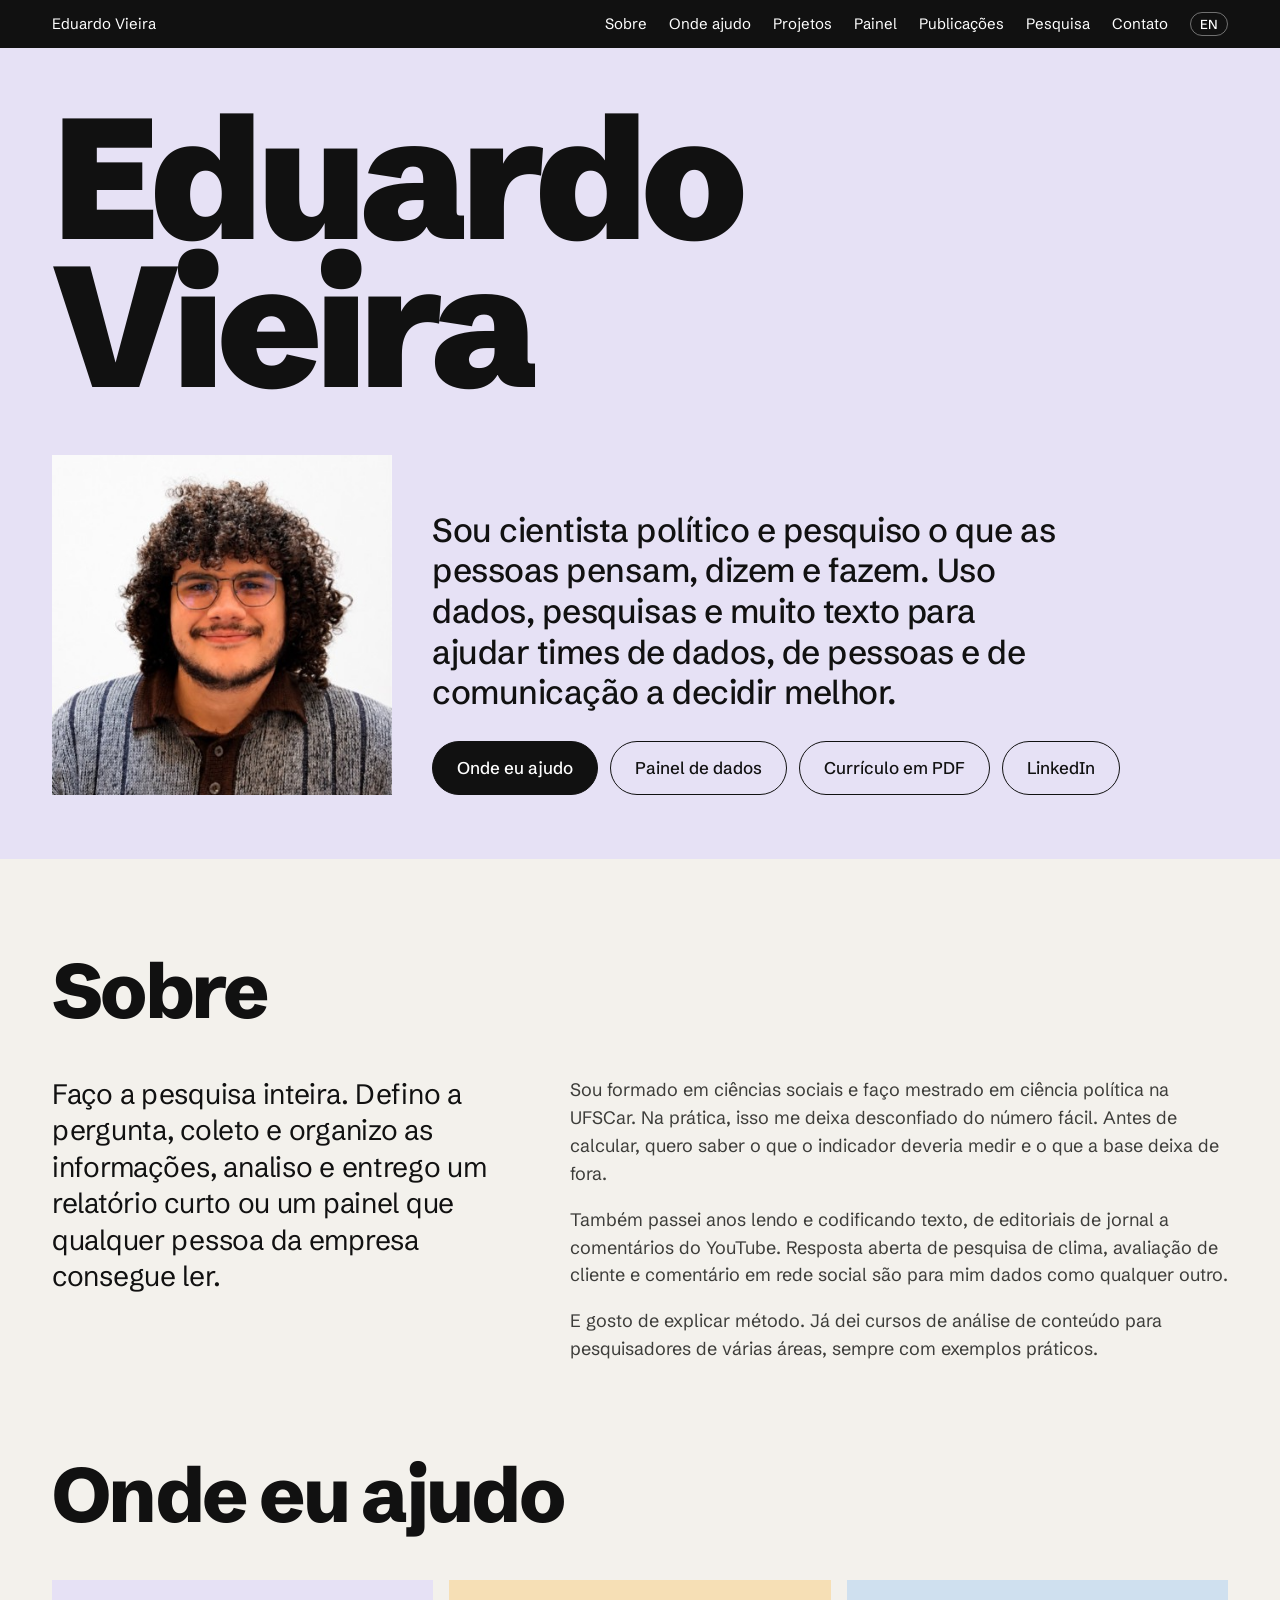
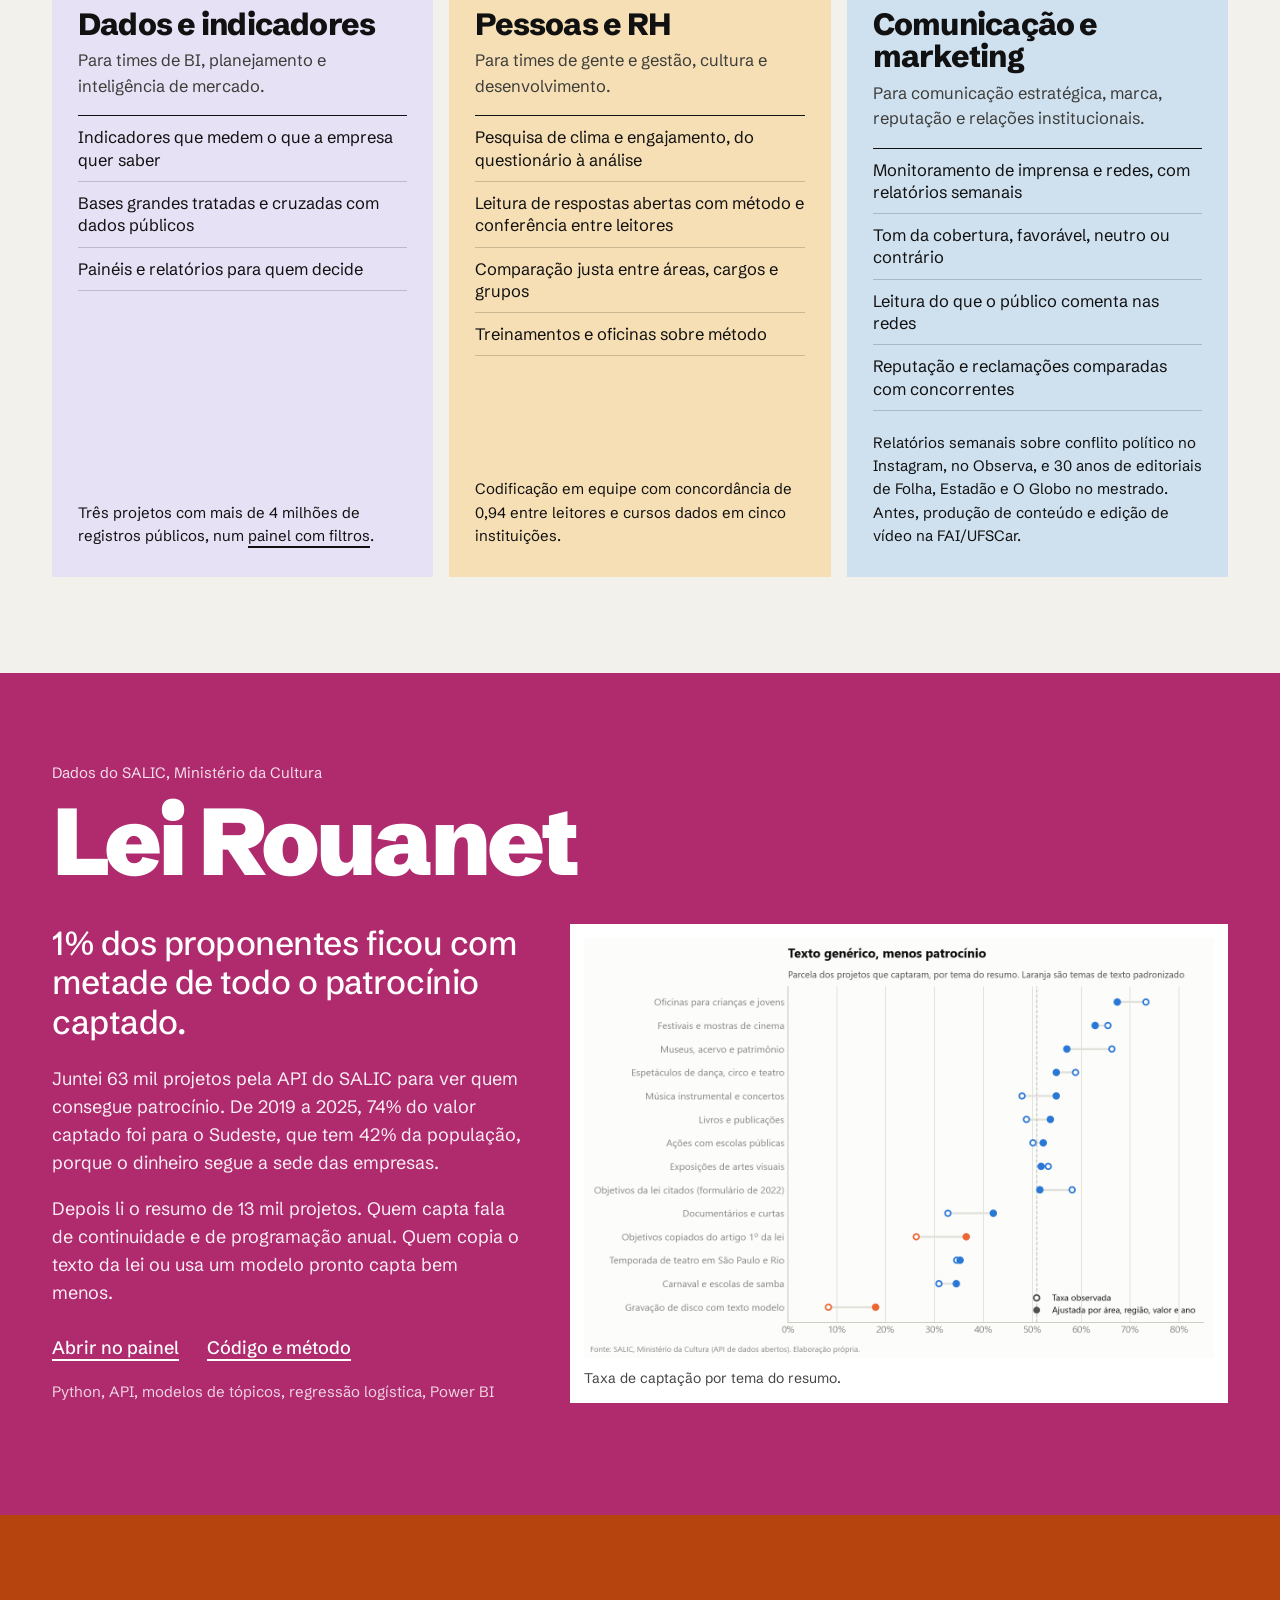
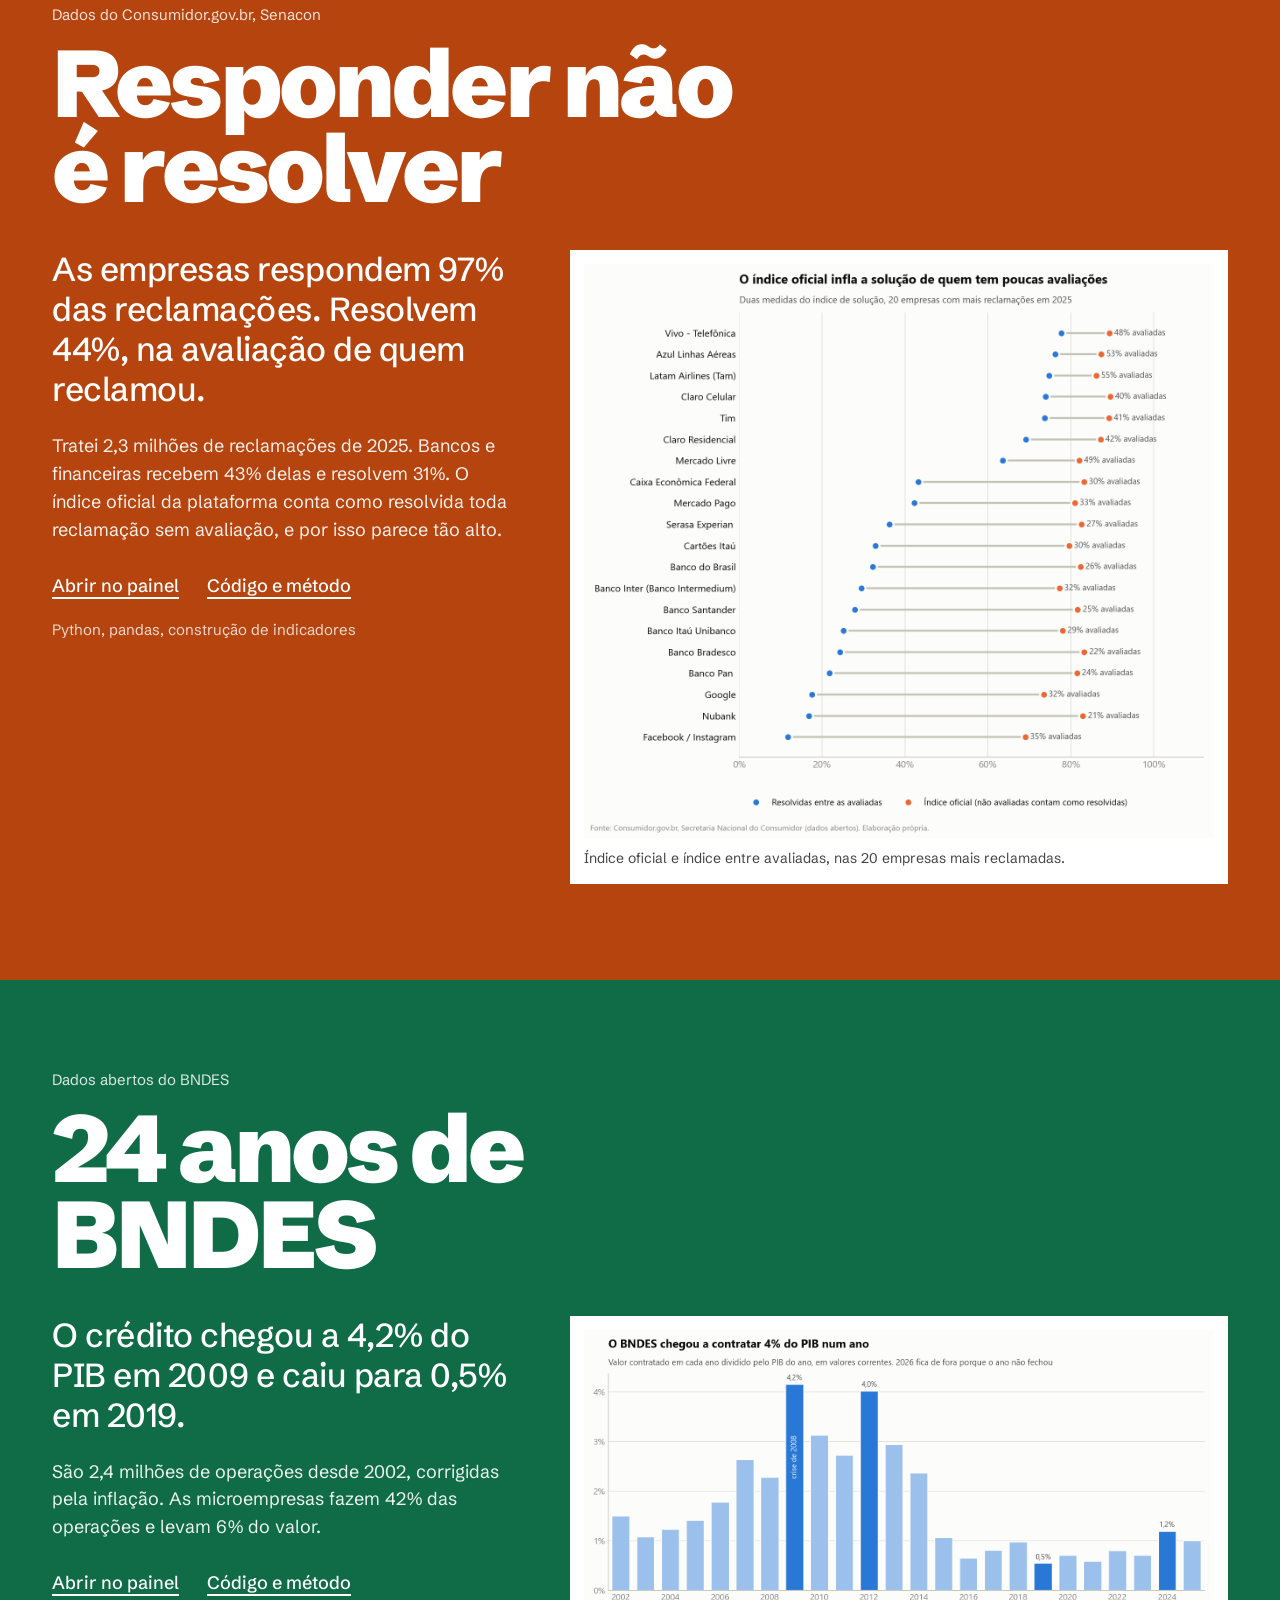
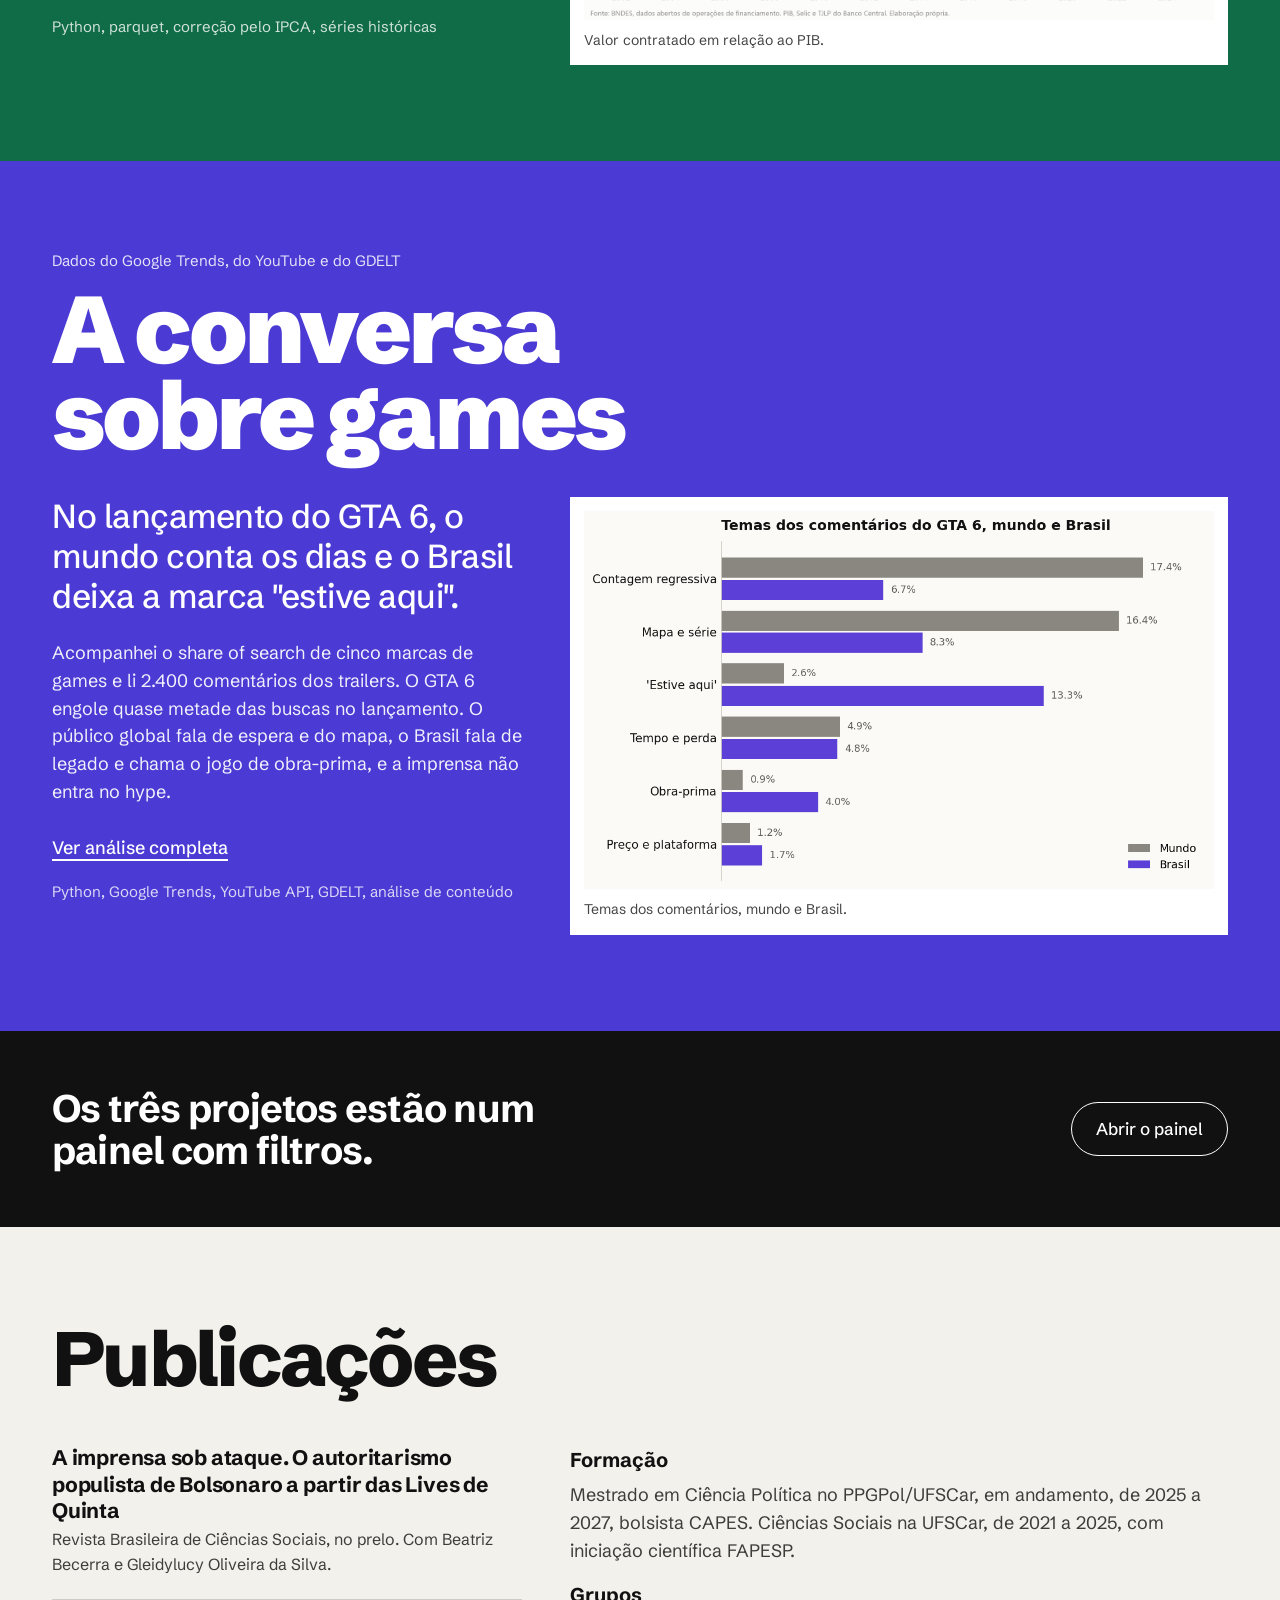
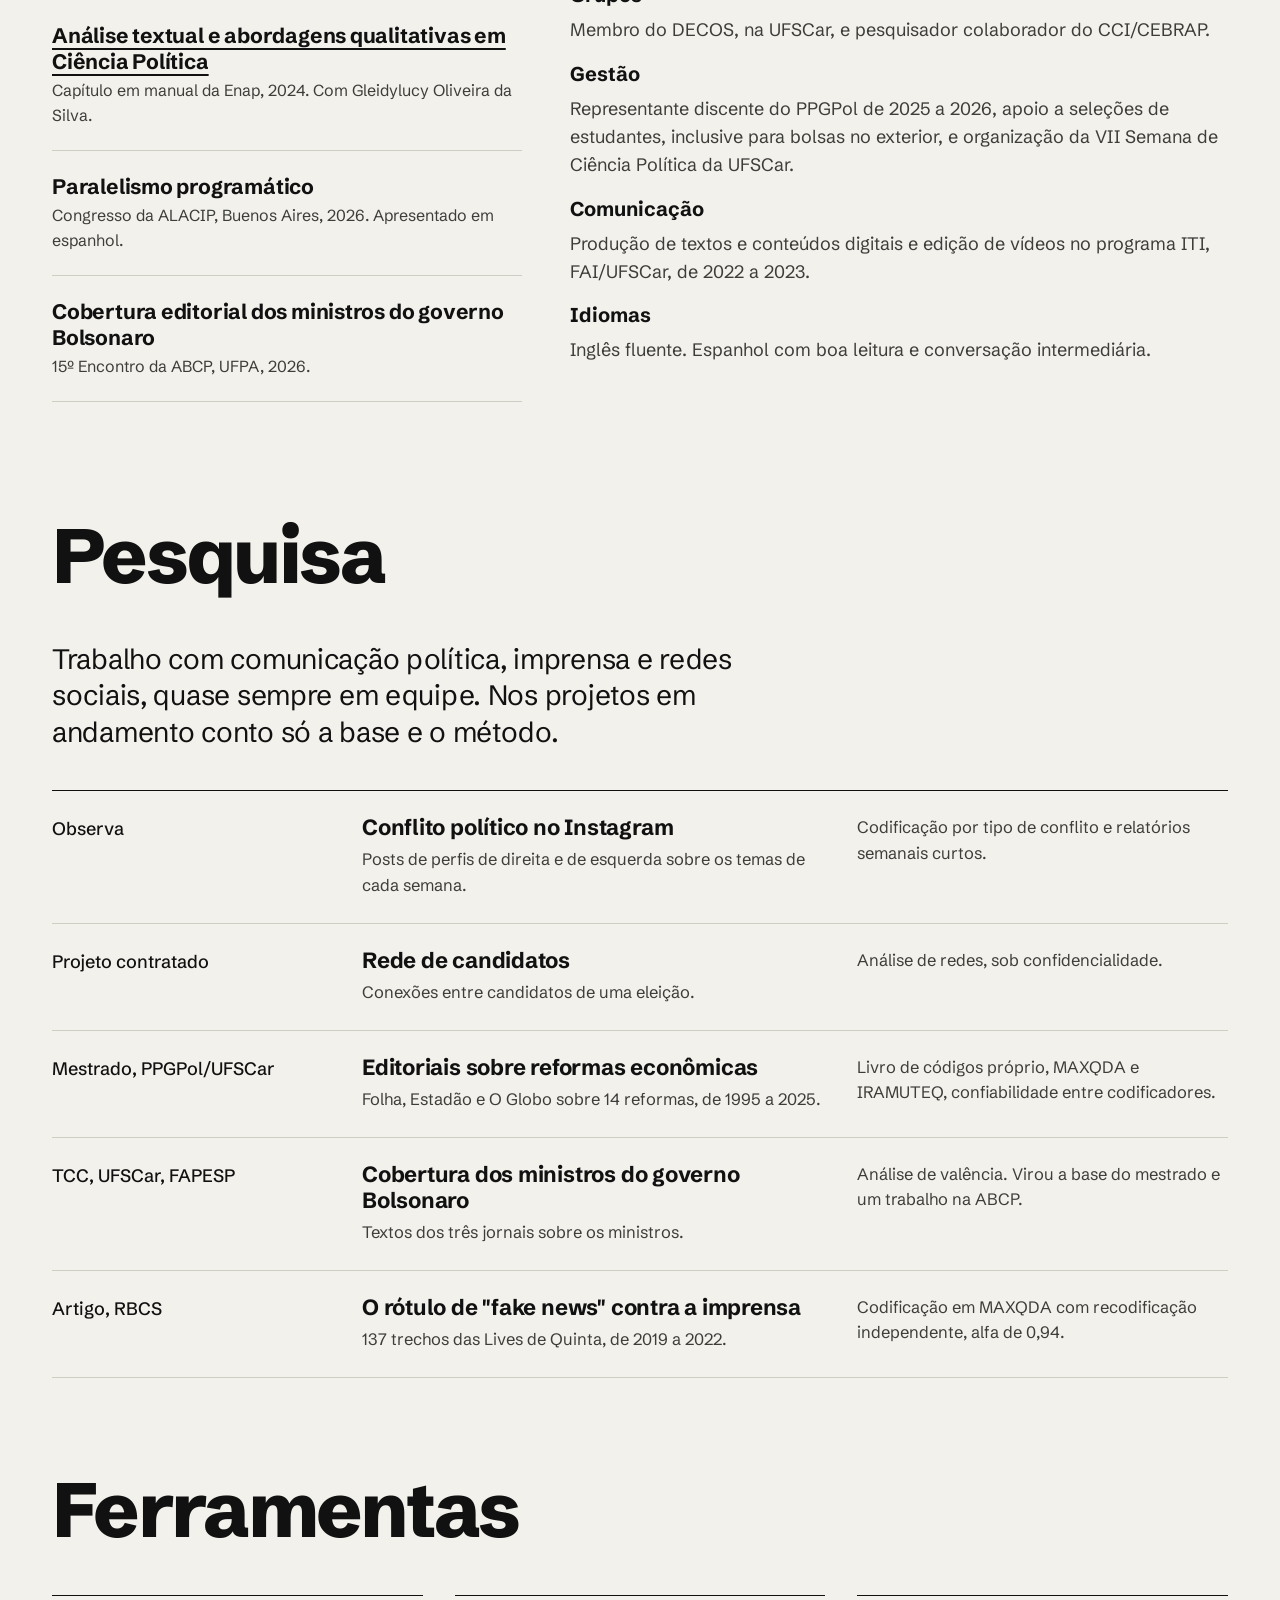
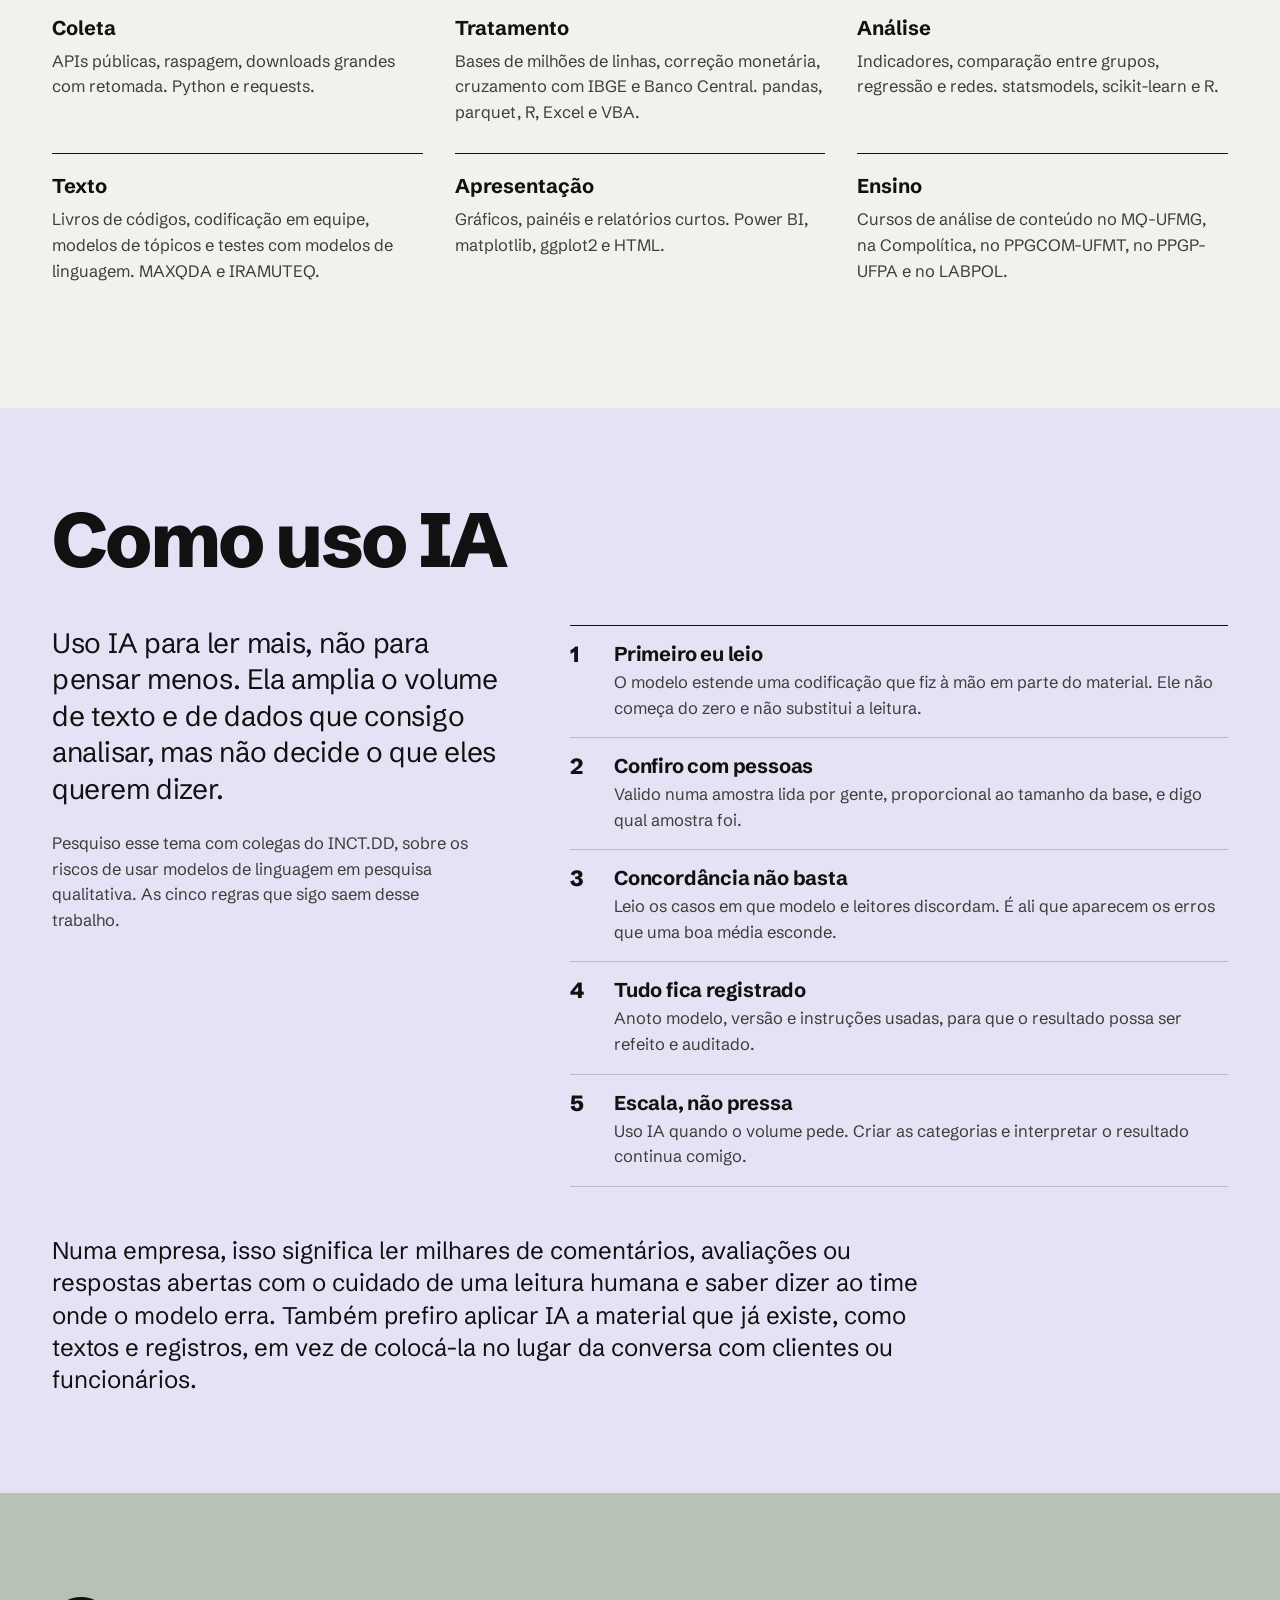
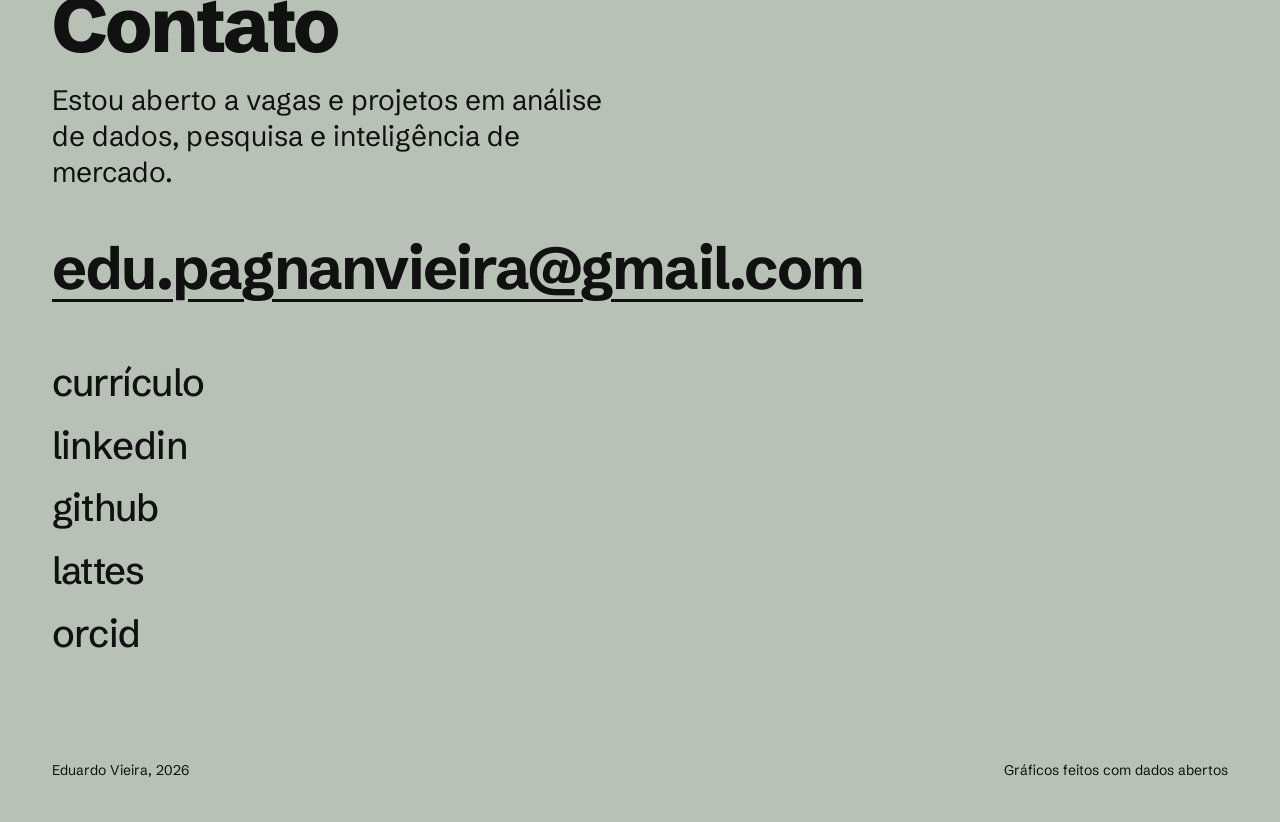
<file: index.html>
<!DOCTYPE html>
<html lang="pt-BR">
<head>
<meta charset="utf-8">
<meta name="viewport" content="width=device-width, initial-scale=1">
<title>Eduardo Vieira</title>
<meta name="description" content="Eduardo Vieira, analista de dados e cientista político. Indicadores, painéis e análise de texto com dados públicos e de redes sociais.">
<meta property="og:type" content="website">
<meta property="og:title" content="Eduardo Vieira">
<meta property="og:description" content="Pesquisa, dados e texto para times de dados, de pessoas e de comunicação.">
<meta property="og:url" content="https://eduardopagvieira.github.io/">
<meta property="og:image" content="https://eduardopagvieira.github.io/img/previa.png">
<meta property="og:image:width" content="1200">
<meta property="og:image:height" content="630">
<meta property="og:locale" content="pt_BR">
<meta name="twitter:card" content="summary_large_image">
<link rel="alternate" hreflang="pt-br" href="https://eduardopagvieira.github.io/">
<link rel="alternate" hreflang="en" href="https://eduardopagvieira.github.io/index.en.html">
<link rel="preconnect" href="https://fonts.googleapis.com">
<link rel="preconnect" href="https://fonts.gstatic.com" crossorigin>
<link href="https://fonts.googleapis.com/css2?family=Schibsted+Grotesk:ital,wght@0,400;0,500;0,700;0,800;0,900;1,400&display=swap" rel="stylesheet">
<link rel="stylesheet" href="estilo.css">
</head>
<body>

<header class="barra">
  <div class="wrap">
    <a href="#inicio">Eduardo Vieira</a>
    <nav aria-label="Seções">
      <a href="#sobre">Sobre</a>
      <a href="#ajudo">Onde ajudo</a>
      <a href="#projetos">Projetos</a>
      <a href="painel.html">Painel</a>
      <a href="#publicacoes">Publicações</a>
      <a href="#pesquisa">Pesquisa</a>
      <a href="#contato">Contato</a>
      <a href="index.en.html" class="lang" hreflang="en" aria-label="English version">EN</a>
    </nav>
  </div>
</header>

<main id="inicio">

  <section class="abertura">
    <div class="wrap">
      <h1 class="nomao">Eduardo<br>Vieira</h1>
      <div class="linha">
        <figure class="foto">
          <span aria-hidden="true">EV</span>
          <img src="img/eduardo.png" alt="Foto de Eduardo Vieira" onerror="this.remove()">
        </figure>
        <div>
          <p class="oi">Sou cientista político e pesquiso o que as pessoas pensam, dizem e fazem. Uso dados, pesquisas e muito texto para ajudar times de dados, de pessoas e de comunicação a decidir melhor.</p>
          <div class="botoes">
            <a class="botao cheio" href="#ajudo">Onde eu ajudo</a>
            <a class="botao" href="painel.html">Painel de dados</a>
            <a class="botao" href="cv.pdf">Currículo em PDF</a>
            <a class="botao" href="https://www.linkedin.com/in/eduardo-felipe-pagnan-vieira-3a5a75254/" rel="me">LinkedIn</a>
          </div>
        </div>
      </div>
    </div>
  </section>

  <section class="bloco" id="sobre">
    <div class="wrap">
      <h2 class="titulo">Sobre</h2>
      <div class="duas">
        <p class="grande">Faço a pesquisa inteira. Defino a pergunta, coleto e organizo as informações, analiso e entrego um relatório curto ou um painel que qualquer pessoa da empresa consegue ler.</p>
        <div class="texto">
          <p>Sou formado em ciências sociais e faço mestrado em ciência política na UFSCar. Na prática, isso me deixa desconfiado do número fácil. Antes de calcular, quero saber o que o indicador deveria medir e o que a base deixa de fora.</p>
          <p>Também passei anos lendo e codificando texto, de editoriais de jornal a comentários do YouTube. Resposta aberta de pesquisa de clima, avaliação de cliente e comentário em rede social são para mim dados como qualquer outro.</p>
          <p>E gosto de explicar método. Já dei cursos de análise de conteúdo para pesquisadores de várias áreas, sempre com exemplos práticos.</p>
        </div>
      </div>
    </div>
  </section>

  <section class="bloco areas" id="ajudo">
    <div class="wrap">
      <h2 class="titulo">Onde eu ajudo</h2>
      <div class="tres-areas">
        <article class="area a-dados">
          <h3>Dados e indicadores</h3>
          <p>Para times de BI, planejamento e inteligência de mercado.</p>
          <ul>
            <li>Indicadores que medem o que a empresa quer saber</li>
            <li>Bases grandes tratadas e cruzadas com dados públicos</li>
            <li>Painéis e relatórios para quem decide</li>
          </ul>
          <p class="prova">Três projetos com mais de 4 milhões de registros públicos, num <a href="painel.html">painel com filtros</a>.</p>
        </article>
        <article class="area a-pessoas">
          <h3>Pessoas e RH</h3>
          <p>Para times de gente e gestão, cultura e desenvolvimento.</p>
          <ul>
            <li>Pesquisa de clima e engajamento, do questionário à análise</li>
            <li>Leitura de respostas abertas com método e conferência entre leitores</li>
            <li>Comparação justa entre áreas, cargos e grupos</li>
            <li>Treinamentos e oficinas sobre método</li>
          </ul>
          <p class="prova">Codificação em equipe com concordância de 0,94 entre leitores e cursos dados em cinco instituições.</p>
        </article>
        <article class="area a-comunicacao">
          <h3>Comunicação e marketing</h3>
          <p>Para comunicação estratégica, marca, reputação e relações institucionais.</p>
          <ul>
            <li>Monitoramento de imprensa e redes, com relatórios semanais</li>
            <li>Tom da cobertura, favorável, neutro ou contrário</li>
            <li>Leitura do que o público comenta nas redes</li>
            <li>Reputação e reclamações comparadas com concorrentes</li>
          </ul>
          <p class="prova">Relatórios semanais sobre conflito político no Instagram, no Observa, e 30 anos de editoriais de Folha, Estadão e O Globo no mestrado. Antes, produção de conteúdo e edição de vídeo na FAI/UFSCar.</p>
        </article>
      </div>
    </div>
  </section>

  <div id="projetos">
    <section class="projeto rouanet" aria-labelledby="p-rouanet">
      <div class="wrap">
        <p class="fonte">Dados do SALIC, Ministério da Cultura</p>
        <h2 id="p-rouanet">Lei Rouanet</h2>
        <div class="duas">
          <div>
            <p class="achado">1% dos proponentes ficou com metade de todo o patrocínio captado.</p>
            <div class="texto">
              <p>Juntei 63 mil projetos pela API do SALIC para ver quem consegue patrocínio. De 2019 a 2025, 74% do valor captado foi para o Sudeste, que tem 42% da população, porque o dinheiro segue a sede das empresas.</p>
              <p>Depois li o resumo de 13 mil projetos. Quem capta fala de continuidade e de programação anual. Quem copia o texto da lei ou usa um modelo pronto capta bem menos.</p>
            </div>
            <div class="links">
              <a href="painel.html#rouanet">Abrir no painel</a>
              <a href="https://github.com/eduardopagvieira/rouanet">Código e método</a>
            </div>
            <p class="ferr">Python, API, modelos de tópicos, regressão logística, Power BI</p>
          </div>
          <figure>
            <img src="img/rouanet_textos.png" alt="Taxa de captação por tema do resumo do projeto. Oficinas para crianças e jovens captam mais, projetos que copiam os objetivos da lei captam 26% e gravação de disco com texto modelo 8%." loading="lazy">
            <figcaption>Taxa de captação por tema do resumo.</figcaption>
          </figure>
        </div>
      </div>
    </section>

    <section class="projeto consumidor" aria-labelledby="p-consumidor">
      <div class="wrap">
        <p class="fonte">Dados do Consumidor.gov.br, Senacon</p>
        <h2 id="p-consumidor">Responder não é resolver</h2>
        <div class="duas">
          <div>
            <p class="achado">As empresas respondem 97% das reclamações. Resolvem 44%, na avaliação de quem reclamou.</p>
            <div class="texto">
              <p>Tratei 2,3 milhões de reclamações de 2025. Bancos e financeiras recebem 43% delas e resolvem 31%. O índice oficial da plataforma conta como resolvida toda reclamação sem avaliação, e por isso parece tão alto.</p>
            </div>
            <div class="links">
              <a href="painel.html#consumidor">Abrir no painel</a>
              <a href="https://github.com/eduardopagvieira/consumidor">Código e método</a>
            </div>
            <p class="ferr">Python, pandas, construção de indicadores</p>
          </div>
          <figure>
            <img src="img/consumidor_indice.png" alt="Para as 20 empresas mais reclamadas, o índice oficial de solução fica perto de 80% e o índice entre avaliadas varia de 12% a 78%." loading="lazy">
            <figcaption>Índice oficial e índice entre avaliadas, nas 20 empresas mais reclamadas.</figcaption>
          </figure>
        </div>
      </div>
    </section>

    <section class="projeto bndes" aria-labelledby="p-bndes">
      <div class="wrap">
        <p class="fonte">Dados abertos do BNDES</p>
        <h2 id="p-bndes">24 anos de BNDES</h2>
        <div class="duas">
          <div>
            <p class="achado">O crédito chegou a 4,2% do PIB em 2009 e caiu para 0,5% em 2019.</p>
            <div class="texto">
              <p>São 2,4 milhões de operações desde 2002, corrigidas pela inflação. As microempresas fazem 42% das operações e levam 6% do valor.</p>
            </div>
            <div class="links">
              <a href="painel.html#bndes">Abrir no painel</a>
              <a href="https://github.com/eduardopagvieira/bndes">Código e método</a>
            </div>
            <p class="ferr">Python, parquet, correção pelo IPCA, séries históricas</p>
          </div>
          <figure>
            <img src="img/bndes_pib.png" alt="Valor contratado pelo BNDES em relação ao PIB, de 2002 a 2025, com picos de 4,2% em 2009 e 4,0% em 2012." loading="lazy">
            <figcaption>Valor contratado em relação ao PIB.</figcaption>
          </figure>
        </div>
      </div>
    </section>

    <section class="projeto games" aria-labelledby="p-games">
      <div class="wrap">
        <p class="fonte">Dados do Google Trends, do YouTube e do GDELT</p>
        <h2 id="p-games">A conversa sobre games</h2>
        <div class="duas">
          <div>
            <p class="achado">No lançamento do GTA 6, o mundo conta os dias e o Brasil deixa a marca "estive aqui".</p>
            <div class="texto">
              <p>Acompanhei o share of search de cinco marcas de games e li 2.400 comentários dos trailers. O GTA 6 engole quase metade das buscas no lançamento. O público global fala de espera e do mapa, o Brasil fala de legado e chama o jogo de obra-prima, e a imprensa não entra no hype.</p>
            </div>
            <div class="links">
              <a href="brand.html">Ver análise completa</a>
            </div>
            <p class="ferr">Python, Google Trends, YouTube API, GDELT, análise de conteúdo</p>
          </div>
          <figure>
            <img src="img/brand_preview.png" alt="Temas dos comentários do GTA 6, mundo e Brasil. O público brasileiro usa estive aqui em 13% dos comentários contra 3% no mundo, e chama o jogo de obra-prima quatro vezes mais." loading="lazy">
            <figcaption>Temas dos comentários, mundo e Brasil.</figcaption>
          </figure>
        </div>
      </div>
    </section>
  </div>

  <section class="ponte">
    <div class="wrap">
      <p>Os três projetos estão num painel com filtros.</p>
      <a class="botao" href="painel.html">Abrir o painel</a>
    </div>
  </section>

  <section class="bloco" id="publicacoes">
    <div class="wrap">
      <h2 class="titulo">Publicações</h2>
      <div class="duas">
        <ul class="pubs">
          <li><div class="t">A imprensa sob ataque. O autoritarismo populista de Bolsonaro a partir das Lives de Quinta</div><div class="w">Revista Brasileira de Ciências Sociais, no prelo. Com Beatriz Becerra e Gleidylucy Oliveira da Silva.</div></li>
          <li><div class="t"><a href="https://repositorio.enap.gov.br/handle/1/8513">Análise textual e abordagens qualitativas em Ciência Política</a></div><div class="w">Capítulo em manual da Enap, 2024. Com Gleidylucy Oliveira da Silva.</div></li>
          <li><div class="t">Paralelismo programático</div><div class="w">Congresso da ALACIP, Buenos Aires, 2026. Apresentado em espanhol.</div></li>
          <li><div class="t">Cobertura editorial dos ministros do governo Bolsonaro</div><div class="w">15º Encontro da ABCP, UFPA, 2026.</div></li>
        </ul>
        <div class="formacao">
          <h3>Formação</h3>
          <p>Mestrado em Ciência Política no PPGPol/UFSCar, em andamento, de 2025 a 2027, bolsista CAPES. Ciências Sociais na UFSCar, de 2021 a 2025, com iniciação científica FAPESP.</p>
          <h3>Grupos</h3>
          <p>Membro do DECOS, na UFSCar, e pesquisador colaborador do CCI/CEBRAP.</p>
          <h3>Gestão</h3>
          <p>Representante discente do PPGPol de 2025 a 2026, apoio a seleções de estudantes, inclusive para bolsas no exterior, e organização da VII Semana de Ciência Política da UFSCar.</p>
          <h3>Comunicação</h3>
          <p>Produção de textos e conteúdos digitais e edição de vídeos no programa ITI, FAI/UFSCar, de 2022 a 2023.</p>
          <h3>Idiomas</h3>
          <p>Inglês fluente. Espanhol com boa leitura e conversação intermediária.</p>
        </div>
      </div>
    </div>
  </section>

  <section class="bloco" id="pesquisa" style="padding-top:0">
    <div class="wrap">
      <h2 class="titulo">Pesquisa</h2>
      <p class="grande" style="max-width:40ch;margin-bottom:40px">Trabalho com comunicação política, imprensa e redes sociais, quase sempre em equipe. Nos projetos em andamento conto só a base e o método.</p>
      <ul class="lista">
        <li><span class="onde">Observa</span><div><h3>Conflito político no Instagram</h3><p>Posts de perfis de direita e de esquerda sobre os temas de cada semana.</p></div><p>Codificação por tipo de conflito e relatórios semanais curtos.</p></li>
        <li><span class="onde">Projeto contratado</span><div><h3>Rede de candidatos</h3><p>Conexões entre candidatos de uma eleição.</p></div><p>Análise de redes, sob confidencialidade.</p></li>
        <li><span class="onde">Mestrado, PPGPol/UFSCar</span><div><h3>Editoriais sobre reformas econômicas</h3><p>Folha, Estadão e O Globo sobre 14 reformas, de 1995 a 2025.</p></div><p>Livro de códigos próprio, MAXQDA e IRAMUTEQ, confiabilidade entre codificadores.</p></li>
        <li><span class="onde">TCC, UFSCar, FAPESP</span><div><h3>Cobertura dos ministros do governo Bolsonaro</h3><p>Textos dos três jornais sobre os ministros.</p></div><p>Análise de valência. Virou a base do mestrado e um trabalho na ABCP.</p></li>
        <li><span class="onde">Artigo, RBCS</span><div><h3>O rótulo de "fake news" contra a imprensa</h3><p>137 trechos das Lives de Quinta, de 2019 a 2022.</p></div><p>Codificação em MAXQDA com recodificação independente, alfa de 0,94.</p></li>
      </ul>
    </div>
  </section>

  <section class="bloco" style="padding-top:0">
    <div class="wrap">
      <h2 class="titulo">Ferramentas</h2>
      <div class="ferramentas">
        <div><h3>Coleta</h3><p>APIs públicas, raspagem, downloads grandes com retomada. Python e requests.</p></div>
        <div><h3>Tratamento</h3><p>Bases de milhões de linhas, correção monetária, cruzamento com IBGE e Banco Central. pandas, parquet, R, Excel e VBA.</p></div>
        <div><h3>Análise</h3><p>Indicadores, comparação entre grupos, regressão e redes. statsmodels, scikit-learn e R.</p></div>
        <div><h3>Texto</h3><p>Livros de códigos, codificação em equipe, modelos de tópicos e testes com modelos de linguagem. MAXQDA e IRAMUTEQ.</p></div>
        <div><h3>Apresentação</h3><p>Gráficos, painéis e relatórios curtos. Power BI, matplotlib, ggplot2 e HTML.</p></div>
        <div><h3>Ensino</h3><p>Cursos de análise de conteúdo no MQ-UFMG, na Compolítica, no PPGCOM-UFMT, no PPGP-UFPA e no LABPOL.</p></div>
      </div>
    </div>
  </section>

  <section class="bloco ia" id="ia">
    <div class="wrap">
      <h2 class="titulo">Como uso IA</h2>
      <div class="duas">
        <div>
          <p class="grande">Uso IA para ler mais, não para pensar menos. Ela amplia o volume de texto e de dados que consigo analisar, mas não decide o que eles querem dizer.</p>
          <p class="ia-nota">Pesquiso esse tema com colegas do INCT.DD, sobre os riscos de usar modelos de linguagem em pesquisa qualitativa. As cinco regras que sigo saem desse trabalho.</p>
        </div>
        <ol class="regras">
          <li><h3>Primeiro eu leio</h3><p>O modelo estende uma codificação que fiz à mão em parte do material. Ele não começa do zero e não substitui a leitura.</p></li>
          <li><h3>Confiro com pessoas</h3><p>Valido numa amostra lida por gente, proporcional ao tamanho da base, e digo qual amostra foi.</p></li>
          <li><h3>Concordância não basta</h3><p>Leio os casos em que modelo e leitores discordam. É ali que aparecem os erros que uma boa média esconde.</p></li>
          <li><h3>Tudo fica registrado</h3><p>Anoto modelo, versão e instruções usadas, para que o resultado possa ser refeito e auditado.</p></li>
          <li><h3>Escala, não pressa</h3><p>Uso IA quando o volume pede. Criar as categorias e interpretar o resultado continua comigo.</p></li>
        </ol>
      </div>
      <p class="ia-empresa">Numa empresa, isso significa ler milhares de comentários, avaliações ou respostas abertas com o cuidado de uma leitura humana e saber dizer ao time onde o modelo erra. Também prefiro aplicar IA a material que já existe, como textos e registros, em vez de colocá-la no lugar da conversa com clientes ou funcionários.</p>
    </div>
  </section>

  <section class="contato" id="contato">
    <div class="wrap">
      <h2 class="titulo">Contato</h2>
      <p class="convite">Estou aberto a vagas e projetos em análise de dados, pesquisa e inteligência de mercado.</p>
      <a class="mail" href="mailto:edu.pagnanvieira@gmail.com">edu.pagnanvieira@gmail.com</a>
      <ul class="redes">
        <li><a href="cv.pdf">currículo</a></li>
        <li><a href="https://www.linkedin.com/in/eduardo-felipe-pagnan-vieira-3a5a75254/" rel="me">linkedin</a></li>
        <li><a href="https://github.com/eduardopagvieira">github</a></li>
        <li><a href="http://lattes.cnpq.br/2723181992829140">lattes</a></li>
        <li><a href="https://orcid.org/0009-0004-6524-0010">orcid</a></li>
      </ul>
      <div class="rodape">
        <span>Eduardo Vieira, 2026</span>
        <span>Gráficos feitos com dados abertos</span>
      </div>
    </div>
  </section>

</main>
</body>
</html>
</file>
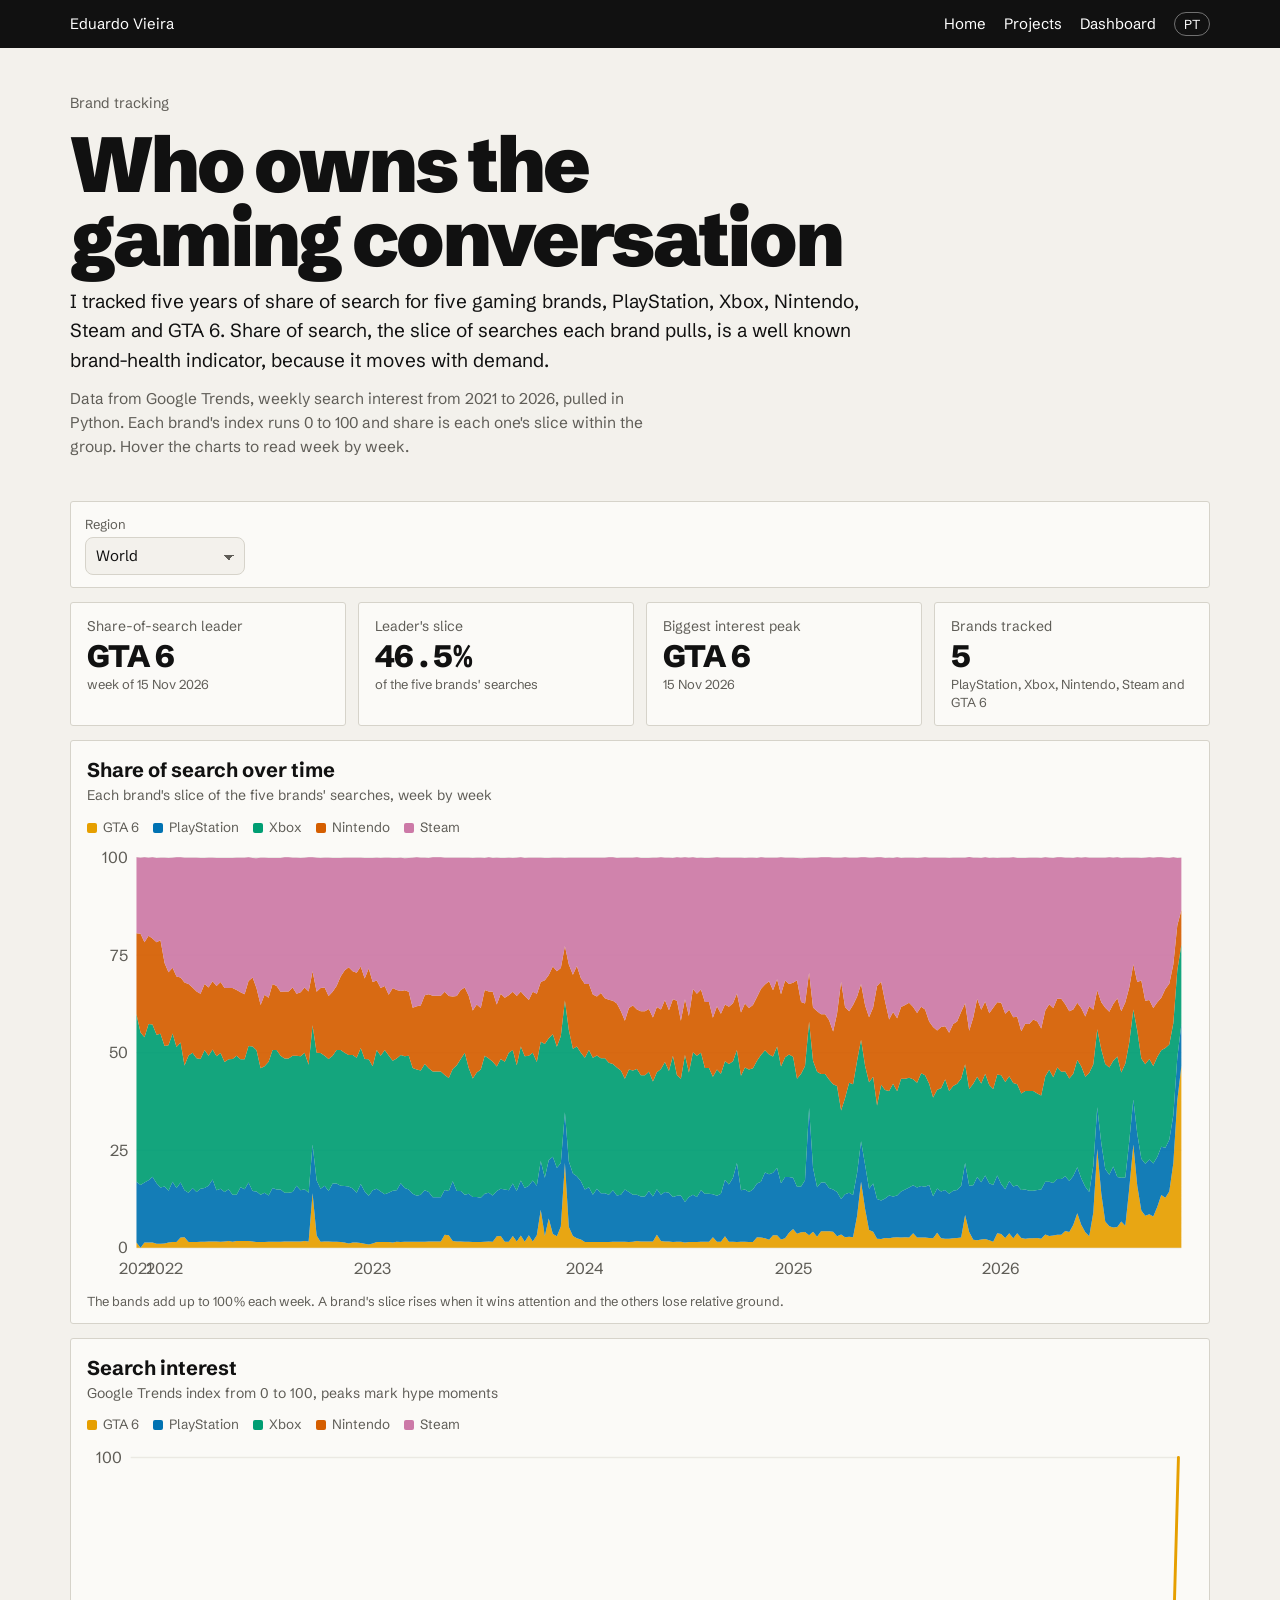
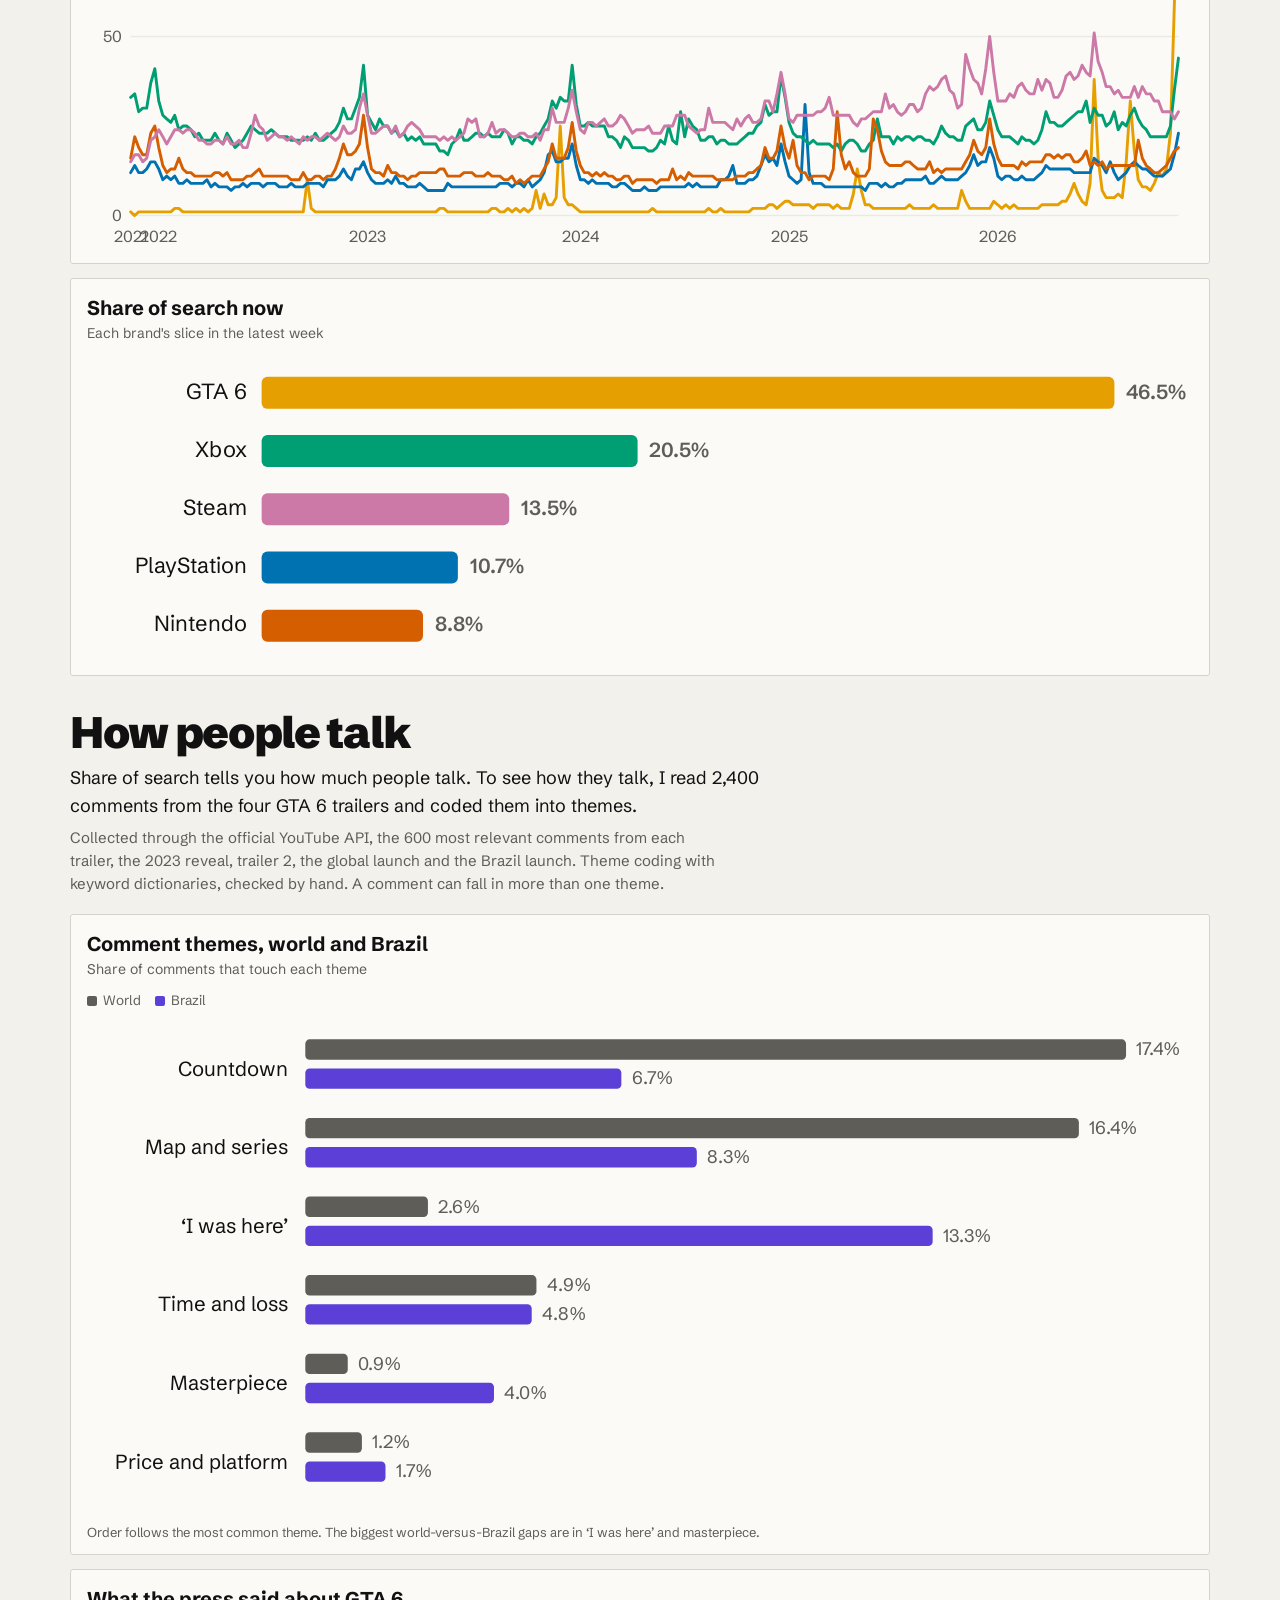
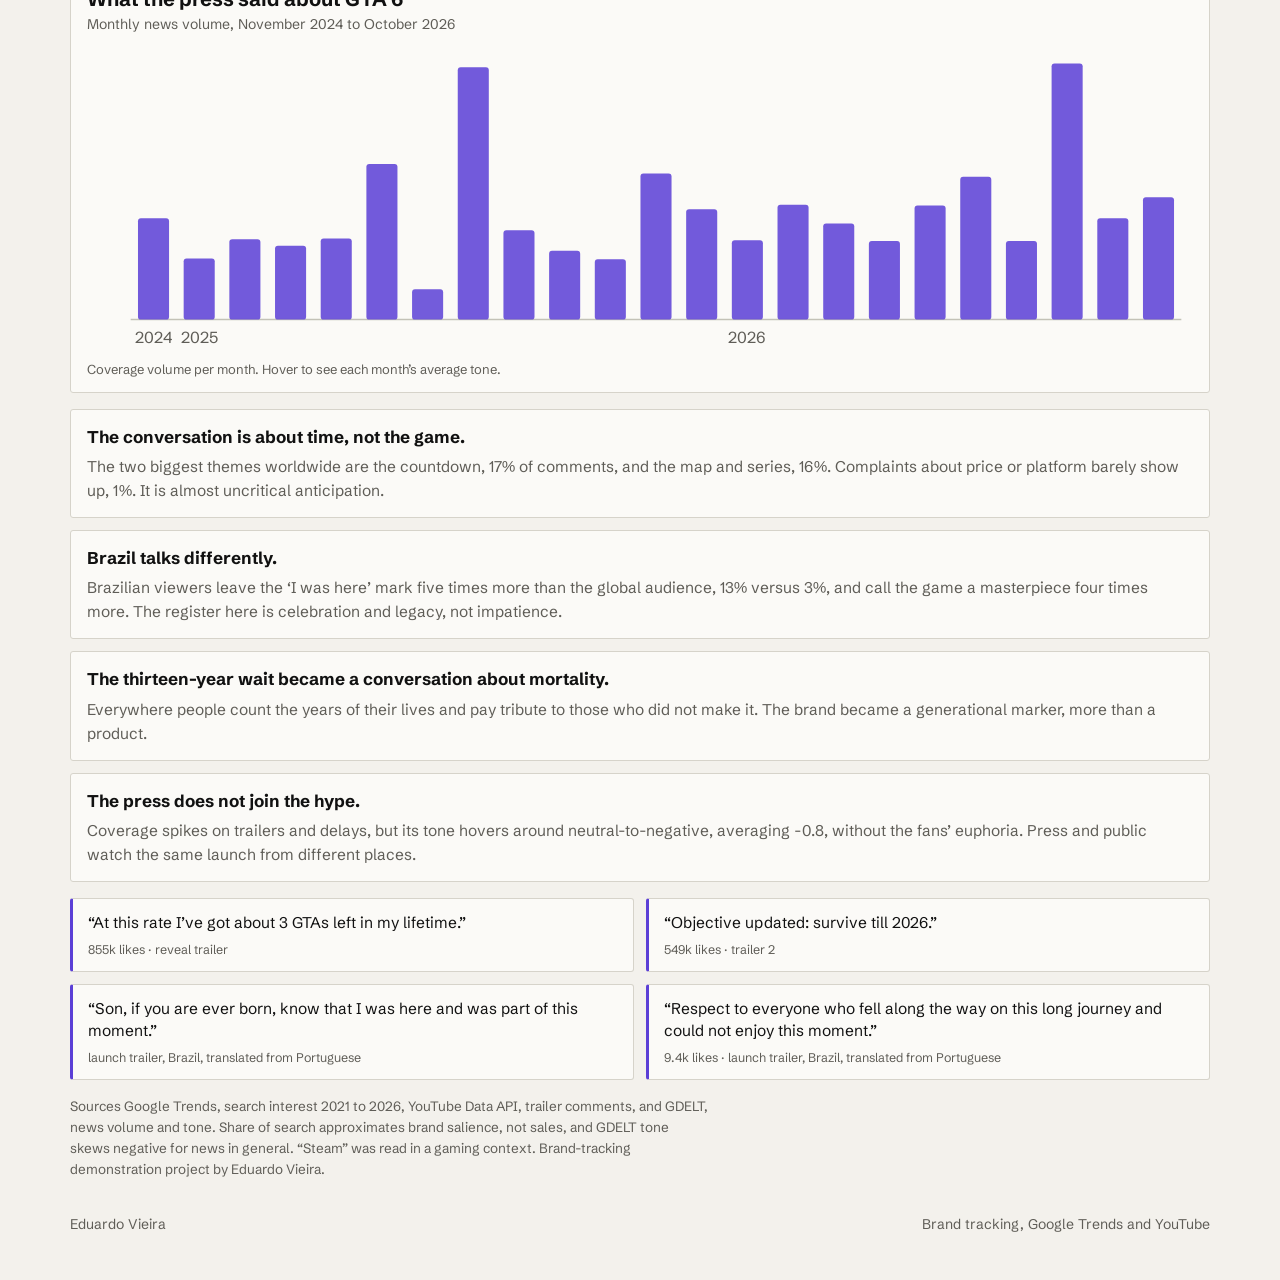
<file: brand.en.html>
<!DOCTYPE html>
<html lang="en">
<head>
<meta charset="utf-8">
<meta name="viewport" content="width=device-width, initial-scale=1">
<title>Brand tracking, games</title>
<meta name="description" content="Share of search for five gaming brands, PlayStation, Xbox, Nintendo, Steam and GTA 6, tracked over five years with Google Trends.">
<link rel="alternate" hreflang="pt-BR" href="https://eduardopagvieira.github.io/brand.html">
<link rel="alternate" hreflang="en" href="https://eduardopagvieira.github.io/brand.en.html">
<link rel="preconnect" href="https://fonts.googleapis.com">
<link rel="preconnect" href="https://fonts.gstatic.com" crossorigin>
<link href="https://fonts.googleapis.com/css2?family=Schibsted+Grotesk:wght@400;500;700;800;900&display=swap" rel="stylesheet">
<style>
:root{
  --bg:#f3f1ec; --surface:#fbfaf7; --ink:#111111; --muted:#5f5d57; --line:#d6d3ca; --brand:#5b3fd6;
  --grid:#ebe9e3; --axis:#c3c2b7;
  --c-gta:#e69f00; --c-ps:#0072b2; --c-xbox:#009e73; --c-nin:#d55e00; --c-steam:#cc79a7;
  --font-display:"Schibsted Grotesk","Helvetica Neue",Arial,sans-serif;
  --font-body:"Schibsted Grotesk","Helvetica Neue",Arial,sans-serif;
  color-scheme:light;
}
@media (prefers-color-scheme: dark){
  :root:not([data-theme="light"]){
    --bg:#141414; --surface:#1c1c1c; --ink:#eeeeea; --muted:#a3a19a; --line:#333331; --brand:#a996ff;
    --grid:#262930; --axis:#3a3e47;
    --c-gta:#f0b84e; --c-ps:#4ea6e0; --c-xbox:#38c99b; --c-nin:#ff7a3c; --c-steam:#e59cc4;
    color-scheme:dark;
  }
}
:root[data-theme="dark"]{
  --bg:#141414; --surface:#1c1c1c; --ink:#eeeeea; --muted:#a3a19a; --line:#333331; --brand:#a996ff;
  --grid:#262930; --axis:#3a3e47;
  --c-gta:#f0b84e; --c-ps:#4ea6e0; --c-xbox:#38c99b; --c-nin:#ff7a3c; --c-steam:#e59cc4;
  color-scheme:dark;
}
*{box-sizing:border-box}
html{-webkit-text-size-adjust:100%}
body{margin:0;background:var(--bg);color:var(--ink);font-family:var(--font-body);font-size:17px;line-height:1.55}
a{color:var(--brand);text-underline-offset:3px}
a:focus-visible,button:focus-visible,select:focus-visible{outline:2px solid var(--brand);outline-offset:2px;border-radius:4px}
.wrap{max-width:1180px;margin:0 auto;padding:0 20px}
header.top{position:sticky;top:0;z-index:5;background:#111;color:#fff}
header.top .wrap{display:flex;justify-content:space-between;align-items:center;gap:14px;flex-wrap:wrap;padding-top:12px;padding-bottom:12px}
.mark{font-size:15px;color:#fff;text-decoration:none}
nav{display:flex;gap:18px;flex-wrap:wrap;font-size:15px}
nav a{color:#fff;text-decoration:none;font-weight:400}
nav a:hover,nav a[aria-current]{color:#fff;text-decoration:underline;text-underline-offset:5px}
nav a.lang{border:1px solid rgba(255,255,255,.4);border-radius:999px;padding:1px 9px;font-size:13px}
nav a.lang:hover{background:#fff;color:#111;text-decoration:none}
.intro{padding:44px 0 20px;display:grid;gap:12px}
.eyebrow{font-size:14.5px;color:var(--muted);margin:0}
.intro h1{font-family:var(--font-display);font-weight:900;font-size:clamp(38px,6.1vw,78px);line-height:.95;margin:0;letter-spacing:-.04em;text-wrap:balance}
.intro p.lede{margin:0;max-width:66ch;font-size:19px}
.intro p.como{margin:0;max-width:66ch;font-size:15.5px;color:var(--muted)}
.filtros{display:flex;flex-wrap:wrap;gap:10px 14px;align-items:end;background:var(--surface);border:1px solid var(--line);border-radius:3px;padding:12px 14px;margin:22px 0 14px}
.filtros label{display:grid;gap:3px;font-size:13px;color:var(--muted)}
.filtros select{font:inherit;font-size:15px;color:var(--ink);background:var(--bg);border:1px solid var(--line);border-radius:8px;padding:6px 30px 6px 10px;min-width:160px;appearance:none;
  background-image:linear-gradient(45deg,transparent 50%,var(--muted) 50%),linear-gradient(135deg,var(--muted) 50%,transparent 50%);background-position:calc(100% - 15px) 55%,calc(100% - 10px) 55%;background-size:5px 5px;background-repeat:no-repeat}
.kpis{display:grid;grid-template-columns:repeat(4,minmax(0,1fr));gap:12px;margin-bottom:14px}
.kpi{background:var(--surface);border:1px solid var(--line);border-radius:3px;padding:14px 16px}
.kpi .rot{font-size:14px;color:var(--muted);line-height:1.3}
.kpi .val{font-family:var(--font-display);font-weight:800;letter-spacing:-.02em;font-size:clamp(23px,2.5vw,31px);line-height:1.15;font-variant-numeric:tabular-nums;margin-top:4px}
.kpi .obs{font-size:13px;color:var(--muted);margin-top:2px;line-height:1.35}
.grade{display:grid;grid-template-columns:repeat(2,minmax(0,1fr));gap:14px}
.card{background:var(--surface);border:1px solid var(--line);border-radius:3px;padding:16px 16px 12px;min-width:0}
.card.largo{grid-column:1/-1}
.card h3{font-family:var(--font-display);font-weight:700;font-size:20px;line-height:1.25;margin:0}
.card .sub{font-size:14px;color:var(--muted);margin:3px 0 10px}
.legenda{display:flex;flex-wrap:wrap;gap:5px 14px;font-size:13.5px;color:var(--muted);margin:0 0 8px}
.legenda span{display:inline-flex;align-items:center}
.legenda span::before{content:"";display:inline-block;width:10px;height:10px;border-radius:2px;background:var(--cor);margin-right:6px}
.grafico{width:100%;position:relative}
.grafico svg{display:block;width:100%;height:auto;overflow:visible}
.grafico text{font-family:var(--font-body)}
.nota{font-size:13px;color:var(--muted);margin:8px 0 0}
.fonte{font-size:13.5px;color:var(--muted);margin:16px 0 0;max-width:80ch}
.tt{position:fixed;z-index:20;pointer-events:none;background:var(--ink);color:var(--bg);font-size:13.5px;line-height:1.4;padding:7px 10px;border-radius:8px;max-width:260px;opacity:0;transition:opacity .08s;font-variant-numeric:tabular-nums}
.tt b{display:block;font-weight:600;margin-bottom:3px}
.tt .lin{display:flex;align-items:center;gap:6px;justify-content:space-between}
.tt .lin em{display:flex;align-items:center;gap:6px;font-style:normal}
.tt .lin i{width:9px;height:9px;border-radius:2px;display:inline-block}
.tt .lin b{display:inline;font-weight:600;margin:0}
footer{padding:34px 0 44px;color:var(--muted);font-size:14px}
footer .wrap{display:flex;flex-wrap:wrap;gap:10px 26px;justify-content:space-between}
.secq{margin-top:34px}
.secq h2{font-family:var(--font-display);font-weight:900;font-size:clamp(28px,3.6vw,44px);line-height:1;letter-spacing:-.03em;margin:0 0 10px}
.secq .lede2{margin:0 0 4px;max-width:70ch;font-size:18px}
.secq .como{margin:6px 0 18px;max-width:72ch;font-size:15px;color:var(--muted)}
.achados{display:grid;gap:12px;margin:16px 0 0}
.achado{background:var(--surface);border:1px solid var(--line);border-radius:3px;padding:14px 16px}
.achado b{font-family:var(--font-display);font-size:17px}
.achado p{margin:5px 0 0;color:var(--muted);font-size:15.5px}
.citacoes{display:grid;grid-template-columns:repeat(2,1fr);gap:12px;margin-top:16px}
.cit{background:var(--surface);border:1px solid var(--line);border-left:3px solid var(--brand);border-radius:3px;padding:13px 15px;font-size:15.5px;line-height:1.4}
.cit .q{font-style:normal}
.cit .m{font-size:12.5px;color:var(--muted);margin-top:7px}
@media (max-width:900px){.kpis{grid-template-columns:repeat(2,minmax(0,1fr))}.grade{grid-template-columns:1fr}}
@media (max-width:700px){.citacoes{grid-template-columns:1fr}}
@media (max-width:520px){body{font-size:16px}.filtros select{min-width:0;width:100%}.filtros label{flex:1 1 140px}}
</style>
</head>
<body>
<header class="top">
  <div class="wrap">
    <a class="mark" href="index.en.html">Eduardo Vieira</a>
    <nav aria-label="Sections">
      <a href="index.en.html">Home</a>
      <a href="index.en.html#projetos">Projects</a>
      <a href="painel.en.html">Dashboard</a>
      <a href="brand.html" class="lang" hreflang="pt-BR">PT</a>
    </nav>
  </div>
</header>
<main class="wrap">
  <div class="intro">
    <p class="eyebrow">Brand tracking</p>
    <h1>Who owns the gaming conversation</h1>
    <p class="lede">I tracked five years of share of search for five gaming brands, PlayStation, Xbox, Nintendo, Steam and GTA 6. Share of search, the slice of searches each brand pulls, is a well known brand-health indicator, because it moves with demand.</p>
    <p class="como">Data from Google Trends, weekly search interest from 2021 to 2026, pulled in Python. Each brand's index runs 0 to 100 and share is each one's slice within the group. Hover the charts to read week by week.</p>
  </div>

  <div class="filtros">
    <label>Region<select id="f-reg"><option value="world">World</option><option value="brazil">Brazil</option></select></label>
  </div>

  <div class="kpis" id="kpis"></div>

  <div class="grade">
    <div class="card largo">
      <h3>Share of search over time</h3>
      <p class="sub">Each brand's slice of the five brands' searches, week by week</p>
      <div class="legenda" id="leg1"></div>
      <div class="grafico" id="g-share"></div>
      <p class="nota">The bands add up to 100% each week. A brand's slice rises when it wins attention and the others lose relative ground.</p>
    </div>
    <div class="card largo">
      <h3>Search interest</h3>
      <p class="sub">Google Trends index from 0 to 100, peaks mark hype moments</p>
      <div class="legenda" id="leg2"></div>
      <div class="grafico" id="g-index"></div>
    </div>
    <div class="card largo">
      <h3>Share of search now</h3>
      <p class="sub">Each brand's slice in the latest week</p>
      <div class="grafico" id="g-bars"></div>
    </div>
  </div>

  <section class="secq">
    <h2>How people talk</h2>
    <p class="lede2">Share of search tells you how much people talk. To see how they talk, I read 2,400 comments from the four GTA 6 trailers and coded them into themes.</p>
    <p class="como">Collected through the official YouTube API, the 600 most relevant comments from each trailer, the 2023 reveal, trailer 2, the global launch and the Brazil launch. Theme coding with keyword dictionaries, checked by hand. A comment can fall in more than one theme.</p>
    <div class="grade">
      <div class="card largo">
        <h3>Comment themes, world and Brazil</h3>
        <p class="sub">Share of comments that touch each theme</p>
        <div class="legenda" id="leg4"></div>
        <div class="grafico" id="g-themes"></div>
        <p class="nota">Order follows the most common theme. The biggest world-versus-Brazil gaps are in ‘I was here’ and masterpiece.</p>
      </div>
      <div class="card largo">
        <h3>What the press said about GTA 6</h3>
        <p class="sub">Monthly news volume, November 2024 to October 2026</p>
        <div class="grafico" id="g-news"></div>
        <p class="nota">Coverage volume per month. Hover to see each month’s average tone.</p>
      </div>
    </div>
    <div class="achados"><div class="achado"><b>The conversation is about time, not the game.</b><p>The two biggest themes worldwide are the countdown, 17% of comments, and the map and series, 16%. Complaints about price or platform barely show up, 1%. It is almost uncritical anticipation.</p></div><div class="achado"><b>Brazil talks differently.</b><p>Brazilian viewers leave the ‘I was here’ mark five times more than the global audience, 13% versus 3%, and call the game a masterpiece four times more. The register here is celebration and legacy, not impatience.</p></div><div class="achado"><b>The thirteen-year wait became a conversation about mortality.</b><p>Everywhere people count the years of their lives and pay tribute to those who did not make it. The brand became a generational marker, more than a product.</p></div><div class="achado"><b>The press does not join the hype.</b><p>Coverage spikes on trailers and delays, but its tone hovers around neutral-to-negative, averaging -0.8, without the fans’ euphoria. Press and public watch the same launch from different places.</p></div></div>
    <div class="citacoes"><div class="cit"><div class="q">“At this rate I’ve got about 3 GTAs left in my lifetime.”</div><div class="m">855k likes · reveal trailer</div></div><div class="cit"><div class="q">“Objective updated: survive till 2026.”</div><div class="m">549k likes · trailer 2</div></div><div class="cit"><div class="q">“Son, if you are ever born, know that I was here and was part of this moment.”</div><div class="m">launch trailer, Brazil, translated from Portuguese</div></div><div class="cit"><div class="q">“Respect to everyone who fell along the way on this long journey and could not enjoy this moment.”</div><div class="m">9.4k likes · launch trailer, Brazil, translated from Portuguese</div></div></div>
  </section>

  <p class="fonte">Sources Google Trends, search interest 2021 to 2026, YouTube Data API, trailer comments, and GDELT, news volume and tone. Share of search approximates brand salience, not sales, and GDELT tone skews negative for news in general. “Steam” was read in a gaming context. Brand-tracking demonstration project by Eduardo Vieira.</p>
</main>
<footer><div class="wrap"><span>Eduardo Vieira</span><span>Brand tracking, Google Trends and YouTube</span></div></footer>

<script>
const DATA = {"world":{"dates":["2021-11-14","2021-11-21","2021-11-28","2021-12-05","2021-12-12","2021-12-19","2021-12-26","2022-01-02","2022-01-09","2022-01-16","2022-01-23","2022-01-30","2022-02-06","2022-02-13","2022-02-20","2022-02-27","2022-03-06","2022-03-13","2022-03-20","2022-03-27","2022-04-03","2022-04-10","2022-04-17","2022-04-24","2022-05-01","2022-05-08","2022-05-15","2022-05-22","2022-05-29","2022-06-05","2022-06-12","2022-06-19","2022-06-26","2022-07-03","2022-07-10","2022-07-17","2022-07-24","2022-07-31","2022-08-07","2022-08-14","2022-08-21","2022-08-28","2022-09-04","2022-09-11","2022-09-18","2022-09-25","2022-10-02","2022-10-09","2022-10-16","2022-10-23","2022-10-30","2022-11-06","2022-11-13","2022-11-20","2022-11-27","2022-12-04","2022-12-11","2022-12-18","2022-12-25","2023-01-01","2023-01-08","2023-01-15","2023-01-22","2023-01-29","2023-02-05","2023-02-12","2023-02-19","2023-02-26","2023-03-05","2023-03-12","2023-03-19","2023-03-26","2023-04-02","2023-04-09","2023-04-16","2023-04-23","2023-04-30","2023-05-07","2023-05-14","2023-05-21","2023-05-28","2023-06-04","2023-06-11","2023-06-18","2023-06-25","2023-07-02","2023-07-09","2023-07-16","2023-07-23","2023-07-30","2023-08-06","2023-08-13","2023-08-20","2023-08-27","2023-09-03","2023-09-10","2023-09-17","2023-09-24","2023-10-01","2023-10-08","2023-10-15","2023-10-22","2023-10-29","2023-11-05","2023-11-12","2023-11-19","2023-11-26","2023-12-03","2023-12-10","2023-12-17","2023-12-24","2023-12-31","2024-01-07","2024-01-14","2024-01-21","2024-01-28","2024-02-04","2024-02-11","2024-02-18","2024-02-25","2024-03-03","2024-03-10","2024-03-17","2024-03-24","2024-03-31","2024-04-07","2024-04-14","2024-04-21","2024-04-28","2024-05-05","2024-05-12","2024-05-19","2024-05-26","2024-06-02","2024-06-09","2024-06-16","2024-06-23","2024-06-30","2024-07-07","2024-07-14","2024-07-21","2024-07-28","2024-08-04","2024-08-11","2024-08-18","2024-08-25","2024-09-01","2024-09-08","2024-09-15","2024-09-22","2024-09-29","2024-10-06","2024-10-13","2024-10-20","2024-10-27","2024-11-03","2024-11-10","2024-11-17","2024-11-24","2024-12-01","2024-12-08","2024-12-15","2024-12-22","2024-12-29","2025-01-05","2025-01-12","2025-01-19","2025-01-26","2025-02-02","2025-02-09","2025-02-16","2025-02-23","2025-03-02","2025-03-09","2025-03-16","2025-03-23","2025-03-30","2025-04-06","2025-04-13","2025-04-20","2025-04-27","2025-05-04","2025-05-11","2025-05-18","2025-05-25","2025-06-01","2025-06-08","2025-06-15","2025-06-22","2025-06-29","2025-07-06","2025-07-13","2025-07-20","2025-07-27","2025-08-03","2025-08-10","2025-08-17","2025-08-24","2025-08-31","2025-09-07","2025-09-14","2025-09-21","2025-09-28","2025-10-05","2025-10-12","2025-10-19","2025-10-26","2025-11-02","2025-11-09","2025-11-16","2025-11-23","2025-11-30","2025-12-07","2025-12-14","2025-12-21","2025-12-28","2026-01-04","2026-01-11","2026-01-18","2026-01-25","2026-02-01","2026-02-08","2026-02-15","2026-02-22","2026-03-01","2026-03-08","2026-03-15","2026-03-22","2026-03-29","2026-04-05","2026-04-12","2026-04-19","2026-04-26","2026-05-03","2026-05-10","2026-05-17","2026-05-24","2026-05-31","2026-06-07","2026-06-14","2026-06-21","2026-06-28","2026-07-05","2026-07-12","2026-07-19","2026-07-26","2026-08-02","2026-08-09","2026-08-16","2026-08-23","2026-08-30","2026-09-06","2026-09-13","2026-09-20","2026-09-27","2026-10-04","2026-10-11","2026-10-18","2026-10-25","2026-11-01","2026-11-08","2026-11-15"],"index":{"GTA 6":[1,0,1,1,1,1,1,1,1,1,1,2,2,1,1,1,1,1,1,1,1,1,1,1,1,1,1,1,1,1,1,1,1,1,1,1,1,1,1,1,1,1,1,1,10,2,1,1,1,1,1,1,1,1,1,1,1,1,1,1,1,1,1,1,1,1,1,1,1,1,1,1,1,1,1,1,1,2,2,1,1,1,1,1,1,1,1,1,1,1,2,2,1,1,2,1,2,1,2,1,2,7,2,6,3,3,5,25,5,3,3,2,1,1,1,1,1,1,1,1,1,1,1,1,1,1,1,1,1,1,2,1,1,1,1,1,1,1,1,1,1,1,1,1,2,1,1,2,1,1,1,1,1,1,1,2,2,2,2,3,3,2,3,4,4,3,3,3,3,3,2,3,3,3,3,2,3,2,2,2,6,13,7,3,3,2,2,2,2,2,2,2,2,2,3,2,2,2,2,2,3,2,2,2,2,2,2,7,4,2,2,2,2,2,2,4,3,2,3,2,3,2,2,2,2,2,2,3,3,3,3,3,4,4,6,9,6,4,3,9,38,16,7,5,5,5,6,5,15,32,18,10,8,8,7,9,12,11,13,23,59,100],"PlayStation":[12,14,12,12,13,15,15,13,10,11,10,11,9,9,10,9,9,9,9,10,8,9,8,8,8,7,8,8,9,8,9,9,9,8,9,9,9,8,8,8,9,8,8,8,9,9,9,9,8,10,10,10,11,13,11,10,13,13,15,12,10,9,9,9,10,9,11,9,9,8,8,8,9,8,7,7,7,7,7,9,8,8,8,8,8,8,8,8,8,8,8,8,9,9,9,8,9,9,8,10,8,9,10,12,17,18,15,15,16,16,20,14,10,10,9,10,9,9,9,9,8,8,9,9,8,7,7,7,8,7,7,7,8,8,8,8,8,8,8,9,8,9,8,8,8,8,8,10,10,11,14,9,9,9,10,10,11,14,17,15,16,14,20,15,11,10,9,10,31,12,9,9,9,8,8,8,8,8,8,8,8,8,8,7,9,9,9,8,9,8,8,9,9,10,10,10,10,10,11,9,9,10,11,10,10,10,10,11,12,14,17,14,15,15,19,16,11,10,11,11,10,10,11,10,10,10,11,12,14,13,13,13,13,13,13,12,12,12,12,12,16,15,14,12,15,12,10,11,12,14,15,14,13,13,12,11,11,11,12,13,17,23],"Xbox":[33,34,29,30,30,37,41,32,28,27,26,28,24,25,25,24,22,23,21,21,21,23,21,20,23,21,19,20,21,23,25,24,23,23,23,24,23,22,22,22,21,21,21,21,22,21,23,21,21,22,23,24,26,30,27,27,30,33,42,28,26,24,27,25,25,23,24,22,23,21,22,21,22,20,20,20,20,18,18,17,20,21,24,21,21,22,23,23,22,23,22,22,22,24,23,20,22,22,21,21,20,22,23,25,27,32,30,33,32,32,42,31,25,25,26,25,25,25,25,22,22,21,19,22,21,19,19,19,19,18,18,19,21,20,25,21,20,29,22,27,25,24,21,21,22,22,20,21,21,20,20,20,21,22,23,23,25,26,31,28,29,29,39,33,26,23,22,22,21,20,21,20,20,20,20,19,20,18,20,21,21,20,18,18,20,21,27,22,22,22,20,22,21,22,22,21,22,22,21,21,20,22,25,23,22,22,21,21,25,26,27,24,24,26,32,28,24,22,22,22,21,20,22,21,21,20,21,24,29,26,26,25,25,26,27,28,29,29,32,26,30,28,28,25,26,29,24,26,25,28,30,27,25,24,22,22,22,22,22,25,35,44],"Nintendo":[16,22,19,17,17,23,25,19,14,12,13,13,16,13,12,12,11,11,11,11,11,12,12,11,12,10,10,10,10,11,11,12,13,11,11,11,11,11,11,11,10,10,10,12,10,10,11,11,10,11,11,13,16,20,17,17,18,20,28,19,13,12,12,11,14,12,12,11,11,10,11,11,12,12,12,12,12,13,13,11,11,11,11,12,12,12,11,11,11,12,11,11,11,10,10,11,9,10,9,10,11,11,11,13,15,20,16,16,16,19,26,18,14,12,12,11,12,11,12,11,11,10,10,11,11,9,10,10,10,10,10,9,10,10,10,13,10,11,10,12,11,11,11,11,11,11,10,10,10,10,10,11,11,11,12,12,13,14,19,16,16,18,25,19,16,21,14,12,12,10,11,11,11,11,10,13,29,17,13,15,12,11,11,11,13,27,24,18,15,14,14,14,14,15,15,14,13,13,13,15,12,13,12,13,13,13,13,13,15,17,21,18,17,19,27,20,16,14,14,14,14,13,15,14,15,15,15,15,17,17,16,17,16,17,17,15,15,16,18,14,15,14,15,13,14,14,14,14,14,14,14,21,16,14,13,12,12,13,14,16,18,19],"Steam":[15,17,17,15,16,21,22,24,22,20,22,24,24,23,24,24,23,21,21,20,20,21,21,20,22,20,20,21,19,19,23,28,25,24,21,22,23,22,22,21,22,21,20,22,21,22,22,21,22,23,22,21,22,25,23,23,24,30,34,28,23,23,24,25,25,23,25,22,23,25,26,25,24,22,22,22,22,21,22,21,22,21,22,23,27,26,27,22,22,23,26,23,24,24,23,22,22,23,23,22,22,23,21,24,24,30,26,26,26,30,35,29,24,23,26,26,25,26,27,25,25,26,28,27,25,23,24,24,24,25,23,23,23,25,25,25,28,28,28,25,24,23,24,24,30,26,26,26,26,25,24,27,25,27,28,26,26,27,32,32,29,34,40,34,27,26,28,28,28,28,28,29,29,30,33,28,28,28,28,28,26,25,27,27,28,29,29,29,34,30,31,29,28,29,31,31,29,30,34,36,35,36,38,39,35,34,30,31,45,41,38,37,34,41,50,40,32,32,32,34,33,36,37,35,34,34,38,35,38,37,33,33,35,39,40,38,39,42,40,39,51,43,40,36,36,34,35,33,33,33,36,33,36,34,34,32,32,29,29,29,27,29]},"share":{"GTA 6":[1.3,0.0,1.3,1.3,1.3,1.0,1.0,1.1,1.3,1.4,1.4,2.6,2.7,1.4,1.4,1.4,1.5,1.5,1.6,1.6,1.6,1.5,1.6,1.7,1.5,1.7,1.7,1.7,1.7,1.6,1.4,1.4,1.4,1.5,1.5,1.5,1.5,1.6,1.6,1.6,1.6,1.6,1.7,1.6,13.9,3.1,1.5,1.6,1.6,1.5,1.5,1.4,1.3,1.1,1.3,1.3,1.2,1.0,0.8,1.1,1.4,1.4,1.4,1.4,1.3,1.5,1.4,1.5,1.5,1.5,1.5,1.5,1.5,1.6,1.6,1.6,1.6,3.3,3.2,1.7,1.6,1.6,1.5,1.5,1.4,1.4,1.4,1.5,1.6,1.5,2.9,3.0,1.5,1.5,3.0,1.6,3.1,1.5,3.2,1.6,3.2,9.7,3.0,7.5,3.5,2.9,5.4,21.7,5.3,3.0,2.4,2.1,1.4,1.4,1.4,1.4,1.4,1.4,1.4,1.5,1.5,1.5,1.5,1.4,1.5,1.7,1.6,1.6,1.6,1.6,3.3,1.7,1.6,1.6,1.4,1.5,1.5,1.3,1.4,1.4,1.4,1.5,1.5,1.5,2.7,1.5,1.5,2.9,1.5,1.5,1.4,1.5,1.5,1.4,1.4,2.7,2.6,2.4,2.0,3.2,3.2,2.1,2.4,3.8,4.8,3.6,3.9,4.0,3.2,4.1,2.8,4.2,4.2,4.2,4.1,2.9,3.4,2.7,2.8,2.7,8.2,16.9,9.9,4.5,4.1,2.3,2.2,2.5,2.4,2.6,2.7,2.6,2.7,2.6,3.7,2.6,2.6,2.6,2.5,2.4,3.8,2.4,2.3,2.3,2.4,2.5,2.6,8.4,4.0,2.0,1.9,2.1,2.2,1.9,1.5,3.7,3.5,2.5,3.7,2.4,3.7,2.5,2.3,2.4,2.4,2.5,2.3,3.4,3.0,3.1,3.3,3.3,4.3,4.0,5.8,8.8,5.9,3.9,2.9,9.0,25.3,13.8,6.7,5.5,5.2,5.3,6.7,5.6,15.2,26.4,15.9,9.5,8.2,8.6,8.0,10.5,13.5,12.8,14.4,21.7,37.8,46.5],"PlayStation":[15.6,16.1,15.4,16.0,16.9,15.5,14.4,14.6,13.3,15.5,13.9,14.1,12.0,12.7,13.9,12.9,13.6,13.8,14.3,15.9,13.1,13.6,12.7,13.3,12.1,11.9,13.8,13.3,15.0,12.9,13.0,12.2,12.7,11.9,13.8,13.4,13.4,12.5,12.5,12.7,14.3,13.1,13.3,12.5,12.5,14.1,13.6,14.3,12.9,14.9,14.9,14.5,14.5,14.6,13.9,12.8,15.1,13.4,12.5,13.6,13.7,13.0,12.3,12.7,13.3,13.2,15.1,13.8,13.4,12.3,11.8,12.1,13.2,12.7,11.3,11.3,11.3,11.5,11.3,15.3,12.9,12.9,12.1,12.3,11.6,11.6,11.4,12.3,12.5,11.9,11.6,12.1,13.4,13.2,13.4,12.9,14.1,13.8,12.7,15.6,12.7,12.5,14.9,15.0,19.8,17.5,16.3,13.0,16.8,16.0,15.9,14.9,13.5,14.1,12.2,13.7,12.5,12.5,12.2,13.2,11.9,12.1,13.4,12.9,12.1,11.9,11.5,11.5,12.9,11.5,11.7,11.9,12.7,12.5,11.6,11.8,11.9,10.4,11.6,12.2,11.6,13.2,12.3,12.3,11.0,11.8,12.3,14.5,14.7,16.4,20.3,13.2,13.4,12.9,13.5,13.7,14.3,16.9,16.8,16.0,17.2,14.4,15.7,14.3,13.1,12.0,11.8,13.3,32.6,16.4,12.7,12.5,12.5,11.1,10.8,11.4,9.1,11.0,11.3,10.8,11.0,10.4,11.3,10.6,12.3,10.2,9.9,10.1,11.0,10.5,10.7,11.8,12.2,12.8,12.3,12.8,13.2,13.0,13.6,10.8,11.4,12.0,12.5,11.5,12.2,12.3,13.2,13.3,11.9,14.0,16.2,14.7,16.3,14.6,14.6,14.8,12.8,12.5,13.4,13.3,12.3,12.3,12.6,12.2,12.2,12.3,12.6,13.5,13.9,13.5,14.3,14.3,14.0,13.1,12.6,11.8,11.9,11.7,11.4,12.0,10.7,12.9,13.5,13.2,15.6,12.8,11.2,12.4,12.1,11.6,13.3,13.3,13.3,14.0,13.6,12.8,12.4,12.8,13.3,12.3,10.9,10.7],"Xbox":[42.9,39.1,37.2,40.0,39.0,38.1,39.4,36.0,37.3,38.0,36.1,35.9,32.0,35.2,34.7,34.3,33.3,35.4,33.3,33.3,34.4,34.8,33.3,33.3,34.8,35.6,32.8,33.3,35.0,37.1,36.2,32.4,32.4,34.3,35.4,35.8,34.3,34.4,34.4,34.9,33.3,34.4,35.0,32.8,30.6,32.8,34.8,33.3,33.9,32.8,34.3,34.8,34.2,33.7,34.2,34.6,34.9,34.0,35.0,31.8,35.6,34.8,37.0,35.2,33.3,33.8,32.9,33.8,34.3,32.3,32.4,31.8,32.4,31.7,32.3,32.3,32.3,29.5,29.0,28.8,32.3,33.9,36.4,32.3,30.4,31.9,32.9,35.4,34.4,34.3,31.9,33.3,32.8,35.3,34.3,32.3,34.4,33.8,33.3,32.8,31.7,30.6,34.3,31.2,31.4,31.1,32.6,28.7,33.7,32.0,33.3,33.0,33.8,35.2,35.1,34.2,34.7,34.7,33.8,32.4,32.8,31.8,28.4,31.4,31.8,32.2,31.1,31.1,30.6,29.5,30.0,32.2,33.3,31.2,36.2,30.9,29.9,37.7,31.9,36.5,36.2,35.3,32.3,32.3,30.1,32.4,30.8,30.4,30.9,29.9,29.0,29.4,31.3,31.4,31.1,31.5,32.5,31.3,30.7,29.8,31.2,29.9,30.7,31.4,31.0,27.7,28.9,29.3,22.1,27.4,29.6,27.8,27.8,27.8,27.0,27.1,22.7,24.7,28.2,28.4,28.8,26.0,25.4,27.3,27.4,23.9,29.7,27.8,26.8,28.9,26.7,28.9,28.4,28.2,27.2,26.9,28.9,28.6,25.9,25.3,25.3,26.5,28.4,26.4,26.8,27.2,27.6,25.3,24.8,26.0,25.7,25.3,26.1,25.2,24.6,25.9,27.9,27.5,26.8,26.5,25.9,24.7,25.3,25.6,25.6,24.7,24.1,27.0,28.7,27.1,28.6,27.5,26.9,26.3,26.2,27.5,28.7,28.2,30.5,26.0,20.0,24.1,26.9,27.5,27.1,30.9,27.0,29.2,25.3,23.1,26.5,25.7,25.5,25.8,25.0,25.6,24.7,25.6,24.4,23.6,22.4,20.5],"Nintendo":[20.8,25.3,24.4,22.7,22.1,23.7,24.0,21.3,18.7,16.9,18.1,16.7,21.3,18.3,16.7,17.1,16.7,16.9,17.5,17.5,18.0,18.2,19.0,18.3,18.2,16.9,17.2,16.7,16.7,17.7,15.9,16.2,18.3,16.4,16.9,16.4,16.4,17.2,17.2,17.5,15.9,16.4,16.7,18.8,13.9,15.6,16.7,17.5,16.1,16.4,16.4,18.8,21.1,22.5,21.5,21.8,20.9,20.6,23.3,21.6,17.8,17.4,16.4,15.5,18.7,17.6,16.4,16.9,16.4,15.4,16.2,16.7,17.6,19.0,19.4,19.4,19.4,21.3,21.0,18.6,17.7,17.7,16.7,18.5,17.4,17.4,15.7,16.9,17.2,17.9,15.9,16.7,16.4,14.7,14.9,17.7,14.1,15.4,14.3,15.6,17.5,15.3,16.4,16.2,17.4,19.4,17.4,13.9,16.8,19.0,20.6,19.1,18.9,16.9,16.2,15.1,16.7,15.3,16.2,16.2,16.4,15.2,14.9,15.7,16.7,15.3,16.4,16.4,16.1,16.4,16.7,15.3,15.9,15.6,14.5,19.1,14.9,14.3,14.5,16.2,15.9,16.2,16.9,16.9,15.1,16.2,15.4,14.5,14.7,14.9,14.5,16.2,16.4,15.7,16.2,16.4,16.9,16.9,18.8,17.0,17.2,18.6,19.7,18.1,19.0,25.3,18.4,16.0,12.6,13.7,15.5,15.3,15.3,15.3,13.5,18.6,33.0,23.3,18.3,20.3,16.4,14.3,15.5,16.7,17.8,30.7,26.4,22.8,18.3,18.4,18.7,18.4,18.9,19.2,18.5,17.9,17.1,16.9,16.0,18.1,15.2,15.7,13.6,14.9,15.9,16.0,17.1,15.7,14.9,17.0,20.0,18.9,18.5,18.4,20.8,18.5,18.6,17.5,17.1,16.9,17.3,16.0,17.2,17.1,18.3,18.5,17.2,16.9,16.8,17.7,17.6,18.7,17.2,17.2,16.5,14.7,14.9,15.5,17.1,14.0,10.0,12.1,14.4,14.3,14.6,14.9,15.7,15.7,14.1,11.6,12.4,20.0,16.3,15.1,14.8,14.0,13.5,15.1,15.6,15.1,11.5,8.8],"Steam":[19.5,19.5,21.8,20.0,20.8,21.6,21.2,27.0,29.3,28.2,30.6,30.8,32.0,32.4,33.3,34.3,34.8,32.3,33.3,31.7,32.8,31.8,33.3,33.3,33.3,33.9,34.5,35.0,31.7,30.6,33.3,37.8,35.2,35.8,32.3,32.8,34.3,34.4,34.4,33.3,34.9,34.4,33.3,34.4,29.2,34.4,33.3,33.3,35.5,34.3,32.8,30.4,28.9,28.1,29.1,29.5,27.9,30.9,28.3,31.8,31.5,33.3,32.9,35.2,33.3,33.8,34.2,33.8,34.3,38.5,38.2,37.9,35.3,34.9,35.5,35.5,35.5,34.4,35.5,35.6,35.5,33.9,33.3,35.4,39.1,37.7,38.6,33.8,34.4,34.3,37.7,34.8,35.8,35.3,34.3,35.5,34.4,35.4,36.5,34.4,34.9,31.9,31.3,30.0,27.9,29.1,28.3,22.6,27.4,30.0,27.8,30.9,32.4,32.4,35.1,35.6,34.7,36.1,36.5,36.8,37.3,39.4,41.8,38.6,37.9,39.0,39.3,39.3,38.7,41.0,38.3,39.0,36.5,39.1,36.2,36.8,41.8,36.4,40.6,33.8,34.8,33.8,36.9,36.9,41.1,38.2,40.0,37.7,38.2,37.3,34.8,39.7,37.3,38.6,37.8,35.6,33.8,32.5,31.7,34.0,31.2,35.1,31.5,32.4,32.1,31.3,36.8,37.3,29.5,38.4,39.4,40.3,40.3,41.7,44.6,40.0,31.8,38.4,39.4,37.8,35.6,32.5,38.0,40.9,38.4,33.0,31.9,36.7,41.5,39.5,41.3,38.2,37.8,37.2,38.3,39.7,38.2,39.0,42.0,43.4,44.3,43.4,43.2,44.8,42.7,42.0,39.5,37.3,44.6,41.0,36.2,38.9,37.0,39.8,38.5,37.0,37.2,40.0,39.0,41.0,40.7,44.4,42.5,42.7,41.5,42.0,43.7,39.3,37.6,38.5,36.3,36.3,37.6,39.4,38.8,37.3,38.6,40.8,38.1,39.0,34.0,37.1,38.5,39.6,37.5,36.2,39.3,37.1,33.3,27.3,31.9,31.4,36.7,36.6,38.6,37.2,36.0,33.7,32.2,27.4,17.3,13.5]},"latest_share":{"GTA 6":46.5,"PlayStation":10.7,"Xbox":20.5,"Nintendo":8.8,"Steam":13.5}},"brazil":{"dates":["2021-11-14","2021-11-21","2021-11-28","2021-12-05","2021-12-12","2021-12-19","2021-12-26","2022-01-02","2022-01-09","2022-01-16","2022-01-23","2022-01-30","2022-02-06","2022-02-13","2022-02-20","2022-02-27","2022-03-06","2022-03-13","2022-03-20","2022-03-27","2022-04-03","2022-04-10","2022-04-17","2022-04-24","2022-05-01","2022-05-08","2022-05-15","2022-05-22","2022-05-29","2022-06-05","2022-06-12","2022-06-19","2022-06-26","2022-07-03","2022-07-10","2022-07-17","2022-07-24","2022-07-31","2022-08-07","2022-08-14","2022-08-21","2022-08-28","2022-09-04","2022-09-11","2022-09-18","2022-09-25","2022-10-02","2022-10-09","2022-10-16","2022-10-23","2022-10-30","2022-11-06","2022-11-13","2022-11-20","2022-11-27","2022-12-04","2022-12-11","2022-12-18","2022-12-25","2023-01-01","2023-01-08","2023-01-15","2023-01-22","2023-01-29","2023-02-05","2023-02-12","2023-02-19","2023-02-26","2023-03-05","2023-03-12","2023-03-19","2023-03-26","2023-04-02","2023-04-09","2023-04-16","2023-04-23","2023-04-30","2023-05-07","2023-05-14","2023-05-21","2023-05-28","2023-06-04","2023-06-11","2023-06-18","2023-06-25","2023-07-02","2023-07-09","2023-07-16","2023-07-23","2023-07-30","2023-08-06","2023-08-13","2023-08-20","2023-08-27","2023-09-03","2023-09-10","2023-09-17","2023-09-24","2023-10-01","2023-10-08","2023-10-15","2023-10-22","2023-10-29","2023-11-05","2023-11-12","2023-11-19","2023-11-26","2023-12-03","2023-12-10","2023-12-17","2023-12-24","2023-12-31","2024-01-07","2024-01-14","2024-01-21","2024-01-28","2024-02-04","2024-02-11","2024-02-18","2024-02-25","2024-03-03","2024-03-10","2024-03-17","2024-03-24","2024-03-31","2024-04-07","2024-04-14","2024-04-21","2024-04-28","2024-05-05","2024-05-12","2024-05-19","2024-05-26","2024-06-02","2024-06-09","2024-06-16","2024-06-23","2024-06-30","2024-07-07","2024-07-14","2024-07-21","2024-07-28","2024-08-04","2024-08-11","2024-08-18","2024-08-25","2024-09-01","2024-09-08","2024-09-15","2024-09-22","2024-09-29","2024-10-06","2024-10-13","2024-10-20","2024-10-27","2024-11-03","2024-11-10","2024-11-17","2024-11-24","2024-12-01","2024-12-08","2024-12-15","2024-12-22","2024-12-29","2025-01-05","2025-01-12","2025-01-19","2025-01-26","2025-02-02","2025-02-09","2025-02-16","2025-02-23","2025-03-02","2025-03-09","2025-03-16","2025-03-23","2025-03-30","2025-04-06","2025-04-13","2025-04-20","2025-04-27","2025-05-04","2025-05-11","2025-05-18","2025-05-25","2025-06-01","2025-06-08","2025-06-15","2025-06-22","2025-06-29","2025-07-06","2025-07-13","2025-07-20","2025-07-27","2025-08-03","2025-08-10","2025-08-17","2025-08-24","2025-08-31","2025-09-07","2025-09-14","2025-09-21","2025-09-28","2025-10-05","2025-10-12","2025-10-19","2025-10-26","2025-11-02","2025-11-09","2025-11-16","2025-11-23","2025-11-30","2025-12-07","2025-12-14","2025-12-21","2025-12-28","2026-01-04","2026-01-11","2026-01-18","2026-01-25","2026-02-01","2026-02-08","2026-02-15","2026-02-22","2026-03-01","2026-03-08","2026-03-15","2026-03-22","2026-03-29","2026-04-05","2026-04-12","2026-04-19","2026-04-26","2026-05-03","2026-05-10","2026-05-17","2026-05-24","2026-05-31","2026-06-07","2026-06-14","2026-06-21","2026-06-28","2026-07-05","2026-07-12","2026-07-19","2026-07-26","2026-08-02","2026-08-09","2026-08-16","2026-08-23","2026-08-30","2026-09-06","2026-09-13","2026-09-20","2026-09-27","2026-10-04","2026-10-11","2026-10-18","2026-10-25","2026-11-01","2026-11-08","2026-11-15"],"index":{"GTA 6":[1,0,0,0,0,0,0,0,1,0,1,3,2,1,1,1,0,1,0,1,1,1,1,1,0,1,1,0,0,0,1,0,0,1,0,0,2,1,1,1,0,0,0,0,12,2,1,1,1,1,1,1,1,1,0,1,1,1,1,1,1,1,1,1,1,1,1,1,1,1,1,1,1,1,1,1,1,1,1,1,1,1,1,1,1,1,1,1,1,1,1,1,1,1,1,1,1,1,1,1,1,8,2,5,3,3,5,28,5,4,3,2,2,2,1,1,1,1,1,1,1,1,1,1,1,1,1,1,1,1,2,1,1,1,1,1,1,1,1,1,1,1,1,1,1,1,1,2,1,1,1,1,1,1,1,2,2,2,2,3,3,2,4,6,3,3,4,3,3,3,2,2,2,2,2,2,2,2,2,2,6,16,8,5,3,2,2,2,2,2,2,2,2,2,2,1,2,2,2,2,2,2,2,2,2,2,2,6,3,2,2,3,2,2,2,3,3,3,3,2,2,2,3,3,3,2,3,3,3,2,3,2,3,3,5,11,4,3,3,10,53,18,8,7,5,5,6,6,23,43,20,12,8,8,7,11,18,11,10,20,56,100],"PlayStation":[11,12,11,12,11,14,13,14,13,14,13,12,11,11,10,12,11,11,11,13,10,12,11,10,10,10,11,10,10,11,14,11,10,11,11,12,11,10,9,10,10,9,9,10,10,10,10,13,10,10,10,12,14,14,12,12,16,17,17,15,13,13,12,12,11,11,13,11,10,10,10,10,11,9,10,9,9,9,9,12,10,11,10,12,10,12,11,11,11,10,9,10,10,11,11,10,10,10,11,15,12,11,12,12,15,21,15,18,20,18,19,16,13,13,13,12,11,12,10,9,9,10,9,11,9,8,8,10,10,9,10,9,11,11,11,9,9,9,11,10,11,10,9,9,9,9,9,11,10,11,12,11,11,10,10,11,13,15,17,15,16,16,19,16,13,12,11,11,17,11,8,9,11,10,9,9,9,10,10,10,10,11,11,9,11,11,12,11,10,11,11,12,11,11,10,10,8,9,10,9,8,9,11,12,11,10,10,12,14,19,19,16,17,16,20,15,15,12,13,11,11,12,14,12,13,12,11,11,14,12,13,13,12,14,12,12,12,13,12,10,18,18,17,16,14,14,12,13,12,16,17,17,15,13,14,12,15,12,11,18,23,35],"Xbox":[34,34,31,31,35,43,41,40,38,42,40,39,33,33,34,38,31,32,32,31,32,35,35,30,34,34,32,30,33,42,45,37,36,38,39,42,39,35,34,35,33,33,35,33,34,36,33,43,34,33,33,35,40,40,38,43,53,57,60,54,48,46,48,42,41,38,43,34,35,36,36,35,38,33,37,32,35,33,32,33,34,38,39,34,37,41,44,42,40,38,37,36,35,37,41,36,37,34,36,44,36,39,46,38,39,42,39,48,50,49,57,48,42,41,41,38,35,37,30,29,29,30,28,33,30,29,27,27,30,28,30,30,35,33,36,32,32,40,36,39,38,34,30,29,31,31,29,30,31,28,30,31,34,30,33,33,36,38,36,37,39,40,52,43,38,34,34,31,30,27,27,28,35,27,28,27,28,29,34,32,34,33,32,29,30,30,38,36,31,34,34,36,34,34,31,31,29,29,30,33,31,31,36,33,31,29,31,29,30,34,33,32,34,36,43,39,36,32,33,31,30,29,35,32,30,29,28,28,30,28,30,33,31,30,32,32,30,38,36,30,39,38,38,38,37,37,33,32,33,35,40,38,32,31,31,28,35,34,28,36,49,63],"Nintendo":[9,12,10,9,10,13,11,12,13,11,12,12,11,11,10,12,10,10,10,10,9,10,10,9,9,9,8,9,9,9,10,10,10,9,10,10,10,9,9,9,8,8,9,9,9,9,8,12,8,8,9,10,14,14,14,14,15,17,18,15,13,12,11,10,11,10,11,9,9,9,10,11,13,11,13,12,12,13,13,12,11,12,10,11,11,11,12,11,11,10,10,11,9,10,11,10,9,9,10,12,11,10,10,9,12,14,12,12,14,15,18,14,12,11,12,12,10,13,11,10,10,11,9,11,12,9,9,11,12,10,10,10,11,11,11,12,10,11,12,12,12,11,10,11,9,10,10,10,10,10,11,11,13,10,12,11,12,12,13,12,13,14,18,15,13,17,14,12,11,9,9,10,13,9,10,10,18,14,13,13,14,12,12,11,11,20,23,17,14,13,13,15,13,14,11,11,10,11,12,13,11,11,11,13,14,13,12,12,14,16,15,14,15,16,20,17,15,14,14,13,13,13,15,14,15,15,13,13,14,13,14,15,15,13,14,13,12,14,17,14,14,15,15,15,14,14,14,14,13,13,13,20,18,15,15,13,18,14,13,18,22,20],"Steam":[9,10,10,9,12,15,15,20,19,17,19,19,19,16,18,22,18,17,16,15,15,18,17,16,17,17,16,16,15,16,20,22,20,19,16,18,17,16,16,15,15,14,14,14,16,15,13,16,17,17,15,15,20,20,18,19,22,28,30,25,20,19,21,19,21,20,22,17,17,21,21,20,19,17,20,19,19,17,19,18,19,20,20,19,24,26,22,20,19,19,20,19,18,18,21,20,20,20,19,21,19,19,19,16,19,22,21,22,23,28,31,26,21,21,23,23,21,26,20,19,20,21,24,25,23,22,23,23,25,22,23,22,24,21,22,23,24,27,26,24,22,20,20,21,22,22,21,21,22,22,21,23,25,22,24,21,24,27,30,28,28,33,39,33,26,25,25,28,25,24,23,24,27,26,27,25,24,23,26,25,24,23,24,23,26,25,25,28,31,31,31,26,25,24,25,23,22,24,29,25,24,23,27,29,27,28,29,27,35,36,30,29,32,40,50,37,31,28,28,28,26,28,34,28,30,31,30,31,29,30,28,33,31,29,31,29,33,42,39,33,46,40,40,38,33,33,32,33,29,31,31,33,36,29,30,27,31,26,25,27,27,28]},"share":{"GTA 6":[1.6,0.0,0.0,0.0,0.0,0.0,0.0,0.0,1.2,0.0,1.2,3.5,2.6,1.4,1.4,1.2,0.0,1.4,0.0,1.4,1.5,1.3,1.4,1.5,0.0,1.4,1.5,0.0,0.0,0.0,1.1,0.0,0.0,1.3,0.0,0.0,2.5,1.4,1.4,1.4,0.0,0.0,0.0,0.0,14.8,2.8,1.5,1.2,1.4,1.4,1.5,1.4,1.1,1.1,0.0,1.1,0.9,0.8,0.8,0.9,1.1,1.1,1.1,1.2,1.2,1.2,1.1,1.4,1.4,1.3,1.3,1.3,1.2,1.4,1.2,1.4,1.3,1.4,1.4,1.3,1.3,1.2,1.2,1.3,1.2,1.1,1.1,1.2,1.2,1.3,1.3,1.3,1.4,1.3,1.2,1.3,1.3,1.4,1.3,1.1,1.3,9.2,2.2,6.2,3.4,2.9,5.4,21.9,4.5,3.5,2.3,1.9,2.2,2.3,1.1,1.2,1.3,1.1,1.4,1.5,1.4,1.4,1.4,1.2,1.3,1.4,1.5,1.4,1.3,1.4,2.7,1.4,1.2,1.3,1.2,1.3,1.3,1.1,1.2,1.2,1.2,1.3,1.4,1.4,1.4,1.4,1.4,2.7,1.4,1.4,1.3,1.3,1.2,1.4,1.2,2.6,2.3,2.1,2.0,3.2,3.0,1.9,3.0,5.3,3.2,3.3,4.5,3.5,3.5,4.1,2.9,2.7,2.3,2.7,2.6,2.7,2.5,2.6,2.4,2.4,6.8,16.8,9.2,6.5,3.7,2.3,2.0,2.1,2.3,2.2,2.2,2.2,2.4,2.4,2.5,1.3,2.8,2.7,2.4,2.4,2.6,2.6,2.3,2.2,2.4,2.4,2.4,7.0,3.1,1.9,2.0,3.2,2.0,1.8,1.5,2.7,3.0,3.4,3.3,2.4,2.4,2.4,3.0,3.4,3.3,2.2,3.5,3.5,3.3,2.4,3.4,2.1,3.3,3.4,5.3,11.3,4.4,2.7,2.8,10.3,31.2,14.0,6.8,6.1,4.9,4.9,6.2,6.1,20.9,31.2,16.5,10.0,7.3,8.3,7.2,12.1,15.4,11.3,11.5,16.8,31.6,40.7],"PlayStation":[17.2,17.6,17.7,19.7,16.2,16.5,16.2,16.3,15.5,16.7,15.3,14.1,14.5,15.3,13.7,14.1,15.7,15.5,15.9,18.6,14.9,15.8,14.9,15.2,14.3,14.1,16.2,15.4,14.9,14.1,15.6,13.8,13.2,14.1,14.5,14.6,13.9,14.1,13.0,14.3,15.2,14.1,13.4,15.2,12.3,13.9,15.4,15.3,14.3,14.5,14.7,16.4,15.7,15.7,14.6,13.5,15.0,14.2,13.5,13.6,13.7,14.3,12.9,14.3,12.9,13.8,14.4,15.3,13.9,13.0,12.8,13.0,13.4,12.7,12.3,12.3,11.8,12.3,12.2,15.8,13.3,13.4,12.5,15.6,12.0,13.2,12.2,12.9,13.4,12.8,11.7,13.0,13.7,14.3,12.9,13.0,13.0,13.5,14.3,16.1,15.2,12.6,13.5,15.0,17.0,20.6,16.3,14.1,17.9,15.8,14.8,15.1,14.4,14.8,14.4,14.0,14.1,13.5,13.9,13.2,13.0,13.7,12.7,13.6,12.0,11.6,11.8,13.9,12.8,12.9,13.3,12.5,13.4,14.3,13.6,11.7,11.8,10.2,12.8,11.6,13.1,13.2,12.9,12.7,12.5,12.3,12.9,14.9,13.5,15.3,16.0,14.3,13.1,13.7,12.5,14.1,14.9,16.0,17.3,15.8,16.2,15.2,14.4,14.2,14.0,13.2,12.5,12.9,19.8,14.9,11.6,12.3,12.5,13.5,11.8,12.3,11.1,12.8,11.8,12.2,11.4,11.6,12.6,11.7,13.6,12.5,12.0,11.7,11.4,12.1,12.1,13.2,12.9,12.9,12.7,13.2,11.3,12.0,12.0,11.0,10.5,11.8,12.6,13.5,12.9,12.2,11.9,14.0,14.6,17.8,19.2,17.0,17.0,14.5,14.8,13.5,15.0,13.5,14.3,12.9,13.4,14.3,13.9,13.5,14.3,13.5,12.9,12.8,15.6,14.1,14.8,13.5,13.0,15.7,12.8,12.4,13.2,11.8,11.2,10.3,10.6,14.0,14.4,14.0,13.6,13.6,12.4,13.3,10.9,11.6,14.0,14.2,13.8,13.5,14.4,13.2,12.8,12.4,12.6,15.1,13.0,14.2],"Xbox":[53.1,50.0,50.0,50.8,51.5,50.6,51.2,46.5,45.2,50.0,47.1,45.9,43.4,45.8,46.6,44.7,44.3,45.1,46.4,44.3,47.8,46.1,47.3,45.5,48.6,47.9,47.1,46.2,49.3,53.8,50.0,46.2,47.4,48.7,51.3,51.2,49.4,49.3,49.3,50.0,50.0,51.6,52.2,50.0,42.0,50.0,50.8,50.6,48.6,47.8,48.5,47.9,44.9,44.9,46.3,48.3,49.5,47.5,47.6,49.1,50.5,50.5,51.6,50.0,48.2,47.5,47.8,47.2,48.6,46.8,46.2,45.5,46.3,46.5,45.7,43.8,46.1,45.2,43.2,43.4,45.3,46.3,48.8,44.2,44.6,45.1,48.9,49.4,48.8,48.7,48.1,46.8,47.9,48.1,48.2,46.8,48.1,45.9,46.8,47.3,45.6,44.8,51.7,47.5,44.3,41.2,42.4,37.5,44.6,43.0,44.5,45.3,46.7,46.6,45.6,44.2,44.9,41.6,41.7,42.6,42.0,41.1,39.4,40.7,40.0,42.0,39.7,37.5,38.5,40.0,40.0,41.7,42.7,42.9,44.4,41.6,42.1,45.5,41.9,45.3,45.2,44.7,42.9,40.8,43.1,42.5,41.4,40.5,41.9,38.9,40.0,40.3,40.5,41.1,41.2,42.3,41.4,40.4,36.7,38.9,39.4,38.1,39.4,38.1,40.9,37.4,38.6,36.5,34.9,36.5,39.1,38.4,39.8,36.5,36.8,37.0,34.6,37.2,40.0,39.0,38.6,34.7,36.8,37.7,37.0,34.1,38.0,38.3,35.2,37.4,37.4,39.6,40.0,40.0,39.2,40.8,40.8,38.7,36.1,40.2,40.8,40.8,41.4,37.1,36.5,35.4,36.9,33.7,31.2,31.8,33.3,34.0,34.0,32.7,31.9,35.1,36.0,36.0,36.3,36.5,36.6,34.5,34.7,36.0,33.0,32.6,32.9,32.6,33.3,32.9,34.1,34.4,33.7,33.7,34.0,33.0,33.0,34.5,33.6,30.9,22.9,29.5,32.2,33.3,35.9,35.9,34.0,32.7,30.0,25.4,33.1,31.7,29.4,32.3,32.0,30.8,29.9,35.1,32.2,30.3,27.7,25.6],"Nintendo":[14.1,17.6,16.1,14.8,14.7,15.3,13.8,14.0,15.5,13.1,14.1,14.1,14.5,15.3,13.7,14.1,14.3,14.1,14.5,14.3,13.4,13.2,13.5,13.6,12.9,12.7,11.8,13.8,13.4,11.5,11.1,12.5,13.2,11.5,13.2,12.2,12.7,12.7,13.0,12.9,12.1,12.5,13.4,13.6,11.1,12.5,12.3,14.1,11.4,11.6,13.2,13.7,15.7,15.7,17.1,15.7,14.0,14.2,14.3,13.6,13.7,13.2,11.8,11.9,12.9,12.5,12.2,12.5,12.5,11.7,12.8,14.3,15.9,15.5,16.0,16.4,15.8,17.8,17.6,15.8,14.7,14.6,12.5,14.3,13.3,12.1,13.3,12.9,13.4,12.8,13.0,14.3,12.3,13.0,12.9,13.0,11.7,12.2,13.0,12.9,13.9,11.5,11.2,11.2,13.6,13.7,13.0,9.4,12.5,13.2,14.1,13.2,13.3,12.5,13.3,14.0,12.8,14.6,15.3,14.7,14.5,15.1,12.7,13.6,16.0,13.0,13.2,15.3,15.4,14.3,13.3,13.9,13.4,14.3,13.6,15.6,13.2,12.5,14.0,14.0,14.3,14.5,14.3,15.5,12.5,13.7,14.3,13.5,13.5,13.9,14.7,14.3,15.5,13.7,15.0,14.1,13.8,12.8,13.3,12.6,13.1,13.3,13.6,13.3,14.0,18.7,15.9,14.1,12.8,12.2,13.0,13.7,14.8,12.2,13.2,13.7,22.2,17.9,15.3,15.9,15.9,12.6,13.8,14.3,13.6,22.7,23.0,18.1,15.9,14.3,14.3,16.5,15.3,16.5,13.9,14.5,14.1,14.7,14.5,15.9,14.5,14.5,12.6,14.6,16.5,15.9,14.3,14.0,14.6,15.0,15.2,14.9,15.0,14.5,14.8,15.3,15.0,15.7,15.4,15.3,15.9,15.5,14.9,15.7,16.5,16.9,15.3,15.1,15.6,15.3,15.9,15.6,16.3,14.6,14.9,13.4,13.2,12.7,15.9,14.4,8.2,11.6,12.7,13.2,13.6,13.6,14.4,14.3,11.8,9.4,10.7,16.7,16.5,15.6,15.5,14.3,15.4,14.4,14.9,15.1,12.4,8.1],"Steam":[14.1,14.7,16.1,14.8,17.6,17.6,18.8,23.3,22.6,20.2,22.4,22.4,25.0,22.2,24.7,25.9,25.7,23.9,23.2,21.4,22.4,23.7,23.0,24.2,24.3,23.9,23.5,24.6,22.4,20.5,22.2,27.5,26.3,24.4,21.1,22.0,21.5,22.5,23.2,21.4,22.7,21.9,20.9,21.2,19.8,20.8,20.0,18.8,24.3,24.6,22.1,20.5,22.5,22.5,22.0,21.3,20.6,23.3,23.8,22.7,21.1,20.9,22.6,22.6,24.7,25.0,24.4,23.6,23.6,27.3,26.9,26.0,23.2,23.9,24.7,26.0,25.0,23.3,25.7,23.7,25.3,24.4,25.0,24.7,28.9,28.6,24.4,23.5,23.2,24.4,26.0,24.7,24.7,23.4,24.7,26.0,26.0,27.0,24.7,22.6,24.1,21.8,21.3,20.0,21.6,21.6,22.8,17.2,20.5,24.6,24.2,24.5,23.3,23.9,25.6,26.7,26.9,29.2,27.8,27.9,29.0,28.8,33.8,30.9,30.7,31.9,33.8,31.9,32.1,31.4,30.7,30.6,29.3,27.3,27.2,29.9,31.6,30.7,30.2,27.9,26.2,26.3,28.6,29.6,30.6,30.1,30.0,28.4,29.7,30.6,28.0,29.9,29.8,30.1,30.0,26.9,27.6,28.7,30.6,29.5,28.3,31.4,29.5,29.2,28.0,27.5,28.4,32.9,29.1,32.4,33.3,32.9,30.7,35.1,35.5,34.2,29.6,29.5,30.6,30.5,27.3,24.2,27.6,29.9,32.1,28.4,25.0,29.8,35.2,34.1,34.1,28.6,29.4,28.2,31.6,30.3,31.0,32.0,34.9,30.5,31.6,30.3,31.0,32.6,31.8,34.1,34.5,31.4,36.5,33.6,30.3,30.9,32.0,36.4,37.0,33.3,31.0,31.5,30.8,32.9,31.7,33.3,33.7,31.5,33.0,34.8,35.3,36.0,32.2,35.3,31.8,34.4,33.7,32.6,33.0,29.9,36.3,38.2,36.4,34.0,27.1,31.0,33.9,33.3,32.0,32.0,33.0,33.7,26.4,22.5,25.6,27.5,33.0,30.2,30.9,29.7,26.5,26.8,28.7,22.7,15.3,11.4]},"latest_share":{"GTA 6":40.7,"PlayStation":14.2,"Xbox":25.6,"Nintendo":8.1,"Steam":11.4}}};
const THEME = {"global":{"countdown":17.4,"presence":2.6,"mortality":4.9,"masterpiece":0.9,"map":16.4,"price":1.2},"brazil":{"countdown":6.7,"presence":13.3,"mortality":4.8,"masterpiece":4.0,"map":8.3,"price":1.7},"order":["countdown","map","presence","mortality","masterpiece","price"]};
const NEWS = {"months":["2024-12","2025-01","2025-02","2025-03","2025-04","2025-05","2025-06","2025-07","2025-08","2025-09","2025-10","2025-11","2025-12","2026-01","2026-02","2026-03","2026-04","2026-05","2026-06","2026-07","2026-08","2026-09","2026-10"],"vol":[637,385,506,465,511,980,191,1588,563,433,380,919,695,499,723,605,494,718,899,495,1612,637,770],"tone":[0.02,-0.48,-0.69,-0.89,-0.67,-0.96,-0.62,-2.23,-0.96,-1.93,-1.08,-0.74,-0.56,-1.19,-0.06,-1.31,-1.2,-0.62,-0.38,-0.58,-0.33,-1.36,-0.46],"avg_tone":-0.83,"peak":"2026-08"};
const T = {"months": ["Jan", "Feb", "Mar", "Apr", "May", "Jun", "Jul", "Aug", "Sep", "Oct", "Nov", "Dec"], "k1": "Share-of-search leader", "k1obs": "week of", "k2": "Leader's slice", "k2obs": "of the five brands' searches", "k3": "Biggest interest peak", "k4": "Brands tracked", "k4obs": "PlayStation, Xbox, Nintendo, Steam and GTA 6", "themeLabels": {"countdown": "Countdown", "presence": "‘I was here’", "mortality": "Time and loss", "masterpiece": "Masterpiece", "map": "Map and series", "price": "Price and platform"}, "legGlobal": "World", "legBrazil": "Brazil", "nv": "News", "nt": "Average tone"};
const BRANDS = ["GTA 6","PlayStation","Xbox","Nintendo","Steam"];
const COLOR = {"GTA 6":"var(--c-gta)","PlayStation":"var(--c-ps)","Xbox":"var(--c-xbox)","Nintendo":"var(--c-nin)","Steam":"var(--c-steam)"};
const SVGNS="http://www.w3.org/2000/svg";
let REG="world";

const tip=document.createElement("div");tip.className="tt";document.body.appendChild(tip);
function showTip(html,x,y){tip.innerHTML=html;tip.style.opacity="1";const r=tip.getBoundingClientRect();let nx=x+14,ny=y+14;if(nx+r.width>innerWidth-8)nx=x-r.width-14;if(ny+r.height>innerHeight-8)ny=y-r.height-14;tip.style.left=nx+"px";tip.style.top=ny+"px";}
function hideTip(){tip.style.opacity="0";}
function el(n,a){const e=document.createElementNS(SVGNS,n);for(const k in a)e.setAttribute(k,a[k]);return e;}
function fmtDate(iso){const d=new Date(iso+"T00:00:00");return d.getDate()+" "+T.months[d.getMonth()]+" "+d.getFullYear();}

function yearTicks(dates){const out=[];let last=null;dates.forEach((d,i)=>{const y=d.slice(0,4);if(y!==last){out.push([i,y]);last=y;}});return out;}

function renderShare(){
  const box=document.getElementById("g-share");box.innerHTML="";
  const d=DATA[REG],dates=d.dates,n=dates.length;
  const W=760,H=300,mL=34,mR=8,mT=8,mB=24;
  const iw=W-mL-mR,ih=H-mT-mB;
  const svg=el("svg",{viewBox:`0 0 ${W} ${H}`,role:"img"});
  const X=i=>mL+(n<2?0:i/(n-1)*iw);
  const Y=v=>mT+(1-v/100)*ih;
  // gridlines + y labels (0,25,50,75,100)
  [0,25,50,75,100].forEach(v=>{
    svg.appendChild(el("line",{x1:mL,y1:Y(v),x2:W-mR,y2:Y(v),stroke:"var(--grid)","stroke-width":1}));
    const t=el("text",{x:mL-6,y:Y(v)+4,"text-anchor":"end","font-size":11,fill:"var(--muted)"});t.textContent=v;svg.appendChild(t);
  });
  // stacked bands (bottom to top in BRANDS order)
  const cum=new Array(n).fill(0);
  BRANDS.forEach(b=>{
    const top=cum.map((c,i)=>c+d.share[b][i]);
    let up="",down="";
    for(let i=0;i<n;i++){up+=(i?"L":"M")+X(i).toFixed(1)+" "+Y(top[i]).toFixed(1)+" ";}
    for(let i=n-1;i>=0;i--){down+="L"+X(i).toFixed(1)+" "+Y(cum[i]).toFixed(1)+" ";}
    svg.appendChild(el("path",{d:up+down+"Z",fill:COLOR[b],opacity:.92}));
    for(let i=0;i<n;i++)cum[i]=top[i];
  });
  // x year ticks
  yearTicks(dates).forEach(([i,y])=>{const t=el("text",{x:X(i),y:H-6,"text-anchor":"middle","font-size":11,fill:"var(--muted)"});t.textContent=y;svg.appendChild(t);});
  // hover
  const hv=el("line",{x1:0,y1:mT,x2:0,y2:mT+ih,stroke:"var(--ink)","stroke-width":1,opacity:0});svg.appendChild(hv);
  const hit=el("rect",{x:mL,y:mT,width:iw,height:ih,fill:"transparent"});svg.appendChild(hit);
  hit.addEventListener("pointermove",ev=>{
    const r=svg.getBoundingClientRect();const px=(ev.clientX-r.left)/r.width*W;
    let i=Math.round((px-mL)/iw*(n-1));i=Math.max(0,Math.min(n-1,i));
    hv.setAttribute("x1",X(i));hv.setAttribute("x2",X(i));hv.setAttribute("opacity",.5);
    let rows=BRANDS.map(b=>`<div class="lin"><em><i style="background:${COLOR[b]}"></i>${b}</em><b>${d.share[b][i].toFixed(1)}%</b></div>`).join("");
    showTip(`<b>${fmtDate(dates[i])}</b>${rows}`,ev.clientX,ev.clientY);
  });
  hit.addEventListener("pointerleave",()=>{hv.setAttribute("opacity",0);hideTip();});
  box.appendChild(svg);
  // legend
  document.getElementById("leg1").innerHTML=BRANDS.map(b=>`<span style="--cor:${COLOR[b]}">${b}</span>`).join("");
}

function renderIndex(){
  const box=document.getElementById("g-index");box.innerHTML="";
  const d=DATA[REG],dates=d.dates,n=dates.length;
  const W=760,H=280,mL=30,mR=10,mT=10,mB=24;
  const iw=W-mL-mR,ih=H-mT-mB;
  const svg=el("svg",{viewBox:`0 0 ${W} ${H}`,role:"img"});
  const X=i=>mL+(n<2?0:i/(n-1)*iw);
  const Y=v=>mT+(1-v/100)*ih;
  [0,50,100].forEach(v=>{
    svg.appendChild(el("line",{x1:mL,y1:Y(v),x2:W-mR,y2:Y(v),stroke:"var(--grid)","stroke-width":1}));
    const t=el("text",{x:mL-6,y:Y(v)+4,"text-anchor":"end","font-size":11,fill:"var(--muted)"});t.textContent=v;svg.appendChild(t);
  });
  yearTicks(dates).forEach(([i,y])=>{const t=el("text",{x:X(i),y:H-6,"text-anchor":"middle","font-size":11,fill:"var(--muted)"});t.textContent=y;svg.appendChild(t);});
  BRANDS.forEach(b=>{
    let p="";for(let i=0;i<n;i++){p+=(i?"L":"M")+X(i).toFixed(1)+" "+Y(d.index[b][i]).toFixed(1)+" ";}
    svg.appendChild(el("path",{d:p,fill:"none",stroke:COLOR[b],"stroke-width":2,"stroke-linejoin":"round","stroke-linecap":"round"}));
  });
  const hv=el("line",{x1:0,y1:mT,x2:0,y2:mT+ih,stroke:"var(--ink)","stroke-width":1,opacity:0});svg.appendChild(hv);
  const dots=BRANDS.map(b=>{const c=el("circle",{r:3.5,fill:COLOR[b],stroke:"var(--surface)","stroke-width":1.5,opacity:0});svg.appendChild(c);return c;});
  const hit=el("rect",{x:mL,y:mT,width:iw,height:ih,fill:"transparent"});svg.appendChild(hit);
  hit.addEventListener("pointermove",ev=>{
    const r=svg.getBoundingClientRect();const px=(ev.clientX-r.left)/r.width*W;
    let i=Math.round((px-mL)/iw*(n-1));i=Math.max(0,Math.min(n-1,i));
    hv.setAttribute("x1",X(i));hv.setAttribute("x2",X(i));hv.setAttribute("opacity",.5);
    BRANDS.forEach((b,k)=>{dots[k].setAttribute("cx",X(i));dots[k].setAttribute("cy",Y(d.index[b][i]));dots[k].setAttribute("opacity",1);});
    const order=[...BRANDS].sort((a,b)=>d.index[b][i]-d.index[a][i]);
    let rows=order.map(b=>`<div class="lin"><em><i style="background:${COLOR[b]}"></i>${b}</em><b>${d.index[b][i]}</b></div>`).join("");
    showTip(`<b>${fmtDate(dates[i])}</b>${rows}`,ev.clientX,ev.clientY);
  });
  hit.addEventListener("pointerleave",()=>{hv.setAttribute("opacity",0);dots.forEach(c=>c.setAttribute("opacity",0));hideTip();});
  box.appendChild(svg);
  document.getElementById("leg2").innerHTML=BRANDS.map(b=>`<span style="--cor:${COLOR[b]}">${b}</span>`).join("");
}

function renderBars(){
  const box=document.getElementById("g-bars");box.innerHTML="";
  const d=DATA[REG];
  const arr=BRANDS.map(b=>[b,d.latest_share[b]]).sort((a,b)=>b[1]-a[1]);
  const W=760,rowH=40,padT=6,mL=120,mR=54,barMax=W-mL-mR;
  const H=padT*2+arr.length*rowH;
  const max=Math.max(...arr.map(x=>x[1]));
  const svg=el("svg",{viewBox:`0 0 ${W} ${H}`,role:"img"});
  arr.forEach((it,k)=>{
    const [b,v]=it;const cy=padT+k*rowH+rowH/2;
    const lab=el("text",{x:mL-10,y:cy+4,"text-anchor":"end","font-size":15,fill:"var(--ink)"});lab.textContent=b;svg.appendChild(lab);
    const w=v/max*barMax;
    svg.appendChild(el("rect",{x:mL,y:cy-11,width:Math.max(2,w),height:22,rx:4,fill:COLOR[b]}));
    const val=el("text",{x:mL+w+8,y:cy+4,"font-size":14,fill:"var(--muted)","font-weight":600});val.textContent=v.toFixed(1)+"%";svg.appendChild(val);
  });
  box.appendChild(svg);
}

function renderKpis(){
  const d=DATA[REG];
  const arr=BRANDS.map(b=>[b,d.latest_share[b]]).sort((a,b)=>b[1]-a[1]);
  const leader=arr[0];
  // peak of leader-of-interest overall (max index across brands/time)
  let pk={b:null,v:-1,i:0};
  BRANDS.forEach(b=>{d.index[b].forEach((v,i)=>{if(v>pk.v){pk={b,v,i};}});});
  const lastDate=fmtDate(d.dates[d.dates.length-1]);
  const kpis=[
    {rot:T.k1,val:leader[0],obs:T.k1obs+" "+lastDate},
    {rot:T.k2,val:leader[1].toFixed(1)+"%",obs:T.k2obs},
    {rot:T.k3,val:pk.b,obs:fmtDate(d.dates[pk.i])},
    {rot:T.k4,val:"5",obs:T.k4obs},
  ];
  document.getElementById("kpis").innerHTML=kpis.map(k=>`<div class="kpi"><div class="rot">${k.rot}</div><div class="val">${k.val}</div><div class="obs">${k.obs}</div></div>`).join("");
}

function renderThemes(){
  const box=document.getElementById("g-themes");box.innerHTML="";
  const g=THEME.global,b=THEME.brazil,rows=THEME.order;
  const W=760,mL=150,mR=46,rowH=54,padT=8;
  const H=padT*2+rows.length*rowH;
  const max=Math.max(...rows.map(k=>Math.max(g[k],b[k])));
  const barMax=W-mL-mR;
  const svg=el("svg",{viewBox:`0 0 ${W} ${H}`,role:"img"});
  rows.forEach((k,i)=>{
    const top=padT+i*rowH;
    const lab=el("text",{x:mL-12,y:top+rowH/2+4,"text-anchor":"end","font-size":14,fill:"var(--ink)"});lab.textContent=T.themeLabels[k];svg.appendChild(lab);
    [[g[k],"var(--muted)",top+13],[b[k],"var(--brand)",top+33]].forEach(([v,c,y])=>{
      const w=v/max*barMax;
      svg.appendChild(el("rect",{x:mL,y:y-7,width:Math.max(2,w),height:14,rx:3,fill:c}));
      const t=el("text",{x:mL+w+7,y:y+4,"font-size":12.5,fill:"var(--muted)"});t.textContent=v.toFixed(1)+"%";svg.appendChild(t);
    });
  });
  box.appendChild(svg);
  document.getElementById("leg4").innerHTML=`<span style="--cor:var(--muted)">${T.legGlobal}</span><span style="--cor:var(--brand)">${T.legBrazil}</span>`;
}
function renderNews(){
  const box=document.getElementById("g-news");if(!box)return;box.innerHTML="";
  const m=NEWS.months,v=NEWS.vol,tn=NEWS.tone,n=m.length;
  const W=760,H=210,mL=30,mR=8,mT=12,mB=22;
  const iw=W-mL-mR,ih=H-mT-mB,max=Math.max(...v);
  const gap=iw/n,bw=gap*0.68;
  const svg=el("svg",{viewBox:`0 0 ${W} ${H}`,role:"img"});
  svg.appendChild(el("line",{x1:mL,y1:mT+ih,x2:W-mR,y2:mT+ih,stroke:"var(--axis)","stroke-width":1}));
  v.forEach((val,i)=>{const x=mL+i*gap+(gap-bw)/2,h=val/max*ih,y=mT+ih-h;
    svg.appendChild(el("rect",{x:x,y:y,width:bw,height:Math.max(1,h),rx:2,fill:"var(--brand)",opacity:.85}));});
  let lastY=null;
  m.forEach((mm,i)=>{const y=mm.slice(0,4);if(y!==lastY){lastY=y;const t=el("text",{x:mL+i*gap+gap/2,y:H-6,"text-anchor":"middle","font-size":11,fill:"var(--muted)"});t.textContent=y;svg.appendChild(t);}});
  const hv=el("rect",{x:0,y:mT,width:gap,height:ih,fill:"var(--ink)",opacity:0});svg.appendChild(hv);
  const hit=el("rect",{x:mL,y:mT,width:iw,height:ih,fill:"transparent"});svg.appendChild(hit);
  hit.addEventListener("pointermove",ev=>{const r=svg.getBoundingClientRect();const px=(ev.clientX-r.left)/r.width*W;
    let i=Math.floor((px-mL)/gap);i=Math.max(0,Math.min(n-1,i));
    hv.setAttribute("x",mL+i*gap);hv.setAttribute("opacity",.07);
    showTip(`<b>${m[i]}</b><div class="lin"><em>${T.nv}</em><b>${v[i]}</b></div><div class="lin"><em>${T.nt}</em><b>${tn[i]!=null?tn[i]:"-"}</b></div>`,ev.clientX,ev.clientY);});
  hit.addEventListener("pointerleave",()=>{hv.setAttribute("opacity",0);hideTip();});
  box.appendChild(svg);
}
function renderAll(){renderKpis();renderShare();renderIndex();renderBars();}
document.getElementById("f-reg").addEventListener("change",e=>{REG=e.target.value;renderAll();});
renderAll();renderThemes();renderNews();
</script>
</body>
</html>
</file>
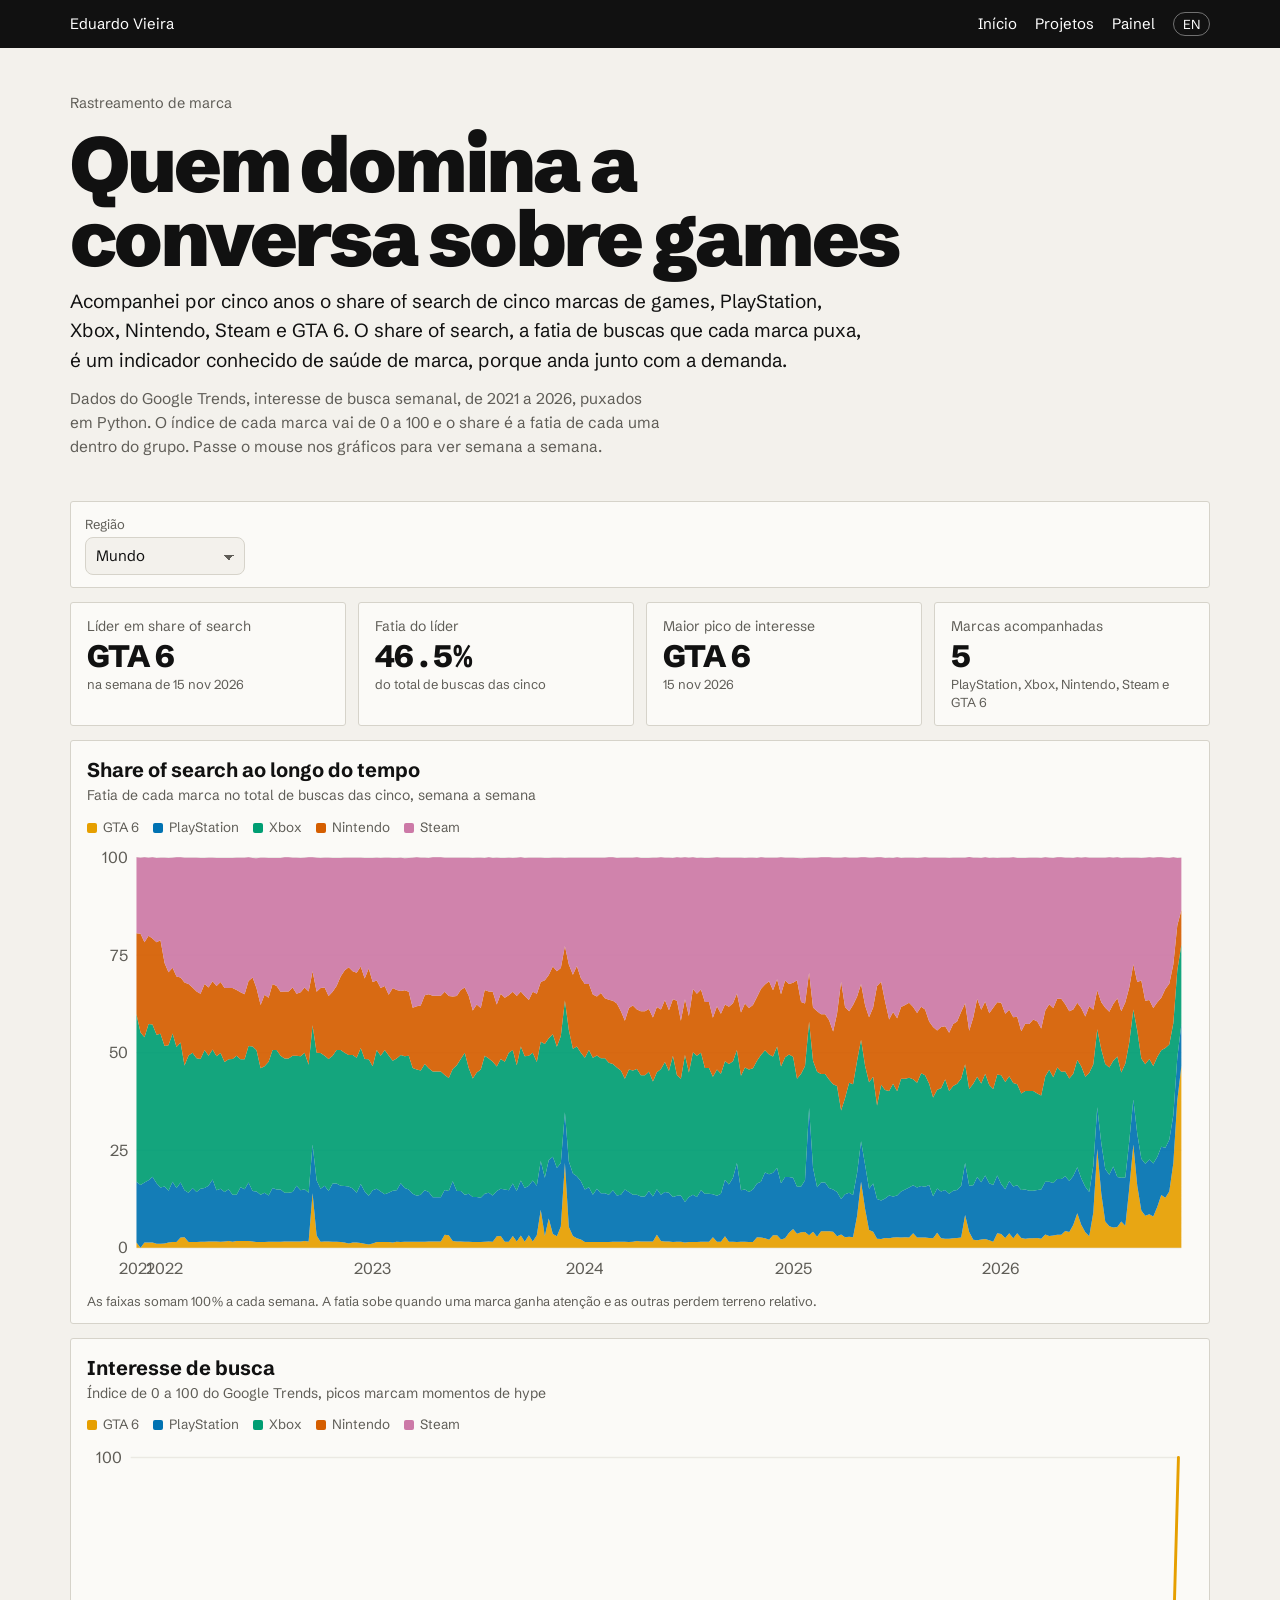
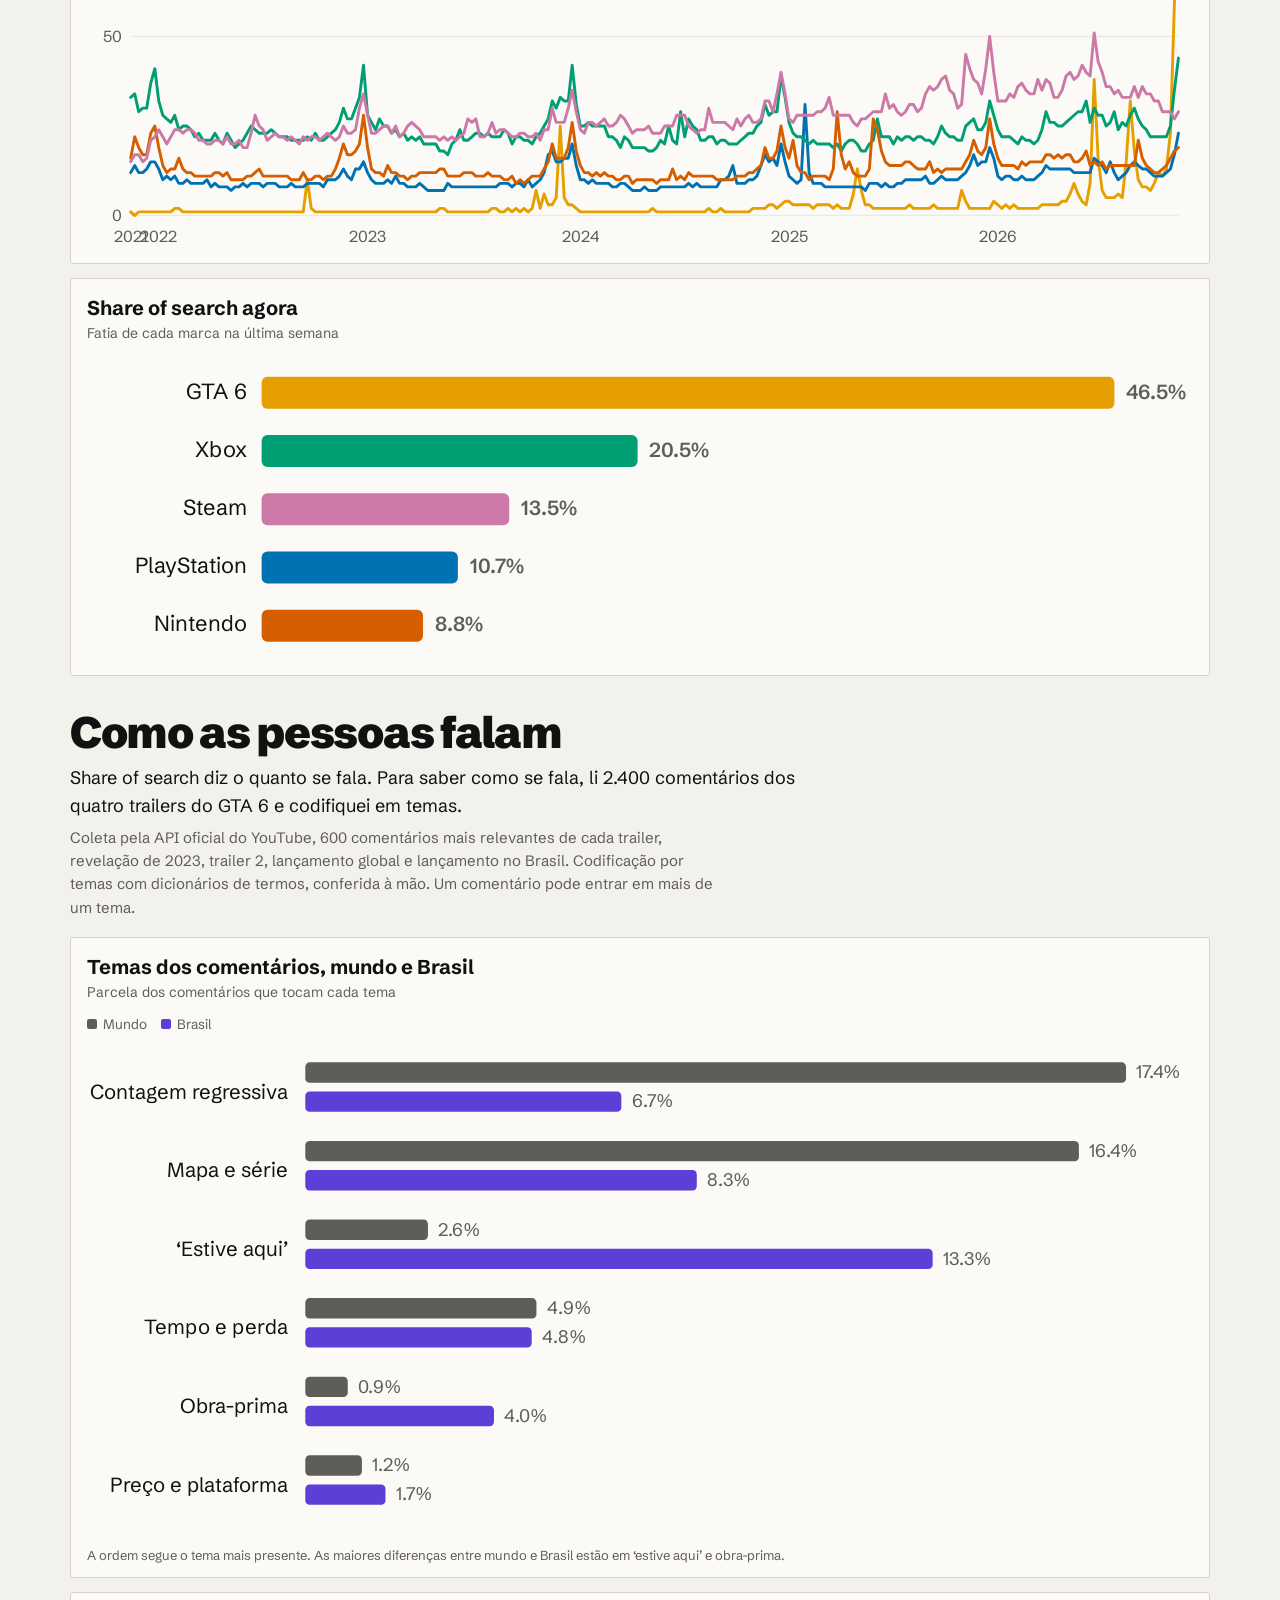
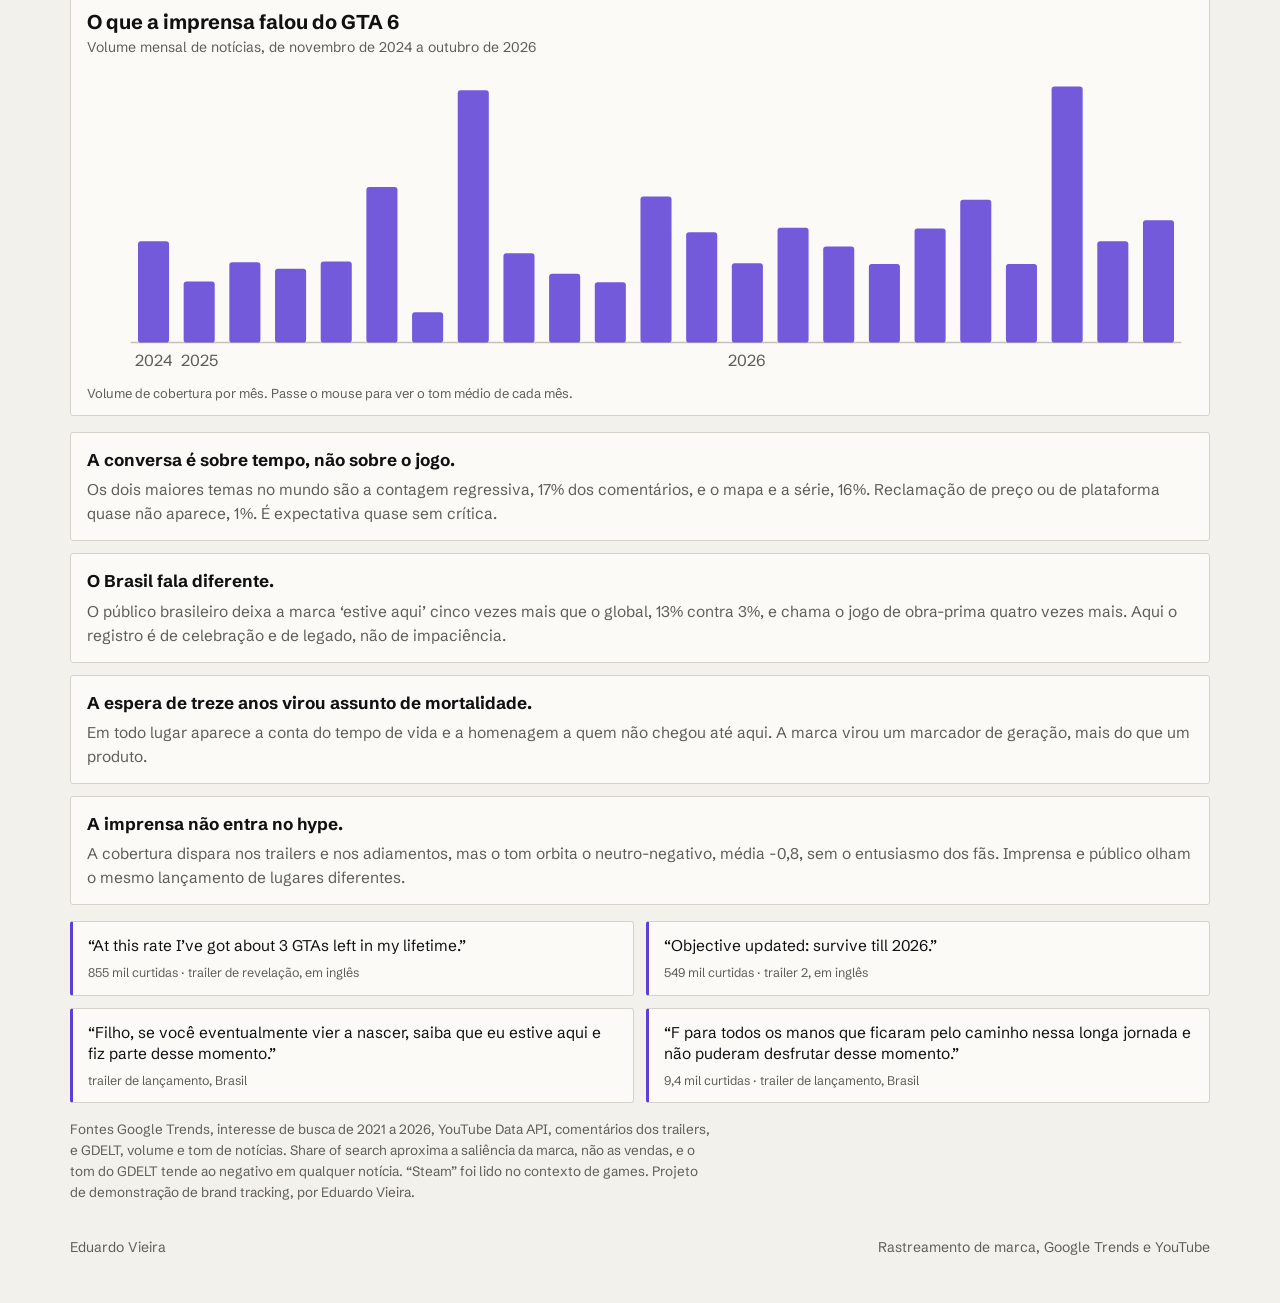
<file: brand.html>
<!DOCTYPE html>
<html lang="pt-BR">
<head>
<meta charset="utf-8">
<meta name="viewport" content="width=device-width, initial-scale=1">
<title>Rastreamento de marca, games</title>
<meta name="description" content="Share of search de cinco marcas de games, PlayStation, Xbox, Nintendo, Steam e GTA 6, acompanhado ao longo de cinco anos no Google Trends.">
<link rel="alternate" hreflang="pt-BR" href="https://eduardopagvieira.github.io/brand.html">
<link rel="alternate" hreflang="en" href="https://eduardopagvieira.github.io/brand.en.html">
<link rel="preconnect" href="https://fonts.googleapis.com">
<link rel="preconnect" href="https://fonts.gstatic.com" crossorigin>
<link href="https://fonts.googleapis.com/css2?family=Schibsted+Grotesk:wght@400;500;700;800;900&display=swap" rel="stylesheet">
<style>
:root{
  --bg:#f3f1ec; --surface:#fbfaf7; --ink:#111111; --muted:#5f5d57; --line:#d6d3ca; --brand:#5b3fd6;
  --grid:#ebe9e3; --axis:#c3c2b7;
  --c-gta:#e69f00; --c-ps:#0072b2; --c-xbox:#009e73; --c-nin:#d55e00; --c-steam:#cc79a7;
  --font-display:"Schibsted Grotesk","Helvetica Neue",Arial,sans-serif;
  --font-body:"Schibsted Grotesk","Helvetica Neue",Arial,sans-serif;
  color-scheme:light;
}
@media (prefers-color-scheme: dark){
  :root:not([data-theme="light"]){
    --bg:#141414; --surface:#1c1c1c; --ink:#eeeeea; --muted:#a3a19a; --line:#333331; --brand:#a996ff;
    --grid:#262930; --axis:#3a3e47;
    --c-gta:#f0b84e; --c-ps:#4ea6e0; --c-xbox:#38c99b; --c-nin:#ff7a3c; --c-steam:#e59cc4;
    color-scheme:dark;
  }
}
:root[data-theme="dark"]{
  --bg:#141414; --surface:#1c1c1c; --ink:#eeeeea; --muted:#a3a19a; --line:#333331; --brand:#a996ff;
  --grid:#262930; --axis:#3a3e47;
  --c-gta:#f0b84e; --c-ps:#4ea6e0; --c-xbox:#38c99b; --c-nin:#ff7a3c; --c-steam:#e59cc4;
  color-scheme:dark;
}
*{box-sizing:border-box}
html{-webkit-text-size-adjust:100%}
body{margin:0;background:var(--bg);color:var(--ink);font-family:var(--font-body);font-size:17px;line-height:1.55}
a{color:var(--brand);text-underline-offset:3px}
a:focus-visible,button:focus-visible,select:focus-visible{outline:2px solid var(--brand);outline-offset:2px;border-radius:4px}
.wrap{max-width:1180px;margin:0 auto;padding:0 20px}
header.top{position:sticky;top:0;z-index:5;background:#111;color:#fff}
header.top .wrap{display:flex;justify-content:space-between;align-items:center;gap:14px;flex-wrap:wrap;padding-top:12px;padding-bottom:12px}
.mark{font-size:15px;color:#fff;text-decoration:none}
nav{display:flex;gap:18px;flex-wrap:wrap;font-size:15px}
nav a{color:#fff;text-decoration:none;font-weight:400}
nav a:hover,nav a[aria-current]{color:#fff;text-decoration:underline;text-underline-offset:5px}
nav a.lang{border:1px solid rgba(255,255,255,.4);border-radius:999px;padding:1px 9px;font-size:13px}
nav a.lang:hover{background:#fff;color:#111;text-decoration:none}
.intro{padding:44px 0 20px;display:grid;gap:12px}
.eyebrow{font-size:14.5px;color:var(--muted);margin:0}
.intro h1{font-family:var(--font-display);font-weight:900;font-size:clamp(38px,6.1vw,78px);line-height:.95;margin:0;letter-spacing:-.04em;text-wrap:balance}
.intro p.lede{margin:0;max-width:66ch;font-size:19px}
.intro p.como{margin:0;max-width:66ch;font-size:15.5px;color:var(--muted)}
.filtros{display:flex;flex-wrap:wrap;gap:10px 14px;align-items:end;background:var(--surface);border:1px solid var(--line);border-radius:3px;padding:12px 14px;margin:22px 0 14px}
.filtros label{display:grid;gap:3px;font-size:13px;color:var(--muted)}
.filtros select{font:inherit;font-size:15px;color:var(--ink);background:var(--bg);border:1px solid var(--line);border-radius:8px;padding:6px 30px 6px 10px;min-width:160px;appearance:none;
  background-image:linear-gradient(45deg,transparent 50%,var(--muted) 50%),linear-gradient(135deg,var(--muted) 50%,transparent 50%);background-position:calc(100% - 15px) 55%,calc(100% - 10px) 55%;background-size:5px 5px;background-repeat:no-repeat}
.kpis{display:grid;grid-template-columns:repeat(4,minmax(0,1fr));gap:12px;margin-bottom:14px}
.kpi{background:var(--surface);border:1px solid var(--line);border-radius:3px;padding:14px 16px}
.kpi .rot{font-size:14px;color:var(--muted);line-height:1.3}
.kpi .val{font-family:var(--font-display);font-weight:800;letter-spacing:-.02em;font-size:clamp(23px,2.5vw,31px);line-height:1.15;font-variant-numeric:tabular-nums;margin-top:4px}
.kpi .obs{font-size:13px;color:var(--muted);margin-top:2px;line-height:1.35}
.grade{display:grid;grid-template-columns:repeat(2,minmax(0,1fr));gap:14px}
.card{background:var(--surface);border:1px solid var(--line);border-radius:3px;padding:16px 16px 12px;min-width:0}
.card.largo{grid-column:1/-1}
.card h3{font-family:var(--font-display);font-weight:700;font-size:20px;line-height:1.25;margin:0}
.card .sub{font-size:14px;color:var(--muted);margin:3px 0 10px}
.legenda{display:flex;flex-wrap:wrap;gap:5px 14px;font-size:13.5px;color:var(--muted);margin:0 0 8px}
.legenda span{display:inline-flex;align-items:center}
.legenda span::before{content:"";display:inline-block;width:10px;height:10px;border-radius:2px;background:var(--cor);margin-right:6px}
.grafico{width:100%;position:relative}
.grafico svg{display:block;width:100%;height:auto;overflow:visible}
.grafico text{font-family:var(--font-body)}
.nota{font-size:13px;color:var(--muted);margin:8px 0 0}
.fonte{font-size:13.5px;color:var(--muted);margin:16px 0 0;max-width:80ch}
.tt{position:fixed;z-index:20;pointer-events:none;background:var(--ink);color:var(--bg);font-size:13.5px;line-height:1.4;padding:7px 10px;border-radius:8px;max-width:260px;opacity:0;transition:opacity .08s;font-variant-numeric:tabular-nums}
.tt b{display:block;font-weight:600;margin-bottom:3px}
.tt .lin{display:flex;align-items:center;gap:6px;justify-content:space-between}
.tt .lin em{display:flex;align-items:center;gap:6px;font-style:normal}
.tt .lin i{width:9px;height:9px;border-radius:2px;display:inline-block}
.tt .lin b{display:inline;font-weight:600;margin:0}
footer{padding:34px 0 44px;color:var(--muted);font-size:14px}
footer .wrap{display:flex;flex-wrap:wrap;gap:10px 26px;justify-content:space-between}
.secq{margin-top:34px}
.secq h2{font-family:var(--font-display);font-weight:900;font-size:clamp(28px,3.6vw,44px);line-height:1;letter-spacing:-.03em;margin:0 0 10px}
.secq .lede2{margin:0 0 4px;max-width:70ch;font-size:18px}
.secq .como{margin:6px 0 18px;max-width:72ch;font-size:15px;color:var(--muted)}
.achados{display:grid;gap:12px;margin:16px 0 0}
.achado{background:var(--surface);border:1px solid var(--line);border-radius:3px;padding:14px 16px}
.achado b{font-family:var(--font-display);font-size:17px}
.achado p{margin:5px 0 0;color:var(--muted);font-size:15.5px}
.citacoes{display:grid;grid-template-columns:repeat(2,1fr);gap:12px;margin-top:16px}
.cit{background:var(--surface);border:1px solid var(--line);border-left:3px solid var(--brand);border-radius:3px;padding:13px 15px;font-size:15.5px;line-height:1.4}
.cit .q{font-style:normal}
.cit .m{font-size:12.5px;color:var(--muted);margin-top:7px}
@media (max-width:900px){.kpis{grid-template-columns:repeat(2,minmax(0,1fr))}.grade{grid-template-columns:1fr}}
@media (max-width:700px){.citacoes{grid-template-columns:1fr}}
@media (max-width:520px){body{font-size:16px}.filtros select{min-width:0;width:100%}.filtros label{flex:1 1 140px}}
</style>
</head>
<body>
<header class="top">
  <div class="wrap">
    <a class="mark" href="index.html">Eduardo Vieira</a>
    <nav aria-label="Seções">
      <a href="index.html">Início</a>
      <a href="index.html#projetos">Projetos</a>
      <a href="painel.html">Painel</a>
      <a href="brand.en.html" class="lang" hreflang="en">EN</a>
    </nav>
  </div>
</header>
<main class="wrap">
  <div class="intro">
    <p class="eyebrow">Rastreamento de marca</p>
    <h1>Quem domina a conversa sobre games</h1>
    <p class="lede">Acompanhei por cinco anos o share of search de cinco marcas de games, PlayStation, Xbox, Nintendo, Steam e GTA 6. O share of search, a fatia de buscas que cada marca puxa, é um indicador conhecido de saúde de marca, porque anda junto com a demanda.</p>
    <p class="como">Dados do Google Trends, interesse de busca semanal, de 2021 a 2026, puxados em Python. O índice de cada marca vai de 0 a 100 e o share é a fatia de cada uma dentro do grupo. Passe o mouse nos gráficos para ver semana a semana.</p>
  </div>

  <div class="filtros">
    <label>Região<select id="f-reg"><option value="world">Mundo</option><option value="brazil">Brasil</option></select></label>
  </div>

  <div class="kpis" id="kpis"></div>

  <div class="grade">
    <div class="card largo">
      <h3>Share of search ao longo do tempo</h3>
      <p class="sub">Fatia de cada marca no total de buscas das cinco, semana a semana</p>
      <div class="legenda" id="leg1"></div>
      <div class="grafico" id="g-share"></div>
      <p class="nota">As faixas somam 100% a cada semana. A fatia sobe quando uma marca ganha atenção e as outras perdem terreno relativo.</p>
    </div>
    <div class="card largo">
      <h3>Interesse de busca</h3>
      <p class="sub">Índice de 0 a 100 do Google Trends, picos marcam momentos de hype</p>
      <div class="legenda" id="leg2"></div>
      <div class="grafico" id="g-index"></div>
    </div>
    <div class="card largo">
      <h3>Share of search agora</h3>
      <p class="sub">Fatia de cada marca na última semana</p>
      <div class="grafico" id="g-bars"></div>
    </div>
  </div>

  <section class="secq">
    <h2>Como as pessoas falam</h2>
    <p class="lede2">Share of search diz o quanto se fala. Para saber como se fala, li 2.400 comentários dos quatro trailers do GTA 6 e codifiquei em temas.</p>
    <p class="como">Coleta pela API oficial do YouTube, 600 comentários mais relevantes de cada trailer, revelação de 2023, trailer 2, lançamento global e lançamento no Brasil. Codificação por temas com dicionários de termos, conferida à mão. Um comentário pode entrar em mais de um tema.</p>
    <div class="grade">
      <div class="card largo">
        <h3>Temas dos comentários, mundo e Brasil</h3>
        <p class="sub">Parcela dos comentários que tocam cada tema</p>
        <div class="legenda" id="leg4"></div>
        <div class="grafico" id="g-themes"></div>
        <p class="nota">A ordem segue o tema mais presente. As maiores diferenças entre mundo e Brasil estão em ‘estive aqui’ e obra-prima.</p>
      </div>
      <div class="card largo">
        <h3>O que a imprensa falou do GTA 6</h3>
        <p class="sub">Volume mensal de notícias, de novembro de 2024 a outubro de 2026</p>
        <div class="grafico" id="g-news"></div>
        <p class="nota">Volume de cobertura por mês. Passe o mouse para ver o tom médio de cada mês.</p>
      </div>
    </div>
    <div class="achados"><div class="achado"><b>A conversa é sobre tempo, não sobre o jogo.</b><p>Os dois maiores temas no mundo são a contagem regressiva, 17% dos comentários, e o mapa e a série, 16%. Reclamação de preço ou de plataforma quase não aparece, 1%. É expectativa quase sem crítica.</p></div><div class="achado"><b>O Brasil fala diferente.</b><p>O público brasileiro deixa a marca ‘estive aqui’ cinco vezes mais que o global, 13% contra 3%, e chama o jogo de obra-prima quatro vezes mais. Aqui o registro é de celebração e de legado, não de impaciência.</p></div><div class="achado"><b>A espera de treze anos virou assunto de mortalidade.</b><p>Em todo lugar aparece a conta do tempo de vida e a homenagem a quem não chegou até aqui. A marca virou um marcador de geração, mais do que um produto.</p></div><div class="achado"><b>A imprensa não entra no hype.</b><p>A cobertura dispara nos trailers e nos adiamentos, mas o tom orbita o neutro-negativo, média -0,8, sem o entusiasmo dos fãs. Imprensa e público olham o mesmo lançamento de lugares diferentes.</p></div></div>
    <div class="citacoes"><div class="cit"><div class="q">“At this rate I’ve got about 3 GTAs left in my lifetime.”</div><div class="m">855 mil curtidas · trailer de revelação, em inglês</div></div><div class="cit"><div class="q">“Objective updated: survive till 2026.”</div><div class="m">549 mil curtidas · trailer 2, em inglês</div></div><div class="cit"><div class="q">“Filho, se você eventualmente vier a nascer, saiba que eu estive aqui e fiz parte desse momento.”</div><div class="m">trailer de lançamento, Brasil</div></div><div class="cit"><div class="q">“F para todos os manos que ficaram pelo caminho nessa longa jornada e não puderam desfrutar desse momento.”</div><div class="m">9,4 mil curtidas · trailer de lançamento, Brasil</div></div></div>
  </section>

  <p class="fonte">Fontes Google Trends, interesse de busca de 2021 a 2026, YouTube Data API, comentários dos trailers, e GDELT, volume e tom de notícias. Share of search aproxima a saliência da marca, não as vendas, e o tom do GDELT tende ao negativo em qualquer notícia. “Steam” foi lido no contexto de games. Projeto de demonstração de brand tracking, por Eduardo Vieira.</p>
</main>
<footer><div class="wrap"><span>Eduardo Vieira</span><span>Rastreamento de marca, Google Trends e YouTube</span></div></footer>

<script>
const DATA = {"world":{"dates":["2021-11-14","2021-11-21","2021-11-28","2021-12-05","2021-12-12","2021-12-19","2021-12-26","2022-01-02","2022-01-09","2022-01-16","2022-01-23","2022-01-30","2022-02-06","2022-02-13","2022-02-20","2022-02-27","2022-03-06","2022-03-13","2022-03-20","2022-03-27","2022-04-03","2022-04-10","2022-04-17","2022-04-24","2022-05-01","2022-05-08","2022-05-15","2022-05-22","2022-05-29","2022-06-05","2022-06-12","2022-06-19","2022-06-26","2022-07-03","2022-07-10","2022-07-17","2022-07-24","2022-07-31","2022-08-07","2022-08-14","2022-08-21","2022-08-28","2022-09-04","2022-09-11","2022-09-18","2022-09-25","2022-10-02","2022-10-09","2022-10-16","2022-10-23","2022-10-30","2022-11-06","2022-11-13","2022-11-20","2022-11-27","2022-12-04","2022-12-11","2022-12-18","2022-12-25","2023-01-01","2023-01-08","2023-01-15","2023-01-22","2023-01-29","2023-02-05","2023-02-12","2023-02-19","2023-02-26","2023-03-05","2023-03-12","2023-03-19","2023-03-26","2023-04-02","2023-04-09","2023-04-16","2023-04-23","2023-04-30","2023-05-07","2023-05-14","2023-05-21","2023-05-28","2023-06-04","2023-06-11","2023-06-18","2023-06-25","2023-07-02","2023-07-09","2023-07-16","2023-07-23","2023-07-30","2023-08-06","2023-08-13","2023-08-20","2023-08-27","2023-09-03","2023-09-10","2023-09-17","2023-09-24","2023-10-01","2023-10-08","2023-10-15","2023-10-22","2023-10-29","2023-11-05","2023-11-12","2023-11-19","2023-11-26","2023-12-03","2023-12-10","2023-12-17","2023-12-24","2023-12-31","2024-01-07","2024-01-14","2024-01-21","2024-01-28","2024-02-04","2024-02-11","2024-02-18","2024-02-25","2024-03-03","2024-03-10","2024-03-17","2024-03-24","2024-03-31","2024-04-07","2024-04-14","2024-04-21","2024-04-28","2024-05-05","2024-05-12","2024-05-19","2024-05-26","2024-06-02","2024-06-09","2024-06-16","2024-06-23","2024-06-30","2024-07-07","2024-07-14","2024-07-21","2024-07-28","2024-08-04","2024-08-11","2024-08-18","2024-08-25","2024-09-01","2024-09-08","2024-09-15","2024-09-22","2024-09-29","2024-10-06","2024-10-13","2024-10-20","2024-10-27","2024-11-03","2024-11-10","2024-11-17","2024-11-24","2024-12-01","2024-12-08","2024-12-15","2024-12-22","2024-12-29","2025-01-05","2025-01-12","2025-01-19","2025-01-26","2025-02-02","2025-02-09","2025-02-16","2025-02-23","2025-03-02","2025-03-09","2025-03-16","2025-03-23","2025-03-30","2025-04-06","2025-04-13","2025-04-20","2025-04-27","2025-05-04","2025-05-11","2025-05-18","2025-05-25","2025-06-01","2025-06-08","2025-06-15","2025-06-22","2025-06-29","2025-07-06","2025-07-13","2025-07-20","2025-07-27","2025-08-03","2025-08-10","2025-08-17","2025-08-24","2025-08-31","2025-09-07","2025-09-14","2025-09-21","2025-09-28","2025-10-05","2025-10-12","2025-10-19","2025-10-26","2025-11-02","2025-11-09","2025-11-16","2025-11-23","2025-11-30","2025-12-07","2025-12-14","2025-12-21","2025-12-28","2026-01-04","2026-01-11","2026-01-18","2026-01-25","2026-02-01","2026-02-08","2026-02-15","2026-02-22","2026-03-01","2026-03-08","2026-03-15","2026-03-22","2026-03-29","2026-04-05","2026-04-12","2026-04-19","2026-04-26","2026-05-03","2026-05-10","2026-05-17","2026-05-24","2026-05-31","2026-06-07","2026-06-14","2026-06-21","2026-06-28","2026-07-05","2026-07-12","2026-07-19","2026-07-26","2026-08-02","2026-08-09","2026-08-16","2026-08-23","2026-08-30","2026-09-06","2026-09-13","2026-09-20","2026-09-27","2026-10-04","2026-10-11","2026-10-18","2026-10-25","2026-11-01","2026-11-08","2026-11-15"],"index":{"GTA 6":[1,0,1,1,1,1,1,1,1,1,1,2,2,1,1,1,1,1,1,1,1,1,1,1,1,1,1,1,1,1,1,1,1,1,1,1,1,1,1,1,1,1,1,1,10,2,1,1,1,1,1,1,1,1,1,1,1,1,1,1,1,1,1,1,1,1,1,1,1,1,1,1,1,1,1,1,1,2,2,1,1,1,1,1,1,1,1,1,1,1,2,2,1,1,2,1,2,1,2,1,2,7,2,6,3,3,5,25,5,3,3,2,1,1,1,1,1,1,1,1,1,1,1,1,1,1,1,1,1,1,2,1,1,1,1,1,1,1,1,1,1,1,1,1,2,1,1,2,1,1,1,1,1,1,1,2,2,2,2,3,3,2,3,4,4,3,3,3,3,3,2,3,3,3,3,2,3,2,2,2,6,13,7,3,3,2,2,2,2,2,2,2,2,2,3,2,2,2,2,2,3,2,2,2,2,2,2,7,4,2,2,2,2,2,2,4,3,2,3,2,3,2,2,2,2,2,2,3,3,3,3,3,4,4,6,9,6,4,3,9,38,16,7,5,5,5,6,5,15,32,18,10,8,8,7,9,12,11,13,23,59,100],"PlayStation":[12,14,12,12,13,15,15,13,10,11,10,11,9,9,10,9,9,9,9,10,8,9,8,8,8,7,8,8,9,8,9,9,9,8,9,9,9,8,8,8,9,8,8,8,9,9,9,9,8,10,10,10,11,13,11,10,13,13,15,12,10,9,9,9,10,9,11,9,9,8,8,8,9,8,7,7,7,7,7,9,8,8,8,8,8,8,8,8,8,8,8,8,9,9,9,8,9,9,8,10,8,9,10,12,17,18,15,15,16,16,20,14,10,10,9,10,9,9,9,9,8,8,9,9,8,7,7,7,8,7,7,7,8,8,8,8,8,8,8,9,8,9,8,8,8,8,8,10,10,11,14,9,9,9,10,10,11,14,17,15,16,14,20,15,11,10,9,10,31,12,9,9,9,8,8,8,8,8,8,8,8,8,8,7,9,9,9,8,9,8,8,9,9,10,10,10,10,10,11,9,9,10,11,10,10,10,10,11,12,14,17,14,15,15,19,16,11,10,11,11,10,10,11,10,10,10,11,12,14,13,13,13,13,13,13,12,12,12,12,12,16,15,14,12,15,12,10,11,12,14,15,14,13,13,12,11,11,11,12,13,17,23],"Xbox":[33,34,29,30,30,37,41,32,28,27,26,28,24,25,25,24,22,23,21,21,21,23,21,20,23,21,19,20,21,23,25,24,23,23,23,24,23,22,22,22,21,21,21,21,22,21,23,21,21,22,23,24,26,30,27,27,30,33,42,28,26,24,27,25,25,23,24,22,23,21,22,21,22,20,20,20,20,18,18,17,20,21,24,21,21,22,23,23,22,23,22,22,22,24,23,20,22,22,21,21,20,22,23,25,27,32,30,33,32,32,42,31,25,25,26,25,25,25,25,22,22,21,19,22,21,19,19,19,19,18,18,19,21,20,25,21,20,29,22,27,25,24,21,21,22,22,20,21,21,20,20,20,21,22,23,23,25,26,31,28,29,29,39,33,26,23,22,22,21,20,21,20,20,20,20,19,20,18,20,21,21,20,18,18,20,21,27,22,22,22,20,22,21,22,22,21,22,22,21,21,20,22,25,23,22,22,21,21,25,26,27,24,24,26,32,28,24,22,22,22,21,20,22,21,21,20,21,24,29,26,26,25,25,26,27,28,29,29,32,26,30,28,28,25,26,29,24,26,25,28,30,27,25,24,22,22,22,22,22,25,35,44],"Nintendo":[16,22,19,17,17,23,25,19,14,12,13,13,16,13,12,12,11,11,11,11,11,12,12,11,12,10,10,10,10,11,11,12,13,11,11,11,11,11,11,11,10,10,10,12,10,10,11,11,10,11,11,13,16,20,17,17,18,20,28,19,13,12,12,11,14,12,12,11,11,10,11,11,12,12,12,12,12,13,13,11,11,11,11,12,12,12,11,11,11,12,11,11,11,10,10,11,9,10,9,10,11,11,11,13,15,20,16,16,16,19,26,18,14,12,12,11,12,11,12,11,11,10,10,11,11,9,10,10,10,10,10,9,10,10,10,13,10,11,10,12,11,11,11,11,11,11,10,10,10,10,10,11,11,11,12,12,13,14,19,16,16,18,25,19,16,21,14,12,12,10,11,11,11,11,10,13,29,17,13,15,12,11,11,11,13,27,24,18,15,14,14,14,14,15,15,14,13,13,13,15,12,13,12,13,13,13,13,13,15,17,21,18,17,19,27,20,16,14,14,14,14,13,15,14,15,15,15,15,17,17,16,17,16,17,17,15,15,16,18,14,15,14,15,13,14,14,14,14,14,14,14,21,16,14,13,12,12,13,14,16,18,19],"Steam":[15,17,17,15,16,21,22,24,22,20,22,24,24,23,24,24,23,21,21,20,20,21,21,20,22,20,20,21,19,19,23,28,25,24,21,22,23,22,22,21,22,21,20,22,21,22,22,21,22,23,22,21,22,25,23,23,24,30,34,28,23,23,24,25,25,23,25,22,23,25,26,25,24,22,22,22,22,21,22,21,22,21,22,23,27,26,27,22,22,23,26,23,24,24,23,22,22,23,23,22,22,23,21,24,24,30,26,26,26,30,35,29,24,23,26,26,25,26,27,25,25,26,28,27,25,23,24,24,24,25,23,23,23,25,25,25,28,28,28,25,24,23,24,24,30,26,26,26,26,25,24,27,25,27,28,26,26,27,32,32,29,34,40,34,27,26,28,28,28,28,28,29,29,30,33,28,28,28,28,28,26,25,27,27,28,29,29,29,34,30,31,29,28,29,31,31,29,30,34,36,35,36,38,39,35,34,30,31,45,41,38,37,34,41,50,40,32,32,32,34,33,36,37,35,34,34,38,35,38,37,33,33,35,39,40,38,39,42,40,39,51,43,40,36,36,34,35,33,33,33,36,33,36,34,34,32,32,29,29,29,27,29]},"share":{"GTA 6":[1.3,0.0,1.3,1.3,1.3,1.0,1.0,1.1,1.3,1.4,1.4,2.6,2.7,1.4,1.4,1.4,1.5,1.5,1.6,1.6,1.6,1.5,1.6,1.7,1.5,1.7,1.7,1.7,1.7,1.6,1.4,1.4,1.4,1.5,1.5,1.5,1.5,1.6,1.6,1.6,1.6,1.6,1.7,1.6,13.9,3.1,1.5,1.6,1.6,1.5,1.5,1.4,1.3,1.1,1.3,1.3,1.2,1.0,0.8,1.1,1.4,1.4,1.4,1.4,1.3,1.5,1.4,1.5,1.5,1.5,1.5,1.5,1.5,1.6,1.6,1.6,1.6,3.3,3.2,1.7,1.6,1.6,1.5,1.5,1.4,1.4,1.4,1.5,1.6,1.5,2.9,3.0,1.5,1.5,3.0,1.6,3.1,1.5,3.2,1.6,3.2,9.7,3.0,7.5,3.5,2.9,5.4,21.7,5.3,3.0,2.4,2.1,1.4,1.4,1.4,1.4,1.4,1.4,1.4,1.5,1.5,1.5,1.5,1.4,1.5,1.7,1.6,1.6,1.6,1.6,3.3,1.7,1.6,1.6,1.4,1.5,1.5,1.3,1.4,1.4,1.4,1.5,1.5,1.5,2.7,1.5,1.5,2.9,1.5,1.5,1.4,1.5,1.5,1.4,1.4,2.7,2.6,2.4,2.0,3.2,3.2,2.1,2.4,3.8,4.8,3.6,3.9,4.0,3.2,4.1,2.8,4.2,4.2,4.2,4.1,2.9,3.4,2.7,2.8,2.7,8.2,16.9,9.9,4.5,4.1,2.3,2.2,2.5,2.4,2.6,2.7,2.6,2.7,2.6,3.7,2.6,2.6,2.6,2.5,2.4,3.8,2.4,2.3,2.3,2.4,2.5,2.6,8.4,4.0,2.0,1.9,2.1,2.2,1.9,1.5,3.7,3.5,2.5,3.7,2.4,3.7,2.5,2.3,2.4,2.4,2.5,2.3,3.4,3.0,3.1,3.3,3.3,4.3,4.0,5.8,8.8,5.9,3.9,2.9,9.0,25.3,13.8,6.7,5.5,5.2,5.3,6.7,5.6,15.2,26.4,15.9,9.5,8.2,8.6,8.0,10.5,13.5,12.8,14.4,21.7,37.8,46.5],"PlayStation":[15.6,16.1,15.4,16.0,16.9,15.5,14.4,14.6,13.3,15.5,13.9,14.1,12.0,12.7,13.9,12.9,13.6,13.8,14.3,15.9,13.1,13.6,12.7,13.3,12.1,11.9,13.8,13.3,15.0,12.9,13.0,12.2,12.7,11.9,13.8,13.4,13.4,12.5,12.5,12.7,14.3,13.1,13.3,12.5,12.5,14.1,13.6,14.3,12.9,14.9,14.9,14.5,14.5,14.6,13.9,12.8,15.1,13.4,12.5,13.6,13.7,13.0,12.3,12.7,13.3,13.2,15.1,13.8,13.4,12.3,11.8,12.1,13.2,12.7,11.3,11.3,11.3,11.5,11.3,15.3,12.9,12.9,12.1,12.3,11.6,11.6,11.4,12.3,12.5,11.9,11.6,12.1,13.4,13.2,13.4,12.9,14.1,13.8,12.7,15.6,12.7,12.5,14.9,15.0,19.8,17.5,16.3,13.0,16.8,16.0,15.9,14.9,13.5,14.1,12.2,13.7,12.5,12.5,12.2,13.2,11.9,12.1,13.4,12.9,12.1,11.9,11.5,11.5,12.9,11.5,11.7,11.9,12.7,12.5,11.6,11.8,11.9,10.4,11.6,12.2,11.6,13.2,12.3,12.3,11.0,11.8,12.3,14.5,14.7,16.4,20.3,13.2,13.4,12.9,13.5,13.7,14.3,16.9,16.8,16.0,17.2,14.4,15.7,14.3,13.1,12.0,11.8,13.3,32.6,16.4,12.7,12.5,12.5,11.1,10.8,11.4,9.1,11.0,11.3,10.8,11.0,10.4,11.3,10.6,12.3,10.2,9.9,10.1,11.0,10.5,10.7,11.8,12.2,12.8,12.3,12.8,13.2,13.0,13.6,10.8,11.4,12.0,12.5,11.5,12.2,12.3,13.2,13.3,11.9,14.0,16.2,14.7,16.3,14.6,14.6,14.8,12.8,12.5,13.4,13.3,12.3,12.3,12.6,12.2,12.2,12.3,12.6,13.5,13.9,13.5,14.3,14.3,14.0,13.1,12.6,11.8,11.9,11.7,11.4,12.0,10.7,12.9,13.5,13.2,15.6,12.8,11.2,12.4,12.1,11.6,13.3,13.3,13.3,14.0,13.6,12.8,12.4,12.8,13.3,12.3,10.9,10.7],"Xbox":[42.9,39.1,37.2,40.0,39.0,38.1,39.4,36.0,37.3,38.0,36.1,35.9,32.0,35.2,34.7,34.3,33.3,35.4,33.3,33.3,34.4,34.8,33.3,33.3,34.8,35.6,32.8,33.3,35.0,37.1,36.2,32.4,32.4,34.3,35.4,35.8,34.3,34.4,34.4,34.9,33.3,34.4,35.0,32.8,30.6,32.8,34.8,33.3,33.9,32.8,34.3,34.8,34.2,33.7,34.2,34.6,34.9,34.0,35.0,31.8,35.6,34.8,37.0,35.2,33.3,33.8,32.9,33.8,34.3,32.3,32.4,31.8,32.4,31.7,32.3,32.3,32.3,29.5,29.0,28.8,32.3,33.9,36.4,32.3,30.4,31.9,32.9,35.4,34.4,34.3,31.9,33.3,32.8,35.3,34.3,32.3,34.4,33.8,33.3,32.8,31.7,30.6,34.3,31.2,31.4,31.1,32.6,28.7,33.7,32.0,33.3,33.0,33.8,35.2,35.1,34.2,34.7,34.7,33.8,32.4,32.8,31.8,28.4,31.4,31.8,32.2,31.1,31.1,30.6,29.5,30.0,32.2,33.3,31.2,36.2,30.9,29.9,37.7,31.9,36.5,36.2,35.3,32.3,32.3,30.1,32.4,30.8,30.4,30.9,29.9,29.0,29.4,31.3,31.4,31.1,31.5,32.5,31.3,30.7,29.8,31.2,29.9,30.7,31.4,31.0,27.7,28.9,29.3,22.1,27.4,29.6,27.8,27.8,27.8,27.0,27.1,22.7,24.7,28.2,28.4,28.8,26.0,25.4,27.3,27.4,23.9,29.7,27.8,26.8,28.9,26.7,28.9,28.4,28.2,27.2,26.9,28.9,28.6,25.9,25.3,25.3,26.5,28.4,26.4,26.8,27.2,27.6,25.3,24.8,26.0,25.7,25.3,26.1,25.2,24.6,25.9,27.9,27.5,26.8,26.5,25.9,24.7,25.3,25.6,25.6,24.7,24.1,27.0,28.7,27.1,28.6,27.5,26.9,26.3,26.2,27.5,28.7,28.2,30.5,26.0,20.0,24.1,26.9,27.5,27.1,30.9,27.0,29.2,25.3,23.1,26.5,25.7,25.5,25.8,25.0,25.6,24.7,25.6,24.4,23.6,22.4,20.5],"Nintendo":[20.8,25.3,24.4,22.7,22.1,23.7,24.0,21.3,18.7,16.9,18.1,16.7,21.3,18.3,16.7,17.1,16.7,16.9,17.5,17.5,18.0,18.2,19.0,18.3,18.2,16.9,17.2,16.7,16.7,17.7,15.9,16.2,18.3,16.4,16.9,16.4,16.4,17.2,17.2,17.5,15.9,16.4,16.7,18.8,13.9,15.6,16.7,17.5,16.1,16.4,16.4,18.8,21.1,22.5,21.5,21.8,20.9,20.6,23.3,21.6,17.8,17.4,16.4,15.5,18.7,17.6,16.4,16.9,16.4,15.4,16.2,16.7,17.6,19.0,19.4,19.4,19.4,21.3,21.0,18.6,17.7,17.7,16.7,18.5,17.4,17.4,15.7,16.9,17.2,17.9,15.9,16.7,16.4,14.7,14.9,17.7,14.1,15.4,14.3,15.6,17.5,15.3,16.4,16.2,17.4,19.4,17.4,13.9,16.8,19.0,20.6,19.1,18.9,16.9,16.2,15.1,16.7,15.3,16.2,16.2,16.4,15.2,14.9,15.7,16.7,15.3,16.4,16.4,16.1,16.4,16.7,15.3,15.9,15.6,14.5,19.1,14.9,14.3,14.5,16.2,15.9,16.2,16.9,16.9,15.1,16.2,15.4,14.5,14.7,14.9,14.5,16.2,16.4,15.7,16.2,16.4,16.9,16.9,18.8,17.0,17.2,18.6,19.7,18.1,19.0,25.3,18.4,16.0,12.6,13.7,15.5,15.3,15.3,15.3,13.5,18.6,33.0,23.3,18.3,20.3,16.4,14.3,15.5,16.7,17.8,30.7,26.4,22.8,18.3,18.4,18.7,18.4,18.9,19.2,18.5,17.9,17.1,16.9,16.0,18.1,15.2,15.7,13.6,14.9,15.9,16.0,17.1,15.7,14.9,17.0,20.0,18.9,18.5,18.4,20.8,18.5,18.6,17.5,17.1,16.9,17.3,16.0,17.2,17.1,18.3,18.5,17.2,16.9,16.8,17.7,17.6,18.7,17.2,17.2,16.5,14.7,14.9,15.5,17.1,14.0,10.0,12.1,14.4,14.3,14.6,14.9,15.7,15.7,14.1,11.6,12.4,20.0,16.3,15.1,14.8,14.0,13.5,15.1,15.6,15.1,11.5,8.8],"Steam":[19.5,19.5,21.8,20.0,20.8,21.6,21.2,27.0,29.3,28.2,30.6,30.8,32.0,32.4,33.3,34.3,34.8,32.3,33.3,31.7,32.8,31.8,33.3,33.3,33.3,33.9,34.5,35.0,31.7,30.6,33.3,37.8,35.2,35.8,32.3,32.8,34.3,34.4,34.4,33.3,34.9,34.4,33.3,34.4,29.2,34.4,33.3,33.3,35.5,34.3,32.8,30.4,28.9,28.1,29.1,29.5,27.9,30.9,28.3,31.8,31.5,33.3,32.9,35.2,33.3,33.8,34.2,33.8,34.3,38.5,38.2,37.9,35.3,34.9,35.5,35.5,35.5,34.4,35.5,35.6,35.5,33.9,33.3,35.4,39.1,37.7,38.6,33.8,34.4,34.3,37.7,34.8,35.8,35.3,34.3,35.5,34.4,35.4,36.5,34.4,34.9,31.9,31.3,30.0,27.9,29.1,28.3,22.6,27.4,30.0,27.8,30.9,32.4,32.4,35.1,35.6,34.7,36.1,36.5,36.8,37.3,39.4,41.8,38.6,37.9,39.0,39.3,39.3,38.7,41.0,38.3,39.0,36.5,39.1,36.2,36.8,41.8,36.4,40.6,33.8,34.8,33.8,36.9,36.9,41.1,38.2,40.0,37.7,38.2,37.3,34.8,39.7,37.3,38.6,37.8,35.6,33.8,32.5,31.7,34.0,31.2,35.1,31.5,32.4,32.1,31.3,36.8,37.3,29.5,38.4,39.4,40.3,40.3,41.7,44.6,40.0,31.8,38.4,39.4,37.8,35.6,32.5,38.0,40.9,38.4,33.0,31.9,36.7,41.5,39.5,41.3,38.2,37.8,37.2,38.3,39.7,38.2,39.0,42.0,43.4,44.3,43.4,43.2,44.8,42.7,42.0,39.5,37.3,44.6,41.0,36.2,38.9,37.0,39.8,38.5,37.0,37.2,40.0,39.0,41.0,40.7,44.4,42.5,42.7,41.5,42.0,43.7,39.3,37.6,38.5,36.3,36.3,37.6,39.4,38.8,37.3,38.6,40.8,38.1,39.0,34.0,37.1,38.5,39.6,37.5,36.2,39.3,37.1,33.3,27.3,31.9,31.4,36.7,36.6,38.6,37.2,36.0,33.7,32.2,27.4,17.3,13.5]},"latest_share":{"GTA 6":46.5,"PlayStation":10.7,"Xbox":20.5,"Nintendo":8.8,"Steam":13.5}},"brazil":{"dates":["2021-11-14","2021-11-21","2021-11-28","2021-12-05","2021-12-12","2021-12-19","2021-12-26","2022-01-02","2022-01-09","2022-01-16","2022-01-23","2022-01-30","2022-02-06","2022-02-13","2022-02-20","2022-02-27","2022-03-06","2022-03-13","2022-03-20","2022-03-27","2022-04-03","2022-04-10","2022-04-17","2022-04-24","2022-05-01","2022-05-08","2022-05-15","2022-05-22","2022-05-29","2022-06-05","2022-06-12","2022-06-19","2022-06-26","2022-07-03","2022-07-10","2022-07-17","2022-07-24","2022-07-31","2022-08-07","2022-08-14","2022-08-21","2022-08-28","2022-09-04","2022-09-11","2022-09-18","2022-09-25","2022-10-02","2022-10-09","2022-10-16","2022-10-23","2022-10-30","2022-11-06","2022-11-13","2022-11-20","2022-11-27","2022-12-04","2022-12-11","2022-12-18","2022-12-25","2023-01-01","2023-01-08","2023-01-15","2023-01-22","2023-01-29","2023-02-05","2023-02-12","2023-02-19","2023-02-26","2023-03-05","2023-03-12","2023-03-19","2023-03-26","2023-04-02","2023-04-09","2023-04-16","2023-04-23","2023-04-30","2023-05-07","2023-05-14","2023-05-21","2023-05-28","2023-06-04","2023-06-11","2023-06-18","2023-06-25","2023-07-02","2023-07-09","2023-07-16","2023-07-23","2023-07-30","2023-08-06","2023-08-13","2023-08-20","2023-08-27","2023-09-03","2023-09-10","2023-09-17","2023-09-24","2023-10-01","2023-10-08","2023-10-15","2023-10-22","2023-10-29","2023-11-05","2023-11-12","2023-11-19","2023-11-26","2023-12-03","2023-12-10","2023-12-17","2023-12-24","2023-12-31","2024-01-07","2024-01-14","2024-01-21","2024-01-28","2024-02-04","2024-02-11","2024-02-18","2024-02-25","2024-03-03","2024-03-10","2024-03-17","2024-03-24","2024-03-31","2024-04-07","2024-04-14","2024-04-21","2024-04-28","2024-05-05","2024-05-12","2024-05-19","2024-05-26","2024-06-02","2024-06-09","2024-06-16","2024-06-23","2024-06-30","2024-07-07","2024-07-14","2024-07-21","2024-07-28","2024-08-04","2024-08-11","2024-08-18","2024-08-25","2024-09-01","2024-09-08","2024-09-15","2024-09-22","2024-09-29","2024-10-06","2024-10-13","2024-10-20","2024-10-27","2024-11-03","2024-11-10","2024-11-17","2024-11-24","2024-12-01","2024-12-08","2024-12-15","2024-12-22","2024-12-29","2025-01-05","2025-01-12","2025-01-19","2025-01-26","2025-02-02","2025-02-09","2025-02-16","2025-02-23","2025-03-02","2025-03-09","2025-03-16","2025-03-23","2025-03-30","2025-04-06","2025-04-13","2025-04-20","2025-04-27","2025-05-04","2025-05-11","2025-05-18","2025-05-25","2025-06-01","2025-06-08","2025-06-15","2025-06-22","2025-06-29","2025-07-06","2025-07-13","2025-07-20","2025-07-27","2025-08-03","2025-08-10","2025-08-17","2025-08-24","2025-08-31","2025-09-07","2025-09-14","2025-09-21","2025-09-28","2025-10-05","2025-10-12","2025-10-19","2025-10-26","2025-11-02","2025-11-09","2025-11-16","2025-11-23","2025-11-30","2025-12-07","2025-12-14","2025-12-21","2025-12-28","2026-01-04","2026-01-11","2026-01-18","2026-01-25","2026-02-01","2026-02-08","2026-02-15","2026-02-22","2026-03-01","2026-03-08","2026-03-15","2026-03-22","2026-03-29","2026-04-05","2026-04-12","2026-04-19","2026-04-26","2026-05-03","2026-05-10","2026-05-17","2026-05-24","2026-05-31","2026-06-07","2026-06-14","2026-06-21","2026-06-28","2026-07-05","2026-07-12","2026-07-19","2026-07-26","2026-08-02","2026-08-09","2026-08-16","2026-08-23","2026-08-30","2026-09-06","2026-09-13","2026-09-20","2026-09-27","2026-10-04","2026-10-11","2026-10-18","2026-10-25","2026-11-01","2026-11-08","2026-11-15"],"index":{"GTA 6":[1,0,0,0,0,0,0,0,1,0,1,3,2,1,1,1,0,1,0,1,1,1,1,1,0,1,1,0,0,0,1,0,0,1,0,0,2,1,1,1,0,0,0,0,12,2,1,1,1,1,1,1,1,1,0,1,1,1,1,1,1,1,1,1,1,1,1,1,1,1,1,1,1,1,1,1,1,1,1,1,1,1,1,1,1,1,1,1,1,1,1,1,1,1,1,1,1,1,1,1,1,8,2,5,3,3,5,28,5,4,3,2,2,2,1,1,1,1,1,1,1,1,1,1,1,1,1,1,1,1,2,1,1,1,1,1,1,1,1,1,1,1,1,1,1,1,1,2,1,1,1,1,1,1,1,2,2,2,2,3,3,2,4,6,3,3,4,3,3,3,2,2,2,2,2,2,2,2,2,2,6,16,8,5,3,2,2,2,2,2,2,2,2,2,2,1,2,2,2,2,2,2,2,2,2,2,2,6,3,2,2,3,2,2,2,3,3,3,3,2,2,2,3,3,3,2,3,3,3,2,3,2,3,3,5,11,4,3,3,10,53,18,8,7,5,5,6,6,23,43,20,12,8,8,7,11,18,11,10,20,56,100],"PlayStation":[11,12,11,12,11,14,13,14,13,14,13,12,11,11,10,12,11,11,11,13,10,12,11,10,10,10,11,10,10,11,14,11,10,11,11,12,11,10,9,10,10,9,9,10,10,10,10,13,10,10,10,12,14,14,12,12,16,17,17,15,13,13,12,12,11,11,13,11,10,10,10,10,11,9,10,9,9,9,9,12,10,11,10,12,10,12,11,11,11,10,9,10,10,11,11,10,10,10,11,15,12,11,12,12,15,21,15,18,20,18,19,16,13,13,13,12,11,12,10,9,9,10,9,11,9,8,8,10,10,9,10,9,11,11,11,9,9,9,11,10,11,10,9,9,9,9,9,11,10,11,12,11,11,10,10,11,13,15,17,15,16,16,19,16,13,12,11,11,17,11,8,9,11,10,9,9,9,10,10,10,10,11,11,9,11,11,12,11,10,11,11,12,11,11,10,10,8,9,10,9,8,9,11,12,11,10,10,12,14,19,19,16,17,16,20,15,15,12,13,11,11,12,14,12,13,12,11,11,14,12,13,13,12,14,12,12,12,13,12,10,18,18,17,16,14,14,12,13,12,16,17,17,15,13,14,12,15,12,11,18,23,35],"Xbox":[34,34,31,31,35,43,41,40,38,42,40,39,33,33,34,38,31,32,32,31,32,35,35,30,34,34,32,30,33,42,45,37,36,38,39,42,39,35,34,35,33,33,35,33,34,36,33,43,34,33,33,35,40,40,38,43,53,57,60,54,48,46,48,42,41,38,43,34,35,36,36,35,38,33,37,32,35,33,32,33,34,38,39,34,37,41,44,42,40,38,37,36,35,37,41,36,37,34,36,44,36,39,46,38,39,42,39,48,50,49,57,48,42,41,41,38,35,37,30,29,29,30,28,33,30,29,27,27,30,28,30,30,35,33,36,32,32,40,36,39,38,34,30,29,31,31,29,30,31,28,30,31,34,30,33,33,36,38,36,37,39,40,52,43,38,34,34,31,30,27,27,28,35,27,28,27,28,29,34,32,34,33,32,29,30,30,38,36,31,34,34,36,34,34,31,31,29,29,30,33,31,31,36,33,31,29,31,29,30,34,33,32,34,36,43,39,36,32,33,31,30,29,35,32,30,29,28,28,30,28,30,33,31,30,32,32,30,38,36,30,39,38,38,38,37,37,33,32,33,35,40,38,32,31,31,28,35,34,28,36,49,63],"Nintendo":[9,12,10,9,10,13,11,12,13,11,12,12,11,11,10,12,10,10,10,10,9,10,10,9,9,9,8,9,9,9,10,10,10,9,10,10,10,9,9,9,8,8,9,9,9,9,8,12,8,8,9,10,14,14,14,14,15,17,18,15,13,12,11,10,11,10,11,9,9,9,10,11,13,11,13,12,12,13,13,12,11,12,10,11,11,11,12,11,11,10,10,11,9,10,11,10,9,9,10,12,11,10,10,9,12,14,12,12,14,15,18,14,12,11,12,12,10,13,11,10,10,11,9,11,12,9,9,11,12,10,10,10,11,11,11,12,10,11,12,12,12,11,10,11,9,10,10,10,10,10,11,11,13,10,12,11,12,12,13,12,13,14,18,15,13,17,14,12,11,9,9,10,13,9,10,10,18,14,13,13,14,12,12,11,11,20,23,17,14,13,13,15,13,14,11,11,10,11,12,13,11,11,11,13,14,13,12,12,14,16,15,14,15,16,20,17,15,14,14,13,13,13,15,14,15,15,13,13,14,13,14,15,15,13,14,13,12,14,17,14,14,15,15,15,14,14,14,14,13,13,13,20,18,15,15,13,18,14,13,18,22,20],"Steam":[9,10,10,9,12,15,15,20,19,17,19,19,19,16,18,22,18,17,16,15,15,18,17,16,17,17,16,16,15,16,20,22,20,19,16,18,17,16,16,15,15,14,14,14,16,15,13,16,17,17,15,15,20,20,18,19,22,28,30,25,20,19,21,19,21,20,22,17,17,21,21,20,19,17,20,19,19,17,19,18,19,20,20,19,24,26,22,20,19,19,20,19,18,18,21,20,20,20,19,21,19,19,19,16,19,22,21,22,23,28,31,26,21,21,23,23,21,26,20,19,20,21,24,25,23,22,23,23,25,22,23,22,24,21,22,23,24,27,26,24,22,20,20,21,22,22,21,21,22,22,21,23,25,22,24,21,24,27,30,28,28,33,39,33,26,25,25,28,25,24,23,24,27,26,27,25,24,23,26,25,24,23,24,23,26,25,25,28,31,31,31,26,25,24,25,23,22,24,29,25,24,23,27,29,27,28,29,27,35,36,30,29,32,40,50,37,31,28,28,28,26,28,34,28,30,31,30,31,29,30,28,33,31,29,31,29,33,42,39,33,46,40,40,38,33,33,32,33,29,31,31,33,36,29,30,27,31,26,25,27,27,28]},"share":{"GTA 6":[1.6,0.0,0.0,0.0,0.0,0.0,0.0,0.0,1.2,0.0,1.2,3.5,2.6,1.4,1.4,1.2,0.0,1.4,0.0,1.4,1.5,1.3,1.4,1.5,0.0,1.4,1.5,0.0,0.0,0.0,1.1,0.0,0.0,1.3,0.0,0.0,2.5,1.4,1.4,1.4,0.0,0.0,0.0,0.0,14.8,2.8,1.5,1.2,1.4,1.4,1.5,1.4,1.1,1.1,0.0,1.1,0.9,0.8,0.8,0.9,1.1,1.1,1.1,1.2,1.2,1.2,1.1,1.4,1.4,1.3,1.3,1.3,1.2,1.4,1.2,1.4,1.3,1.4,1.4,1.3,1.3,1.2,1.2,1.3,1.2,1.1,1.1,1.2,1.2,1.3,1.3,1.3,1.4,1.3,1.2,1.3,1.3,1.4,1.3,1.1,1.3,9.2,2.2,6.2,3.4,2.9,5.4,21.9,4.5,3.5,2.3,1.9,2.2,2.3,1.1,1.2,1.3,1.1,1.4,1.5,1.4,1.4,1.4,1.2,1.3,1.4,1.5,1.4,1.3,1.4,2.7,1.4,1.2,1.3,1.2,1.3,1.3,1.1,1.2,1.2,1.2,1.3,1.4,1.4,1.4,1.4,1.4,2.7,1.4,1.4,1.3,1.3,1.2,1.4,1.2,2.6,2.3,2.1,2.0,3.2,3.0,1.9,3.0,5.3,3.2,3.3,4.5,3.5,3.5,4.1,2.9,2.7,2.3,2.7,2.6,2.7,2.5,2.6,2.4,2.4,6.8,16.8,9.2,6.5,3.7,2.3,2.0,2.1,2.3,2.2,2.2,2.2,2.4,2.4,2.5,1.3,2.8,2.7,2.4,2.4,2.6,2.6,2.3,2.2,2.4,2.4,2.4,7.0,3.1,1.9,2.0,3.2,2.0,1.8,1.5,2.7,3.0,3.4,3.3,2.4,2.4,2.4,3.0,3.4,3.3,2.2,3.5,3.5,3.3,2.4,3.4,2.1,3.3,3.4,5.3,11.3,4.4,2.7,2.8,10.3,31.2,14.0,6.8,6.1,4.9,4.9,6.2,6.1,20.9,31.2,16.5,10.0,7.3,8.3,7.2,12.1,15.4,11.3,11.5,16.8,31.6,40.7],"PlayStation":[17.2,17.6,17.7,19.7,16.2,16.5,16.2,16.3,15.5,16.7,15.3,14.1,14.5,15.3,13.7,14.1,15.7,15.5,15.9,18.6,14.9,15.8,14.9,15.2,14.3,14.1,16.2,15.4,14.9,14.1,15.6,13.8,13.2,14.1,14.5,14.6,13.9,14.1,13.0,14.3,15.2,14.1,13.4,15.2,12.3,13.9,15.4,15.3,14.3,14.5,14.7,16.4,15.7,15.7,14.6,13.5,15.0,14.2,13.5,13.6,13.7,14.3,12.9,14.3,12.9,13.8,14.4,15.3,13.9,13.0,12.8,13.0,13.4,12.7,12.3,12.3,11.8,12.3,12.2,15.8,13.3,13.4,12.5,15.6,12.0,13.2,12.2,12.9,13.4,12.8,11.7,13.0,13.7,14.3,12.9,13.0,13.0,13.5,14.3,16.1,15.2,12.6,13.5,15.0,17.0,20.6,16.3,14.1,17.9,15.8,14.8,15.1,14.4,14.8,14.4,14.0,14.1,13.5,13.9,13.2,13.0,13.7,12.7,13.6,12.0,11.6,11.8,13.9,12.8,12.9,13.3,12.5,13.4,14.3,13.6,11.7,11.8,10.2,12.8,11.6,13.1,13.2,12.9,12.7,12.5,12.3,12.9,14.9,13.5,15.3,16.0,14.3,13.1,13.7,12.5,14.1,14.9,16.0,17.3,15.8,16.2,15.2,14.4,14.2,14.0,13.2,12.5,12.9,19.8,14.9,11.6,12.3,12.5,13.5,11.8,12.3,11.1,12.8,11.8,12.2,11.4,11.6,12.6,11.7,13.6,12.5,12.0,11.7,11.4,12.1,12.1,13.2,12.9,12.9,12.7,13.2,11.3,12.0,12.0,11.0,10.5,11.8,12.6,13.5,12.9,12.2,11.9,14.0,14.6,17.8,19.2,17.0,17.0,14.5,14.8,13.5,15.0,13.5,14.3,12.9,13.4,14.3,13.9,13.5,14.3,13.5,12.9,12.8,15.6,14.1,14.8,13.5,13.0,15.7,12.8,12.4,13.2,11.8,11.2,10.3,10.6,14.0,14.4,14.0,13.6,13.6,12.4,13.3,10.9,11.6,14.0,14.2,13.8,13.5,14.4,13.2,12.8,12.4,12.6,15.1,13.0,14.2],"Xbox":[53.1,50.0,50.0,50.8,51.5,50.6,51.2,46.5,45.2,50.0,47.1,45.9,43.4,45.8,46.6,44.7,44.3,45.1,46.4,44.3,47.8,46.1,47.3,45.5,48.6,47.9,47.1,46.2,49.3,53.8,50.0,46.2,47.4,48.7,51.3,51.2,49.4,49.3,49.3,50.0,50.0,51.6,52.2,50.0,42.0,50.0,50.8,50.6,48.6,47.8,48.5,47.9,44.9,44.9,46.3,48.3,49.5,47.5,47.6,49.1,50.5,50.5,51.6,50.0,48.2,47.5,47.8,47.2,48.6,46.8,46.2,45.5,46.3,46.5,45.7,43.8,46.1,45.2,43.2,43.4,45.3,46.3,48.8,44.2,44.6,45.1,48.9,49.4,48.8,48.7,48.1,46.8,47.9,48.1,48.2,46.8,48.1,45.9,46.8,47.3,45.6,44.8,51.7,47.5,44.3,41.2,42.4,37.5,44.6,43.0,44.5,45.3,46.7,46.6,45.6,44.2,44.9,41.6,41.7,42.6,42.0,41.1,39.4,40.7,40.0,42.0,39.7,37.5,38.5,40.0,40.0,41.7,42.7,42.9,44.4,41.6,42.1,45.5,41.9,45.3,45.2,44.7,42.9,40.8,43.1,42.5,41.4,40.5,41.9,38.9,40.0,40.3,40.5,41.1,41.2,42.3,41.4,40.4,36.7,38.9,39.4,38.1,39.4,38.1,40.9,37.4,38.6,36.5,34.9,36.5,39.1,38.4,39.8,36.5,36.8,37.0,34.6,37.2,40.0,39.0,38.6,34.7,36.8,37.7,37.0,34.1,38.0,38.3,35.2,37.4,37.4,39.6,40.0,40.0,39.2,40.8,40.8,38.7,36.1,40.2,40.8,40.8,41.4,37.1,36.5,35.4,36.9,33.7,31.2,31.8,33.3,34.0,34.0,32.7,31.9,35.1,36.0,36.0,36.3,36.5,36.6,34.5,34.7,36.0,33.0,32.6,32.9,32.6,33.3,32.9,34.1,34.4,33.7,33.7,34.0,33.0,33.0,34.5,33.6,30.9,22.9,29.5,32.2,33.3,35.9,35.9,34.0,32.7,30.0,25.4,33.1,31.7,29.4,32.3,32.0,30.8,29.9,35.1,32.2,30.3,27.7,25.6],"Nintendo":[14.1,17.6,16.1,14.8,14.7,15.3,13.8,14.0,15.5,13.1,14.1,14.1,14.5,15.3,13.7,14.1,14.3,14.1,14.5,14.3,13.4,13.2,13.5,13.6,12.9,12.7,11.8,13.8,13.4,11.5,11.1,12.5,13.2,11.5,13.2,12.2,12.7,12.7,13.0,12.9,12.1,12.5,13.4,13.6,11.1,12.5,12.3,14.1,11.4,11.6,13.2,13.7,15.7,15.7,17.1,15.7,14.0,14.2,14.3,13.6,13.7,13.2,11.8,11.9,12.9,12.5,12.2,12.5,12.5,11.7,12.8,14.3,15.9,15.5,16.0,16.4,15.8,17.8,17.6,15.8,14.7,14.6,12.5,14.3,13.3,12.1,13.3,12.9,13.4,12.8,13.0,14.3,12.3,13.0,12.9,13.0,11.7,12.2,13.0,12.9,13.9,11.5,11.2,11.2,13.6,13.7,13.0,9.4,12.5,13.2,14.1,13.2,13.3,12.5,13.3,14.0,12.8,14.6,15.3,14.7,14.5,15.1,12.7,13.6,16.0,13.0,13.2,15.3,15.4,14.3,13.3,13.9,13.4,14.3,13.6,15.6,13.2,12.5,14.0,14.0,14.3,14.5,14.3,15.5,12.5,13.7,14.3,13.5,13.5,13.9,14.7,14.3,15.5,13.7,15.0,14.1,13.8,12.8,13.3,12.6,13.1,13.3,13.6,13.3,14.0,18.7,15.9,14.1,12.8,12.2,13.0,13.7,14.8,12.2,13.2,13.7,22.2,17.9,15.3,15.9,15.9,12.6,13.8,14.3,13.6,22.7,23.0,18.1,15.9,14.3,14.3,16.5,15.3,16.5,13.9,14.5,14.1,14.7,14.5,15.9,14.5,14.5,12.6,14.6,16.5,15.9,14.3,14.0,14.6,15.0,15.2,14.9,15.0,14.5,14.8,15.3,15.0,15.7,15.4,15.3,15.9,15.5,14.9,15.7,16.5,16.9,15.3,15.1,15.6,15.3,15.9,15.6,16.3,14.6,14.9,13.4,13.2,12.7,15.9,14.4,8.2,11.6,12.7,13.2,13.6,13.6,14.4,14.3,11.8,9.4,10.7,16.7,16.5,15.6,15.5,14.3,15.4,14.4,14.9,15.1,12.4,8.1],"Steam":[14.1,14.7,16.1,14.8,17.6,17.6,18.8,23.3,22.6,20.2,22.4,22.4,25.0,22.2,24.7,25.9,25.7,23.9,23.2,21.4,22.4,23.7,23.0,24.2,24.3,23.9,23.5,24.6,22.4,20.5,22.2,27.5,26.3,24.4,21.1,22.0,21.5,22.5,23.2,21.4,22.7,21.9,20.9,21.2,19.8,20.8,20.0,18.8,24.3,24.6,22.1,20.5,22.5,22.5,22.0,21.3,20.6,23.3,23.8,22.7,21.1,20.9,22.6,22.6,24.7,25.0,24.4,23.6,23.6,27.3,26.9,26.0,23.2,23.9,24.7,26.0,25.0,23.3,25.7,23.7,25.3,24.4,25.0,24.7,28.9,28.6,24.4,23.5,23.2,24.4,26.0,24.7,24.7,23.4,24.7,26.0,26.0,27.0,24.7,22.6,24.1,21.8,21.3,20.0,21.6,21.6,22.8,17.2,20.5,24.6,24.2,24.5,23.3,23.9,25.6,26.7,26.9,29.2,27.8,27.9,29.0,28.8,33.8,30.9,30.7,31.9,33.8,31.9,32.1,31.4,30.7,30.6,29.3,27.3,27.2,29.9,31.6,30.7,30.2,27.9,26.2,26.3,28.6,29.6,30.6,30.1,30.0,28.4,29.7,30.6,28.0,29.9,29.8,30.1,30.0,26.9,27.6,28.7,30.6,29.5,28.3,31.4,29.5,29.2,28.0,27.5,28.4,32.9,29.1,32.4,33.3,32.9,30.7,35.1,35.5,34.2,29.6,29.5,30.6,30.5,27.3,24.2,27.6,29.9,32.1,28.4,25.0,29.8,35.2,34.1,34.1,28.6,29.4,28.2,31.6,30.3,31.0,32.0,34.9,30.5,31.6,30.3,31.0,32.6,31.8,34.1,34.5,31.4,36.5,33.6,30.3,30.9,32.0,36.4,37.0,33.3,31.0,31.5,30.8,32.9,31.7,33.3,33.7,31.5,33.0,34.8,35.3,36.0,32.2,35.3,31.8,34.4,33.7,32.6,33.0,29.9,36.3,38.2,36.4,34.0,27.1,31.0,33.9,33.3,32.0,32.0,33.0,33.7,26.4,22.5,25.6,27.5,33.0,30.2,30.9,29.7,26.5,26.8,28.7,22.7,15.3,11.4]},"latest_share":{"GTA 6":40.7,"PlayStation":14.2,"Xbox":25.6,"Nintendo":8.1,"Steam":11.4}}};
const THEME = {"global":{"countdown":17.4,"presence":2.6,"mortality":4.9,"masterpiece":0.9,"map":16.4,"price":1.2},"brazil":{"countdown":6.7,"presence":13.3,"mortality":4.8,"masterpiece":4.0,"map":8.3,"price":1.7},"order":["countdown","map","presence","mortality","masterpiece","price"]};
const NEWS = {"months":["2024-12","2025-01","2025-02","2025-03","2025-04","2025-05","2025-06","2025-07","2025-08","2025-09","2025-10","2025-11","2025-12","2026-01","2026-02","2026-03","2026-04","2026-05","2026-06","2026-07","2026-08","2026-09","2026-10"],"vol":[637,385,506,465,511,980,191,1588,563,433,380,919,695,499,723,605,494,718,899,495,1612,637,770],"tone":[0.02,-0.48,-0.69,-0.89,-0.67,-0.96,-0.62,-2.23,-0.96,-1.93,-1.08,-0.74,-0.56,-1.19,-0.06,-1.31,-1.2,-0.62,-0.38,-0.58,-0.33,-1.36,-0.46],"avg_tone":-0.83,"peak":"2026-08"};
const T = {"months": ["jan", "fev", "mar", "abr", "mai", "jun", "jul", "ago", "set", "out", "nov", "dez"], "k1": "Líder em share of search", "k1obs": "na semana de", "k2": "Fatia do líder", "k2obs": "do total de buscas das cinco", "k3": "Maior pico de interesse", "k4": "Marcas acompanhadas", "k4obs": "PlayStation, Xbox, Nintendo, Steam e GTA 6", "themeLabels": {"countdown": "Contagem regressiva", "presence": "‘Estive aqui’", "mortality": "Tempo e perda", "masterpiece": "Obra-prima", "map": "Mapa e série", "price": "Preço e plataforma"}, "legGlobal": "Mundo", "legBrazil": "Brasil", "nv": "Notícias", "nt": "Tom médio"};
const BRANDS = ["GTA 6","PlayStation","Xbox","Nintendo","Steam"];
const COLOR = {"GTA 6":"var(--c-gta)","PlayStation":"var(--c-ps)","Xbox":"var(--c-xbox)","Nintendo":"var(--c-nin)","Steam":"var(--c-steam)"};
const SVGNS="http://www.w3.org/2000/svg";
let REG="world";

const tip=document.createElement("div");tip.className="tt";document.body.appendChild(tip);
function showTip(html,x,y){tip.innerHTML=html;tip.style.opacity="1";const r=tip.getBoundingClientRect();let nx=x+14,ny=y+14;if(nx+r.width>innerWidth-8)nx=x-r.width-14;if(ny+r.height>innerHeight-8)ny=y-r.height-14;tip.style.left=nx+"px";tip.style.top=ny+"px";}
function hideTip(){tip.style.opacity="0";}
function el(n,a){const e=document.createElementNS(SVGNS,n);for(const k in a)e.setAttribute(k,a[k]);return e;}
function fmtDate(iso){const d=new Date(iso+"T00:00:00");return d.getDate()+" "+T.months[d.getMonth()]+" "+d.getFullYear();}

function yearTicks(dates){const out=[];let last=null;dates.forEach((d,i)=>{const y=d.slice(0,4);if(y!==last){out.push([i,y]);last=y;}});return out;}

function renderShare(){
  const box=document.getElementById("g-share");box.innerHTML="";
  const d=DATA[REG],dates=d.dates,n=dates.length;
  const W=760,H=300,mL=34,mR=8,mT=8,mB=24;
  const iw=W-mL-mR,ih=H-mT-mB;
  const svg=el("svg",{viewBox:`0 0 ${W} ${H}`,role:"img"});
  const X=i=>mL+(n<2?0:i/(n-1)*iw);
  const Y=v=>mT+(1-v/100)*ih;
  // gridlines + y labels (0,25,50,75,100)
  [0,25,50,75,100].forEach(v=>{
    svg.appendChild(el("line",{x1:mL,y1:Y(v),x2:W-mR,y2:Y(v),stroke:"var(--grid)","stroke-width":1}));
    const t=el("text",{x:mL-6,y:Y(v)+4,"text-anchor":"end","font-size":11,fill:"var(--muted)"});t.textContent=v;svg.appendChild(t);
  });
  // stacked bands (bottom to top in BRANDS order)
  const cum=new Array(n).fill(0);
  BRANDS.forEach(b=>{
    const top=cum.map((c,i)=>c+d.share[b][i]);
    let up="",down="";
    for(let i=0;i<n;i++){up+=(i?"L":"M")+X(i).toFixed(1)+" "+Y(top[i]).toFixed(1)+" ";}
    for(let i=n-1;i>=0;i--){down+="L"+X(i).toFixed(1)+" "+Y(cum[i]).toFixed(1)+" ";}
    svg.appendChild(el("path",{d:up+down+"Z",fill:COLOR[b],opacity:.92}));
    for(let i=0;i<n;i++)cum[i]=top[i];
  });
  // x year ticks
  yearTicks(dates).forEach(([i,y])=>{const t=el("text",{x:X(i),y:H-6,"text-anchor":"middle","font-size":11,fill:"var(--muted)"});t.textContent=y;svg.appendChild(t);});
  // hover
  const hv=el("line",{x1:0,y1:mT,x2:0,y2:mT+ih,stroke:"var(--ink)","stroke-width":1,opacity:0});svg.appendChild(hv);
  const hit=el("rect",{x:mL,y:mT,width:iw,height:ih,fill:"transparent"});svg.appendChild(hit);
  hit.addEventListener("pointermove",ev=>{
    const r=svg.getBoundingClientRect();const px=(ev.clientX-r.left)/r.width*W;
    let i=Math.round((px-mL)/iw*(n-1));i=Math.max(0,Math.min(n-1,i));
    hv.setAttribute("x1",X(i));hv.setAttribute("x2",X(i));hv.setAttribute("opacity",.5);
    let rows=BRANDS.map(b=>`<div class="lin"><em><i style="background:${COLOR[b]}"></i>${b}</em><b>${d.share[b][i].toFixed(1)}%</b></div>`).join("");
    showTip(`<b>${fmtDate(dates[i])}</b>${rows}`,ev.clientX,ev.clientY);
  });
  hit.addEventListener("pointerleave",()=>{hv.setAttribute("opacity",0);hideTip();});
  box.appendChild(svg);
  // legend
  document.getElementById("leg1").innerHTML=BRANDS.map(b=>`<span style="--cor:${COLOR[b]}">${b}</span>`).join("");
}

function renderIndex(){
  const box=document.getElementById("g-index");box.innerHTML="";
  const d=DATA[REG],dates=d.dates,n=dates.length;
  const W=760,H=280,mL=30,mR=10,mT=10,mB=24;
  const iw=W-mL-mR,ih=H-mT-mB;
  const svg=el("svg",{viewBox:`0 0 ${W} ${H}`,role:"img"});
  const X=i=>mL+(n<2?0:i/(n-1)*iw);
  const Y=v=>mT+(1-v/100)*ih;
  [0,50,100].forEach(v=>{
    svg.appendChild(el("line",{x1:mL,y1:Y(v),x2:W-mR,y2:Y(v),stroke:"var(--grid)","stroke-width":1}));
    const t=el("text",{x:mL-6,y:Y(v)+4,"text-anchor":"end","font-size":11,fill:"var(--muted)"});t.textContent=v;svg.appendChild(t);
  });
  yearTicks(dates).forEach(([i,y])=>{const t=el("text",{x:X(i),y:H-6,"text-anchor":"middle","font-size":11,fill:"var(--muted)"});t.textContent=y;svg.appendChild(t);});
  BRANDS.forEach(b=>{
    let p="";for(let i=0;i<n;i++){p+=(i?"L":"M")+X(i).toFixed(1)+" "+Y(d.index[b][i]).toFixed(1)+" ";}
    svg.appendChild(el("path",{d:p,fill:"none",stroke:COLOR[b],"stroke-width":2,"stroke-linejoin":"round","stroke-linecap":"round"}));
  });
  const hv=el("line",{x1:0,y1:mT,x2:0,y2:mT+ih,stroke:"var(--ink)","stroke-width":1,opacity:0});svg.appendChild(hv);
  const dots=BRANDS.map(b=>{const c=el("circle",{r:3.5,fill:COLOR[b],stroke:"var(--surface)","stroke-width":1.5,opacity:0});svg.appendChild(c);return c;});
  const hit=el("rect",{x:mL,y:mT,width:iw,height:ih,fill:"transparent"});svg.appendChild(hit);
  hit.addEventListener("pointermove",ev=>{
    const r=svg.getBoundingClientRect();const px=(ev.clientX-r.left)/r.width*W;
    let i=Math.round((px-mL)/iw*(n-1));i=Math.max(0,Math.min(n-1,i));
    hv.setAttribute("x1",X(i));hv.setAttribute("x2",X(i));hv.setAttribute("opacity",.5);
    BRANDS.forEach((b,k)=>{dots[k].setAttribute("cx",X(i));dots[k].setAttribute("cy",Y(d.index[b][i]));dots[k].setAttribute("opacity",1);});
    const order=[...BRANDS].sort((a,b)=>d.index[b][i]-d.index[a][i]);
    let rows=order.map(b=>`<div class="lin"><em><i style="background:${COLOR[b]}"></i>${b}</em><b>${d.index[b][i]}</b></div>`).join("");
    showTip(`<b>${fmtDate(dates[i])}</b>${rows}`,ev.clientX,ev.clientY);
  });
  hit.addEventListener("pointerleave",()=>{hv.setAttribute("opacity",0);dots.forEach(c=>c.setAttribute("opacity",0));hideTip();});
  box.appendChild(svg);
  document.getElementById("leg2").innerHTML=BRANDS.map(b=>`<span style="--cor:${COLOR[b]}">${b}</span>`).join("");
}

function renderBars(){
  const box=document.getElementById("g-bars");box.innerHTML="";
  const d=DATA[REG];
  const arr=BRANDS.map(b=>[b,d.latest_share[b]]).sort((a,b)=>b[1]-a[1]);
  const W=760,rowH=40,padT=6,mL=120,mR=54,barMax=W-mL-mR;
  const H=padT*2+arr.length*rowH;
  const max=Math.max(...arr.map(x=>x[1]));
  const svg=el("svg",{viewBox:`0 0 ${W} ${H}`,role:"img"});
  arr.forEach((it,k)=>{
    const [b,v]=it;const cy=padT+k*rowH+rowH/2;
    const lab=el("text",{x:mL-10,y:cy+4,"text-anchor":"end","font-size":15,fill:"var(--ink)"});lab.textContent=b;svg.appendChild(lab);
    const w=v/max*barMax;
    svg.appendChild(el("rect",{x:mL,y:cy-11,width:Math.max(2,w),height:22,rx:4,fill:COLOR[b]}));
    const val=el("text",{x:mL+w+8,y:cy+4,"font-size":14,fill:"var(--muted)","font-weight":600});val.textContent=v.toFixed(1)+"%";svg.appendChild(val);
  });
  box.appendChild(svg);
}

function renderKpis(){
  const d=DATA[REG];
  const arr=BRANDS.map(b=>[b,d.latest_share[b]]).sort((a,b)=>b[1]-a[1]);
  const leader=arr[0];
  // peak of leader-of-interest overall (max index across brands/time)
  let pk={b:null,v:-1,i:0};
  BRANDS.forEach(b=>{d.index[b].forEach((v,i)=>{if(v>pk.v){pk={b,v,i};}});});
  const lastDate=fmtDate(d.dates[d.dates.length-1]);
  const kpis=[
    {rot:T.k1,val:leader[0],obs:T.k1obs+" "+lastDate},
    {rot:T.k2,val:leader[1].toFixed(1)+"%",obs:T.k2obs},
    {rot:T.k3,val:pk.b,obs:fmtDate(d.dates[pk.i])},
    {rot:T.k4,val:"5",obs:T.k4obs},
  ];
  document.getElementById("kpis").innerHTML=kpis.map(k=>`<div class="kpi"><div class="rot">${k.rot}</div><div class="val">${k.val}</div><div class="obs">${k.obs}</div></div>`).join("");
}

function renderThemes(){
  const box=document.getElementById("g-themes");box.innerHTML="";
  const g=THEME.global,b=THEME.brazil,rows=THEME.order;
  const W=760,mL=150,mR=46,rowH=54,padT=8;
  const H=padT*2+rows.length*rowH;
  const max=Math.max(...rows.map(k=>Math.max(g[k],b[k])));
  const barMax=W-mL-mR;
  const svg=el("svg",{viewBox:`0 0 ${W} ${H}`,role:"img"});
  rows.forEach((k,i)=>{
    const top=padT+i*rowH;
    const lab=el("text",{x:mL-12,y:top+rowH/2+4,"text-anchor":"end","font-size":14,fill:"var(--ink)"});lab.textContent=T.themeLabels[k];svg.appendChild(lab);
    [[g[k],"var(--muted)",top+13],[b[k],"var(--brand)",top+33]].forEach(([v,c,y])=>{
      const w=v/max*barMax;
      svg.appendChild(el("rect",{x:mL,y:y-7,width:Math.max(2,w),height:14,rx:3,fill:c}));
      const t=el("text",{x:mL+w+7,y:y+4,"font-size":12.5,fill:"var(--muted)"});t.textContent=v.toFixed(1)+"%";svg.appendChild(t);
    });
  });
  box.appendChild(svg);
  document.getElementById("leg4").innerHTML=`<span style="--cor:var(--muted)">${T.legGlobal}</span><span style="--cor:var(--brand)">${T.legBrazil}</span>`;
}
function renderNews(){
  const box=document.getElementById("g-news");if(!box)return;box.innerHTML="";
  const m=NEWS.months,v=NEWS.vol,tn=NEWS.tone,n=m.length;
  const W=760,H=210,mL=30,mR=8,mT=12,mB=22;
  const iw=W-mL-mR,ih=H-mT-mB,max=Math.max(...v);
  const gap=iw/n,bw=gap*0.68;
  const svg=el("svg",{viewBox:`0 0 ${W} ${H}`,role:"img"});
  svg.appendChild(el("line",{x1:mL,y1:mT+ih,x2:W-mR,y2:mT+ih,stroke:"var(--axis)","stroke-width":1}));
  v.forEach((val,i)=>{const x=mL+i*gap+(gap-bw)/2,h=val/max*ih,y=mT+ih-h;
    svg.appendChild(el("rect",{x:x,y:y,width:bw,height:Math.max(1,h),rx:2,fill:"var(--brand)",opacity:.85}));});
  let lastY=null;
  m.forEach((mm,i)=>{const y=mm.slice(0,4);if(y!==lastY){lastY=y;const t=el("text",{x:mL+i*gap+gap/2,y:H-6,"text-anchor":"middle","font-size":11,fill:"var(--muted)"});t.textContent=y;svg.appendChild(t);}});
  const hv=el("rect",{x:0,y:mT,width:gap,height:ih,fill:"var(--ink)",opacity:0});svg.appendChild(hv);
  const hit=el("rect",{x:mL,y:mT,width:iw,height:ih,fill:"transparent"});svg.appendChild(hit);
  hit.addEventListener("pointermove",ev=>{const r=svg.getBoundingClientRect();const px=(ev.clientX-r.left)/r.width*W;
    let i=Math.floor((px-mL)/gap);i=Math.max(0,Math.min(n-1,i));
    hv.setAttribute("x",mL+i*gap);hv.setAttribute("opacity",.07);
    showTip(`<b>${m[i]}</b><div class="lin"><em>${T.nv}</em><b>${v[i]}</b></div><div class="lin"><em>${T.nt}</em><b>${tn[i]!=null?tn[i]:"-"}</b></div>`,ev.clientX,ev.clientY);});
  hit.addEventListener("pointerleave",()=>{hv.setAttribute("opacity",0);hideTip();});
  box.appendChild(svg);
}
function renderAll(){renderKpis();renderShare();renderIndex();renderBars();}
document.getElementById("f-reg").addEventListener("change",e=>{REG=e.target.value;renderAll();});
renderAll();renderThemes();renderNews();
</script>
</body>
</html>
</file>
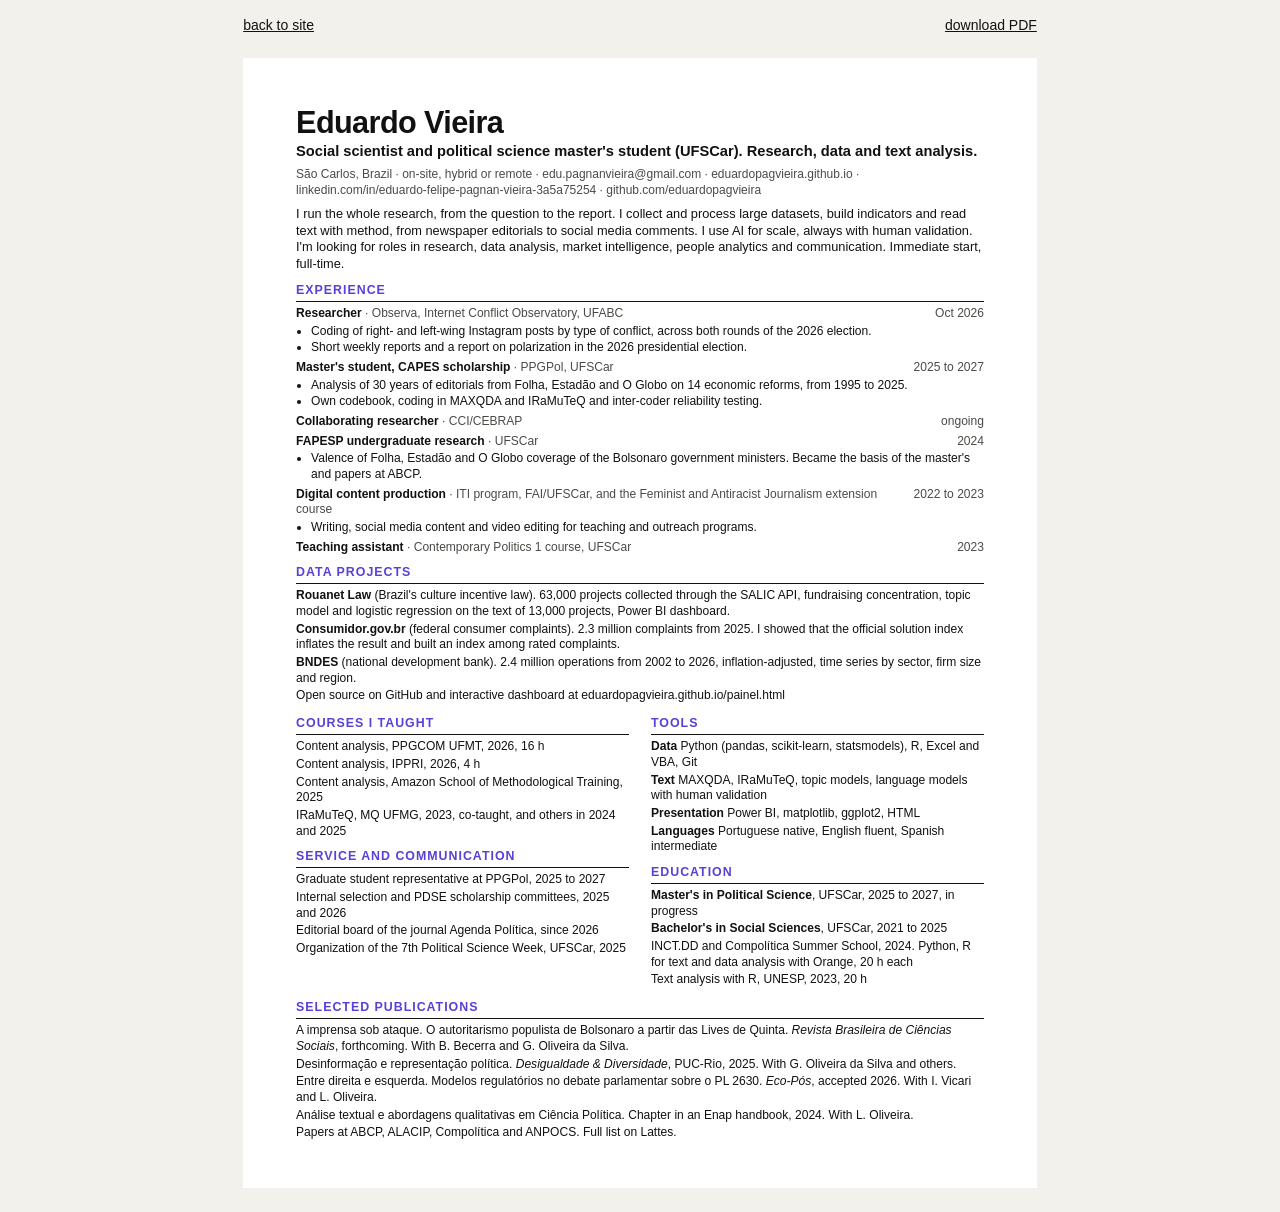
<file: cv.en.html>
<!DOCTYPE html>
<html lang="en">
<head>
<meta charset="utf-8">
<meta name="viewport" content="width=device-width, initial-scale=1">
<title>Eduardo Vieira, CV</title>
<meta name="description" content="CV of Eduardo Vieira, social scientist and political science master's student at UFSCar. Research, data and text analysis.">
<style>
@page{size:A4;margin:10mm 13mm 8mm}
:root{--tinta:#111;--cinza:#4a4a46;--linha:#cfccc3;--roxo:#5b3fd6}
*{box-sizing:border-box}
body{margin:0;background:#f3f1ec;color:var(--tinta);font-family:"Segoe UI",Arial,Helvetica,sans-serif;font-size:9.05pt;line-height:1.3}
.folha{max-width:210mm;margin:24px auto;background:#fff;padding:13mm 14mm 12mm}
@media print{body{background:#fff}.folha{margin:0;padding:0;max-width:none}.so-tela{display:none}}
a{color:inherit;text-decoration:none}
h1{font-size:23pt;line-height:1;margin:0 0 4px;letter-spacing:-.02em;font-weight:800}
.cargo{font-size:11pt;margin:0 0 6px;font-weight:600}
.contato{margin:0;color:var(--cinza);font-size:9pt}
.contato span+span::before{content:" · "}
.resumo{margin:8px 0 0;font-size:9.6pt}
h2{font-size:9.3pt;text-transform:uppercase;letter-spacing:.08em;color:var(--roxo);margin:9px 0 4px;padding-bottom:3px;border-bottom:1.2px solid var(--tinta)}
.item{margin:0 0 4px;break-inside:avoid}
.topo{display:flex;justify-content:space-between;gap:12px}
.topo b{font-weight:700}
.quando{color:var(--cinza);white-space:nowrap}
.onde{color:var(--cinza)}
ul{margin:2px 0 0;padding-left:15px}
li{margin:0 0 1px}
.duas{display:grid;grid-template-columns:1fr 1fr;gap:0 22px}
p{margin:0}
.lista p{margin:0 0 2px}
.so-tela{max-width:210mm;margin:16px auto 0;font-family:Arial,sans-serif;font-size:14px;display:flex;justify-content:space-between}
.so-tela a{text-decoration:underline}
@media print{.so-tela{display:none}}
</style>
</head>
<body>
<p class="so-tela"><a href="index.en.html">back to site</a><a href="cv.en.pdf">download PDF</a></p>
<main class="folha">

<header>
  <h1>Eduardo Vieira</h1>
  <p class="cargo">Social scientist and political science master's student (UFSCar). Research, data and text analysis.</p>
  <p class="contato"><span>São Carlos, Brazil</span><span>on-site, hybrid or remote</span><span><a href="mailto:edu.pagnanvieira@gmail.com">edu.pagnanvieira@gmail.com</a></span><span><a href="https://eduardopagvieira.github.io">eduardopagvieira.github.io</a></span><span><a href="https://www.linkedin.com/in/eduardo-felipe-pagnan-vieira-3a5a75254/">linkedin.com/in/eduardo-felipe-pagnan-vieira-3a5a75254</a></span><span><a href="https://github.com/eduardopagvieira">github.com/eduardopagvieira</a></span></p>
  <p class="resumo">I run the whole research, from the question to the report. I collect and process large datasets, build indicators and read text with method, from newspaper editorials to social media comments. I use AI for scale, always with human validation. I'm looking for roles in research, data analysis, market intelligence, people analytics and communication. Immediate start, full-time.</p>
</header>

<section>
  <h2>Experience</h2>
  <div class="item">
    <div class="topo"><span><b>Researcher</b> <span class="onde">· Observa, Internet Conflict Observatory, UFABC</span></span><span class="quando">Oct 2026</span></div>
    <ul>
      <li>Coding of right- and left-wing Instagram posts by type of conflict, across both rounds of the 2026 election.</li>
      <li>Short weekly reports and a report on polarization in the 2026 presidential election.</li>
    </ul>
  </div>
  <div class="item">
    <div class="topo"><span><b>Master's student, CAPES scholarship</b> <span class="onde">· PPGPol, UFSCar</span></span><span class="quando">2025 to 2027</span></div>
    <ul>
      <li>Analysis of 30 years of editorials from Folha, Estadão and O Globo on 14 economic reforms, from 1995 to 2025.</li>
      <li>Own codebook, coding in MAXQDA and IRaMuTeQ and inter-coder reliability testing.</li>
    </ul>
  </div>
  <div class="item">
    <div class="topo"><span><b>Collaborating researcher</b> <span class="onde">· CCI/CEBRAP</span></span><span class="quando">ongoing</span></div>
  </div>
  <div class="item">
    <div class="topo"><span><b>FAPESP undergraduate research</b> <span class="onde">· UFSCar</span></span><span class="quando">2024</span></div>
    <ul>
      <li>Valence of Folha, Estadão and O Globo coverage of the Bolsonaro government ministers. Became the basis of the master's and papers at ABCP.</li>
    </ul>
  </div>
  <div class="item">
    <div class="topo"><span><b>Digital content production</b> <span class="onde">· ITI program, FAI/UFSCar, and the Feminist and Antiracist Journalism extension course</span></span><span class="quando">2022 to 2023</span></div>
    <ul>
      <li>Writing, social media content and video editing for teaching and outreach programs.</li>
    </ul>
  </div>
  <div class="item">
    <div class="topo"><span><b>Teaching assistant</b> <span class="onde">· Contemporary Politics 1 course, UFSCar</span></span><span class="quando">2023</span></div>
  </div>
</section>

<section>
  <h2>Data projects</h2>
  <div class="lista">
    <p><b>Rouanet Law</b> (Brazil's culture incentive law). 63,000 projects collected through the SALIC API, fundraising concentration, topic model and logistic regression on the text of 13,000 projects, Power BI dashboard.</p>
    <p><b>Consumidor.gov.br</b> (federal consumer complaints). 2.3 million complaints from 2025. I showed that the official solution index inflates the result and built an index among rated complaints.</p>
    <p><b>BNDES</b> (national development bank). 2.4 million operations from 2002 to 2026, inflation-adjusted, time series by sector, firm size and region.</p>
    <p>Open source on GitHub and interactive dashboard at eduardopagvieira.github.io/painel.html</p>
  </div>
</section>

<div class="duas">
<section>
  <h2>Courses I taught</h2>
  <div class="lista">
    <p>Content analysis, PPGCOM UFMT, 2026, 16 h</p>
    <p>Content analysis, IPPRI, 2026, 4 h</p>
    <p>Content analysis, Amazon School of Methodological Training, 2025</p>
    <p>IRaMuTeQ, MQ UFMG, 2023, co-taught, and others in 2024 and 2025</p>
  </div>
  <h2>Service and communication</h2>
  <div class="lista">
    <p>Graduate student representative at PPGPol, 2025 to 2027</p>
    <p>Internal selection and PDSE scholarship committees, 2025 and 2026</p>
    <p>Editorial board of the journal Agenda Política, since 2026</p>
    <p>Organization of the 7th Political Science Week, UFSCar, 2025</p>
  </div>
</section>
<section>
  <h2>Tools</h2>
  <div class="lista">
    <p><b>Data</b> Python (pandas, scikit-learn, statsmodels), R, Excel and VBA, Git</p>
    <p><b>Text</b> MAXQDA, IRaMuTeQ, topic models, language models with human validation</p>
    <p><b>Presentation</b> Power BI, matplotlib, ggplot2, HTML</p>
    <p><b>Languages</b> Portuguese native, English fluent, Spanish intermediate</p>
  </div>
  <h2>Education</h2>
  <div class="lista">
    <p><b>Master's in Political Science</b>, UFSCar, 2025 to 2027, in progress</p>
    <p><b>Bachelor's in Social Sciences</b>, UFSCar, 2021 to 2025</p>
    <p>INCT.DD and Compolítica Summer School, 2024. Python, R for text and data analysis with Orange, 20 h each</p>
    <p>Text analysis with R, UNESP, 2023, 20 h</p>
  </div>
</section>
</div>

<section>
  <h2>Selected publications</h2>
  <div class="lista">
    <p>A imprensa sob ataque. O autoritarismo populista de Bolsonaro a partir das Lives de Quinta. <i>Revista Brasileira de Ciências Sociais</i>, forthcoming. With B. Becerra and G. Oliveira da Silva.</p>
    <p>Desinformação e representação política. <i>Desigualdade &amp; Diversidade</i>, PUC-Rio, 2025. With G. Oliveira da Silva and others.</p>
    <p>Entre direita e esquerda. Modelos regulatórios no debate parlamentar sobre o PL 2630. <i>Eco-Pós</i>, accepted 2026. With I. Vicari and L. Oliveira.</p>
    <p>Análise textual e abordagens qualitativas em Ciência Política. Chapter in an Enap handbook, 2024. With L. Oliveira.</p>
    <p>Papers at ABCP, ALACIP, Compolítica and ANPOCS. Full list on Lattes.</p>
  </div>
</section>

</main>
</body>
</html>
</file>
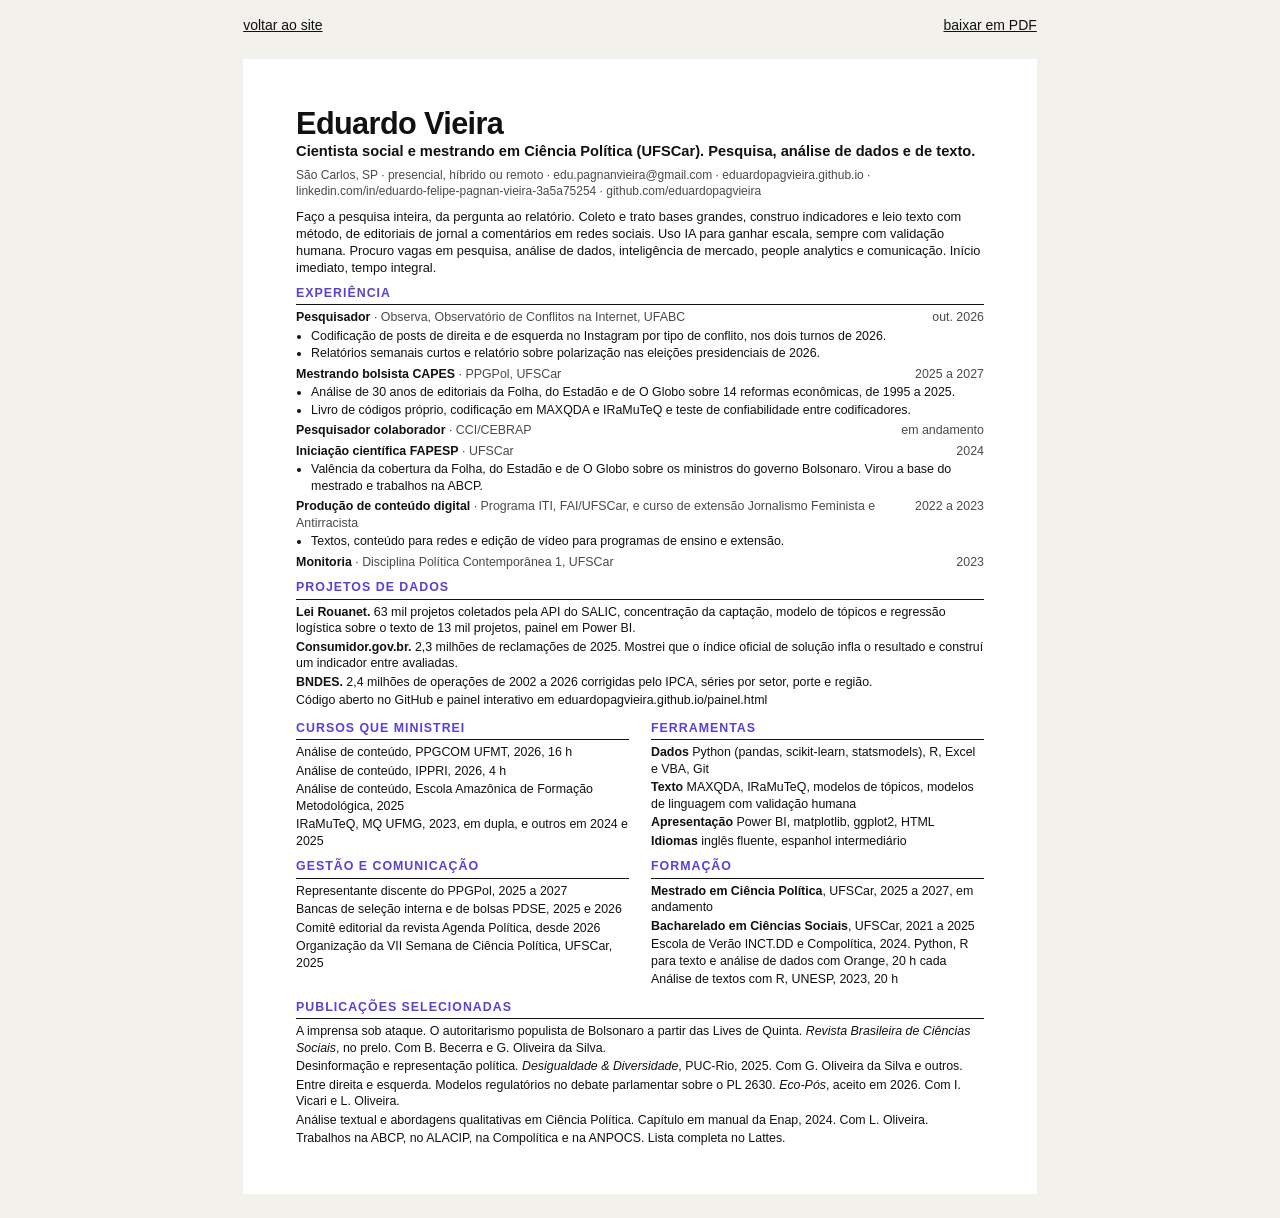
<file: cv.html>
<!DOCTYPE html>
<html lang="pt-BR">
<head>
<meta charset="utf-8">
<meta name="viewport" content="width=device-width, initial-scale=1">
<title>Eduardo Vieira, currículo</title>
<meta name="description" content="Currículo de Eduardo Vieira, cientista social e mestrando em Ciência Política na UFSCar. Pesquisa, análise de dados e de texto.">
<style>
@page{size:A4;margin:11mm 13mm 10mm}
:root{--tinta:#111;--cinza:#4a4a46;--linha:#cfccc3;--roxo:#5b3fd6}
*{box-sizing:border-box}
body{margin:0;background:#f3f1ec;color:var(--tinta);font-family:"Segoe UI",Arial,Helvetica,sans-serif;font-size:9.3pt;line-height:1.33}
.folha{max-width:210mm;margin:24px auto;background:#fff;padding:13mm 14mm 12mm}
@media print{body{background:#fff}.folha{margin:0;padding:0;max-width:none}.so-tela{display:none}}
a{color:inherit;text-decoration:none}
h1{font-size:23pt;line-height:1;margin:0 0 4px;letter-spacing:-.02em;font-weight:800}
.cargo{font-size:11pt;margin:0 0 6px;font-weight:600}
.contato{margin:0;color:var(--cinza);font-size:9pt}
.contato span+span::before{content:" · "}
.resumo{margin:8px 0 0;font-size:9.6pt}
h2{font-size:9.3pt;text-transform:uppercase;letter-spacing:.08em;color:var(--roxo);margin:9px 0 4px;padding-bottom:3px;border-bottom:1.2px solid var(--tinta)}
.item{margin:0 0 4px;break-inside:avoid}
.topo{display:flex;justify-content:space-between;gap:12px}
.topo b{font-weight:700}
.quando{color:var(--cinza);white-space:nowrap}
.onde{color:var(--cinza)}
ul{margin:2px 0 0;padding-left:15px}
li{margin:0 0 1px}
.duas{display:grid;grid-template-columns:1fr 1fr;gap:0 22px}
p{margin:0}
.lista p{margin:0 0 2px}
.so-tela{max-width:210mm;margin:16px auto 0;font-family:Arial,sans-serif;font-size:14px;display:flex;justify-content:space-between}
.so-tela a{text-decoration:underline}
@media print{.so-tela{display:none}}
</style>
</head>
<body>
<p class="so-tela"><a href="index.html">voltar ao site</a><a href="cv.pdf">baixar em PDF</a></p>
<main class="folha">

<header>
  <h1>Eduardo Vieira</h1>
  <p class="cargo">Cientista social e mestrando em Ciência Política (UFSCar). Pesquisa, análise de dados e de texto.</p>
  <p class="contato"><span>São Carlos, SP</span><span>presencial, híbrido ou remoto</span><span><a href="mailto:edu.pagnanvieira@gmail.com">edu.pagnanvieira@gmail.com</a></span><span><a href="https://eduardopagvieira.github.io">eduardopagvieira.github.io</a></span><span><a href="https://www.linkedin.com/in/eduardo-felipe-pagnan-vieira-3a5a75254/">linkedin.com/in/eduardo-felipe-pagnan-vieira-3a5a75254</a></span><span><a href="https://github.com/eduardopagvieira">github.com/eduardopagvieira</a></span></p>
  <p class="resumo">Faço a pesquisa inteira, da pergunta ao relatório. Coleto e trato bases grandes, construo indicadores e leio texto com método, de editoriais de jornal a comentários em redes sociais. Uso IA para ganhar escala, sempre com validação humana. Procuro vagas em pesquisa, análise de dados, inteligência de mercado, people analytics e comunicação. Início imediato, tempo integral.</p>
</header>

<section>
  <h2>Experiência</h2>
  <div class="item">
    <div class="topo"><span><b>Pesquisador</b> <span class="onde">· Observa, Observatório de Conflitos na Internet, UFABC</span></span><span class="quando">out. 2026</span></div>
    <ul>
      <li>Codificação de posts de direita e de esquerda no Instagram por tipo de conflito, nos dois turnos de 2026.</li>
      <li>Relatórios semanais curtos e relatório sobre polarização nas eleições presidenciais de 2026.</li>
    </ul>
  </div>
  <div class="item">
    <div class="topo"><span><b>Mestrando bolsista CAPES</b> <span class="onde">· PPGPol, UFSCar</span></span><span class="quando">2025 a 2027</span></div>
    <ul>
      <li>Análise de 30 anos de editoriais da Folha, do Estadão e de O Globo sobre 14 reformas econômicas, de 1995 a 2025.</li>
      <li>Livro de códigos próprio, codificação em MAXQDA e IRaMuTeQ e teste de confiabilidade entre codificadores.</li>
    </ul>
  </div>
  <div class="item">
    <div class="topo"><span><b>Pesquisador colaborador</b> <span class="onde">· CCI/CEBRAP</span></span><span class="quando">em andamento</span></div>
  </div>
  <div class="item">
    <div class="topo"><span><b>Iniciação científica FAPESP</b> <span class="onde">· UFSCar</span></span><span class="quando">2024</span></div>
    <ul>
      <li>Valência da cobertura da Folha, do Estadão e de O Globo sobre os ministros do governo Bolsonaro. Virou a base do mestrado e trabalhos na ABCP.</li>
    </ul>
  </div>
  <div class="item">
    <div class="topo"><span><b>Produção de conteúdo digital</b> <span class="onde">· Programa ITI, FAI/UFSCar, e curso de extensão Jornalismo Feminista e Antirracista</span></span><span class="quando">2022 a 2023</span></div>
    <ul>
      <li>Textos, conteúdo para redes e edição de vídeo para programas de ensino e extensão.</li>
    </ul>
  </div>
  <div class="item">
    <div class="topo"><span><b>Monitoria</b> <span class="onde">· Disciplina Política Contemporânea 1, UFSCar</span></span><span class="quando">2023</span></div>
  </div>
</section>

<section>
  <h2>Projetos de dados</h2>
  <div class="lista">
    <p><b>Lei Rouanet.</b> 63 mil projetos coletados pela API do SALIC, concentração da captação, modelo de tópicos e regressão logística sobre o texto de 13 mil projetos, painel em Power BI.</p>
    <p><b>Consumidor.gov.br.</b> 2,3 milhões de reclamações de 2025. Mostrei que o índice oficial de solução infla o resultado e construí um indicador entre avaliadas.</p>
    <p><b>BNDES.</b> 2,4 milhões de operações de 2002 a 2026 corrigidas pelo IPCA, séries por setor, porte e região.</p>
    <p>Código aberto no GitHub e painel interativo em eduardopagvieira.github.io/painel.html</p>
  </div>
</section>

<div class="duas">
<section>
  <h2>Cursos que ministrei</h2>
  <div class="lista">
    <p>Análise de conteúdo, PPGCOM UFMT, 2026, 16 h</p>
    <p>Análise de conteúdo, IPPRI, 2026, 4 h</p>
    <p>Análise de conteúdo, Escola Amazônica de Formação Metodológica, 2025</p>
    <p>IRaMuTeQ, MQ UFMG, 2023, em dupla, e outros em 2024 e 2025</p>
  </div>
  <h2>Gestão e comunicação</h2>
  <div class="lista">
    <p>Representante discente do PPGPol, 2025 a 2027</p>
    <p>Bancas de seleção interna e de bolsas PDSE, 2025 e 2026</p>
    <p>Comitê editorial da revista Agenda Política, desde 2026</p>
    <p>Organização da VII Semana de Ciência Política, UFSCar, 2025</p>
  </div>
</section>
<section>
  <h2>Ferramentas</h2>
  <div class="lista">
    <p><b>Dados</b> Python (pandas, scikit-learn, statsmodels), R, Excel e VBA, Git</p>
    <p><b>Texto</b> MAXQDA, IRaMuTeQ, modelos de tópicos, modelos de linguagem com validação humana</p>
    <p><b>Apresentação</b> Power BI, matplotlib, ggplot2, HTML</p>
    <p><b>Idiomas</b> inglês fluente, espanhol intermediário</p>
  </div>
  <h2>Formação</h2>
  <div class="lista">
    <p><b>Mestrado em Ciência Política</b>, UFSCar, 2025 a 2027, em andamento</p>
    <p><b>Bacharelado em Ciências Sociais</b>, UFSCar, 2021 a 2025</p>
    <p>Escola de Verão INCT.DD e Compolítica, 2024. Python, R para texto e análise de dados com Orange, 20 h cada</p>
    <p>Análise de textos com R, UNESP, 2023, 20 h</p>
  </div>
</section>
</div>

<section>
  <h2>Publicações selecionadas</h2>
  <div class="lista">
    <p>A imprensa sob ataque. O autoritarismo populista de Bolsonaro a partir das Lives de Quinta. <i>Revista Brasileira de Ciências Sociais</i>, no prelo. Com B. Becerra e G. Oliveira da Silva.</p>
    <p>Desinformação e representação política. <i>Desigualdade &amp; Diversidade</i>, PUC-Rio, 2025. Com G. Oliveira da Silva e outros.</p>
    <p>Entre direita e esquerda. Modelos regulatórios no debate parlamentar sobre o PL 2630. <i>Eco-Pós</i>, aceito em 2026. Com I. Vicari e L. Oliveira.</p>
    <p>Análise textual e abordagens qualitativas em Ciência Política. Capítulo em manual da Enap, 2024. Com L. Oliveira.</p>
    <p>Trabalhos na ABCP, no ALACIP, na Compolítica e na ANPOCS. Lista completa no Lattes.</p>
  </div>
</section>

</main>
</body>
</html>
</file>
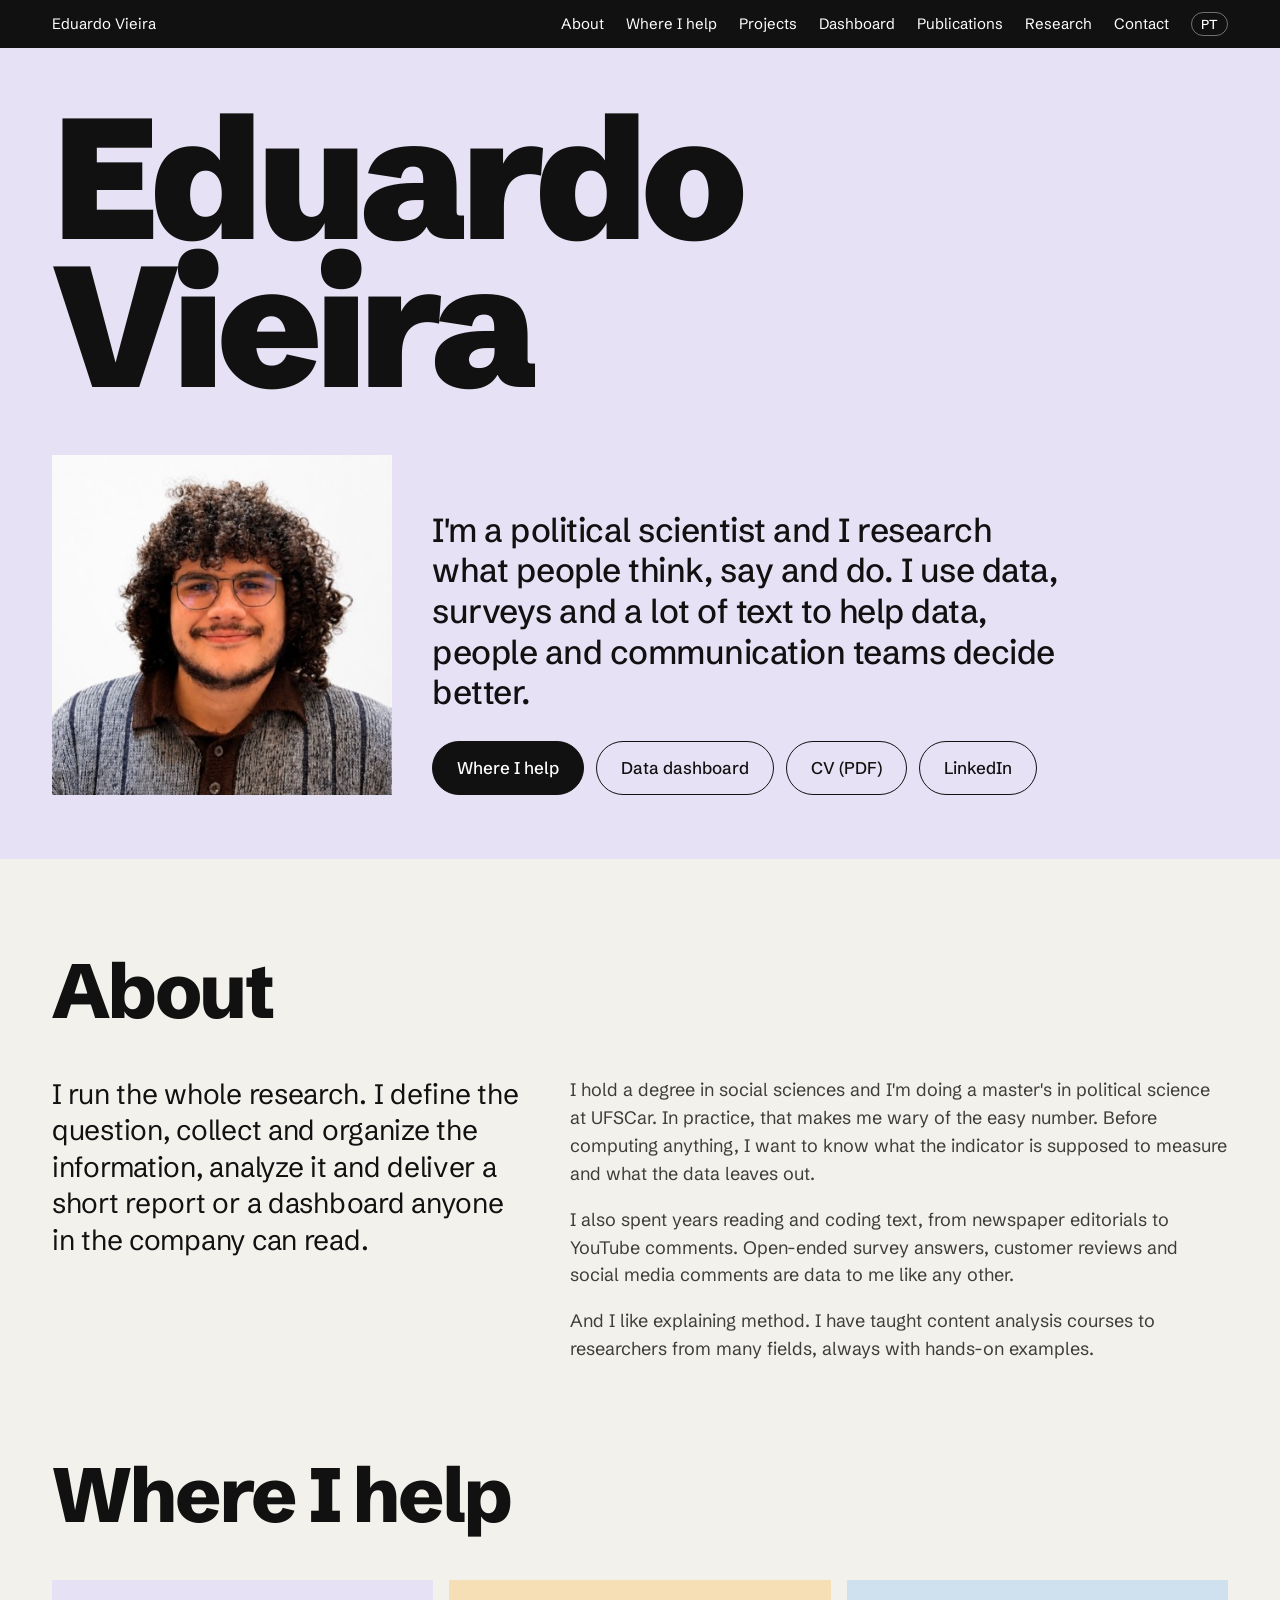
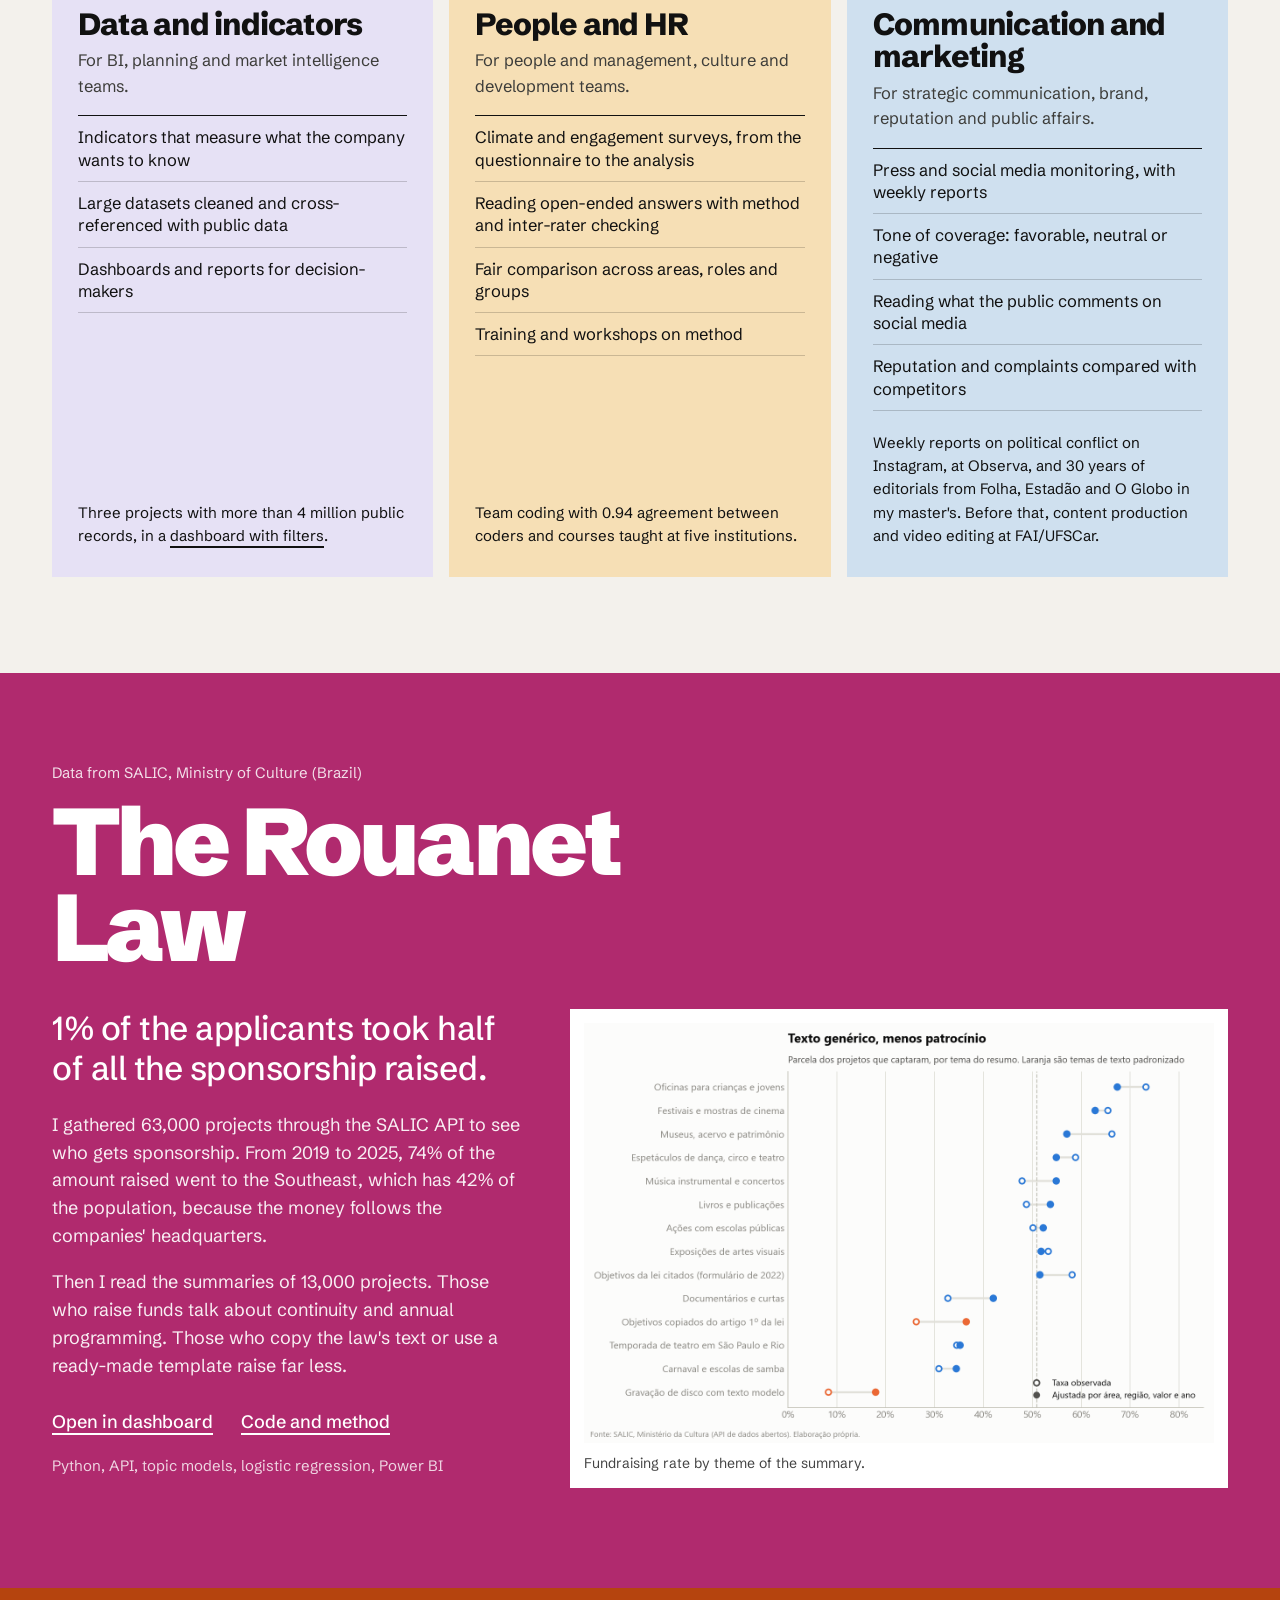
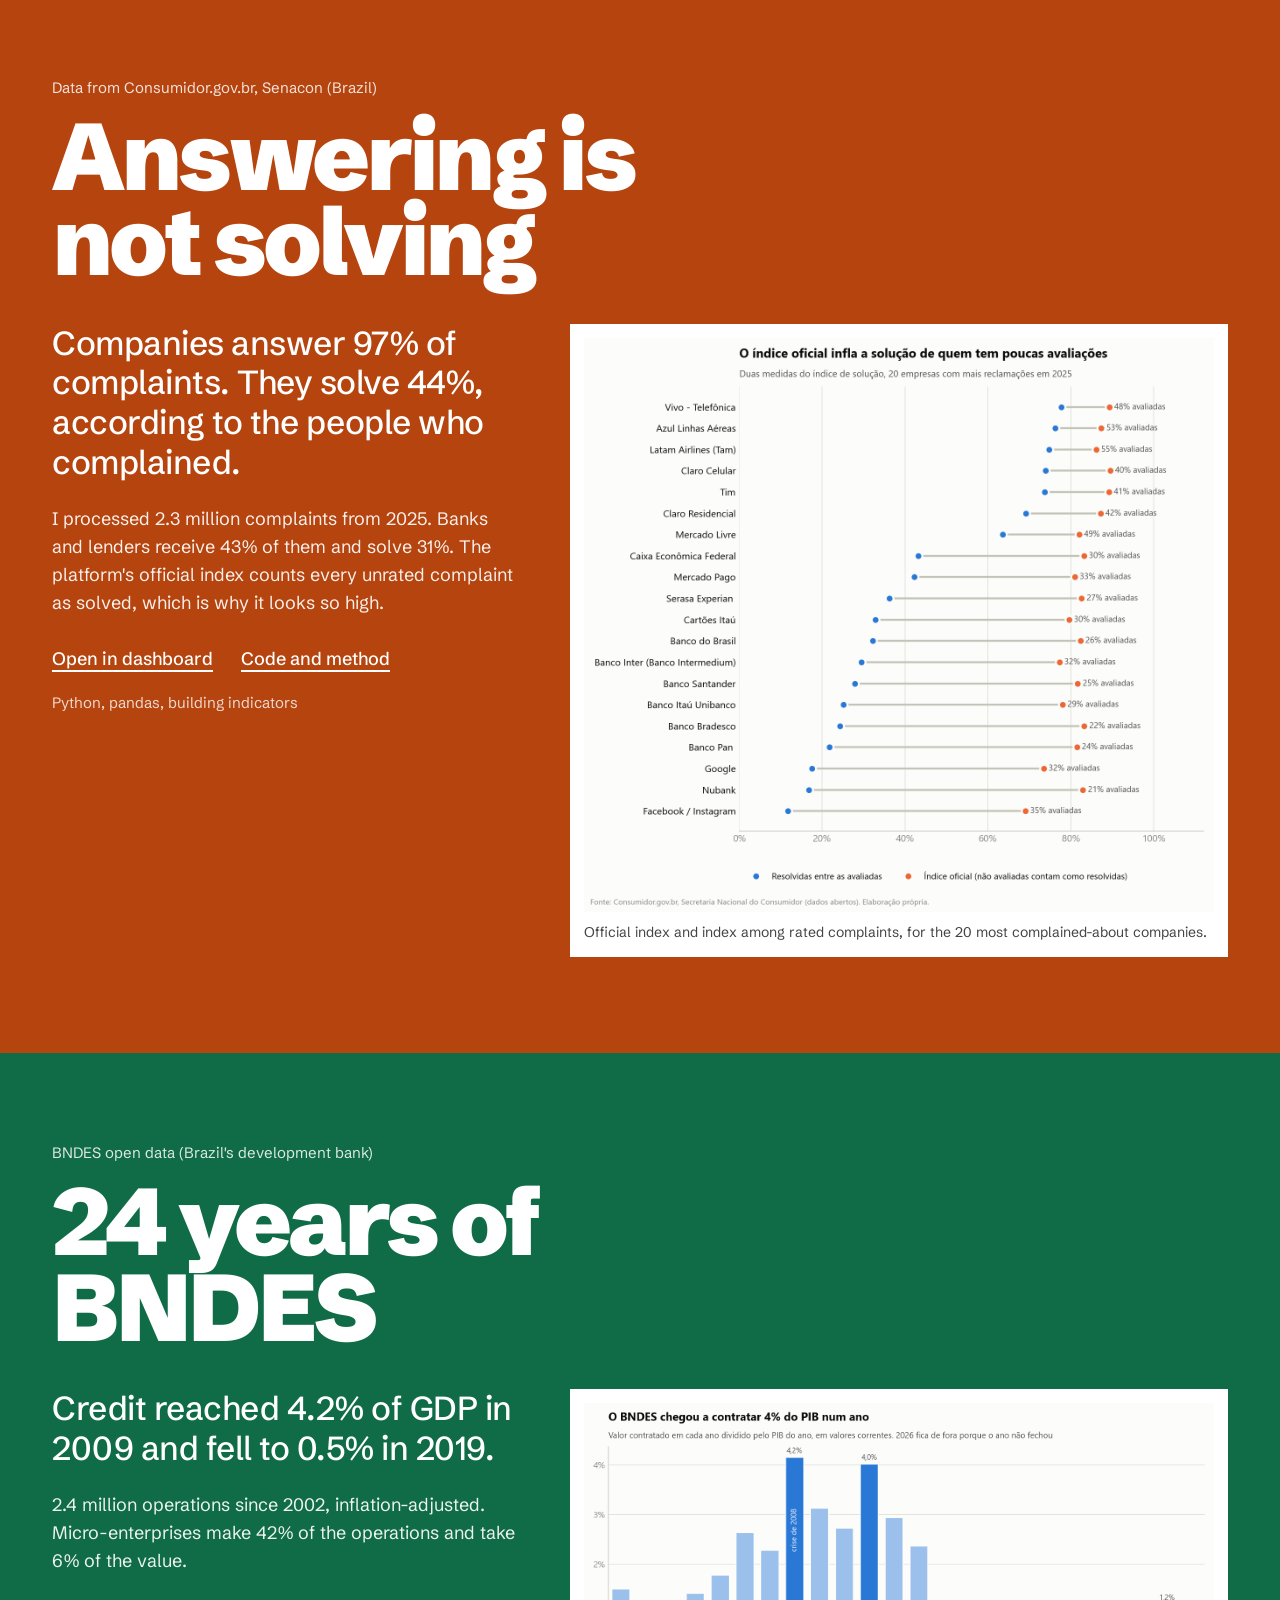
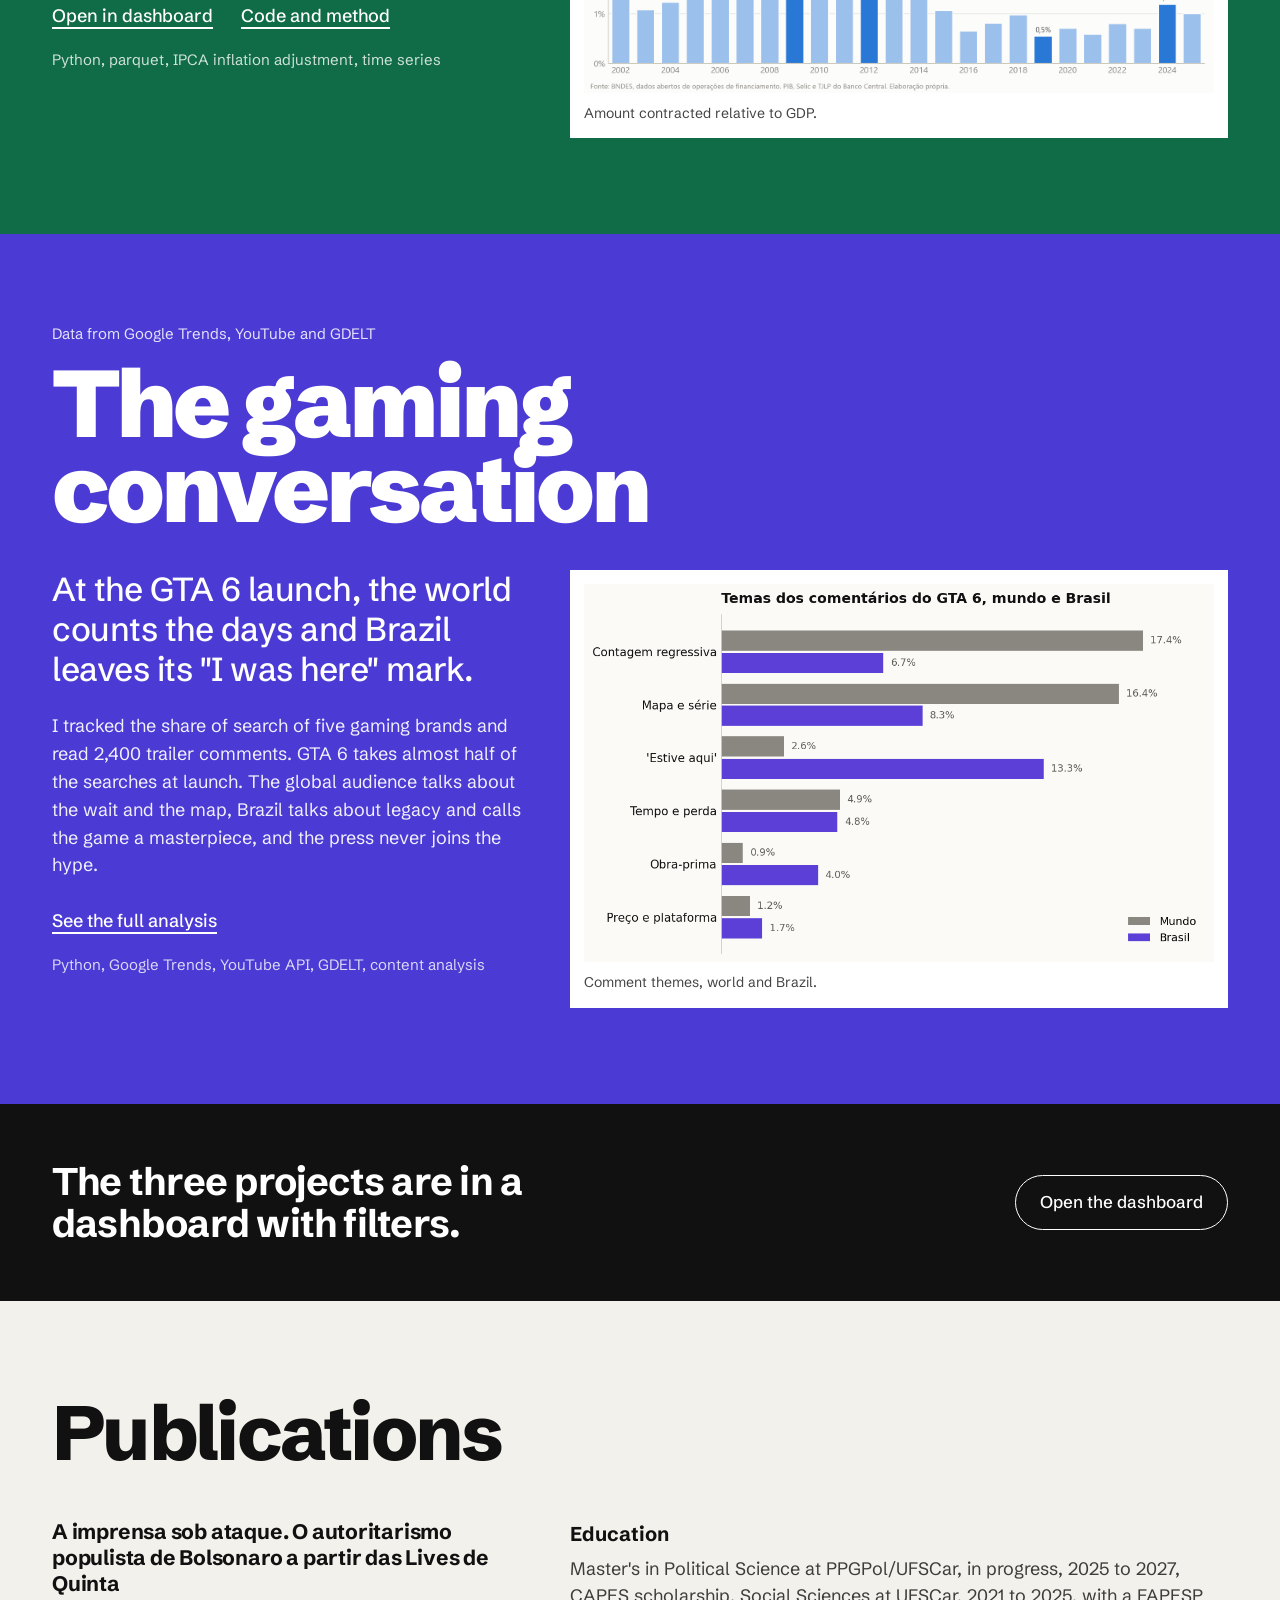
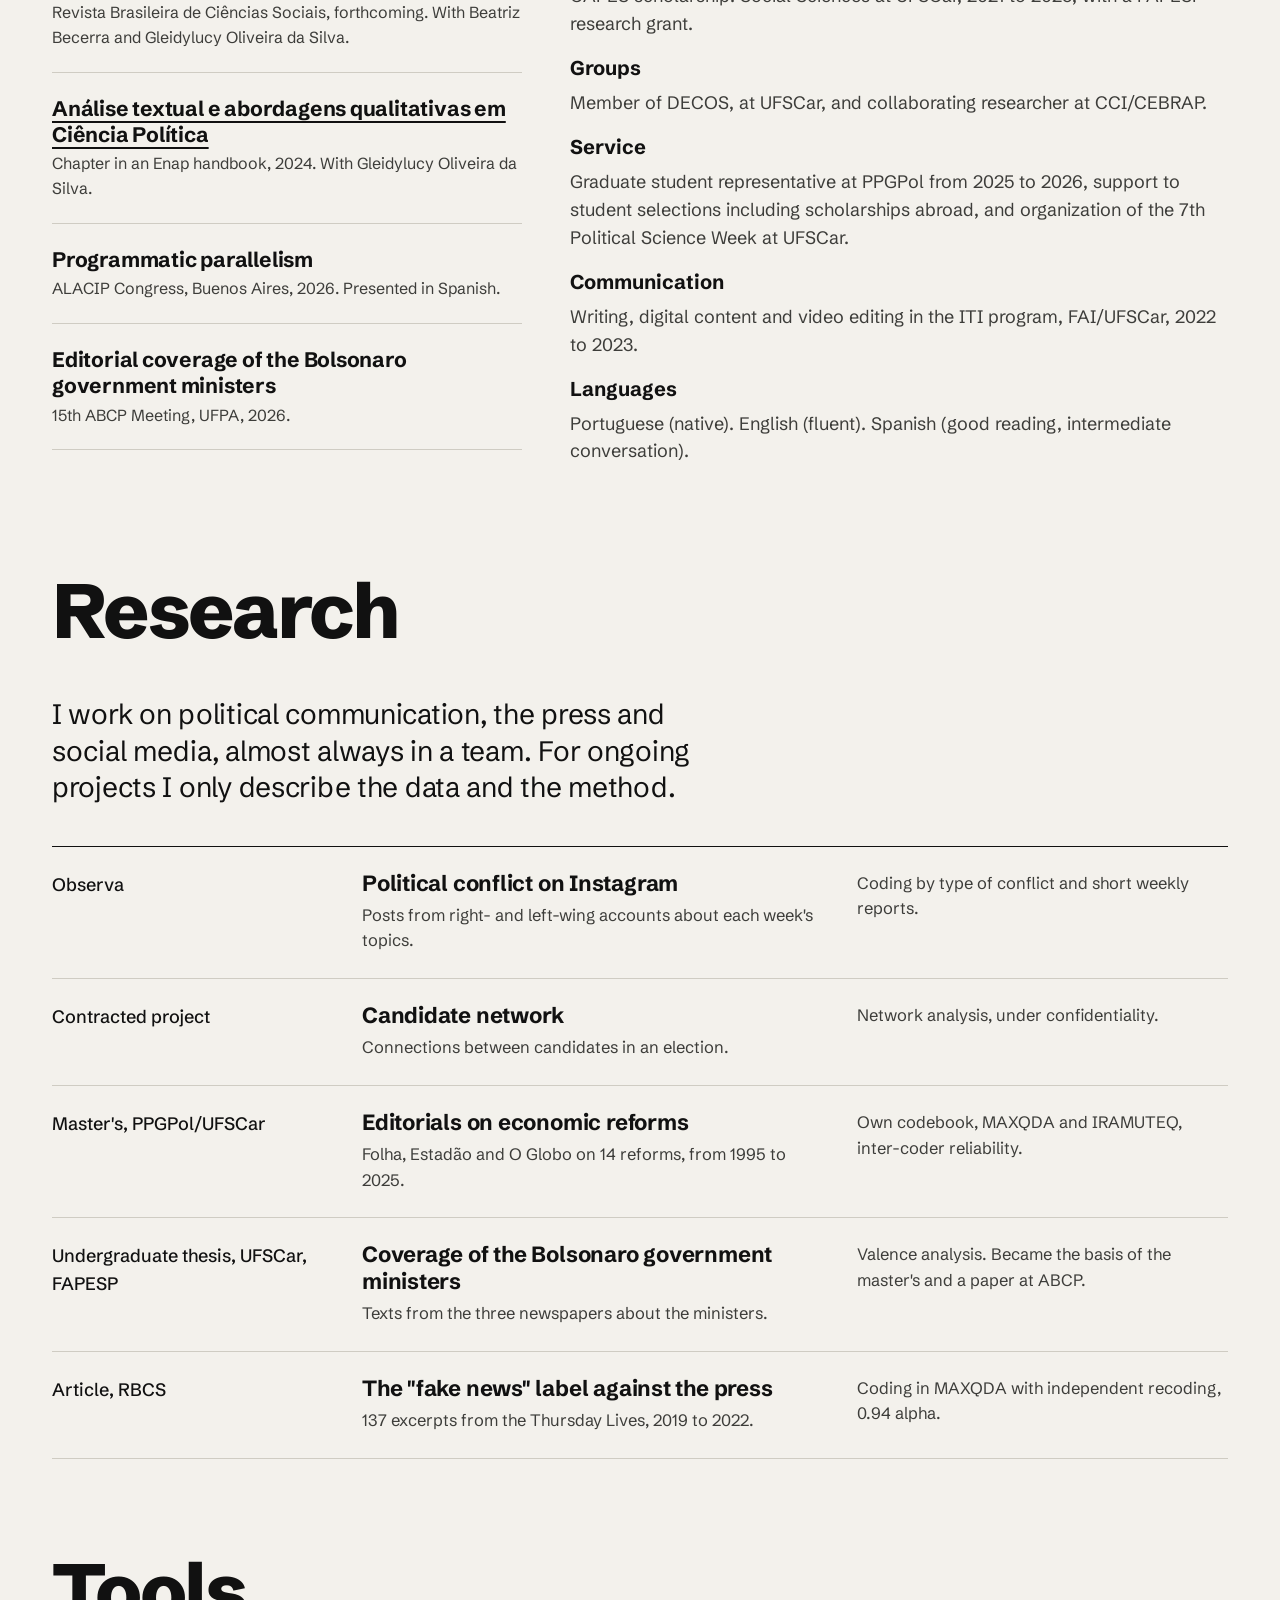
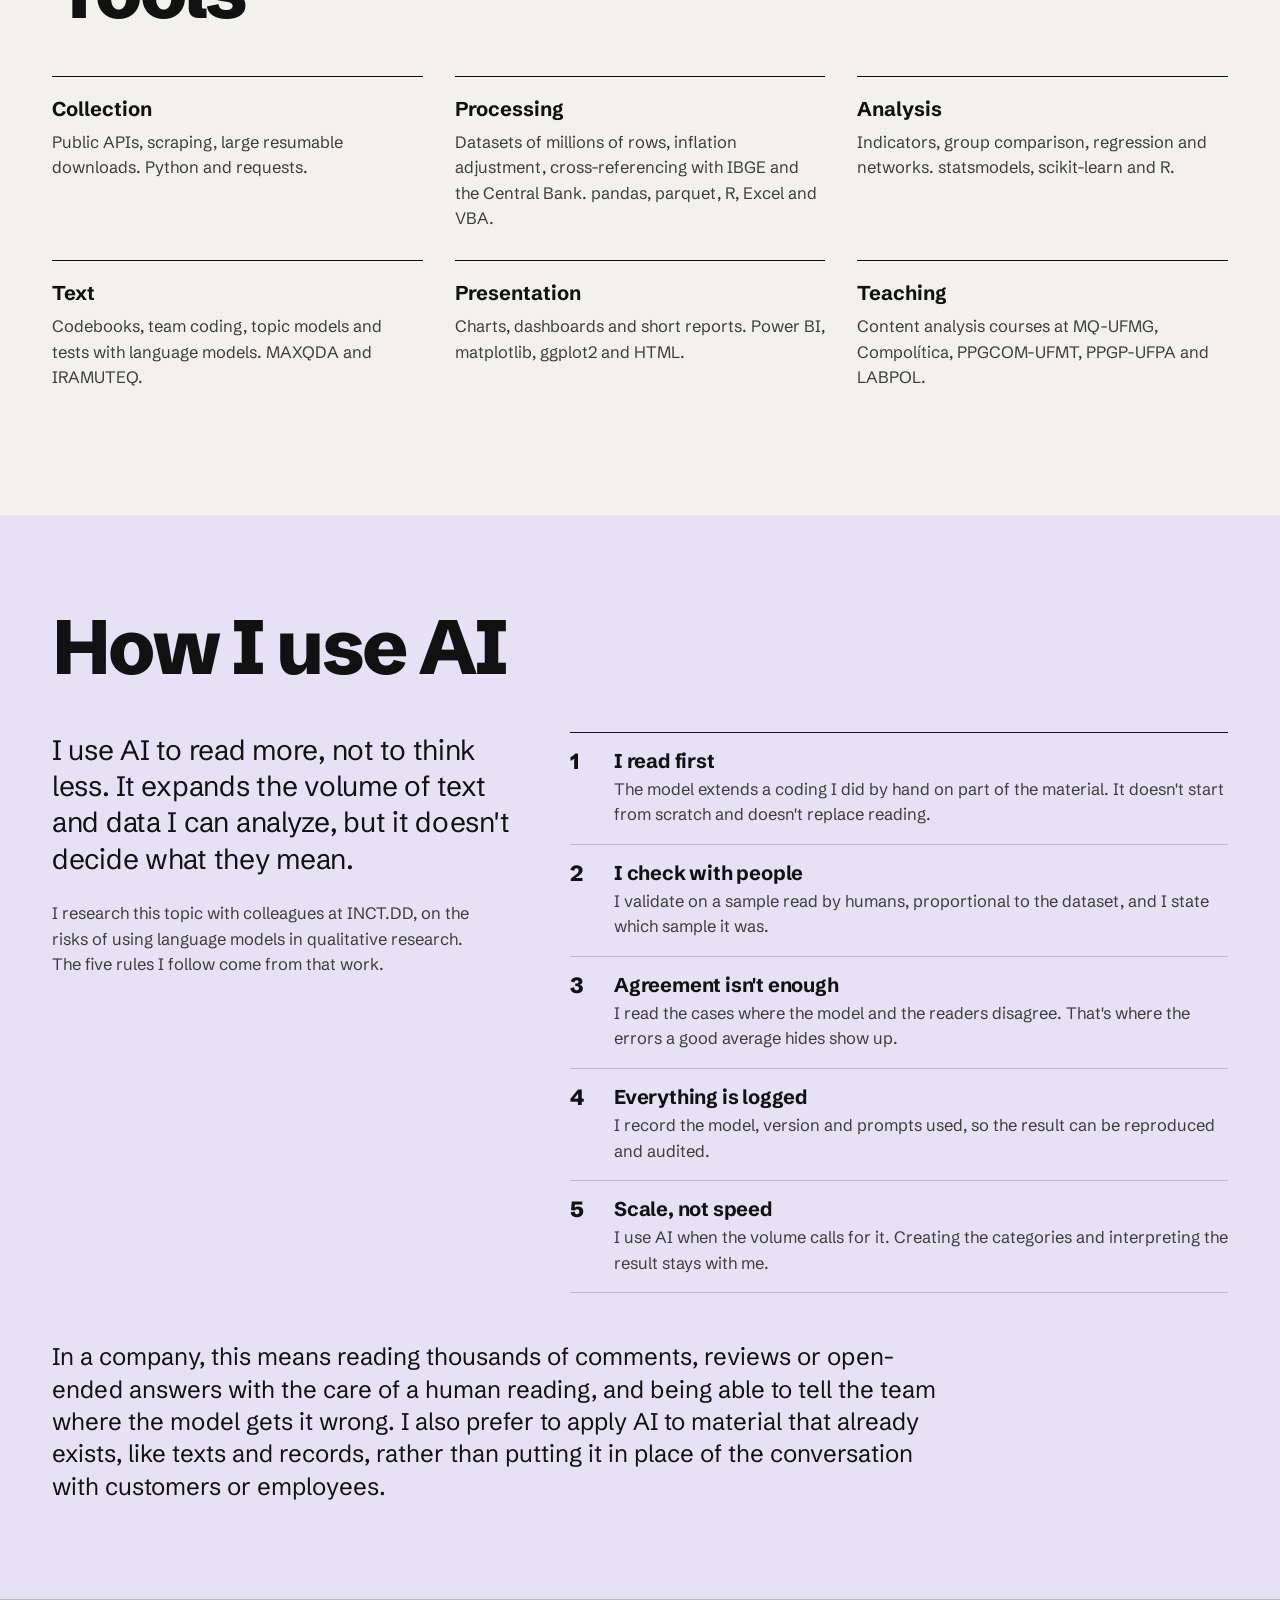
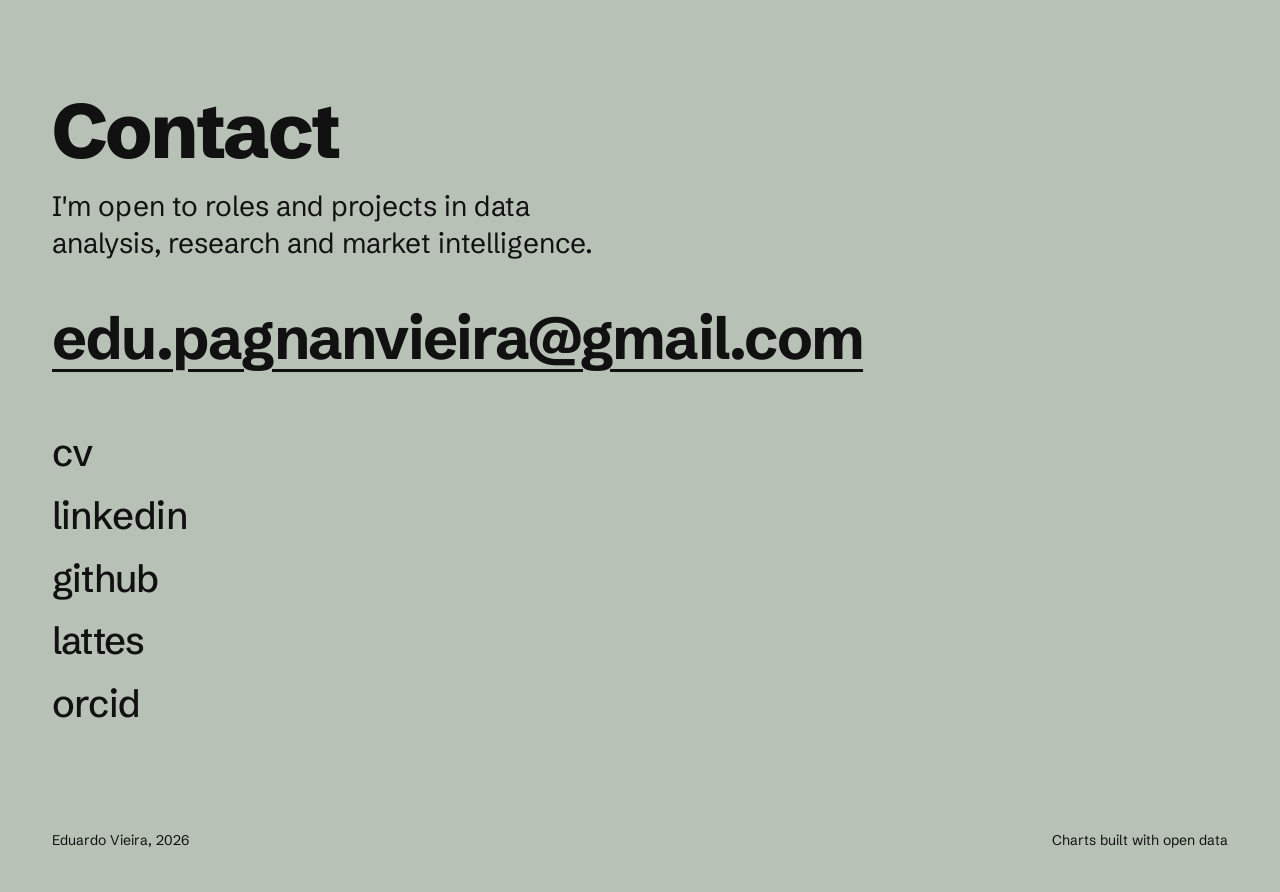
<file: index.en.html>
<!DOCTYPE html>
<html lang="en">
<head>
<meta charset="utf-8">
<meta name="viewport" content="width=device-width, initial-scale=1">
<title>Eduardo Vieira</title>
<meta name="description" content="Eduardo Vieira, data analyst and political scientist. Indicators, dashboards and text analysis with public and social media data.">
<meta property="og:type" content="website">
<meta property="og:title" content="Eduardo Vieira">
<meta property="og:description" content="Research, data and text for data, people and communication teams.">
<meta property="og:url" content="https://eduardopagvieira.github.io/index.en.html">
<meta property="og:image" content="https://eduardopagvieira.github.io/img/previa.png">
<meta property="og:image:width" content="1200">
<meta property="og:image:height" content="630">
<meta property="og:locale" content="en_US">
<meta name="twitter:card" content="summary_large_image">
<link rel="alternate" hreflang="pt-br" href="https://eduardopagvieira.github.io/">
<link rel="alternate" hreflang="en" href="https://eduardopagvieira.github.io/index.en.html">
<link rel="preconnect" href="https://fonts.googleapis.com">
<link rel="preconnect" href="https://fonts.gstatic.com" crossorigin>
<link href="https://fonts.googleapis.com/css2?family=Schibsted+Grotesk:ital,wght@0,400;0,500;0,700;0,800;0,900;1,400&display=swap" rel="stylesheet">
<link rel="stylesheet" href="estilo.css">
</head>
<body>

<header class="barra">
  <div class="wrap">
    <a href="#inicio">Eduardo Vieira</a>
    <nav aria-label="Sections">
      <a href="#sobre">About</a>
      <a href="#ajudo">Where I help</a>
      <a href="#projetos">Projects</a>
      <a href="painel.en.html">Dashboard</a>
      <a href="#publicacoes">Publications</a>
      <a href="#pesquisa">Research</a>
      <a href="#contato">Contact</a>
      <a href="index.html" class="lang" hreflang="pt-BR" aria-label="Versão em português">PT</a>
    </nav>
  </div>
</header>

<main id="inicio">

  <section class="abertura">
    <div class="wrap">
      <h1 class="nomao">Eduardo<br>Vieira</h1>
      <div class="linha">
        <figure class="foto">
          <span aria-hidden="true">EV</span>
          <img src="img/eduardo.png" alt="Photo of Eduardo Vieira" onerror="this.remove()">
        </figure>
        <div>
          <p class="oi">I'm a political scientist and I research what people think, say and do. I use data, surveys and a lot of text to help data, people and communication teams decide better.</p>
          <div class="botoes">
            <a class="botao cheio" href="#ajudo">Where I help</a>
            <a class="botao" href="painel.en.html">Data dashboard</a>
            <a class="botao" href="cv.en.pdf">CV (PDF)</a>
            <a class="botao" href="https://www.linkedin.com/in/eduardo-felipe-pagnan-vieira-3a5a75254/" rel="me">LinkedIn</a>
          </div>
        </div>
      </div>
    </div>
  </section>

  <section class="bloco" id="sobre">
    <div class="wrap">
      <h2 class="titulo">About</h2>
      <div class="duas">
        <p class="grande">I run the whole research. I define the question, collect and organize the information, analyze it and deliver a short report or a dashboard anyone in the company can read.</p>
        <div class="texto">
          <p>I hold a degree in social sciences and I'm doing a master's in political science at UFSCar. In practice, that makes me wary of the easy number. Before computing anything, I want to know what the indicator is supposed to measure and what the data leaves out.</p>
          <p>I also spent years reading and coding text, from newspaper editorials to YouTube comments. Open-ended survey answers, customer reviews and social media comments are data to me like any other.</p>
          <p>And I like explaining method. I have taught content analysis courses to researchers from many fields, always with hands-on examples.</p>
        </div>
      </div>
    </div>
  </section>

  <section class="bloco areas" id="ajudo">
    <div class="wrap">
      <h2 class="titulo">Where I help</h2>
      <div class="tres-areas">
        <article class="area a-dados">
          <h3>Data and indicators</h3>
          <p>For BI, planning and market intelligence teams.</p>
          <ul>
            <li>Indicators that measure what the company wants to know</li>
            <li>Large datasets cleaned and cross-referenced with public data</li>
            <li>Dashboards and reports for decision-makers</li>
          </ul>
          <p class="prova">Three projects with more than 4 million public records, in a <a href="painel.en.html">dashboard with filters</a>.</p>
        </article>
        <article class="area a-pessoas">
          <h3>People and HR</h3>
          <p>For people and management, culture and development teams.</p>
          <ul>
            <li>Climate and engagement surveys, from the questionnaire to the analysis</li>
            <li>Reading open-ended answers with method and inter-rater checking</li>
            <li>Fair comparison across areas, roles and groups</li>
            <li>Training and workshops on method</li>
          </ul>
          <p class="prova">Team coding with 0.94 agreement between coders and courses taught at five institutions.</p>
        </article>
        <article class="area a-comunicacao">
          <h3>Communication and marketing</h3>
          <p>For strategic communication, brand, reputation and public affairs.</p>
          <ul>
            <li>Press and social media monitoring, with weekly reports</li>
            <li>Tone of coverage: favorable, neutral or negative</li>
            <li>Reading what the public comments on social media</li>
            <li>Reputation and complaints compared with competitors</li>
          </ul>
          <p class="prova">Weekly reports on political conflict on Instagram, at Observa, and 30 years of editorials from Folha, Estadão and O Globo in my master's. Before that, content production and video editing at FAI/UFSCar.</p>
        </article>
      </div>
    </div>
  </section>

  <div id="projetos">
    <section class="projeto rouanet" aria-labelledby="p-rouanet">
      <div class="wrap">
        <p class="fonte">Data from SALIC, Ministry of Culture (Brazil)</p>
        <h2 id="p-rouanet">The Rouanet Law</h2>
        <div class="duas">
          <div>
            <p class="achado">1% of the applicants took half of all the sponsorship raised.</p>
            <div class="texto">
              <p>I gathered 63,000 projects through the SALIC API to see who gets sponsorship. From 2019 to 2025, 74% of the amount raised went to the Southeast, which has 42% of the population, because the money follows the companies' headquarters.</p>
              <p>Then I read the summaries of 13,000 projects. Those who raise funds talk about continuity and annual programming. Those who copy the law's text or use a ready-made template raise far less.</p>
            </div>
            <div class="links">
              <a href="painel.en.html#rouanet">Open in dashboard</a>
              <a href="https://github.com/eduardopagvieira/rouanet">Code and method</a>
            </div>
            <p class="ferr">Python, API, topic models, logistic regression, Power BI</p>
          </div>
          <figure>
            <img src="img/rouanet_textos.png" alt="Fundraising rate by theme of the project summary. Workshops for children and young people raise more; projects that copy the law's goals raise 26% and record production with template text 8%." loading="lazy">
            <figcaption>Fundraising rate by theme of the summary.</figcaption>
          </figure>
        </div>
      </div>
    </section>

    <section class="projeto consumidor" aria-labelledby="p-consumidor">
      <div class="wrap">
        <p class="fonte">Data from Consumidor.gov.br, Senacon (Brazil)</p>
        <h2 id="p-consumidor">Answering is not solving</h2>
        <div class="duas">
          <div>
            <p class="achado">Companies answer 97% of complaints. They solve 44%, according to the people who complained.</p>
            <div class="texto">
              <p>I processed 2.3 million complaints from 2025. Banks and lenders receive 43% of them and solve 31%. The platform's official index counts every unrated complaint as solved, which is why it looks so high.</p>
            </div>
            <div class="links">
              <a href="painel.en.html#consumidor">Open in dashboard</a>
              <a href="https://github.com/eduardopagvieira/consumidor">Code and method</a>
            </div>
            <p class="ferr">Python, pandas, building indicators</p>
          </div>
          <figure>
            <img src="img/consumidor_indice.png" alt="For the 20 most complained-about companies, the official solution index sits near 80% and the index among rated complaints ranges from 12% to 78%." loading="lazy">
            <figcaption>Official index and index among rated complaints, for the 20 most complained-about companies.</figcaption>
          </figure>
        </div>
      </div>
    </section>

    <section class="projeto bndes" aria-labelledby="p-bndes">
      <div class="wrap">
        <p class="fonte">BNDES open data (Brazil's development bank)</p>
        <h2 id="p-bndes">24 years of BNDES</h2>
        <div class="duas">
          <div>
            <p class="achado">Credit reached 4.2% of GDP in 2009 and fell to 0.5% in 2019.</p>
            <div class="texto">
              <p>2.4 million operations since 2002, inflation-adjusted. Micro-enterprises make 42% of the operations and take 6% of the value.</p>
            </div>
            <div class="links">
              <a href="painel.en.html#bndes">Open in dashboard</a>
              <a href="https://github.com/eduardopagvieira/bndes">Code and method</a>
            </div>
            <p class="ferr">Python, parquet, IPCA inflation adjustment, time series</p>
          </div>
          <figure>
            <img src="img/bndes_pib.png" alt="Amount contracted by BNDES relative to GDP, from 2002 to 2025, peaking at 4.2% in 2009 and 4.0% in 2012." loading="lazy">
            <figcaption>Amount contracted relative to GDP.</figcaption>
          </figure>
        </div>
      </div>
    </section>

    <section class="projeto games" aria-labelledby="p-games">
      <div class="wrap">
        <p class="fonte">Data from Google Trends, YouTube and GDELT</p>
        <h2 id="p-games">The gaming conversation</h2>
        <div class="duas">
          <div>
            <p class="achado">At the GTA 6 launch, the world counts the days and Brazil leaves its "I was here" mark.</p>
            <div class="texto">
              <p>I tracked the share of search of five gaming brands and read 2,400 trailer comments. GTA 6 takes almost half of the searches at launch. The global audience talks about the wait and the map, Brazil talks about legacy and calls the game a masterpiece, and the press never joins the hype.</p>
            </div>
            <div class="links">
              <a href="brand.en.html">See the full analysis</a>
            </div>
            <p class="ferr">Python, Google Trends, YouTube API, GDELT, content analysis</p>
          </div>
          <figure>
            <img src="img/brand_preview.png" alt="Themes in GTA 6 comments, world and Brazil. Brazilian viewers use I was here in 13% of comments against 3% worldwide, and call the game a masterpiece four times more." loading="lazy">
            <figcaption>Comment themes, world and Brazil.</figcaption>
          </figure>
        </div>
      </div>
    </section>
  </div>

  <section class="ponte">
    <div class="wrap">
      <p>The three projects are in a dashboard with filters.</p>
      <a class="botao" href="painel.en.html">Open the dashboard</a>
    </div>
  </section>

  <section class="bloco" id="publicacoes">
    <div class="wrap">
      <h2 class="titulo">Publications</h2>
      <div class="duas">
        <ul class="pubs">
          <li><div class="t">A imprensa sob ataque. O autoritarismo populista de Bolsonaro a partir das Lives de Quinta</div><div class="w">Revista Brasileira de Ciências Sociais, forthcoming. With Beatriz Becerra and Gleidylucy Oliveira da Silva.</div></li>
          <li><div class="t"><a href="https://repositorio.enap.gov.br/handle/1/8513">Análise textual e abordagens qualitativas em Ciência Política</a></div><div class="w">Chapter in an Enap handbook, 2024. With Gleidylucy Oliveira da Silva.</div></li>
          <li><div class="t">Programmatic parallelism</div><div class="w">ALACIP Congress, Buenos Aires, 2026. Presented in Spanish.</div></li>
          <li><div class="t">Editorial coverage of the Bolsonaro government ministers</div><div class="w">15th ABCP Meeting, UFPA, 2026.</div></li>
        </ul>
        <div class="formacao">
          <h3>Education</h3>
          <p>Master's in Political Science at PPGPol/UFSCar, in progress, 2025 to 2027, CAPES scholarship. Social Sciences at UFSCar, 2021 to 2025, with a FAPESP research grant.</p>
          <h3>Groups</h3>
          <p>Member of DECOS, at UFSCar, and collaborating researcher at CCI/CEBRAP.</p>
          <h3>Service</h3>
          <p>Graduate student representative at PPGPol from 2025 to 2026, support to student selections including scholarships abroad, and organization of the 7th Political Science Week at UFSCar.</p>
          <h3>Communication</h3>
          <p>Writing, digital content and video editing in the ITI program, FAI/UFSCar, 2022 to 2023.</p>
          <h3>Languages</h3>
          <p>Portuguese (native). English (fluent). Spanish (good reading, intermediate conversation).</p>
        </div>
      </div>
    </div>
  </section>

  <section class="bloco" id="pesquisa" style="padding-top:0">
    <div class="wrap">
      <h2 class="titulo">Research</h2>
      <p class="grande" style="max-width:40ch;margin-bottom:40px">I work on political communication, the press and social media, almost always in a team. For ongoing projects I only describe the data and the method.</p>
      <ul class="lista">
        <li><span class="onde">Observa</span><div><h3>Political conflict on Instagram</h3><p>Posts from right- and left-wing accounts about each week's topics.</p></div><p>Coding by type of conflict and short weekly reports.</p></li>
        <li><span class="onde">Contracted project</span><div><h3>Candidate network</h3><p>Connections between candidates in an election.</p></div><p>Network analysis, under confidentiality.</p></li>
        <li><span class="onde">Master's, PPGPol/UFSCar</span><div><h3>Editorials on economic reforms</h3><p>Folha, Estadão and O Globo on 14 reforms, from 1995 to 2025.</p></div><p>Own codebook, MAXQDA and IRAMUTEQ, inter-coder reliability.</p></li>
        <li><span class="onde">Undergraduate thesis, UFSCar, FAPESP</span><div><h3>Coverage of the Bolsonaro government ministers</h3><p>Texts from the three newspapers about the ministers.</p></div><p>Valence analysis. Became the basis of the master's and a paper at ABCP.</p></li>
        <li><span class="onde">Article, RBCS</span><div><h3>The "fake news" label against the press</h3><p>137 excerpts from the Thursday Lives, 2019 to 2022.</p></div><p>Coding in MAXQDA with independent recoding, 0.94 alpha.</p></li>
      </ul>
    </div>
  </section>

  <section class="bloco" style="padding-top:0">
    <div class="wrap">
      <h2 class="titulo">Tools</h2>
      <div class="ferramentas">
        <div><h3>Collection</h3><p>Public APIs, scraping, large resumable downloads. Python and requests.</p></div>
        <div><h3>Processing</h3><p>Datasets of millions of rows, inflation adjustment, cross-referencing with IBGE and the Central Bank. pandas, parquet, R, Excel and VBA.</p></div>
        <div><h3>Analysis</h3><p>Indicators, group comparison, regression and networks. statsmodels, scikit-learn and R.</p></div>
        <div><h3>Text</h3><p>Codebooks, team coding, topic models and tests with language models. MAXQDA and IRAMUTEQ.</p></div>
        <div><h3>Presentation</h3><p>Charts, dashboards and short reports. Power BI, matplotlib, ggplot2 and HTML.</p></div>
        <div><h3>Teaching</h3><p>Content analysis courses at MQ-UFMG, Compolítica, PPGCOM-UFMT, PPGP-UFPA and LABPOL.</p></div>
      </div>
    </div>
  </section>

  <section class="bloco ia" id="ia">
    <div class="wrap">
      <h2 class="titulo">How I use AI</h2>
      <div class="duas">
        <div>
          <p class="grande">I use AI to read more, not to think less. It expands the volume of text and data I can analyze, but it doesn't decide what they mean.</p>
          <p class="ia-nota">I research this topic with colleagues at INCT.DD, on the risks of using language models in qualitative research. The five rules I follow come from that work.</p>
        </div>
        <ol class="regras">
          <li><h3>I read first</h3><p>The model extends a coding I did by hand on part of the material. It doesn't start from scratch and doesn't replace reading.</p></li>
          <li><h3>I check with people</h3><p>I validate on a sample read by humans, proportional to the dataset, and I state which sample it was.</p></li>
          <li><h3>Agreement isn't enough</h3><p>I read the cases where the model and the readers disagree. That's where the errors a good average hides show up.</p></li>
          <li><h3>Everything is logged</h3><p>I record the model, version and prompts used, so the result can be reproduced and audited.</p></li>
          <li><h3>Scale, not speed</h3><p>I use AI when the volume calls for it. Creating the categories and interpreting the result stays with me.</p></li>
        </ol>
      </div>
      <p class="ia-empresa">In a company, this means reading thousands of comments, reviews or open-ended answers with the care of a human reading, and being able to tell the team where the model gets it wrong. I also prefer to apply AI to material that already exists, like texts and records, rather than putting it in place of the conversation with customers or employees.</p>
    </div>
  </section>

  <section class="contato" id="contato">
    <div class="wrap">
      <h2 class="titulo">Contact</h2>
      <p class="convite">I'm open to roles and projects in data analysis, research and market intelligence.</p>
      <a class="mail" href="mailto:edu.pagnanvieira@gmail.com">edu.pagnanvieira@gmail.com</a>
      <ul class="redes">
        <li><a href="cv.en.pdf">cv</a></li>
        <li><a href="https://www.linkedin.com/in/eduardo-felipe-pagnan-vieira-3a5a75254/" rel="me">linkedin</a></li>
        <li><a href="https://github.com/eduardopagvieira">github</a></li>
        <li><a href="http://lattes.cnpq.br/2723181992829140">lattes</a></li>
        <li><a href="https://orcid.org/0009-0004-6524-0010">orcid</a></li>
      </ul>
      <div class="rodape">
        <span>Eduardo Vieira, 2026</span>
        <span>Charts built with open data</span>
      </div>
    </div>
  </section>

</main>
</body>
</html>
</file>
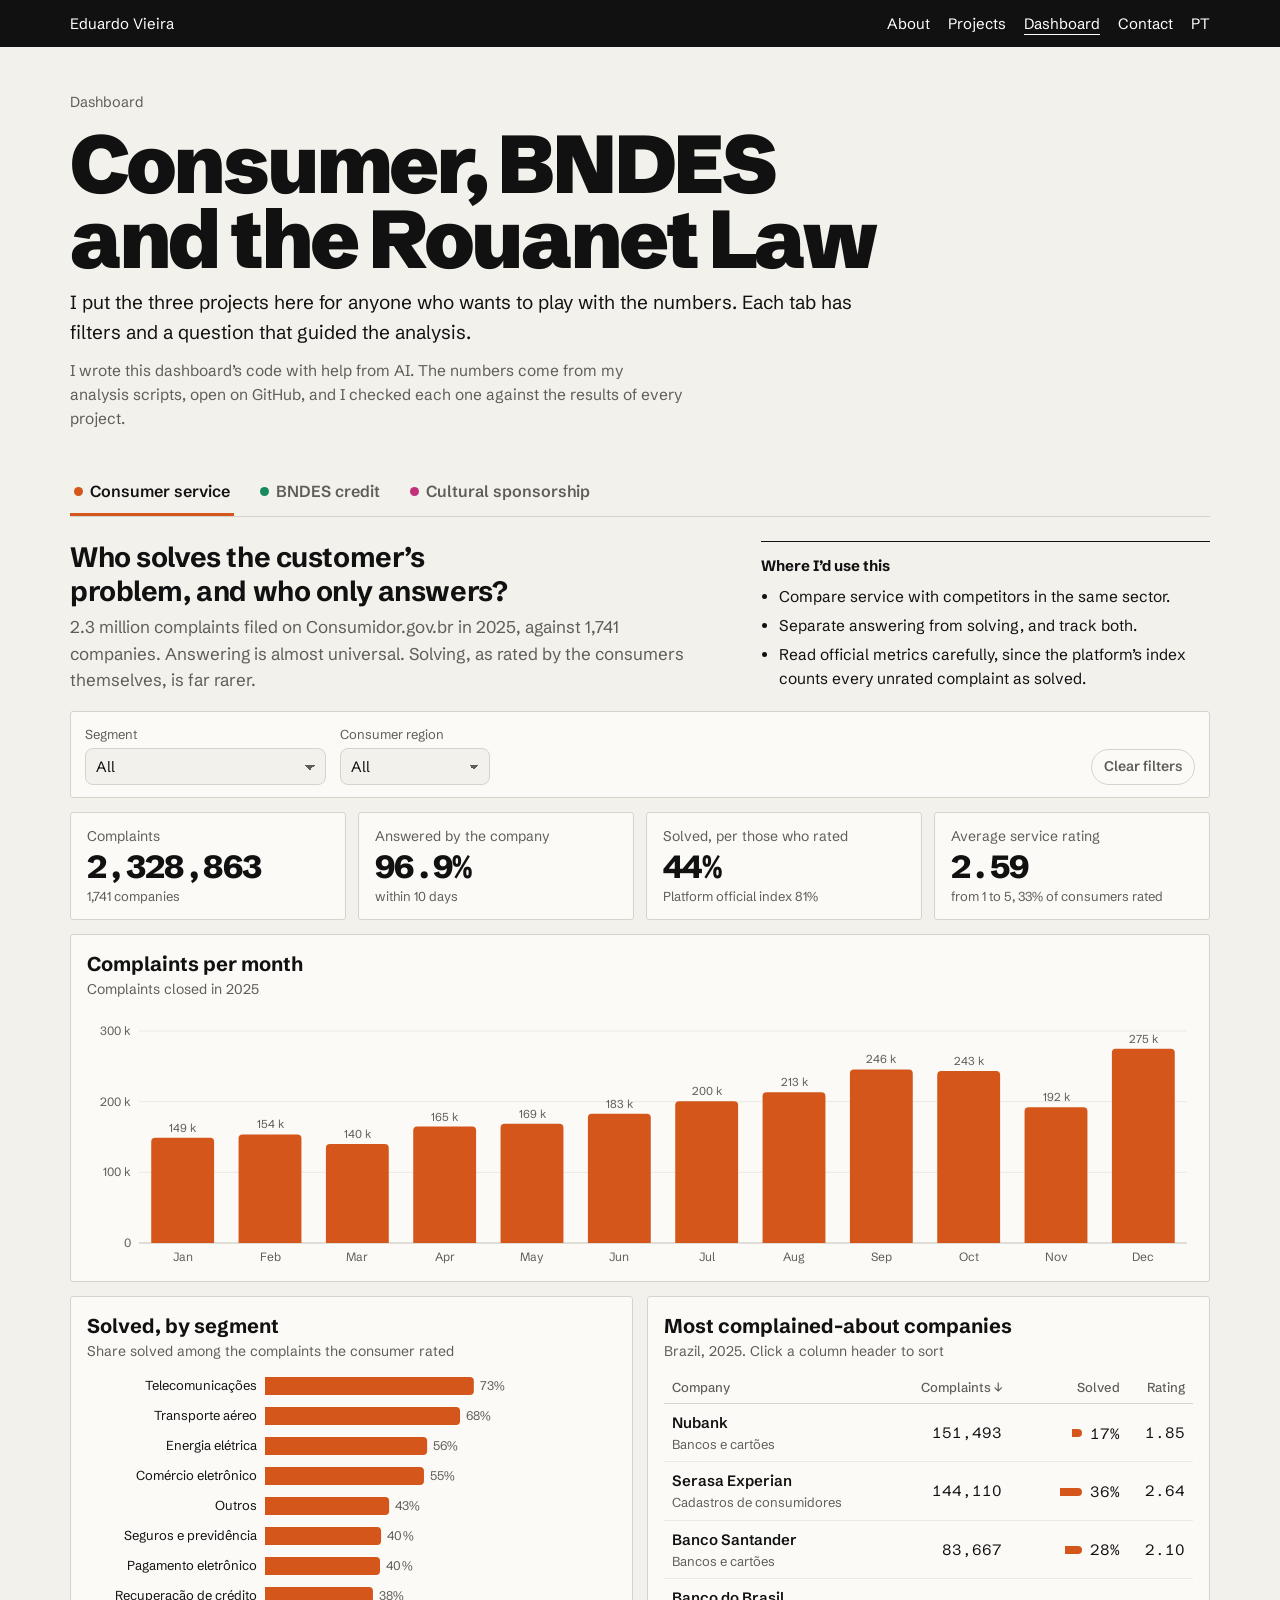
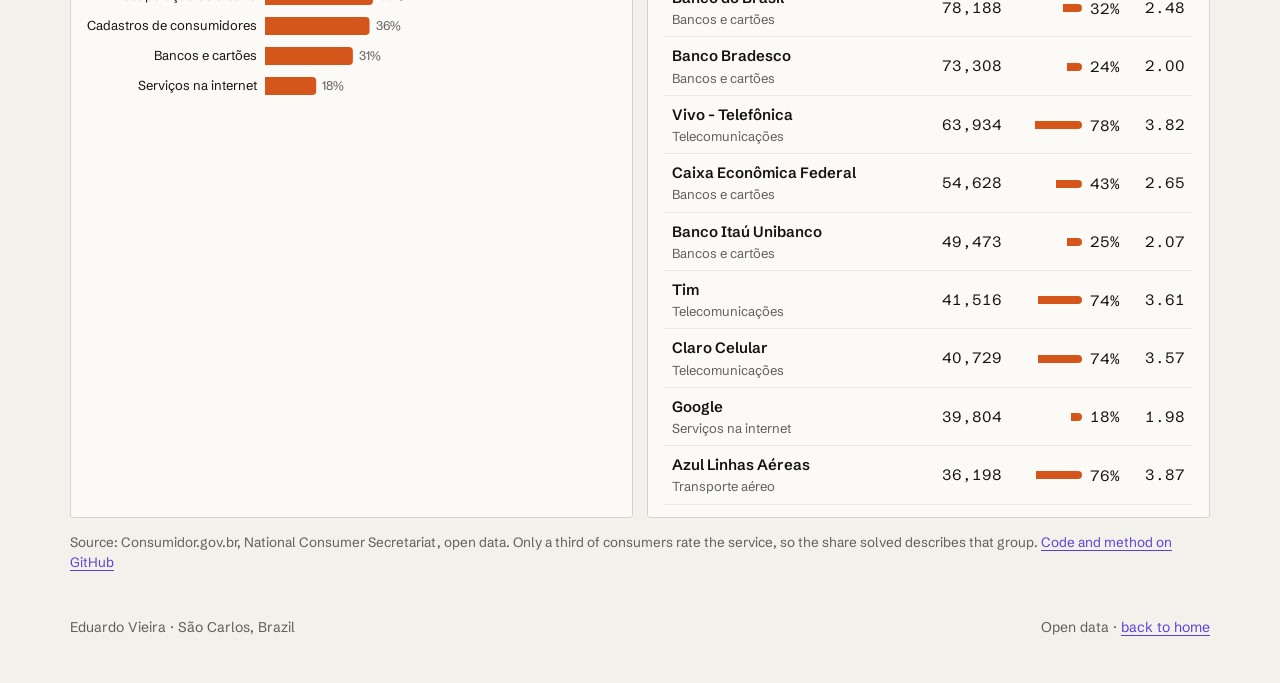
<file: painel.en.html>
<!DOCTYPE html>
<html lang="en">
<head>
<meta charset="utf-8">
<meta name="viewport" content="width=device-width, initial-scale=1">
<title>Dashboard</title>
<meta name="description" content="Interactive dashboard by Eduardo Vieira with three public datasets: consumer complaints, BNDES credit and Rouanet Law cultural sponsorship.">
<meta property="og:type" content="website">
<meta property="og:title" content="Dashboard, Eduardo Vieira">
<meta property="og:description" content="Interactive dashboard with three public datasets: consumer complaints, BNDES credit and Rouanet Law cultural sponsorship.">
<meta property="og:url" content="https://eduardopagvieira.github.io/painel.en.html">
<meta property="og:image" content="https://eduardopagvieira.github.io/img/previa.png">
<meta property="og:image:width" content="1200">
<meta property="og:image:height" content="630">
<meta property="og:locale" content="en_US">
<meta name="twitter:card" content="summary_large_image">
<link rel="preconnect" href="https://fonts.googleapis.com">
<link rel="preconnect" href="https://fonts.gstatic.com" crossorigin>
<link href="https://fonts.googleapis.com/css2?family=Schibsted+Grotesk:wght@400;500;700;800;900&display=swap" rel="stylesheet">
<style>
:root{
  --bg:#f3f1ec; --surface:#fbfaf7; --ink:#111111; --muted:#5f5d57; --line:#d6d3ca; --brand:#5b3fd6;
  --grid:#ebe9e3; --axis:#c3c2b7; --neutral:#a9a69c;
  --c-rouanet:#c2307a; --c-consumidor:#d4561a; --c-bndes:#178a5b;
  --font-display:"Schibsted Grotesk","Helvetica Neue",Arial,sans-serif;
  --font-body:"Schibsted Grotesk","Helvetica Neue",Arial,sans-serif;
  --font-mono:ui-monospace,Consolas,monospace;
  color-scheme:light;
}
@media (prefers-color-scheme: dark){
  :root:not([data-theme="light"]){
    --bg:#141414; --surface:#1c1c1c; --ink:#eeeeea; --muted:#a3a19a; --line:#333331; --brand:#a996ff;
    --grid:#262930; --axis:#3a3e47; --neutral:#6b6f78;
    --c-rouanet:#ff6fb0; --c-consumidor:#ff9a5c; --c-bndes:#4fd19a;
    color-scheme:dark;
  }
}
:root[data-theme="dark"]{
  --bg:#141414; --surface:#1c1c1c; --ink:#eeeeea; --muted:#a3a19a; --line:#333331; --brand:#a996ff;
  --grid:#262930; --axis:#3a3e47; --neutral:#6b6f78;
  --c-rouanet:#ff6fb0; --c-consumidor:#ff9a5c; --c-bndes:#4fd19a;
  color-scheme:dark;
}
*{box-sizing:border-box}
html{-webkit-text-size-adjust:100%}
body{margin:0;background:var(--bg);color:var(--ink);font-family:var(--font-body);font-size:17px;line-height:1.55}
a{color:var(--brand);text-underline-offset:3px}
a:focus-visible,button:focus-visible,select:focus-visible{outline:2px solid var(--brand);outline-offset:2px;border-radius:4px}
.wrap{max-width:1180px;margin:0 auto;padding:0 20px}

header.top{position:sticky;top:0;z-index:5;background:#111;color:#fff}
header.top .wrap{display:flex;justify-content:space-between;align-items:center;gap:14px;flex-wrap:wrap;padding-top:12px;padding-bottom:12px}
.mark{font-size:15px;color:#fff;text-decoration:none}
.mark span{display:inline-block;width:10px;height:10px;border-radius:2px;margin-right:2px;vertical-align:1px}
nav{display:flex;gap:18px;flex-wrap:wrap;font-size:15px}
nav a{color:#fff;text-decoration:none;font-weight:400}
nav a:hover,nav a[aria-current]{color:#fff;text-decoration:underline;text-underline-offset:5px}

.intro{padding:44px 0 20px;display:grid;gap:12px}
.eyebrow{font-size:14.5px;color:var(--muted);margin:0}
.intro h1{font-family:var(--font-display);font-weight:900;font-size:clamp(40px,6.4vw,84px);line-height:.92;margin:0;letter-spacing:-.04em;text-wrap:balance}
.intro p.lede{margin:0;max-width:68ch;font-size:19px}

.tabs{display:flex;gap:8px;flex-wrap:wrap;margin:18px 0 0;border-bottom:1px solid var(--line)}
.tab{font:inherit;font-weight:600;font-size:16px;background:none;border:0;border-bottom:3px solid transparent;color:var(--muted);padding:10px 4px 9px;margin-right:14px;cursor:pointer}
.tab:hover{color:var(--ink)}
.tab[aria-selected="true"]{color:var(--ink);border-bottom-color:var(--c)}
.tab .dot{display:inline-block;width:9px;height:9px;border-radius:50%;background:var(--c);margin-right:7px;vertical-align:1px}

.aba{padding:24px 0 10px}
.aba[hidden]{display:none}
.topo{display:grid;grid-template-columns:minmax(0,3fr) minmax(0,2fr);gap:18px;align-items:start;margin-bottom:18px}
.pergunta{font-family:var(--font-display);font-weight:700;letter-spacing:-.015em;font-size:clamp(22px,2.6vw,28px);line-height:1.2;margin:0 0 6px;text-wrap:balance}
.contexto{margin:0;color:var(--muted);max-width:62ch}
.uso{border-top:1.5px solid var(--ink);padding:12px 0 0}
.uso h3{font-size:15px;font-weight:700;color:var(--ink);margin:0 0 8px}
.como{margin:0;max-width:68ch;font-size:15.5px;color:var(--muted)}
.uso ul{margin:0;padding-left:18px;display:grid;gap:5px;font-size:15.5px}

.filtros{display:flex;flex-wrap:wrap;gap:10px 14px;align-items:end;background:var(--surface);border:1px solid var(--line);border-radius:3px;padding:12px 14px;margin-bottom:14px}
.filtros label{display:grid;gap:3px;font-size:13px;color:var(--muted)}
.filtros select{font:inherit;font-size:15px;font-family:var(--font-body);text-transform:none;letter-spacing:0;color:var(--ink);background:var(--bg);border:1px solid var(--line);border-radius:8px;padding:6px 30px 6px 10px;min-width:150px;appearance:none;
  background-image:linear-gradient(45deg,transparent 50%,var(--muted) 50%),linear-gradient(135deg,var(--muted) 50%,transparent 50%);background-position:calc(100% - 15px) 55%,calc(100% - 10px) 55%;background-size:5px 5px;background-repeat:no-repeat}
.filtros button{font:inherit;font-size:14px;font-weight:600;color:var(--muted);background:none;border:1px solid var(--line);border-radius:999px;padding:6px 12px;cursor:pointer;margin-left:auto}
.filtros button:hover{color:var(--ink);border-color:var(--ink)}

.kpis{display:grid;grid-template-columns:repeat(4,minmax(0,1fr));gap:12px;margin-bottom:14px}
.kpi{background:var(--surface);border:1px solid var(--line);border-radius:3px;padding:14px 16px}
.kpi .rot{font-size:14px;color:var(--muted);line-height:1.3}
.kpi .val{font-family:var(--font-display);font-weight:800;letter-spacing:-.02em;font-size:clamp(24px,2.6vw,32px);line-height:1.15;font-variant-numeric:tabular-nums;margin-top:4px}
.kpi .obs{font-size:13px;color:var(--muted);margin-top:2px;line-height:1.35}

.grade{display:grid;grid-template-columns:repeat(2,minmax(0,1fr));gap:14px}
.card{background:var(--surface);border:1px solid var(--line);border-radius:3px;padding:16px 16px 12px;min-width:0}
.card.largo{grid-column:1/-1}
.card h3{font-family:var(--font-display);font-weight:700;font-size:20px;line-height:1.25;margin:0}
.card .sub{font-size:14px;color:var(--muted);margin:3px 0 8px}
.legenda{display:flex;flex-wrap:wrap;gap:4px 14px;font-size:13.5px;color:var(--muted);margin:0 0 6px}
.legenda span::before{content:"";display:inline-block;width:10px;height:10px;border-radius:2px;background:var(--cor);margin-right:6px;vertical-align:-1px}
.grafico{width:100%;position:relative}
.grafico svg{display:block;width:100%;height:auto;overflow:visible}
.grafico text{font-family:var(--font-body)}
.nota{font-size:13px;color:var(--muted);margin:8px 0 0}

table.rank{width:100%;border-collapse:collapse;font-size:15px;font-variant-numeric:tabular-nums}
table.rank th{font-size:13px;font-weight:500;color:var(--muted);text-align:right;padding:6px 8px;border-bottom:1px solid var(--line);white-space:nowrap}
table.rank th:first-child,table.rank td:first-child{text-align:left}
table.rank th button{all:unset;cursor:pointer}
table.rank th button:hover{color:var(--ink)}
table.rank th[aria-sort] button::after{content:" ↓"}
table.rank th[aria-sort="ascending"] button::after{content:" ↑"}
table.rank td{padding:7px 8px;border-bottom:1px solid var(--grid);text-align:right;white-space:nowrap}
table.rank td.emp{white-space:normal;font-weight:600}
table.rank td.emp small{display:block;font-weight:400;color:var(--muted);font-size:13px}
.barrinha{display:inline-flex;align-items:center;gap:8px;justify-content:flex-end}
.barrinha i{display:inline-block;height:8px;border-radius:0 4px 4px 0;background:var(--c);min-width:2px}
.tabela-rolagem{overflow-x:auto}

.texto-grade{display:grid;grid-template-columns:minmax(0,3fr) minmax(0,2fr);gap:28px;margin-top:6px}
.mini{font-size:13.5px;color:var(--muted);margin:0 0 10px}
.palavras h4{font-size:13px;font-weight:600;margin:14px 0 4px;color:var(--ink)}
.palavras p[id]{font-family:var(--font-display);font-weight:500;font-size:19px;line-height:1.45;margin:0 0 6px}
@media (max-width:900px){.texto-grade{grid-template-columns:1fr}}
.fonte{font-size:13.5px;color:var(--muted);margin:14px 0 0}
.tt{position:fixed;z-index:20;pointer-events:none;background:var(--ink);color:var(--bg);font-size:13.5px;line-height:1.4;padding:7px 10px;border-radius:8px;max-width:260px;opacity:0;transition:opacity .08s;font-variant-numeric:tabular-nums}
.tt b{display:block;font-weight:600;margin-bottom:2px}
.tt .lin{display:flex;align-items:center;gap:6px}
.tt .lin i{width:9px;height:9px;border-radius:2px;display:inline-block}

footer{padding:34px 0 44px;color:var(--muted);font-size:14px}
footer .wrap{display:flex;flex-wrap:wrap;gap:10px 26px;justify-content:space-between}

@media (max-width:900px){
  .topo{grid-template-columns:1fr}
  .kpis{grid-template-columns:repeat(2,minmax(0,1fr))}
  .grade{grid-template-columns:1fr}
}
@media (max-width:520px){
  body{font-size:16px}
  .filtros select{min-width:0;width:100%}
  .filtros label{flex:1 1 140px}
  .filtros button{margin-left:0}
  .tab{margin-right:8px;font-size:15px}
}
</style>
</head>
<body>

<header class="top">
  <div class="wrap">
    <a class="mark" href="index.en.html">Eduardo Vieira</a>
    <nav aria-label="Sections">
      <a href="index.en.html#sobre">About</a>
      <a href="index.en.html#projetos">Projects</a>
      <a href="painel.en.html" aria-current="page">Dashboard</a>
      <a href="index.en.html#contato">Contact</a>
      <a href="painel.html" class="lang" style="color:#fff" hreflang="en-US">PT</a>
    </nav>
  </div>
</header>

<main class="wrap">
  <div class="intro">
    <p class="eyebrow">Dashboard</p>
    <h1>Consumer, BNDES and the Rouanet Law</h1>
    <p class="lede">I put the three projects here for anyone who wants to play with the numbers. Each tab has filters and a question that guided the analysis.</p>
    <p class="como">I wrote this dashboard’s code with help from AI. The numbers come from my analysis scripts, open on GitHub, and I checked each one against the results of every project.</p>
  </div>

  <div class="tabs" role="tablist" aria-label="Dashboard datasets">
    <button class="tab" role="tab" id="t-consumidor" aria-controls="consumidor" aria-selected="true" style="--c:var(--c-consumidor)"><span class="dot"></span>Consumer service</button>
    <button class="tab" role="tab" id="t-bndes" aria-controls="bndes" aria-selected="false" tabindex="-1" style="--c:var(--c-bndes)"><span class="dot"></span>BNDES credit</button>
    <button class="tab" role="tab" id="t-rouanet" aria-controls="rouanet" aria-selected="false" tabindex="-1" style="--c:var(--c-rouanet)"><span class="dot"></span>Cultural sponsorship</button>
  </div>

  <!-- Consumidor -->
  <section class="aba" id="consumidor" role="tabpanel" aria-labelledby="t-consumidor" style="--c:var(--c-consumidor)">
    <div class="topo">
      <div>
        <h2 class="pergunta">Who solves the customer’s problem, and who only answers?</h2>
        <p class="contexto">2.3 million complaints filed on Consumidor.gov.br in 2025, against 1,741 companies. Answering is almost universal. Solving, as rated by the consumers themselves, is far rarer.</p>
      </div>
      <div class="uso">
        <h3>Where I’d use this</h3>
        <ul>
          <li>Compare service with competitors in the same sector.</li>
          <li>Separate answering from solving, and track both.</li>
          <li>Read official metrics carefully, since the platform’s index counts every unrated complaint as solved.</li>
        </ul>
      </div>
    </div>
    <div class="filtros">
      <label>Segment<select id="c-seg"></select></label>
      <label>Consumer region<select id="c-reg"></select></label>
      <button type="button" data-limpar="consumidor">Clear filters</button>
    </div>
    <div class="kpis" id="c-kpis"></div>
    <div class="grade">
      <div class="card largo">
        <h3>Complaints per month</h3>
        <p class="sub">Complaints closed in 2025</p>
        <div class="grafico" id="c-mes"></div>
      </div>
      <div class="card">
        <h3>Solved, by segment</h3>
        <p class="sub">Share solved among the complaints the consumer rated</p>
        <div class="grafico" id="c-seg-graf"></div>
      </div>
      <div class="card">
        <h3>Most complained-about companies</h3>
        <p class="sub" id="c-rank-sub">Brazil, 2025. Click a column header to sort</p>
        <div class="tabela-rolagem"><table class="rank" id="c-rank"></table></div>
      </div>
    </div>
    <p class="fonte">Source: Consumidor.gov.br, National Consumer Secretariat, open data. Only a third of consumers rate the service, so the share solved describes that group. <a href="https://github.com/eduardopagvieira/consumidor">Code and method on GitHub</a></p>
  </section>

  <!-- BNDES -->
  <section class="aba" id="bndes" role="tabpanel" aria-labelledby="t-bndes" style="--c:var(--c-bndes)" hidden>
    <div class="topo">
      <div>
        <h2 class="pergunta">Where does BNDES credit go, and how has it changed since 2002?</h2>
        <p class="contexto">2.4 million financing operations, inflation-adjusted. The bank multiplied credit between 2009 and 2014 and then fell back to a much lower level.</p>
      </div>
      <div class="uso">
        <h3>Where I’d use this</h3>
        <ul>
          <li>Map sectors, firm sizes and regions where long-term credit is growing.</li>
          <li>Compare periods on the same basis, already IPCA-adjusted.</li>
          <li>Build time series ready for market intelligence reports.</li>
        </ul>
      </div>
    </div>
    <div class="filtros">
      <label>From<select id="b-ini"></select></label>
      <label>To<select id="b-fim"></select></label>
      <label>Sector<select id="b-setor"></select></label>
      <label>Firm size<select id="b-porte"></select></label>
      <label>Region<select id="b-reg"></select></label>
      <button type="button" data-limpar="bndes">Clear filters</button>
    </div>
    <div class="kpis" id="b-kpis"></div>
    <div class="grade">
      <div class="card largo">
        <h3>Amount contracted per year</h3>
        <p class="sub">In today’s reais. The chosen period is highlighted</p>
        <div class="grafico" id="b-ano"></div>
      </div>
      <div class="card">
        <h3>Amount by sector</h3>
        <p class="sub">In the chosen period</p>
        <div class="grafico" id="b-setor-graf"></div>
      </div>
      <div class="card">
        <h3>Operations and amount, by firm size</h3>
        <p class="sub">Share of each firm size in the chosen period</p>
        <div class="grafico" id="b-porte-graf"></div>
      </div>
      <div class="card largo">
        <h3>Amount by region</h3>
        <p class="sub">In the chosen period</p>
        <div class="grafico" id="b-reg-graf"></div>
      </div>
    </div>
    <p class="fonte">Source: BNDES, open data on direct and indirect, automatic and non-automatic operations. Values IPCA-adjusted to the latest available month. <a href="https://github.com/eduardopagvieira/bndes">Code and method on GitHub</a></p>
  </section>

  <!-- Rouanet -->
  <section class="aba" id="rouanet" role="tabpanel" aria-labelledby="t-rouanet" style="--c:var(--c-rouanet)" hidden>
    <div class="topo">
      <div>
        <h2 class="pergunta">Where does Rouanet Law incentivized sponsorship go?</h2>
        <p class="contexto">Cultural projects approved from 2019 to 2025. Almost all the money raised comes from companies that deduct 100% of the sponsorship from income tax, and fundraising concentrates in a few applicants and in the Southeast.</p>
      </div>
      <div class="uso">
        <h3>Where I’d use this</h3>
        <ul>
          <li>Plan sponsorship and ESG actions knowing where the money is already concentrated.</li>
          <li>Find regions and cultural areas with little fundraising and more visibility per real invested.</li>
          <li>See the same content in the Power BI dashboard on GitHub.</li>
        </ul>
      </div>
    </div>
    <div class="filtros">
      <label>From<select id="r-ini"></select></label>
      <label>To<select id="r-fim"></select></label>
      <label>Applicant region<select id="r-reg"></select></label>
      <label>Cultural area<select id="r-area"></select></label>
      <button type="button" data-limpar="rouanet">Clear filters</button>
    </div>
    <div class="kpis" id="r-kpis"></div>
    <div class="grade">
      <div class="card largo">
        <h3>Amount approved and amount raised, by project year</h3>
        <p class="sub">Projects from 2023 on are still raising, so the amount raised in those years will still rise</p>
        <div class="legenda" id="r-ano-leg"></div>
        <div class="grafico" id="r-ano"></div>
      </div>
      <div class="card">
        <h3>Raised per capita, by state</h3>
        <p class="sub">Amount raised divided by the 2022 Census population</p>
        <div class="grafico" id="r-uf"></div>
      </div>
      <div class="card">
        <h3>Share raised, by cultural area</h3>
        <p class="sub" id="r-area-sub">Amount raised over amount approved</p>
        <div class="grafico" id="r-area-graf"></div>
        <h3 style="margin-top:22px">Fundraising and population, by region</h3>
        <p class="sub">Each region’s share of the amount raised and of the population</p>
        <div class="legenda" id="r-reg-leg"></div>
        <div class="grafico" id="r-reg-graf"></div>
      </div>
    </div>
    <div class="card largo texto-proj">
      <h3>What the project text says about the chance of raising funds</h3>
      <p class="sub">Analysis of the summary and goals of 12,958 projects approved from 2019 to 2022. This block does not change with the filters</p>
      <div class="texto-grade">
        <div>
          <p class="mini">Share of projects that raised funds, by summary theme, adjusted for area, region, amount and year. In gray, themes defined by boilerplate text</p>
          <div class="grafico" id="r-temas"></div>
        </div>
        <div class="palavras">
          <p class="mini">Words that most separate the groups, comparing projects in the same area</p>
          <h4>More common among those that raised funds</h4>
          <p id="r-pal-sim"></p>
          <h4>More common among those that did not</h4>
          <p id="r-pal-nao"></p>
          <p class="mini">Those who raise funds talk about continuity, maintenance and annual programming, the vocabulary of institutions that already run. Projects that copy the law’s text or use a ready-made template raise far less. It is an association, not an effect of the text.</p>
        </div>
      </div>
    </div>
    <p class="fonte">Source: SALIC, Ministry of Culture, collected via the open-data API, and IBGE. <a href="https://github.com/eduardopagvieira/rouanet">Code, method and Power BI dashboard on GitHub</a></p>
  </section>
</main>

<footer>
  <div class="wrap">
    <span>Eduardo Vieira · São Carlos, Brazil</span>
    <span>Open data · <a href="index.en.html">back to home</a></span>
  </div>
</footer>

<div class="tt" id="tt" role="tooltip"></div>
<script src="dados/painel.js"></script>
<script>
(() => {
  const D = window.PAINEL;
  const $ = s => document.querySelector(s);
  const css = n => getComputedStyle(document.documentElement).getPropertyValue(n).trim();
  const NS = "http://www.w3.org/2000/svg";

  // ---------- formatação ----------
  const nf0 = new Intl.NumberFormat("en-US", {maximumFractionDigits: 0});
  const nf1 = new Intl.NumberFormat("en-US", {minimumFractionDigits: 1, maximumFractionDigits: 1});
  const nf2 = new Intl.NumberFormat("en-US", {minimumFractionDigits: 2, maximumFractionDigits: 2});
  const int = v => nf0.format(v);
  const pct = (v, c = 0) => isFinite(v) ? (c ? nf1.format(v * 100) : nf0.format(v * 100)) + "%" : "no data";
  const reais = v => {
    const a = Math.abs(v);
    if (a >= 1e12) return "R$ " + nf1.format(v / 1e12) + " tn";
    if (a >= 1e9) return "R$ " + nf1.format(v / 1e9) + " bn";
    if (a >= 1e6) return "R$ " + nf1.format(v / 1e6) + " mn";
    if (a >= 1e3) return "R$ " + nf0.format(v / 1e3) + " k";
    return "R$ " + nf0.format(v);
  };
  const curto = v => {
    const a = Math.abs(v);
    if (a >= 1e9) return nf0.format(v / 1e9) + " bn";
    if (a >= 1e6) return nf0.format(v / 1e6) + " mn";
    if (a >= 1e3) return nf0.format(v / 1e3) + " k";
    return nf0.format(v);
  };
  const MESES = ["Jan", "Feb", "Mar", "Apr", "May", "Jun", "Jul", "Aug", "Sep", "Oct", "Nov", "Dec"];
  const soma = (rows, i) => rows.reduce((s, r) => s + r[i], 0);
  const agrupar = (rows, chave, f) => {
    const m = new Map();
    for (const r of rows) { const k = chave(r); if (!m.has(k)) m.set(k, []); m.get(k).push(r); }
    return [...m].map(([k, rs]) => f(k, rs));
  };
  const unicos = (rows, i) => [...new Set(rows.map(r => r[i]))].sort((a, b) => String(a).localeCompare(String(b), "en-US"));

  // ---------- dica (tooltip) ----------
  const tt = $("#tt");
  function dica(ev, html) {
    tt.innerHTML = html; tt.style.opacity = 1;
    const w = tt.offsetWidth, h = tt.offsetHeight;
    let x = ev.clientX + 14, y = ev.clientY + 14;
    if (x + w > innerWidth - 8) x = ev.clientX - w - 14;
    if (y + h > innerHeight - 8) y = ev.clientY - h - 14;
    tt.style.left = Math.max(8, x) + "px"; tt.style.top = Math.max(8, y) + "px";
  }
  const esconder = () => { tt.style.opacity = 0; };
  const linhaDica = (cor, txt) => `<span class="lin"><i style="background:${cor}"></i>${txt}</span>`;

  // ---------- SVG ----------
  function el(tag, attrs = {}, pai) {
    const e = document.createElementNS(NS, tag);
    for (const k in attrs) e.setAttribute(k, attrs[k]);
    if (pai) pai.appendChild(e);
    return e;
  }
  function texto(pai, x, y, t, attrs = {}) { const e = el("text", {x, y, ...attrs}, pai); e.textContent = t; return e; }
  // barra com só a ponta de dados arredondada (4px), presa na linha de base
  function pathVert(x, y, w, h, r) {
    r = Math.min(r, w / 2, h);
    return `M${x},${y + h}V${y + r}Q${x},${y} ${x + r},${y}H${x + w - r}Q${x + w},${y} ${x + w},${y + r}V${y + h}Z`;
  }
  function pathHoriz(x, y, w, h, r) {
    r = Math.min(r, h / 2, w);
    return `M${x},${y}H${x + w - r}Q${x + w},${y} ${x + w},${y + r}V${y + h - r}Q${x + w},${y + h} ${x + w - r},${y + h}H${x}Z`;
  }
  function escalaBonita(max) {
    if (max <= 0) return {max: 1, passo: 0.25};
    const bruto = max / 4, mag = Math.pow(10, Math.floor(Math.log10(bruto)));
    const passo = [1, 2, 2.5, 5, 10].map(m => m * mag).find(p => p >= bruto);
    return {max: Math.ceil(max / passo) * passo, passo};
  }
  function novoSvg(alvo, h, rotulo) {
    alvo.innerHTML = "";
    const w = Math.max(280, alvo.clientWidth);
    const svg = el("svg", {viewBox: `0 0 ${w} ${h}`, role: "img", "aria-label": rotulo});
    alvo.appendChild(svg);
    return {svg, w};
  }

  // colunas verticais, uma ou duas séries
  function colunas(alvo, {cats, series, fmtEixo, fmtDica, apagada = () => false, rotulo, rotulosCat = c => c, valoresNoTopo = false}) {
    const h = 260, m = {t: valoresNoTopo ? 22 : 10, r: 6, b: 26, l: 52};
    const {svg, w} = novoSvg(alvo, h, rotulo);
    const iw = w - m.l - m.r, ih = h - m.t - m.b;
    const max = Math.max(...series.flatMap(s => s.valores), 0);
    const esc = escalaBonita(max);
    const y = v => m.t + ih - (v / esc.max) * ih;
    for (let v = 0; v <= esc.max + 1e-9; v += esc.passo) {
      el("line", {x1: m.l, x2: w - m.r, y1: y(v), y2: y(v), stroke: v === 0 ? css("--axis") : css("--grid"), "stroke-width": 1}, svg);
      texto(svg, m.l - 8, y(v) + 4, fmtEixo(v), {"text-anchor": "end", "font-size": 12, fill: css("--muted")});
    }
    const banda = iw / cats.length, gap = 2;
    const largGrupo = Math.min(banda * 0.72, 64), larg = (largGrupo - gap * (series.length - 1)) / series.length;
    const passoRot = Math.ceil(cats.length / Math.max(1, Math.floor(iw / 44)));
    cats.forEach((c, i) => {
      const x0 = m.l + i * banda + (banda - largGrupo) / 2;
      const opac = apagada(i) ? 0.28 : 1;
      series.forEach((s, j) => {
        const v = s.valores[i], hh = Math.max(0, y(0) - y(v));
        if (hh > 0) el("path", {d: pathVert(x0 + j * (larg + gap), y(v), larg, hh, 4), fill: s.cor, opacity: opac}, svg);
      });
      if (valoresNoTopo && series.length === 1 && !apagada(i)) {
        const v = series[0].valores[i];
        texto(svg, x0 + largGrupo / 2, y(v) - 6, fmtEixo(v), {"text-anchor": "middle", "font-size": 11.5, fill: css("--muted")});
      }
      if (i % passoRot === 0) texto(svg, m.l + i * banda + banda / 2, h - 8, rotulosCat(c), {"text-anchor": "middle", "font-size": 12, fill: css("--muted")});
      const alvoHover = el("rect", {x: m.l + i * banda, y: m.t, width: banda, height: ih, fill: "transparent"}, svg);
      const mostrar = ev => dica(ev, `<b>${rotulosCat(c, true)}</b>` + series.map(s => linhaDica(s.cor, `${s.nome} ${fmtDica(s.valores[i])}`)).join(""));
      alvoHover.addEventListener("mousemove", mostrar);
      alvoHover.addEventListener("click", mostrar);
      alvoHover.addEventListener("mouseleave", esconder);
    });
  }

  // barras horizontais, uma ou duas séries, rótulos à esquerda e valor na ponta
  function barras(alvo, {itens, series, fmt, rotulo, destaque = () => false, max, rotMax = 170}) {
    const dupla = series.length > 1;
    const alt = dupla ? 30 : 24, pad = 6;
    const rotW = Math.min(rotMax, Math.max(70, ...itens.map(it => it.rotulo.length * 7.2)));
    const h = itens.length * (alt + pad) + 6;
    const {svg, w} = novoSvg(alvo, h, rotulo);
    const x0 = rotW + 8, iw = w - x0 - 64;
    const mx = max ?? Math.max(...itens.flatMap(it => it.valores), 1e-9);
    itens.forEach((it, i) => {
      const y0 = 3 + i * (alt + pad);
      if (destaque(it)) el("rect", {x: 0, y: y0 - 3, width: w, height: alt + 6, rx: 6, fill: css("--grid")}, svg);
      texto(svg, rotW, y0 + alt / 2 + 4, it.rotulo, {"text-anchor": "end", "font-size": 13, fill: css("--ink"), "font-weight": destaque(it) ? 600 : 400});
      const hb = dupla ? (alt - 2) / 2 : alt - 6;
      series.forEach((s, j) => {
        const v = it.valores[j], ww = Math.max(v > 0 ? 2 : 0, (v / mx) * iw);
        const yy = dupla ? y0 + j * (hb + 2) : y0 + 3;
        if (ww > 0) el("path", {d: pathHoriz(x0, yy, ww, hb, 4), fill: it.cor || s.cor}, svg);
        texto(svg, x0 + ww + 6, yy + hb / 2 + 4, fmt(v), {"font-size": dupla ? 11.5 : 12.5, fill: css("--muted")});
      });
      const alvoHover = el("rect", {x: 0, y: y0 - 3, width: w, height: alt + 6, fill: "transparent"}, svg);
      const mostrar = ev => dica(ev, `<b>${it.rotulo}</b>` + series.map((s, j) => linhaDica(s.cor, `${s.nome} ${fmt(it.valores[j])}`)).join("") + (it.extra ? `<span>${it.extra}</span>` : ""));
      alvoHover.addEventListener("mousemove", mostrar);
      alvoHover.addEventListener("click", mostrar);
      alvoHover.addEventListener("mouseleave", esconder);
    });
  }
  function legenda(alvo, series) { alvo.innerHTML = series.map(s => `<span style="--cor:${s.cor}">${s.nome}</span>`).join(""); }
  function kpis(alvo, lista) {
    alvo.innerHTML = lista.map(k => `<div class="kpi"><div class="rot">${k.rot}</div><div class="val">${k.val}</div>${k.obs ? `<div class="obs">${k.obs}</div>` : ""}</div>`).join("");
  }
  function opcoes(sel, valores, todos = "All") {
    sel.innerHTML = (todos ? `<option value="">${todos}</option>` : "") + valores.map(v => `<option value="${v}">${v}</option>`).join("");
  }

  // ---------- Consumidor ----------
  const C = D.consumidor;
  opcoes($("#c-seg"), unicos(C.cubo, 1).filter(s => s !== "Outros").concat("Outros"));
  opcoes($("#c-reg"), unicos(C.cubo, 2).filter(r => r !== "Não informada"));
  let ordemRank = {col: "n", asc: false};
  function consumidor() {
    const seg = $("#c-seg").value, reg = $("#c-reg").value, cor = css("--c-consumidor");
    const rows = C.cubo.filter(r => (!seg || r[1] === seg) && (!reg || r[2] === reg));
    const n = soma(rows, 3), resp = soma(rows, 4), av = soma(rows, 5), res = soma(rows, 6), notas = soma(rows, 7);
    kpis($("#c-kpis"), [
      {rot: "Complaints", val: int(n), obs: seg || reg ? "with the chosen filters" : "1,741 companies"},
      {rot: "Answered by the company", val: pct(resp / n, 1), obs: "within 10 days"},
      {rot: "Solved, per those who rated", val: pct(res / av), obs: `Platform official index ${pct((res + n - av) / n)}`},
      {rot: "Average service rating", val: av ? nf2.format(notas / av) : "no data", obs: `from 1 to 5, ${pct(av / n)} of consumers rated`},
    ]);
    const porMes = agrupar(rows, r => r[0], (k, rs) => [k, soma(rs, 3)]).sort((a, b) => a[0].localeCompare(b[0]));
    colunas($("#c-mes"), {
      cats: porMes.map(r => r[0]), series: [{nome: "Complaints", cor, valores: porMes.map(r => r[1])}],
      fmtEixo: curto, fmtDica: int, valoresNoTopo: true,
      rotulosCat: (c, longo) => (longo ? ["January", "February", "March", "April", "May", "June", "July", "August", "September", "October", "November", "December"] : MESES)[+c.slice(-2) - 1],
      rotulo: "Complaints per month in 2025",
    });
    const rowsReg = C.cubo.filter(r => !reg || r[2] === reg);
    const porSeg = agrupar(rowsReg, r => r[1], (k, rs) => ({rotulo: k, valores: [soma(rs, 6) / soma(rs, 5)], extra: `${int(soma(rs, 3))} complaints`}))
      .sort((a, b) => b.valores[0] - a.valores[0]);
    barras($("#c-seg-graf"), {itens: porSeg, series: [{nome: "Solved", cor}], fmt: v => pct(v), max: 1,
      destaque: it => it.rotulo === seg, rotulo: "Share solved among rated, by segment"});
    // ranking
    let emp = C.empresas.filter(e => !seg || e[1] === seg).map(e => ({
      nome: e[0], seg: e[1], n: e[2], resp: e[3] / e[2], sol: e[5] / e[4], nota: e[6] / e[4]}));
    emp = emp.sort((a, b) => b.n - a.n).slice(0, 12);
    const {col, asc} = ordemRank;
    emp.sort((a, b) => (asc ? 1 : -1) * (typeof a[col] === "string" ? a[col].localeCompare(b[col], "en-US") : a[col] - b[col]));
    $("#c-rank-sub").textContent = (seg ? `${seg}, ` : "") + "Brazil, 2025. Click a column header to sort";
    const th = (c, t) => `<th ${col === c ? `aria-sort="${asc ? "ascending" : "descending"}"` : ""}><button type="button" data-col="${c}">${t}</button></th>`;
    $("#c-rank").innerHTML = `<thead><tr>${th("nome", "Company")}${th("n", "Complaints")}${th("sol", "Solved")}${th("nota", "Rating")}</tr></thead><tbody>` +
      emp.map(e => `<tr><td class="emp">${e.nome}${seg ? "" : `<small>${e.seg}</small>`}</td><td>${int(e.n)}</td>` +
        `<td><span class="barrinha"><i style="width:${Math.round(e.sol * 60)}px"></i>${pct(e.sol)}</span></td><td>${nf2.format(e.nota)}</td></tr>`).join("") +
      (emp.length ? "" : `<tr><td colspan="4">No company in this segment among the 40 most complained-about</td></tr>`) + "</tbody>";
    $("#c-rank").querySelectorAll("th button").forEach(b => b.addEventListener("click", () => {
      const c = b.dataset.col;
      ordemRank = {col: c, asc: ordemRank.col === c ? !ordemRank.asc : c === "nome"};
      consumidor();
    }));
  }

  // ---------- BNDES ----------
  const B = D.bndes;
  const anosB = unicos(B.cubo, 0);
  opcoes($("#b-ini"), anosB, ""); opcoes($("#b-fim"), anosB, "");
  $("#b-ini").value = anosB[0]; $("#b-fim").value = anosB[anosB.length - 1];
  opcoes($("#b-setor"), unicos(B.cubo, 1));
  const PORTES = ["Micro", "Pequena", "Média", "Grande"];
  opcoes($("#b-porte"), PORTES);
  opcoes($("#b-reg"), unicos(B.cubo, 3).filter(r => r !== "Não informada"));
  function bndes() {
    let ini = +$("#b-ini").value, fim = +$("#b-fim").value;
    if (ini > fim) { [ini, fim] = [fim, ini]; $("#b-ini").value = ini; $("#b-fim").value = fim; }
    const setor = $("#b-setor").value, porte = $("#b-porte").value, reg = $("#b-reg").value, cor = css("--c-bndes"), cinza = css("--neutral");
    const ok = (r, ignorar = "") => (ignorar === "setor" || !setor || r[1] === setor) && (ignorar === "porte" || !porte || r[2] === porte) && (ignorar === "reg" || !reg || r[3] === reg);
    const noPeriodo = r => r[0] >= ini && r[0] <= fim;
    const sel = B.cubo.filter(r => ok(r) && noPeriodo(r));
    const tudoPeriodo = B.cubo.filter(noPeriodo);
    const valor = soma(sel, 5) * 1e6, ops = soma(sel, 4);
    const filtrado = setor || porte || reg;
    kpis($("#b-kpis"), [
      {rot: "Amount contracted", val: reais(valor), obs: `in today reais, ${ini} to ${fim}`},
      {rot: "Operations", val: int(ops), obs: "financing contracts"},
      {rot: "Average value per operation", val: ops ? reais(valor / ops) : "no data", obs: "the average hides wide variation across firm sizes"},
      filtrado
        ? {rot: "Share of total credit", val: pct(valor / (soma(tudoPeriodo, 5) * 1e6), 1), obs: "of what BNDES contracted in the period"}
        : {rot: "Large firms share", val: pct(soma(sel.filter(r => r[2] === "Grande"), 5) / soma(sel, 5)), obs: `with ${pct(soma(sel.filter(r => r[2] === "Grande"), 4) / ops)} of operations`},
    ]);
    const porAno = agrupar(B.cubo.filter(r => ok(r)), r => r[0], (k, rs) => [k, soma(rs, 5) * 1e6]).sort((a, b) => a[0] - b[0]);
    colunas($("#b-ano"), {
      cats: porAno.map(r => r[0]), series: [{nome: "Amount contracted", cor, valores: porAno.map(r => r[1])}],
      fmtEixo: v => curto(v), fmtDica: reais, apagada: i => porAno[i][0] < ini || porAno[i][0] > fim,
      rotulosCat: (c, longo) => longo ? String(c) : "'" + String(c).slice(2), rotulo: "Amount contracted per year in today reais",
    });
    const base = B.cubo.filter(noPeriodo);
    const porSetor = agrupar(base.filter(r => ok(r, "setor")), r => r[1], (k, rs) => ({rotulo: k, valores: [soma(rs, 5) * 1e6], extra: `${int(soma(rs, 4))} operations`}))
      .sort((a, b) => b.valores[0] - a.valores[0]);
    barras($("#b-setor-graf"), {itens: porSetor, series: [{nome: "Value", cor}], fmt: reais, destaque: it => it.rotulo === setor, rotulo: "Amount contracted by sector"});
    const rowsPorte = base.filter(r => ok(r, "porte"));
    const totOps = soma(rowsPorte, 4), totVal = soma(rowsPorte, 5);
    const porPorte = PORTES.map(p => { const rs = rowsPorte.filter(r => r[2] === p); return {rotulo: p, valores: [soma(rs, 4) / totOps, soma(rs, 5) / totVal]}; });
    barras($("#b-porte-graf"), {itens: porPorte, series: [{nome: "Operations", cor: cinza}, {nome: "Value", cor}], fmt: v => pct(v), max: 1,
      destaque: it => it.rotulo === porte, rotulo: "Share of operations and value by firm size"});
    $("#b-porte-graf").insertAdjacentHTML("afterbegin", `<div class="legenda"><span style="--cor:${cinza}">Share of operations</span><span style="--cor:${cor}">Share of value</span></div>`);
    const porReg = agrupar(base.filter(r => ok(r, "reg") && r[3] !== "Não informada"), r => r[3], (k, rs) => ({rotulo: k, valores: [soma(rs, 5) * 1e6], extra: `${int(soma(rs, 4))} operations`}))
      .sort((a, b) => b.valores[0] - a.valores[0]);
    barras($("#b-reg-graf"), {itens: porReg, series: [{nome: "Valor", cor}], fmt: reais, destaque: it => it.rotulo === reg, rotulo: "Amount contracted by region"});
  }

  // ---------- Rouanet ----------
  const R = D.rouanet;
  const REGIAO_UF = {RO:"Norte",AC:"Norte",AM:"Norte",RR:"Norte",PA:"Norte",AP:"Norte",TO:"Norte",MA:"Nordeste",PI:"Nordeste",CE:"Nordeste",RN:"Nordeste",PB:"Nordeste",PE:"Nordeste",AL:"Nordeste",SE:"Nordeste",BA:"Nordeste",MG:"Sudeste",ES:"Sudeste",RJ:"Sudeste",SP:"Sudeste",PR:"Sul",SC:"Sul",RS:"Sul",MS:"Centro-Oeste",MT:"Centro-Oeste",GO:"Centro-Oeste",DF:"Centro-Oeste"};
  const anosR = unicos(R.cubo, 0);
  opcoes($("#r-ini"), anosR, ""); opcoes($("#r-fim"), anosR, "");
  $("#r-ini").value = anosR[0]; $("#r-fim").value = anosR[anosR.length - 1];
  opcoes($("#r-reg"), unicos(R.cubo, 1));
  opcoes($("#r-area"), unicos(R.cubo, 2), "All");
  function rouanet() {
    let ini = +$("#r-ini").value, fim = +$("#r-fim").value;
    if (ini > fim) { [ini, fim] = [fim, ini]; $("#r-ini").value = ini; $("#r-fim").value = fim; }
    const reg = $("#r-reg").value, area = $("#r-area").value, cor = css("--c-rouanet"), cinza = css("--neutral");
    const ok = (r, ignorar = "") => (ignorar === "reg" || !reg || r[1] === reg) && (ignorar === "area" || !area || r[2] === area);
    const noPeriodo = r => r[0] >= ini && r[0] <= fim;
    const sel = R.cubo.filter(r => ok(r) && noPeriodo(r));
    const cap = soma(sel, 5);
    // As taxas usam só projetos com prazo de captação encerrado (até 2022), como na análise do projeto
    const fechados = sel.filter(r => r[0] <= 2022), base = fechados.length ? fechados : sel;
    const recorte = fechados.length ? `projects from ${ini} to ${Math.min(fim, 2022)}, fundraising window closed` : "projects still raising, the number will rise";
    const proj = soma(base, 3), apr = soma(base, 4), captaram = soma(base, 6);
    kpis($("#r-kpis"), [
      {rot: "Amount raised", val: reais(cap), obs: `projects from ${ini} to ${fim}`},
      {rot: "Share of approved that was raised", val: pct(soma(base, 5) / apr), obs: recorte},
      {rot: "Projects that raised any amount", val: pct(captaram / proj), obs: `of ${int(proj)} ${recorte}`},
      {rot: "Raised per capita", val: "R$ " + nf0.format(cap / Object.entries(R.populacao).filter(([u]) => !reg || REGIAO_UF[u] === reg).reduce((s, [, p]) => s + p, 0)), obs: reg ? `in the ${reg} region` : "Brazil average"},
    ]);
    const porAno = agrupar(R.cubo.filter(r => ok(r)), r => r[0], (k, rs) => [k, soma(rs, 4), soma(rs, 5)]).sort((a, b) => a[0] - b[0]);
    const sAno = [{nome: "Amount approved", cor: cinza, valores: porAno.map(r => r[1])}, {nome: "Amount raised", cor, valores: porAno.map(r => r[2])}];
    legenda($("#r-ano-leg"), sAno);
    colunas($("#r-ano"), {cats: porAno.map(r => r[0]), series: sAno, fmtEixo: curto, fmtDica: reais,
      apagada: i => porAno[i][0] < ini || porAno[i][0] > fim, rotulo: "Amount approved and raised by project year"});
    const ufRows = R.uf.filter(r => r[0] >= ini && r[0] <= fim && (!reg || r[2] === reg) && (!area || r[3] === area));
    const porUf = Object.keys(R.populacao).filter(u => !reg || REGIAO_UF[u] === reg).map(u => {
      const c = ufRows.filter(r => r[1] === u).reduce((s, r) => s + r[4], 0);
      return {rotulo: u, valores: [c / R.populacao[u]], extra: `${reais(c)} raised`};
    }).sort((a, b) => b.valores[0] - a.valores[0]);
    barras($("#r-uf"), {itens: porUf, series: [{nome: "Per capita", cor}], fmt: v => "R$ " + (v < 10 ? nf1.format(v) : nf0.format(v)), rotulo: "Amount raised per capita by state"});
    const rowsArea = R.cubo.filter(r => ok(r, "area") && noPeriodo(r)), areaFech = rowsArea.filter(r => r[0] <= 2022);
    $("#r-area-sub").textContent = "Amount raised over amount approved, " + (areaFech.length ? `projects from ${ini} to ${Math.min(fim, 2022)}, window closed` : "projects still raising");
    const porArea = agrupar(areaFech.length ? areaFech : rowsArea, r => r[2], (k, rs) => ({rotulo: k, valores: [soma(rs, 5) / soma(rs, 4)], extra: `${int(soma(rs, 3))} projects`}))
      .sort((a, b) => b.valores[0] - a.valores[0]);
    barras($("#r-area-graf"), {itens: porArea, series: [{nome: "Raised over approved", cor}], fmt: v => pct(v), max: 1,
      destaque: it => it.rotulo === area, rotulo: "Share raised by cultural area"});
    const rowsReg = R.cubo.filter(r => ok(r, "reg") && noPeriodo(r)), capTot = soma(rowsReg, 5);
    const popTot = Object.values(R.populacao).reduce((a, b) => a + b, 0);
    const sReg = [{nome: "Share of amount raised", cor}, {nome: "Share of population", cor: cinza}];
    legenda($("#r-reg-leg"), sReg);
    const porReg = ["Sudeste", "Sul", "Nordeste", "Centro-Oeste", "Norte"].map(g => ({rotulo: g, valores: [
      soma(rowsReg.filter(r => r[1] === g), 5) / capTot,
      Object.entries(R.populacao).filter(([u]) => REGIAO_UF[u] === g).reduce((s, [, p]) => s + p, 0) / popTot]}));
    barras($("#r-reg-graf"), {itens: porReg, series: sReg, fmt: v => pct(v), max: 1, destaque: it => it.rotulo === reg, rotulo: "Share of raised and of population by region"});
    const larg = $("#r-temas").clientWidth;
    const temas = R.temas.map(t => ({rotulo: t[0], valores: [t[3]], cor: t[4] ? cinza : null,
      extra: `${int(t[1])} projects, ${pct(t[2])} unadjusted`})).sort((a, b) => b.valores[0] - a.valores[0]);
    barras($("#r-temas"), {itens: temas, series: [{nome: "Raised (adjusted)", cor}], fmt: v => pct(v), max: 1,
      rotMax: larg < 520 ? 150 : 270, rotulo: "Adjusted fundraising rate by summary theme"});
    $("#r-pal-sim").textContent = R.palavras_sim.join(", ");
    $("#r-pal-nao").textContent = R.palavras_nao.join(", ");
  }

  // ---------- abas, filtros e redesenho ----------
  const desenhar = {consumidor, bndes, rouanet};
  let ativa = "consumidor";
  const tabs = [...document.querySelectorAll(".tab")];
  function abrir(id, foco) {
    ativa = id;
    esconder();
    tabs.forEach(t => { const sim = t.getAttribute("aria-controls") === id; t.setAttribute("aria-selected", sim); t.tabIndex = sim ? 0 : -1; if (sim && foco) t.focus(); });
    document.querySelectorAll(".aba").forEach(a => a.hidden = a.id !== id);
    desenhar[id]();
    history.replaceState(null, "", "#" + id);
  }
  tabs.forEach((t, i) => {
    t.addEventListener("click", () => abrir(t.getAttribute("aria-controls")));
    t.addEventListener("keydown", e => {
      const d = e.key === "ArrowRight" ? 1 : e.key === "ArrowLeft" ? -1 : 0;
      if (d) abrir(tabs[(i + d + tabs.length) % tabs.length].getAttribute("aria-controls"), true);
    });
  });
  document.querySelectorAll(".aba select").forEach(s => s.addEventListener("change", () => { esconder(); desenhar[ativa](); }));
  document.querySelectorAll("[data-limpar]").forEach(b => b.addEventListener("click", () => {
    const aba = b.dataset.limpar;
    document.querySelectorAll(`#${aba} select`).forEach(s => { s.selectedIndex = s.id.endsWith("-fim") ? s.options.length - 1 : 0; });
    desenhar[aba]();
  }));
  let espera;
  addEventListener("resize", () => { clearTimeout(espera); espera = setTimeout(() => desenhar[ativa](), 150); });
  matchMedia("(prefers-color-scheme: dark)").addEventListener("change", () => desenhar[ativa]());
  document.addEventListener("scroll", esconder, {passive: true});
  const inicial = location.hash.slice(1);
  abrir(desenhar[inicial] ? inicial : "consumidor");
  addEventListener("hashchange", () => { const h = location.hash.slice(1); if (desenhar[h] && h !== ativa) abrir(h); });
})();
</script>
</body>
</html>
</file>
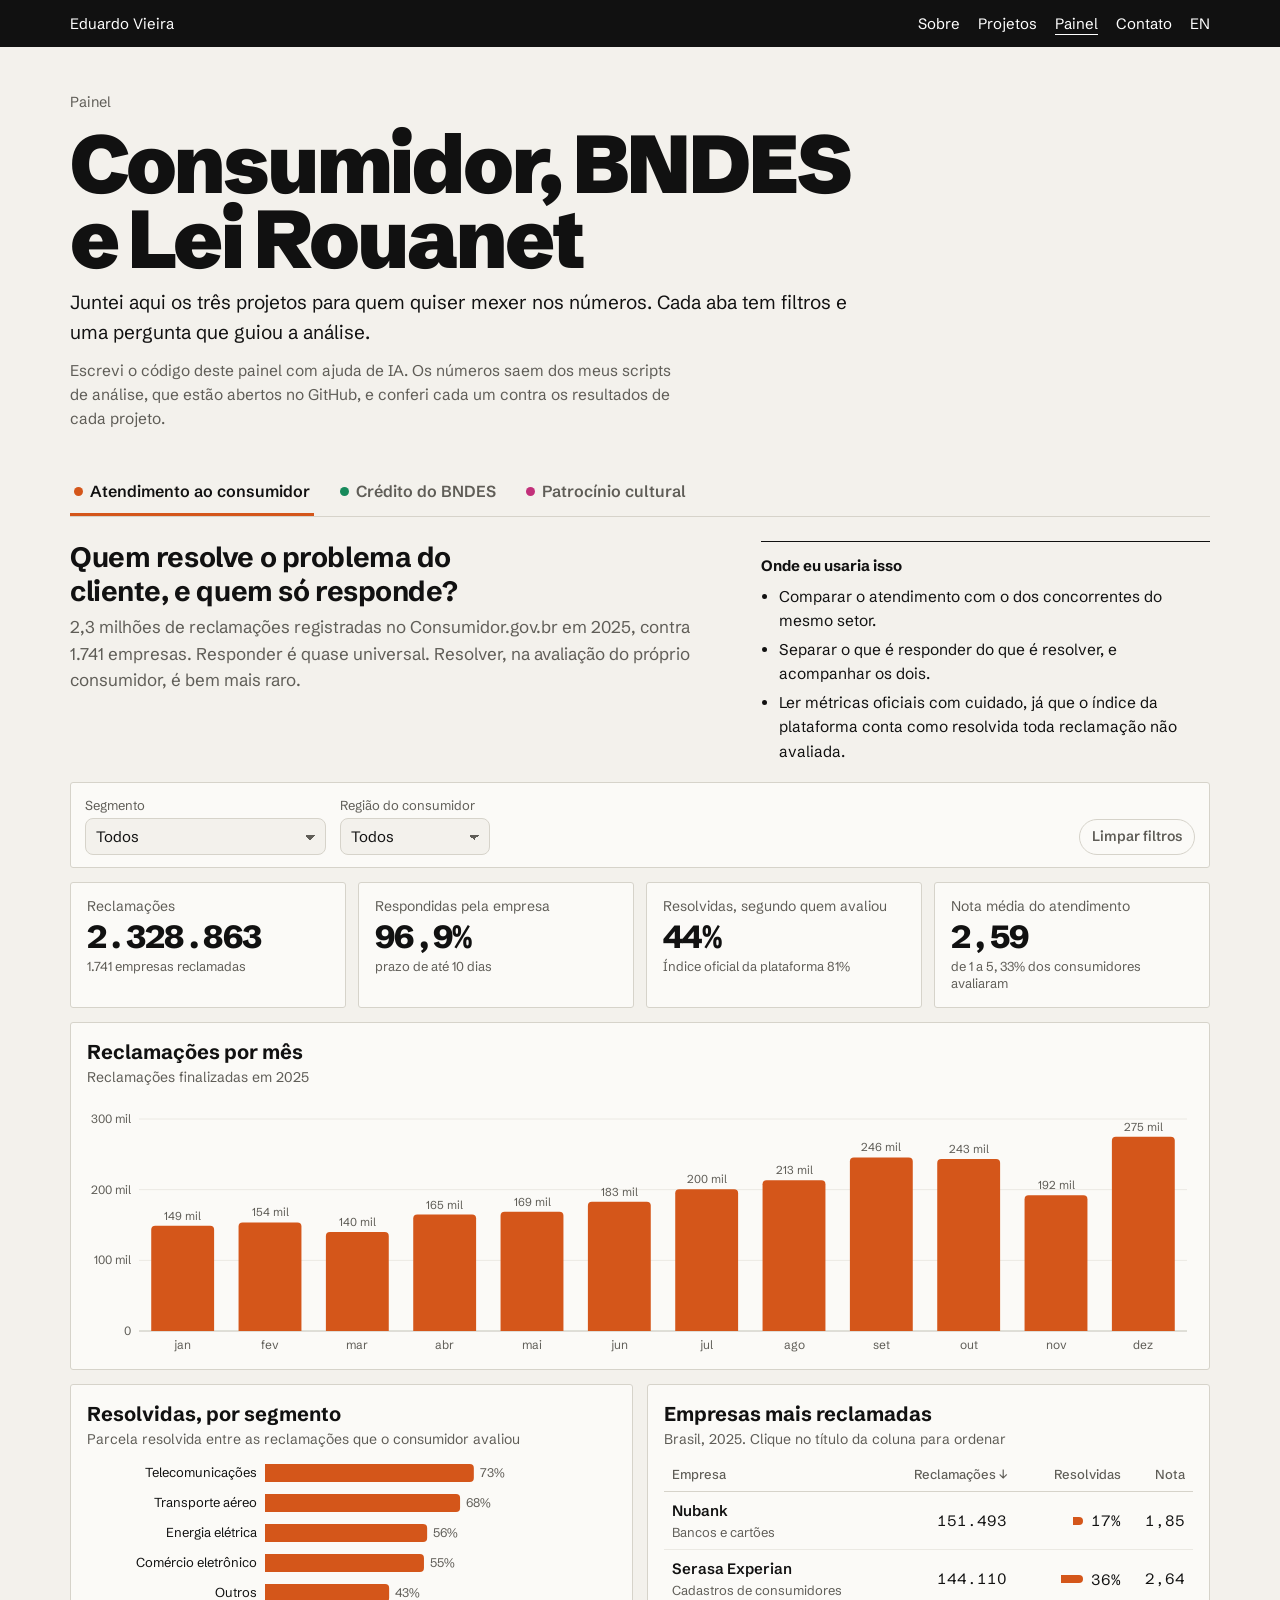
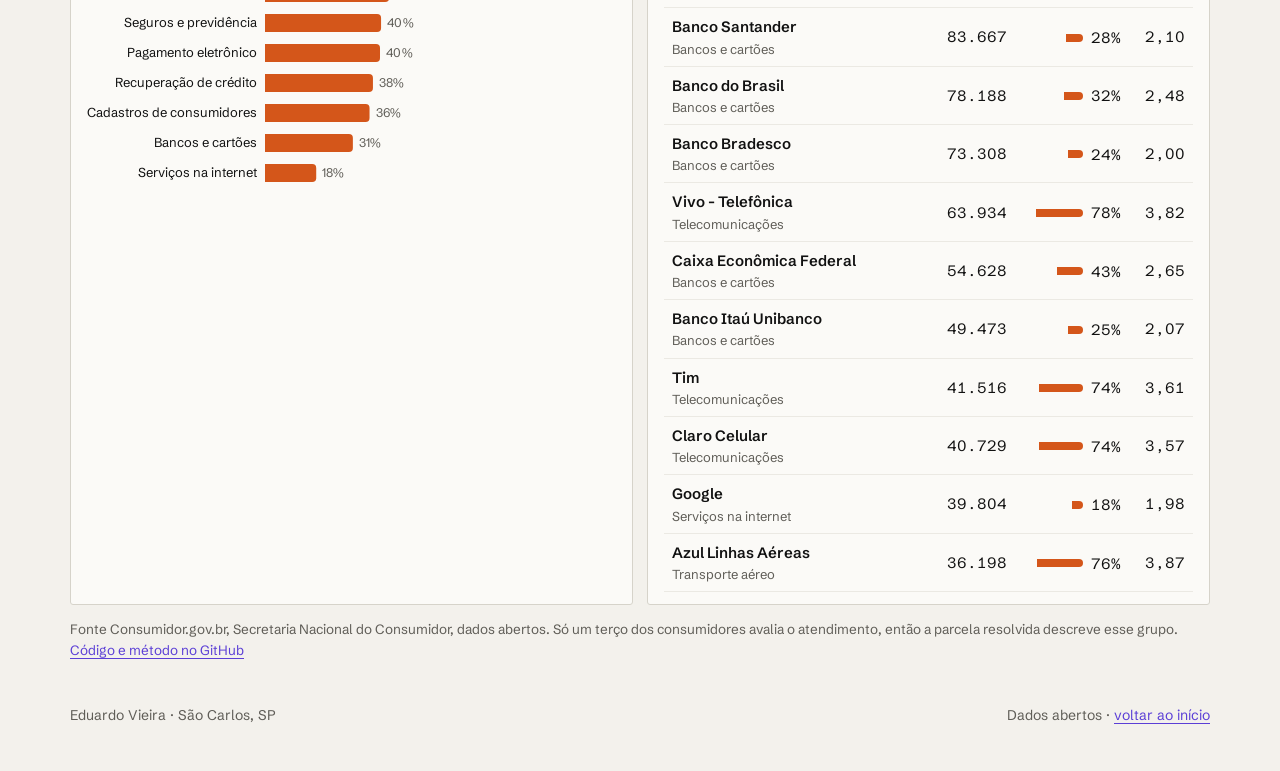
<file: painel.html>
<!DOCTYPE html>
<html lang="pt-BR">
<head>
<meta charset="utf-8">
<meta name="viewport" content="width=device-width, initial-scale=1">
<title>Painel de dados</title>
<meta name="description" content="Painel interativo de Eduardo Vieira com três bases públicas, atendimento ao consumidor, crédito do BNDES e patrocínio pela Lei Rouanet.">
<meta property="og:type" content="website">
<meta property="og:title" content="Painel de dados, Eduardo Vieira">
<meta property="og:description" content="Painel interativo com três bases públicas, atendimento ao consumidor, crédito do BNDES e patrocínio pela Lei Rouanet.">
<meta property="og:url" content="https://eduardopagvieira.github.io/painel.html">
<meta property="og:image" content="https://eduardopagvieira.github.io/img/previa.png">
<meta property="og:image:width" content="1200">
<meta property="og:image:height" content="630">
<meta property="og:locale" content="pt_BR">
<meta name="twitter:card" content="summary_large_image">
<link rel="preconnect" href="https://fonts.googleapis.com">
<link rel="preconnect" href="https://fonts.gstatic.com" crossorigin>
<link href="https://fonts.googleapis.com/css2?family=Schibsted+Grotesk:wght@400;500;700;800;900&display=swap" rel="stylesheet">
<style>
:root{
  --bg:#f3f1ec; --surface:#fbfaf7; --ink:#111111; --muted:#5f5d57; --line:#d6d3ca; --brand:#5b3fd6;
  --grid:#ebe9e3; --axis:#c3c2b7; --neutral:#a9a69c;
  --c-rouanet:#c2307a; --c-consumidor:#d4561a; --c-bndes:#178a5b;
  --font-display:"Schibsted Grotesk","Helvetica Neue",Arial,sans-serif;
  --font-body:"Schibsted Grotesk","Helvetica Neue",Arial,sans-serif;
  --font-mono:ui-monospace,Consolas,monospace;
  color-scheme:light;
}
@media (prefers-color-scheme: dark){
  :root:not([data-theme="light"]){
    --bg:#141414; --surface:#1c1c1c; --ink:#eeeeea; --muted:#a3a19a; --line:#333331; --brand:#a996ff;
    --grid:#262930; --axis:#3a3e47; --neutral:#6b6f78;
    --c-rouanet:#ff6fb0; --c-consumidor:#ff9a5c; --c-bndes:#4fd19a;
    color-scheme:dark;
  }
}
:root[data-theme="dark"]{
  --bg:#141414; --surface:#1c1c1c; --ink:#eeeeea; --muted:#a3a19a; --line:#333331; --brand:#a996ff;
  --grid:#262930; --axis:#3a3e47; --neutral:#6b6f78;
  --c-rouanet:#ff6fb0; --c-consumidor:#ff9a5c; --c-bndes:#4fd19a;
  color-scheme:dark;
}
*{box-sizing:border-box}
html{-webkit-text-size-adjust:100%}
body{margin:0;background:var(--bg);color:var(--ink);font-family:var(--font-body);font-size:17px;line-height:1.55}
a{color:var(--brand);text-underline-offset:3px}
a:focus-visible,button:focus-visible,select:focus-visible{outline:2px solid var(--brand);outline-offset:2px;border-radius:4px}
.wrap{max-width:1180px;margin:0 auto;padding:0 20px}

header.top{position:sticky;top:0;z-index:5;background:#111;color:#fff}
header.top .wrap{display:flex;justify-content:space-between;align-items:center;gap:14px;flex-wrap:wrap;padding-top:12px;padding-bottom:12px}
.mark{font-size:15px;color:#fff;text-decoration:none}
.mark span{display:inline-block;width:10px;height:10px;border-radius:2px;margin-right:2px;vertical-align:1px}
nav{display:flex;gap:18px;flex-wrap:wrap;font-size:15px}
nav a{color:#fff;text-decoration:none;font-weight:400}
nav a:hover,nav a[aria-current]{color:#fff;text-decoration:underline;text-underline-offset:5px}

.intro{padding:44px 0 20px;display:grid;gap:12px}
.eyebrow{font-size:14.5px;color:var(--muted);margin:0}
.intro h1{font-family:var(--font-display);font-weight:900;font-size:clamp(40px,6.4vw,84px);line-height:.92;margin:0;letter-spacing:-.04em;text-wrap:balance}
.intro p.lede{margin:0;max-width:68ch;font-size:19px}

.tabs{display:flex;gap:8px;flex-wrap:wrap;margin:18px 0 0;border-bottom:1px solid var(--line)}
.tab{font:inherit;font-weight:600;font-size:16px;background:none;border:0;border-bottom:3px solid transparent;color:var(--muted);padding:10px 4px 9px;margin-right:14px;cursor:pointer}
.tab:hover{color:var(--ink)}
.tab[aria-selected="true"]{color:var(--ink);border-bottom-color:var(--c)}
.tab .dot{display:inline-block;width:9px;height:9px;border-radius:50%;background:var(--c);margin-right:7px;vertical-align:1px}

.aba{padding:24px 0 10px}
.aba[hidden]{display:none}
.topo{display:grid;grid-template-columns:minmax(0,3fr) minmax(0,2fr);gap:18px;align-items:start;margin-bottom:18px}
.pergunta{font-family:var(--font-display);font-weight:700;letter-spacing:-.015em;font-size:clamp(22px,2.6vw,28px);line-height:1.2;margin:0 0 6px;text-wrap:balance}
.contexto{margin:0;color:var(--muted);max-width:62ch}
.uso{border-top:1.5px solid var(--ink);padding:12px 0 0}
.uso h3{font-size:15px;font-weight:700;color:var(--ink);margin:0 0 8px}
.como{margin:0;max-width:68ch;font-size:15.5px;color:var(--muted)}
.uso ul{margin:0;padding-left:18px;display:grid;gap:5px;font-size:15.5px}

.filtros{display:flex;flex-wrap:wrap;gap:10px 14px;align-items:end;background:var(--surface);border:1px solid var(--line);border-radius:3px;padding:12px 14px;margin-bottom:14px}
.filtros label{display:grid;gap:3px;font-size:13px;color:var(--muted)}
.filtros select{font:inherit;font-size:15px;font-family:var(--font-body);text-transform:none;letter-spacing:0;color:var(--ink);background:var(--bg);border:1px solid var(--line);border-radius:8px;padding:6px 30px 6px 10px;min-width:150px;appearance:none;
  background-image:linear-gradient(45deg,transparent 50%,var(--muted) 50%),linear-gradient(135deg,var(--muted) 50%,transparent 50%);background-position:calc(100% - 15px) 55%,calc(100% - 10px) 55%;background-size:5px 5px;background-repeat:no-repeat}
.filtros button{font:inherit;font-size:14px;font-weight:600;color:var(--muted);background:none;border:1px solid var(--line);border-radius:999px;padding:6px 12px;cursor:pointer;margin-left:auto}
.filtros button:hover{color:var(--ink);border-color:var(--ink)}

.kpis{display:grid;grid-template-columns:repeat(4,minmax(0,1fr));gap:12px;margin-bottom:14px}
.kpi{background:var(--surface);border:1px solid var(--line);border-radius:3px;padding:14px 16px}
.kpi .rot{font-size:14px;color:var(--muted);line-height:1.3}
.kpi .val{font-family:var(--font-display);font-weight:800;letter-spacing:-.02em;font-size:clamp(24px,2.6vw,32px);line-height:1.15;font-variant-numeric:tabular-nums;margin-top:4px}
.kpi .obs{font-size:13px;color:var(--muted);margin-top:2px;line-height:1.35}

.grade{display:grid;grid-template-columns:repeat(2,minmax(0,1fr));gap:14px}
.card{background:var(--surface);border:1px solid var(--line);border-radius:3px;padding:16px 16px 12px;min-width:0}
.card.largo{grid-column:1/-1}
.card h3{font-family:var(--font-display);font-weight:700;font-size:20px;line-height:1.25;margin:0}
.card .sub{font-size:14px;color:var(--muted);margin:3px 0 8px}
.legenda{display:flex;flex-wrap:wrap;gap:4px 14px;font-size:13.5px;color:var(--muted);margin:0 0 6px}
.legenda span::before{content:"";display:inline-block;width:10px;height:10px;border-radius:2px;background:var(--cor);margin-right:6px;vertical-align:-1px}
.grafico{width:100%;position:relative}
.grafico svg{display:block;width:100%;height:auto;overflow:visible}
.grafico text{font-family:var(--font-body)}
.nota{font-size:13px;color:var(--muted);margin:8px 0 0}

table.rank{width:100%;border-collapse:collapse;font-size:15px;font-variant-numeric:tabular-nums}
table.rank th{font-size:13px;font-weight:500;color:var(--muted);text-align:right;padding:6px 8px;border-bottom:1px solid var(--line);white-space:nowrap}
table.rank th:first-child,table.rank td:first-child{text-align:left}
table.rank th button{all:unset;cursor:pointer}
table.rank th button:hover{color:var(--ink)}
table.rank th[aria-sort] button::after{content:" ↓"}
table.rank th[aria-sort="ascending"] button::after{content:" ↑"}
table.rank td{padding:7px 8px;border-bottom:1px solid var(--grid);text-align:right;white-space:nowrap}
table.rank td.emp{white-space:normal;font-weight:600}
table.rank td.emp small{display:block;font-weight:400;color:var(--muted);font-size:13px}
.barrinha{display:inline-flex;align-items:center;gap:8px;justify-content:flex-end}
.barrinha i{display:inline-block;height:8px;border-radius:0 4px 4px 0;background:var(--c);min-width:2px}
.tabela-rolagem{overflow-x:auto}

.texto-grade{display:grid;grid-template-columns:minmax(0,3fr) minmax(0,2fr);gap:28px;margin-top:6px}
.mini{font-size:13.5px;color:var(--muted);margin:0 0 10px}
.palavras h4{font-size:13px;font-weight:600;margin:14px 0 4px;color:var(--ink)}
.palavras p[id]{font-family:var(--font-display);font-weight:500;font-size:19px;line-height:1.45;margin:0 0 6px}
@media (max-width:900px){.texto-grade{grid-template-columns:1fr}}
.fonte{font-size:13.5px;color:var(--muted);margin:14px 0 0}
.tt{position:fixed;z-index:20;pointer-events:none;background:var(--ink);color:var(--bg);font-size:13.5px;line-height:1.4;padding:7px 10px;border-radius:8px;max-width:260px;opacity:0;transition:opacity .08s;font-variant-numeric:tabular-nums}
.tt b{display:block;font-weight:600;margin-bottom:2px}
.tt .lin{display:flex;align-items:center;gap:6px}
.tt .lin i{width:9px;height:9px;border-radius:2px;display:inline-block}

footer{padding:34px 0 44px;color:var(--muted);font-size:14px}
footer .wrap{display:flex;flex-wrap:wrap;gap:10px 26px;justify-content:space-between}

@media (max-width:900px){
  .topo{grid-template-columns:1fr}
  .kpis{grid-template-columns:repeat(2,minmax(0,1fr))}
  .grade{grid-template-columns:1fr}
}
@media (max-width:520px){
  body{font-size:16px}
  .filtros select{min-width:0;width:100%}
  .filtros label{flex:1 1 140px}
  .filtros button{margin-left:0}
  .tab{margin-right:8px;font-size:15px}
}
</style>
</head>
<body>

<header class="top">
  <div class="wrap">
    <a class="mark" href="index.html">Eduardo Vieira</a>
    <nav aria-label="Seções">
      <a href="index.html#sobre">Sobre</a>
      <a href="index.html#projetos">Projetos</a>
      <a href="painel.html" aria-current="page">Painel</a>
      <a href="index.html#contato">Contato</a>
      <a href="painel.en.html" class="lang" style="color:#fff" hreflang="en">EN</a>
    </nav>
  </div>
</header>

<main class="wrap">
  <div class="intro">
    <p class="eyebrow">Painel</p>
    <h1>Consumidor, BNDES e Lei Rouanet</h1>
    <p class="lede">Juntei aqui os três projetos para quem quiser mexer nos números. Cada aba tem filtros e uma pergunta que guiou a análise.</p>
    <p class="como">Escrevi o código deste painel com ajuda de IA. Os números saem dos meus scripts de análise, que estão abertos no GitHub, e conferi cada um contra os resultados de cada projeto.</p>
  </div>

  <div class="tabs" role="tablist" aria-label="Bases do painel">
    <button class="tab" role="tab" id="t-consumidor" aria-controls="consumidor" aria-selected="true" style="--c:var(--c-consumidor)"><span class="dot"></span>Atendimento ao consumidor</button>
    <button class="tab" role="tab" id="t-bndes" aria-controls="bndes" aria-selected="false" tabindex="-1" style="--c:var(--c-bndes)"><span class="dot"></span>Crédito do BNDES</button>
    <button class="tab" role="tab" id="t-rouanet" aria-controls="rouanet" aria-selected="false" tabindex="-1" style="--c:var(--c-rouanet)"><span class="dot"></span>Patrocínio cultural</button>
  </div>

  <!-- Consumidor -->
  <section class="aba" id="consumidor" role="tabpanel" aria-labelledby="t-consumidor" style="--c:var(--c-consumidor)">
    <div class="topo">
      <div>
        <h2 class="pergunta">Quem resolve o problema do cliente, e quem só responde?</h2>
        <p class="contexto">2,3 milhões de reclamações registradas no Consumidor.gov.br em 2025, contra 1.741 empresas. Responder é quase universal. Resolver, na avaliação do próprio consumidor, é bem mais raro.</p>
      </div>
      <div class="uso">
        <h3>Onde eu usaria isso</h3>
        <ul>
          <li>Comparar o atendimento com o dos concorrentes do mesmo setor.</li>
          <li>Separar o que é responder do que é resolver, e acompanhar os dois.</li>
          <li>Ler métricas oficiais com cuidado, já que o índice da plataforma conta como resolvida toda reclamação não avaliada.</li>
        </ul>
      </div>
    </div>
    <div class="filtros">
      <label>Segmento<select id="c-seg"></select></label>
      <label>Região do consumidor<select id="c-reg"></select></label>
      <button type="button" data-limpar="consumidor">Limpar filtros</button>
    </div>
    <div class="kpis" id="c-kpis"></div>
    <div class="grade">
      <div class="card largo">
        <h3>Reclamações por mês</h3>
        <p class="sub">Reclamações finalizadas em 2025</p>
        <div class="grafico" id="c-mes"></div>
      </div>
      <div class="card">
        <h3>Resolvidas, por segmento</h3>
        <p class="sub">Parcela resolvida entre as reclamações que o consumidor avaliou</p>
        <div class="grafico" id="c-seg-graf"></div>
      </div>
      <div class="card">
        <h3>Empresas mais reclamadas</h3>
        <p class="sub" id="c-rank-sub">Brasil, 2025. Clique no título da coluna para ordenar</p>
        <div class="tabela-rolagem"><table class="rank" id="c-rank"></table></div>
      </div>
    </div>
    <p class="fonte">Fonte Consumidor.gov.br, Secretaria Nacional do Consumidor, dados abertos. Só um terço dos consumidores avalia o atendimento, então a parcela resolvida descreve esse grupo. <a href="https://github.com/eduardopagvieira/consumidor">Código e método no GitHub</a></p>
  </section>

  <!-- BNDES -->
  <section class="aba" id="bndes" role="tabpanel" aria-labelledby="t-bndes" style="--c:var(--c-bndes)" hidden>
    <div class="topo">
      <div>
        <h2 class="pergunta">Para onde vai o crédito do BNDES, e como isso mudou desde 2002?</h2>
        <p class="contexto">2,4 milhões de operações de financiamento, com valores corrigidos pela inflação. O banco multiplicou o crédito entre 2009 e 2014 e depois voltou a um patamar bem menor.</p>
      </div>
      <div class="uso">
        <h3>Como isso ajuda uma empresa</h3>
        <ul>
          <li>Mapear setores, portes e regiões em que o crédito de longo prazo cresce.</li>
          <li>Comparar períodos com valores na mesma base, já corrigidos pelo IPCA.</li>
          <li>Montar séries históricas prontas para relatórios de inteligência de mercado.</li>
        </ul>
      </div>
    </div>
    <div class="filtros">
      <label>De<select id="b-ini"></select></label>
      <label>Até<select id="b-fim"></select></label>
      <label>Setor<select id="b-setor"></select></label>
      <label>Porte da empresa<select id="b-porte"></select></label>
      <label>Região<select id="b-reg"></select></label>
      <button type="button" data-limpar="bndes">Limpar filtros</button>
    </div>
    <div class="kpis" id="b-kpis"></div>
    <div class="grade">
      <div class="card largo">
        <h3>Valor contratado por ano</h3>
        <p class="sub">Em reais de hoje. O período escolhido aparece em destaque</p>
        <div class="grafico" id="b-ano"></div>
      </div>
      <div class="card">
        <h3>Valor por setor</h3>
        <p class="sub">No período escolhido</p>
        <div class="grafico" id="b-setor-graf"></div>
      </div>
      <div class="card">
        <h3>Operações e valor, por porte</h3>
        <p class="sub">Parcela de cada porte no período escolhido</p>
        <div class="grafico" id="b-porte-graf"></div>
      </div>
      <div class="card largo">
        <h3>Valor por região</h3>
        <p class="sub">No período escolhido</p>
        <div class="grafico" id="b-reg-graf"></div>
      </div>
    </div>
    <p class="fonte">Fonte BNDES, dados abertos de operações diretas e indiretas, automáticas e não automáticas. Valores corrigidos pelo IPCA até o último mês disponível. <a href="https://github.com/eduardopagvieira/bndes">Código e método no GitHub</a></p>
  </section>

  <!-- Rouanet -->
  <section class="aba" id="rouanet" role="tabpanel" aria-labelledby="t-rouanet" style="--c:var(--c-rouanet)" hidden>
    <div class="topo">
      <div>
        <h2 class="pergunta">Para onde vai o patrocínio incentivado pela Lei Rouanet?</h2>
        <p class="contexto">Projetos culturais aprovados de 2019 a 2025. Quase todo o valor captado vem de empresas que deduzem 100% do patrocínio do imposto de renda, e a captação se concentra em poucos proponentes e no Sudeste.</p>
      </div>
      <div class="uso">
        <h3>Como isso ajuda uma empresa</h3>
        <ul>
          <li>Planejar patrocínio e ações de ESG sabendo onde o dinheiro já está concentrado.</li>
          <li>Encontrar regiões e áreas culturais com pouca captação e mais visibilidade por real investido.</li>
          <li>Ver o mesmo conteúdo no painel em Power BI que está no GitHub.</li>
        </ul>
      </div>
    </div>
    <div class="filtros">
      <label>De<select id="r-ini"></select></label>
      <label>Até<select id="r-fim"></select></label>
      <label>Região do proponente<select id="r-reg"></select></label>
      <label>Área cultural<select id="r-area"></select></label>
      <button type="button" data-limpar="rouanet">Limpar filtros</button>
    </div>
    <div class="kpis" id="r-kpis"></div>
    <div class="grade">
      <div class="card largo">
        <h3>Valor aprovado e valor captado, por ano do projeto</h3>
        <p class="sub">Projetos de 2023 em diante ainda estão captando, então o captado desses anos ainda vai subir</p>
        <div class="legenda" id="r-ano-leg"></div>
        <div class="grafico" id="r-ano"></div>
      </div>
      <div class="card">
        <h3>Captado por habitante, por UF</h3>
        <p class="sub">Valor captado dividido pela população do Censo 2022</p>
        <div class="grafico" id="r-uf"></div>
      </div>
      <div class="card">
        <h3>Parcela captada, por área cultural</h3>
        <p class="sub" id="r-area-sub">Valor captado sobre o valor aprovado</p>
        <div class="grafico" id="r-area-graf"></div>
        <h3 style="margin-top:22px">Captação e população, por região</h3>
        <p class="sub">Parcela de cada região no valor captado e na população</p>
        <div class="legenda" id="r-reg-leg"></div>
        <div class="grafico" id="r-reg-graf"></div>
      </div>
    </div>
    <div class="card largo texto-proj">
      <h3>O que o texto do projeto diz sobre a chance de captar</h3>
      <p class="sub">Análise do resumo e dos objetivos de 12.958 projetos aprovados de 2019 a 2022. Este bloco não muda com os filtros</p>
      <div class="texto-grade">
        <div>
          <p class="mini">Parcela dos projetos que captaram, por tema do resumo, ajustada por área, região, valor e ano. Em cinza, temas definidos por texto padronizado</p>
          <div class="grafico" id="r-temas"></div>
        </div>
        <div class="palavras">
          <p class="mini">Palavras que mais separam os grupos, comparando projetos da mesma área</p>
          <h4>Mais comuns entre os que captaram</h4>
          <p id="r-pal-sim"></p>
          <h4>Mais comuns entre os que não captaram</h4>
          <p id="r-pal-nao"></p>
          <p class="mini">Quem capta fala de continuidade, manutenção e programação anual, o vocabulário de instituições que já funcionam. Projetos que copiam o texto da lei ou usam um modelo pronto captam bem menos. É uma associação, não um efeito do texto.</p>
        </div>
      </div>
    </div>
    <p class="fonte">Fonte SALIC, Ministério da Cultura, coleta pela API de dados abertos, e IBGE. <a href="https://github.com/eduardopagvieira/rouanet">Código, método e painel em Power BI no GitHub</a></p>
  </section>
</main>

<footer>
  <div class="wrap">
    <span>Eduardo Vieira · São Carlos, SP</span>
    <span>Dados abertos · <a href="index.html">voltar ao início</a></span>
  </div>
</footer>

<div class="tt" id="tt" role="tooltip"></div>
<script src="dados/painel.js"></script>
<script>
(() => {
  const D = window.PAINEL;
  const $ = s => document.querySelector(s);
  const css = n => getComputedStyle(document.documentElement).getPropertyValue(n).trim();
  const NS = "http://www.w3.org/2000/svg";

  // ---------- formatação ----------
  const nf0 = new Intl.NumberFormat("pt-BR", {maximumFractionDigits: 0});
  const nf1 = new Intl.NumberFormat("pt-BR", {minimumFractionDigits: 1, maximumFractionDigits: 1});
  const nf2 = new Intl.NumberFormat("pt-BR", {minimumFractionDigits: 2, maximumFractionDigits: 2});
  const int = v => nf0.format(v);
  const pct = (v, c = 0) => isFinite(v) ? (c ? nf1.format(v * 100) : nf0.format(v * 100)) + "%" : "sem dados";
  const reais = v => {
    const a = Math.abs(v);
    if (a >= 1e12) return "R$ " + nf1.format(v / 1e12) + " tri";
    if (a >= 1e9) return "R$ " + nf1.format(v / 1e9) + " bi";
    if (a >= 1e6) return "R$ " + nf1.format(v / 1e6) + " mi";
    if (a >= 1e3) return "R$ " + nf0.format(v / 1e3) + " mil";
    return "R$ " + nf0.format(v);
  };
  const curto = v => {
    const a = Math.abs(v);
    if (a >= 1e9) return nf0.format(v / 1e9) + " bi";
    if (a >= 1e6) return nf0.format(v / 1e6) + " mi";
    if (a >= 1e3) return nf0.format(v / 1e3) + " mil";
    return nf0.format(v);
  };
  const MESES = ["jan", "fev", "mar", "abr", "mai", "jun", "jul", "ago", "set", "out", "nov", "dez"];
  const soma = (rows, i) => rows.reduce((s, r) => s + r[i], 0);
  const agrupar = (rows, chave, f) => {
    const m = new Map();
    for (const r of rows) { const k = chave(r); if (!m.has(k)) m.set(k, []); m.get(k).push(r); }
    return [...m].map(([k, rs]) => f(k, rs));
  };
  const unicos = (rows, i) => [...new Set(rows.map(r => r[i]))].sort((a, b) => String(a).localeCompare(String(b), "pt-BR"));

  // ---------- dica (tooltip) ----------
  const tt = $("#tt");
  function dica(ev, html) {
    tt.innerHTML = html; tt.style.opacity = 1;
    const w = tt.offsetWidth, h = tt.offsetHeight;
    let x = ev.clientX + 14, y = ev.clientY + 14;
    if (x + w > innerWidth - 8) x = ev.clientX - w - 14;
    if (y + h > innerHeight - 8) y = ev.clientY - h - 14;
    tt.style.left = Math.max(8, x) + "px"; tt.style.top = Math.max(8, y) + "px";
  }
  const esconder = () => { tt.style.opacity = 0; };
  const linhaDica = (cor, txt) => `<span class="lin"><i style="background:${cor}"></i>${txt}</span>`;

  // ---------- SVG ----------
  function el(tag, attrs = {}, pai) {
    const e = document.createElementNS(NS, tag);
    for (const k in attrs) e.setAttribute(k, attrs[k]);
    if (pai) pai.appendChild(e);
    return e;
  }
  function texto(pai, x, y, t, attrs = {}) { const e = el("text", {x, y, ...attrs}, pai); e.textContent = t; return e; }
  // barra com só a ponta de dados arredondada (4px), presa na linha de base
  function pathVert(x, y, w, h, r) {
    r = Math.min(r, w / 2, h);
    return `M${x},${y + h}V${y + r}Q${x},${y} ${x + r},${y}H${x + w - r}Q${x + w},${y} ${x + w},${y + r}V${y + h}Z`;
  }
  function pathHoriz(x, y, w, h, r) {
    r = Math.min(r, h / 2, w);
    return `M${x},${y}H${x + w - r}Q${x + w},${y} ${x + w},${y + r}V${y + h - r}Q${x + w},${y + h} ${x + w - r},${y + h}H${x}Z`;
  }
  function escalaBonita(max) {
    if (max <= 0) return {max: 1, passo: 0.25};
    const bruto = max / 4, mag = Math.pow(10, Math.floor(Math.log10(bruto)));
    const passo = [1, 2, 2.5, 5, 10].map(m => m * mag).find(p => p >= bruto);
    return {max: Math.ceil(max / passo) * passo, passo};
  }
  function novoSvg(alvo, h, rotulo) {
    alvo.innerHTML = "";
    const w = Math.max(280, alvo.clientWidth);
    const svg = el("svg", {viewBox: `0 0 ${w} ${h}`, role: "img", "aria-label": rotulo});
    alvo.appendChild(svg);
    return {svg, w};
  }

  // colunas verticais, uma ou duas séries
  function colunas(alvo, {cats, series, fmtEixo, fmtDica, apagada = () => false, rotulo, rotulosCat = c => c, valoresNoTopo = false}) {
    const h = 260, m = {t: valoresNoTopo ? 22 : 10, r: 6, b: 26, l: 52};
    const {svg, w} = novoSvg(alvo, h, rotulo);
    const iw = w - m.l - m.r, ih = h - m.t - m.b;
    const max = Math.max(...series.flatMap(s => s.valores), 0);
    const esc = escalaBonita(max);
    const y = v => m.t + ih - (v / esc.max) * ih;
    for (let v = 0; v <= esc.max + 1e-9; v += esc.passo) {
      el("line", {x1: m.l, x2: w - m.r, y1: y(v), y2: y(v), stroke: v === 0 ? css("--axis") : css("--grid"), "stroke-width": 1}, svg);
      texto(svg, m.l - 8, y(v) + 4, fmtEixo(v), {"text-anchor": "end", "font-size": 12, fill: css("--muted")});
    }
    const banda = iw / cats.length, gap = 2;
    const largGrupo = Math.min(banda * 0.72, 64), larg = (largGrupo - gap * (series.length - 1)) / series.length;
    const passoRot = Math.ceil(cats.length / Math.max(1, Math.floor(iw / 44)));
    cats.forEach((c, i) => {
      const x0 = m.l + i * banda + (banda - largGrupo) / 2;
      const opac = apagada(i) ? 0.28 : 1;
      series.forEach((s, j) => {
        const v = s.valores[i], hh = Math.max(0, y(0) - y(v));
        if (hh > 0) el("path", {d: pathVert(x0 + j * (larg + gap), y(v), larg, hh, 4), fill: s.cor, opacity: opac}, svg);
      });
      if (valoresNoTopo && series.length === 1 && !apagada(i)) {
        const v = series[0].valores[i];
        texto(svg, x0 + largGrupo / 2, y(v) - 6, fmtEixo(v), {"text-anchor": "middle", "font-size": 11.5, fill: css("--muted")});
      }
      if (i % passoRot === 0) texto(svg, m.l + i * banda + banda / 2, h - 8, rotulosCat(c), {"text-anchor": "middle", "font-size": 12, fill: css("--muted")});
      const alvoHover = el("rect", {x: m.l + i * banda, y: m.t, width: banda, height: ih, fill: "transparent"}, svg);
      const mostrar = ev => dica(ev, `<b>${rotulosCat(c, true)}</b>` + series.map(s => linhaDica(s.cor, `${s.nome} ${fmtDica(s.valores[i])}`)).join(""));
      alvoHover.addEventListener("mousemove", mostrar);
      alvoHover.addEventListener("click", mostrar);
      alvoHover.addEventListener("mouseleave", esconder);
    });
  }

  // barras horizontais, uma ou duas séries, rótulos à esquerda e valor na ponta
  function barras(alvo, {itens, series, fmt, rotulo, destaque = () => false, max, rotMax = 170}) {
    const dupla = series.length > 1;
    const alt = dupla ? 30 : 24, pad = 6;
    const rotW = Math.min(rotMax, Math.max(70, ...itens.map(it => it.rotulo.length * 7.2)));
    const h = itens.length * (alt + pad) + 6;
    const {svg, w} = novoSvg(alvo, h, rotulo);
    const x0 = rotW + 8, iw = w - x0 - 64;
    const mx = max ?? Math.max(...itens.flatMap(it => it.valores), 1e-9);
    itens.forEach((it, i) => {
      const y0 = 3 + i * (alt + pad);
      if (destaque(it)) el("rect", {x: 0, y: y0 - 3, width: w, height: alt + 6, rx: 6, fill: css("--grid")}, svg);
      texto(svg, rotW, y0 + alt / 2 + 4, it.rotulo, {"text-anchor": "end", "font-size": 13, fill: css("--ink"), "font-weight": destaque(it) ? 600 : 400});
      const hb = dupla ? (alt - 2) / 2 : alt - 6;
      series.forEach((s, j) => {
        const v = it.valores[j], ww = Math.max(v > 0 ? 2 : 0, (v / mx) * iw);
        const yy = dupla ? y0 + j * (hb + 2) : y0 + 3;
        if (ww > 0) el("path", {d: pathHoriz(x0, yy, ww, hb, 4), fill: it.cor || s.cor}, svg);
        texto(svg, x0 + ww + 6, yy + hb / 2 + 4, fmt(v), {"font-size": dupla ? 11.5 : 12.5, fill: css("--muted")});
      });
      const alvoHover = el("rect", {x: 0, y: y0 - 3, width: w, height: alt + 6, fill: "transparent"}, svg);
      const mostrar = ev => dica(ev, `<b>${it.rotulo}</b>` + series.map((s, j) => linhaDica(s.cor, `${s.nome} ${fmt(it.valores[j])}`)).join("") + (it.extra ? `<span>${it.extra}</span>` : ""));
      alvoHover.addEventListener("mousemove", mostrar);
      alvoHover.addEventListener("click", mostrar);
      alvoHover.addEventListener("mouseleave", esconder);
    });
  }
  function legenda(alvo, series) { alvo.innerHTML = series.map(s => `<span style="--cor:${s.cor}">${s.nome}</span>`).join(""); }
  function kpis(alvo, lista) {
    alvo.innerHTML = lista.map(k => `<div class="kpi"><div class="rot">${k.rot}</div><div class="val">${k.val}</div>${k.obs ? `<div class="obs">${k.obs}</div>` : ""}</div>`).join("");
  }
  function opcoes(sel, valores, todos = "Todos") {
    sel.innerHTML = (todos ? `<option value="">${todos}</option>` : "") + valores.map(v => `<option value="${v}">${v}</option>`).join("");
  }

  // ---------- Consumidor ----------
  const C = D.consumidor;
  opcoes($("#c-seg"), unicos(C.cubo, 1).filter(s => s !== "Outros").concat("Outros"));
  opcoes($("#c-reg"), unicos(C.cubo, 2).filter(r => r !== "Não informada"));
  let ordemRank = {col: "n", asc: false};
  function consumidor() {
    const seg = $("#c-seg").value, reg = $("#c-reg").value, cor = css("--c-consumidor");
    const rows = C.cubo.filter(r => (!seg || r[1] === seg) && (!reg || r[2] === reg));
    const n = soma(rows, 3), resp = soma(rows, 4), av = soma(rows, 5), res = soma(rows, 6), notas = soma(rows, 7);
    kpis($("#c-kpis"), [
      {rot: "Reclamações", val: int(n), obs: seg || reg ? "com os filtros escolhidos" : "1.741 empresas reclamadas"},
      {rot: "Respondidas pela empresa", val: pct(resp / n, 1), obs: "prazo de até 10 dias"},
      {rot: "Resolvidas, segundo quem avaliou", val: pct(res / av), obs: `Índice oficial da plataforma ${pct((res + n - av) / n)}`},
      {rot: "Nota média do atendimento", val: av ? nf2.format(notas / av) : "sem dados", obs: `de 1 a 5, ${pct(av / n)} dos consumidores avaliaram`},
    ]);
    const porMes = agrupar(rows, r => r[0], (k, rs) => [k, soma(rs, 3)]).sort((a, b) => a[0].localeCompare(b[0]));
    colunas($("#c-mes"), {
      cats: porMes.map(r => r[0]), series: [{nome: "Reclamações", cor, valores: porMes.map(r => r[1])}],
      fmtEixo: curto, fmtDica: int, valoresNoTopo: true,
      rotulosCat: (c, longo) => (longo ? ["janeiro", "fevereiro", "março", "abril", "maio", "junho", "julho", "agosto", "setembro", "outubro", "novembro", "dezembro"] : MESES)[+c.slice(-2) - 1],
      rotulo: "Reclamações por mês em 2025",
    });
    const rowsReg = C.cubo.filter(r => !reg || r[2] === reg);
    const porSeg = agrupar(rowsReg, r => r[1], (k, rs) => ({rotulo: k, valores: [soma(rs, 6) / soma(rs, 5)], extra: `${int(soma(rs, 3))} reclamações`}))
      .sort((a, b) => b.valores[0] - a.valores[0]);
    barras($("#c-seg-graf"), {itens: porSeg, series: [{nome: "Resolvidas", cor}], fmt: v => pct(v), max: 1,
      destaque: it => it.rotulo === seg, rotulo: "Parcela resolvida entre as avaliadas, por segmento"});
    // ranking
    let emp = C.empresas.filter(e => !seg || e[1] === seg).map(e => ({
      nome: e[0], seg: e[1], n: e[2], resp: e[3] / e[2], sol: e[5] / e[4], nota: e[6] / e[4]}));
    emp = emp.sort((a, b) => b.n - a.n).slice(0, 12);
    const {col, asc} = ordemRank;
    emp.sort((a, b) => (asc ? 1 : -1) * (typeof a[col] === "string" ? a[col].localeCompare(b[col], "pt-BR") : a[col] - b[col]));
    $("#c-rank-sub").textContent = (seg ? `${seg}, ` : "") + "Brasil, 2025. Clique no título da coluna para ordenar";
    const th = (c, t) => `<th ${col === c ? `aria-sort="${asc ? "ascending" : "descending"}"` : ""}><button type="button" data-col="${c}">${t}</button></th>`;
    $("#c-rank").innerHTML = `<thead><tr>${th("nome", "Empresa")}${th("n", "Reclamações")}${th("sol", "Resolvidas")}${th("nota", "Nota")}</tr></thead><tbody>` +
      emp.map(e => `<tr><td class="emp">${e.nome}${seg ? "" : `<small>${e.seg}</small>`}</td><td>${int(e.n)}</td>` +
        `<td><span class="barrinha"><i style="width:${Math.round(e.sol * 60)}px"></i>${pct(e.sol)}</span></td><td>${nf2.format(e.nota)}</td></tr>`).join("") +
      (emp.length ? "" : `<tr><td colspan="4">Nenhuma empresa deste segmento entre as 40 mais reclamadas</td></tr>`) + "</tbody>";
    $("#c-rank").querySelectorAll("th button").forEach(b => b.addEventListener("click", () => {
      const c = b.dataset.col;
      ordemRank = {col: c, asc: ordemRank.col === c ? !ordemRank.asc : c === "nome"};
      consumidor();
    }));
  }

  // ---------- BNDES ----------
  const B = D.bndes;
  const anosB = unicos(B.cubo, 0);
  opcoes($("#b-ini"), anosB, ""); opcoes($("#b-fim"), anosB, "");
  $("#b-ini").value = anosB[0]; $("#b-fim").value = anosB[anosB.length - 1];
  opcoes($("#b-setor"), unicos(B.cubo, 1));
  const PORTES = ["Micro", "Pequena", "Média", "Grande"];
  opcoes($("#b-porte"), PORTES);
  opcoes($("#b-reg"), unicos(B.cubo, 3).filter(r => r !== "Não informada"));
  function bndes() {
    let ini = +$("#b-ini").value, fim = +$("#b-fim").value;
    if (ini > fim) { [ini, fim] = [fim, ini]; $("#b-ini").value = ini; $("#b-fim").value = fim; }
    const setor = $("#b-setor").value, porte = $("#b-porte").value, reg = $("#b-reg").value, cor = css("--c-bndes"), cinza = css("--neutral");
    const ok = (r, ignorar = "") => (ignorar === "setor" || !setor || r[1] === setor) && (ignorar === "porte" || !porte || r[2] === porte) && (ignorar === "reg" || !reg || r[3] === reg);
    const noPeriodo = r => r[0] >= ini && r[0] <= fim;
    const sel = B.cubo.filter(r => ok(r) && noPeriodo(r));
    const tudoPeriodo = B.cubo.filter(noPeriodo);
    const valor = soma(sel, 5) * 1e6, ops = soma(sel, 4);
    const filtrado = setor || porte || reg;
    kpis($("#b-kpis"), [
      {rot: "Valor contratado", val: reais(valor), obs: `em reais de hoje, ${ini} a ${fim}`},
      {rot: "Operações", val: int(ops), obs: "contratos de financiamento"},
      {rot: "Valor médio por operação", val: ops ? reais(valor / ops) : "sem dados", obs: "o valor médio esconde muita diferença entre portes"},
      filtrado
        ? {rot: "Parcela do crédito total", val: pct(valor / (soma(tudoPeriodo, 5) * 1e6), 1), obs: "do que o BNDES contratou no período"}
        : {rot: "Parcela das grandes empresas", val: pct(soma(sel.filter(r => r[2] === "Grande"), 5) / soma(sel, 5)), obs: `com ${pct(soma(sel.filter(r => r[2] === "Grande"), 4) / ops)} das operações`},
    ]);
    const porAno = agrupar(B.cubo.filter(r => ok(r)), r => r[0], (k, rs) => [k, soma(rs, 5) * 1e6]).sort((a, b) => a[0] - b[0]);
    colunas($("#b-ano"), {
      cats: porAno.map(r => r[0]), series: [{nome: "Valor contratado", cor, valores: porAno.map(r => r[1])}],
      fmtEixo: v => curto(v), fmtDica: reais, apagada: i => porAno[i][0] < ini || porAno[i][0] > fim,
      rotulosCat: (c, longo) => longo ? String(c) : "'" + String(c).slice(2), rotulo: "Valor contratado por ano em reais de hoje",
    });
    const base = B.cubo.filter(noPeriodo);
    const porSetor = agrupar(base.filter(r => ok(r, "setor")), r => r[1], (k, rs) => ({rotulo: k, valores: [soma(rs, 5) * 1e6], extra: `${int(soma(rs, 4))} operações`}))
      .sort((a, b) => b.valores[0] - a.valores[0]);
    barras($("#b-setor-graf"), {itens: porSetor, series: [{nome: "Valor", cor}], fmt: reais, destaque: it => it.rotulo === setor, rotulo: "Valor contratado por setor"});
    const rowsPorte = base.filter(r => ok(r, "porte"));
    const totOps = soma(rowsPorte, 4), totVal = soma(rowsPorte, 5);
    const porPorte = PORTES.map(p => { const rs = rowsPorte.filter(r => r[2] === p); return {rotulo: p, valores: [soma(rs, 4) / totOps, soma(rs, 5) / totVal]}; });
    barras($("#b-porte-graf"), {itens: porPorte, series: [{nome: "Operações", cor: cinza}, {nome: "Valor", cor}], fmt: v => pct(v), max: 1,
      destaque: it => it.rotulo === porte, rotulo: "Parcela das operações e do valor por porte"});
    $("#b-porte-graf").insertAdjacentHTML("afterbegin", `<div class="legenda"><span style="--cor:${cinza}">Parcela das operações</span><span style="--cor:${cor}">Parcela do valor</span></div>`);
    const porReg = agrupar(base.filter(r => ok(r, "reg") && r[3] !== "Não informada"), r => r[3], (k, rs) => ({rotulo: k, valores: [soma(rs, 5) * 1e6], extra: `${int(soma(rs, 4))} operações`}))
      .sort((a, b) => b.valores[0] - a.valores[0]);
    barras($("#b-reg-graf"), {itens: porReg, series: [{nome: "Valor", cor}], fmt: reais, destaque: it => it.rotulo === reg, rotulo: "Valor contratado por região"});
  }

  // ---------- Rouanet ----------
  const R = D.rouanet;
  const REGIAO_UF = {RO:"Norte",AC:"Norte",AM:"Norte",RR:"Norte",PA:"Norte",AP:"Norte",TO:"Norte",MA:"Nordeste",PI:"Nordeste",CE:"Nordeste",RN:"Nordeste",PB:"Nordeste",PE:"Nordeste",AL:"Nordeste",SE:"Nordeste",BA:"Nordeste",MG:"Sudeste",ES:"Sudeste",RJ:"Sudeste",SP:"Sudeste",PR:"Sul",SC:"Sul",RS:"Sul",MS:"Centro-Oeste",MT:"Centro-Oeste",GO:"Centro-Oeste",DF:"Centro-Oeste"};
  const anosR = unicos(R.cubo, 0);
  opcoes($("#r-ini"), anosR, ""); opcoes($("#r-fim"), anosR, "");
  $("#r-ini").value = anosR[0]; $("#r-fim").value = anosR[anosR.length - 1];
  opcoes($("#r-reg"), unicos(R.cubo, 1));
  opcoes($("#r-area"), unicos(R.cubo, 2), "Todas");
  function rouanet() {
    let ini = +$("#r-ini").value, fim = +$("#r-fim").value;
    if (ini > fim) { [ini, fim] = [fim, ini]; $("#r-ini").value = ini; $("#r-fim").value = fim; }
    const reg = $("#r-reg").value, area = $("#r-area").value, cor = css("--c-rouanet"), cinza = css("--neutral");
    const ok = (r, ignorar = "") => (ignorar === "reg" || !reg || r[1] === reg) && (ignorar === "area" || !area || r[2] === area);
    const noPeriodo = r => r[0] >= ini && r[0] <= fim;
    const sel = R.cubo.filter(r => ok(r) && noPeriodo(r));
    const cap = soma(sel, 5);
    // As taxas usam só projetos com prazo de captação encerrado (até 2022), como na análise do projeto
    const fechados = sel.filter(r => r[0] <= 2022), base = fechados.length ? fechados : sel;
    const recorte = fechados.length ? `projetos de ${ini} a ${Math.min(fim, 2022)}, prazo de captação encerrado` : "projetos ainda captando, o número vai subir";
    const proj = soma(base, 3), apr = soma(base, 4), captaram = soma(base, 6);
    kpis($("#r-kpis"), [
      {rot: "Valor captado", val: reais(cap), obs: `projetos de ${ini} a ${fim}`},
      {rot: "Parcela do aprovado que foi captada", val: pct(soma(base, 5) / apr), obs: recorte},
      {rot: "Projetos que captaram algum valor", val: pct(captaram / proj), obs: `de ${int(proj)} ${recorte}`},
      {rot: "Captado por habitante", val: "R$ " + nf0.format(cap / Object.entries(R.populacao).filter(([u]) => !reg || REGIAO_UF[u] === reg).reduce((s, [, p]) => s + p, 0)), obs: reg ? `na região ${reg}` : "média do Brasil"},
    ]);
    const porAno = agrupar(R.cubo.filter(r => ok(r)), r => r[0], (k, rs) => [k, soma(rs, 4), soma(rs, 5)]).sort((a, b) => a[0] - b[0]);
    const sAno = [{nome: "Valor aprovado", cor: cinza, valores: porAno.map(r => r[1])}, {nome: "Valor captado", cor, valores: porAno.map(r => r[2])}];
    legenda($("#r-ano-leg"), sAno);
    colunas($("#r-ano"), {cats: porAno.map(r => r[0]), series: sAno, fmtEixo: curto, fmtDica: reais,
      apagada: i => porAno[i][0] < ini || porAno[i][0] > fim, rotulo: "Valor aprovado e captado por ano do projeto"});
    const ufRows = R.uf.filter(r => r[0] >= ini && r[0] <= fim && (!reg || r[2] === reg) && (!area || r[3] === area));
    const porUf = Object.keys(R.populacao).filter(u => !reg || REGIAO_UF[u] === reg).map(u => {
      const c = ufRows.filter(r => r[1] === u).reduce((s, r) => s + r[4], 0);
      return {rotulo: u, valores: [c / R.populacao[u]], extra: `${reais(c)} captados`};
    }).sort((a, b) => b.valores[0] - a.valores[0]);
    barras($("#r-uf"), {itens: porUf, series: [{nome: "Por habitante", cor}], fmt: v => "R$ " + (v < 10 ? nf1.format(v) : nf0.format(v)), rotulo: "Valor captado por habitante por UF"});
    const rowsArea = R.cubo.filter(r => ok(r, "area") && noPeriodo(r)), areaFech = rowsArea.filter(r => r[0] <= 2022);
    $("#r-area-sub").textContent = "Valor captado sobre o valor aprovado, " + (areaFech.length ? `projetos de ${ini} a ${Math.min(fim, 2022)}, com prazo encerrado` : "projetos ainda captando");
    const porArea = agrupar(areaFech.length ? areaFech : rowsArea, r => r[2], (k, rs) => ({rotulo: k, valores: [soma(rs, 5) / soma(rs, 4)], extra: `${int(soma(rs, 3))} projetos`}))
      .sort((a, b) => b.valores[0] - a.valores[0]);
    barras($("#r-area-graf"), {itens: porArea, series: [{nome: "Captado sobre aprovado", cor}], fmt: v => pct(v), max: 1,
      destaque: it => it.rotulo === area, rotulo: "Parcela captada por área cultural"});
    const rowsReg = R.cubo.filter(r => ok(r, "reg") && noPeriodo(r)), capTot = soma(rowsReg, 5);
    const popTot = Object.values(R.populacao).reduce((a, b) => a + b, 0);
    const sReg = [{nome: "Parcela do valor captado", cor}, {nome: "Parcela da população", cor: cinza}];
    legenda($("#r-reg-leg"), sReg);
    const porReg = ["Sudeste", "Sul", "Nordeste", "Centro-Oeste", "Norte"].map(g => ({rotulo: g, valores: [
      soma(rowsReg.filter(r => r[1] === g), 5) / capTot,
      Object.entries(R.populacao).filter(([u]) => REGIAO_UF[u] === g).reduce((s, [, p]) => s + p, 0) / popTot]}));
    barras($("#r-reg-graf"), {itens: porReg, series: sReg, fmt: v => pct(v), max: 1, destaque: it => it.rotulo === reg, rotulo: "Parcela do captado e da população por região"});
    const larg = $("#r-temas").clientWidth;
    const temas = R.temas.map(t => ({rotulo: t[0], valores: [t[3]], cor: t[4] ? cinza : null,
      extra: `${int(t[1])} projetos, ${pct(t[2])} sem ajuste`})).sort((a, b) => b.valores[0] - a.valores[0]);
    barras($("#r-temas"), {itens: temas, series: [{nome: "Captaram (ajustado)", cor}], fmt: v => pct(v), max: 1,
      rotMax: larg < 520 ? 150 : 270, rotulo: "Taxa de captação ajustada por tema do resumo"});
    $("#r-pal-sim").textContent = R.palavras_sim.join(", ");
    $("#r-pal-nao").textContent = R.palavras_nao.join(", ");
  }

  // ---------- abas, filtros e redesenho ----------
  const desenhar = {consumidor, bndes, rouanet};
  let ativa = "consumidor";
  const tabs = [...document.querySelectorAll(".tab")];
  function abrir(id, foco) {
    ativa = id;
    esconder();
    tabs.forEach(t => { const sim = t.getAttribute("aria-controls") === id; t.setAttribute("aria-selected", sim); t.tabIndex = sim ? 0 : -1; if (sim && foco) t.focus(); });
    document.querySelectorAll(".aba").forEach(a => a.hidden = a.id !== id);
    desenhar[id]();
    history.replaceState(null, "", "#" + id);
  }
  tabs.forEach((t, i) => {
    t.addEventListener("click", () => abrir(t.getAttribute("aria-controls")));
    t.addEventListener("keydown", e => {
      const d = e.key === "ArrowRight" ? 1 : e.key === "ArrowLeft" ? -1 : 0;
      if (d) abrir(tabs[(i + d + tabs.length) % tabs.length].getAttribute("aria-controls"), true);
    });
  });
  document.querySelectorAll(".aba select").forEach(s => s.addEventListener("change", () => { esconder(); desenhar[ativa](); }));
  document.querySelectorAll("[data-limpar]").forEach(b => b.addEventListener("click", () => {
    const aba = b.dataset.limpar;
    document.querySelectorAll(`#${aba} select`).forEach(s => { s.selectedIndex = s.id.endsWith("-fim") ? s.options.length - 1 : 0; });
    desenhar[aba]();
  }));
  let espera;
  addEventListener("resize", () => { clearTimeout(espera); espera = setTimeout(() => desenhar[ativa](), 150); });
  matchMedia("(prefers-color-scheme: dark)").addEventListener("change", () => desenhar[ativa]());
  document.addEventListener("scroll", esconder, {passive: true});
  const inicial = location.hash.slice(1);
  abrir(desenhar[inicial] ? inicial : "consumidor");
  addEventListener("hashchange", () => { const h = location.hash.slice(1); if (desenhar[h] && h !== ativa) abrir(h); });
})();
</script>
</body>
</html>
</file>
<file: estilo.css>
:root{
  --papel:#f3f1ec;
  --tinta:#111111;
  --tinta-2:#3d3d3a;
  --lavanda:#e6e1f5;
  --roxo:#5b3fd6;
  --rouanet:#b02a6e;
  --consumidor:#b5440e;
  --bndes:#106c47;
  --salvia:#b7c1b5;
  --fonte:"Schibsted Grotesk","Helvetica Neue",Arial,sans-serif;
  color-scheme:light;
}
*{box-sizing:border-box}
html{-webkit-text-size-adjust:100%;scroll-behavior:smooth}
@media (prefers-reduced-motion:reduce){html{scroll-behavior:auto}}
body{margin:0;background:var(--papel);color:var(--tinta);font-family:var(--fonte);font-size:18px;line-height:1.55}
a{color:inherit;text-underline-offset:5px;text-decoration-thickness:1.5px}
a:focus-visible{outline:3px solid currentColor;outline-offset:3px}
img{max-width:100%;display:block}
[id]{scroll-margin-top:56px}
.wrap{max-width:1240px;margin:0 auto;padding:0 32px}

/* barra do topo */
.barra{background:var(--tinta);color:#fff;font-size:15px;position:sticky;top:0;z-index:10}
.barra .wrap{display:flex;justify-content:space-between;align-items:center;gap:10px 24px;flex-wrap:wrap;padding-top:12px;padding-bottom:12px}
.barra a{text-decoration:none}
.barra a:hover{text-decoration:underline}
.barra nav{display:flex;gap:4px 22px;flex-wrap:wrap}

/* abertura */
.abertura{background:var(--lavanda)}
.abertura .wrap{padding-top:56px;padding-bottom:64px}
.nomao{font-weight:900;font-size:clamp(64px,13.4vw,188px);line-height:.86;letter-spacing:-.045em;margin:0;text-transform:none}
.abertura .linha{display:grid;grid-template-columns:minmax(220px,340px) 1fr;gap:40px;margin-top:56px;align-items:end}
.foto{margin:0;aspect-ratio:1/1;background:var(--roxo);color:#fff;display:grid;place-items:center;overflow:hidden;position:relative}
.foto img{width:100%;height:100%;object-fit:cover;position:absolute;inset:0}
.foto span{font-weight:900;font-size:96px;letter-spacing:-.04em}
.oi{font-size:clamp(24px,2.6vw,34px);line-height:1.22;font-weight:500;letter-spacing:-.015em;margin:0 0 28px;max-width:30ch}
.botoes{display:flex;flex-wrap:wrap;gap:12px}
.botao{display:inline-block;text-decoration:none;font-weight:500;font-size:17px;padding:13px 24px;border-radius:999px;border:1.5px solid var(--tinta)}
.botao.cheio{background:var(--tinta);color:#fff}
.botao:hover{background:var(--roxo);border-color:var(--roxo);color:#fff}

/* blocos de texto */
.bloco{padding:96px 0}
.titulo{font-weight:800;font-size:clamp(40px,6vw,84px);line-height:.95;letter-spacing:-.035em;margin:0 0 48px}
.duas{display:grid;grid-template-columns:5fr 7fr;gap:48px}
.grande{font-size:clamp(22px,2.2vw,28px);line-height:1.3;letter-spacing:-.01em;margin:0}
.texto p{margin:0 0 18px;color:var(--tinta-2)}
.texto p:last-child{margin-bottom:0}
.exemplos{list-style:none;margin:40px 0 0;padding:0;border-top:1.5px solid var(--tinta)}
.exemplos li{display:grid;grid-template-columns:5fr 7fr;gap:48px;padding:22px 0;border-bottom:1px solid #cfccc3}
.exemplos h3{margin:0;font-size:22px;font-weight:700;letter-spacing:-.01em;line-height:1.2}
.exemplos p{margin:0;color:var(--tinta-2)}

/* projetos em blocos de cor */
.projeto{color:#fff;padding:88px 0 96px}
.projeto.rouanet{background:var(--rouanet)}
.projeto.consumidor{background:var(--consumidor)}
.projeto.bndes{background:var(--bndes)}
.projeto.games{background:#4b3bd4}
.projeto .fonte{font-size:15px;margin:0 0 14px;opacity:.85}
.projeto h2{font-weight:900;font-size:clamp(44px,7.4vw,108px);line-height:.9;letter-spacing:-.04em;margin:0 0 40px;max-width:12ch}
.projeto .duas{align-items:start}
.projeto .achado{font-size:clamp(24px,2.6vw,34px);line-height:1.2;font-weight:500;letter-spacing:-.015em;margin:0 0 22px}
.projeto .texto p{color:#fff;opacity:.92}
.projeto figure{margin:0;background:#fff;padding:14px}
.projeto figcaption{color:#444;font-size:14px;margin-top:10px}
.projeto .links{display:flex;flex-wrap:wrap;gap:8px 28px;margin-top:28px;font-weight:500}
.projeto .ferr{font-size:15px;opacity:.8;margin-top:18px}
.ponte{background:var(--tinta);color:#fff;padding:56px 0}
.ponte .wrap{display:flex;justify-content:space-between;align-items:center;gap:24px;flex-wrap:wrap}
.ponte p{margin:0;font-size:clamp(24px,3vw,40px);font-weight:700;letter-spacing:-.02em;line-height:1.1;max-width:22ch}
.ponte .botao{border-color:#fff;color:#fff}
.ponte .botao:hover{background:#fff;color:var(--tinta)}

/* pesquisa */
.lista{list-style:none;margin:0;padding:0;border-top:1.5px solid var(--tinta)}
.lista li{display:grid;grid-template-columns:3fr 5fr 4fr;gap:32px;padding:24px 0;border-bottom:1px solid #cfccc3}
.lista .onde{font-weight:500}
.lista h3{margin:0 0 6px;font-size:22px;font-weight:700;letter-spacing:-.01em;line-height:1.2}
.lista p{margin:0;color:var(--tinta-2);font-size:16.5px}

/* ferramentas e formação */
.ferramentas{display:grid;grid-template-columns:repeat(3,1fr);gap:0 32px}
.ferramentas div{border-top:1.5px solid var(--tinta);padding:16px 0 28px}
.ferramentas h3{margin:0 0 6px;font-size:20px;font-weight:700}
.ferramentas p{margin:0;color:var(--tinta-2);font-size:16.5px}
.pubs{list-style:none;margin:0;padding:0}
.pubs li{padding:0 0 22px;margin:0 0 22px;border-bottom:1px solid #cfccc3}
.pubs .t{font-size:21px;font-weight:700;letter-spacing:-.01em;line-height:1.25}
.pubs .w{color:var(--tinta-2);font-size:16px;margin-top:4px}
.formacao p{margin:0 0 14px;color:var(--tinta-2)}
.formacao h3{font-size:20px;margin:0 0 6px}

/* contato */
.contato{background:var(--salvia);padding:96px 0 40px}
.contato .titulo{margin-bottom:20px}
.contato .convite{font-size:clamp(22px,2.2vw,28px);line-height:1.3;margin:0 0 48px;max-width:34ch}
.mail{font-weight:700;font-size:clamp(26px,4.6vw,60px);letter-spacing:-.03em;line-height:1;text-decoration:underline;text-decoration-thickness:3px;text-underline-offset:10px;word-break:break-word}
.redes{list-style:none;margin:56px 0 0;padding:0;display:grid;gap:4px}
.redes a{font-size:clamp(26px,3vw,38px);font-weight:500;letter-spacing:-.02em;text-decoration:none}
.redes a:hover{text-decoration:underline}
.rodape{display:flex;justify-content:space-between;flex-wrap:wrap;gap:8px 24px;margin-top:96px;font-size:14px}

.areas{padding-top:0}
.tres-areas{display:grid;grid-template-columns:repeat(3,1fr);gap:16px}
.area{padding:28px 26px 30px;display:flex;flex-direction:column}
.a-dados{background:var(--lavanda)}
.a-pessoas{background:#f6dfb5}
.a-comunicacao{background:#cfe0ef}
.area h3{margin:0 0 8px;font-size:clamp(26px,2.4vw,32px);font-weight:800;letter-spacing:-.025em;line-height:1.05}
.area > p{margin:0 0 16px;color:var(--tinta-2);font-size:16.5px}
.area ul{margin:0 0 20px;padding:0;list-style:none;border-top:1.5px solid var(--tinta)}
.area li{padding:10px 0;border-bottom:1px solid rgba(0,0,0,.18);font-size:16.5px;line-height:1.35}
.area .prova{margin:auto 0 0;font-size:15px;color:var(--tinta)}
@media (max-width:900px){
  .tres-areas{grid-template-columns:1fr}
  .abertura .linha,.duas,.exemplos li,.lista li{grid-template-columns:1fr}
  .abertura .linha{gap:28px}
  .foto{max-width:300px}
  .exemplos li,.lista li{gap:6px}
  .ferramentas{grid-template-columns:1fr 1fr}
}
@media (max-width:600px){
  body{font-size:17px}
  .wrap{padding:0 16px}
  .barra{position:static}
  .barra nav{gap:2px 16px;font-size:14px}
  .abertura .wrap{padding-top:36px;padding-bottom:44px}
  .abertura .linha{margin-top:36px}
  .foto{max-width:220px}
  .bloco{padding:64px 0}
  .projeto{padding:60px 0 68px}
  .titulo{margin-bottom:32px}
  .ferramentas{grid-template-columns:1fr}
  .projeto figure{padding:8px}
}

/* como uso IA */
.ia{background:var(--lavanda)}
.pubs .t a{text-decoration:underline;text-decoration-thickness:1.5px}
.pubs .t a:hover{color:var(--roxo)}
.ia-nota{margin:24px 0 0;color:var(--tinta-2);font-size:16.5px;max-width:42ch}
.regras{list-style:none;margin:0;padding:0;border-top:1.5px solid var(--tinta);counter-reset:r}
.regras li{counter-increment:r;display:grid;grid-template-columns:44px 1fr;padding:16px 0;border-bottom:1px solid rgba(0,0,0,.18)}
.regras li::before{content:counter(r);font-weight:800;font-size:22px;line-height:1.2;grid-row:span 2}
.regras h3{margin:0 0 4px;font-size:20px;font-weight:700;letter-spacing:-.01em;line-height:1.2}
.regras p{margin:0;color:var(--tinta-2);font-size:16.5px}
.ia-empresa{margin:48px 0 0;font-size:clamp(20px,1.9vw,24px);line-height:1.35;max-width:60ch}

/* alternador de idioma */
.barra .lang{border:1px solid rgba(255,255,255,.4);border-radius:999px;padding:1px 9px;font-weight:500;font-size:13px}
.barra .lang:hover{background:#fff;color:var(--tinta);text-decoration:none}
</file>
